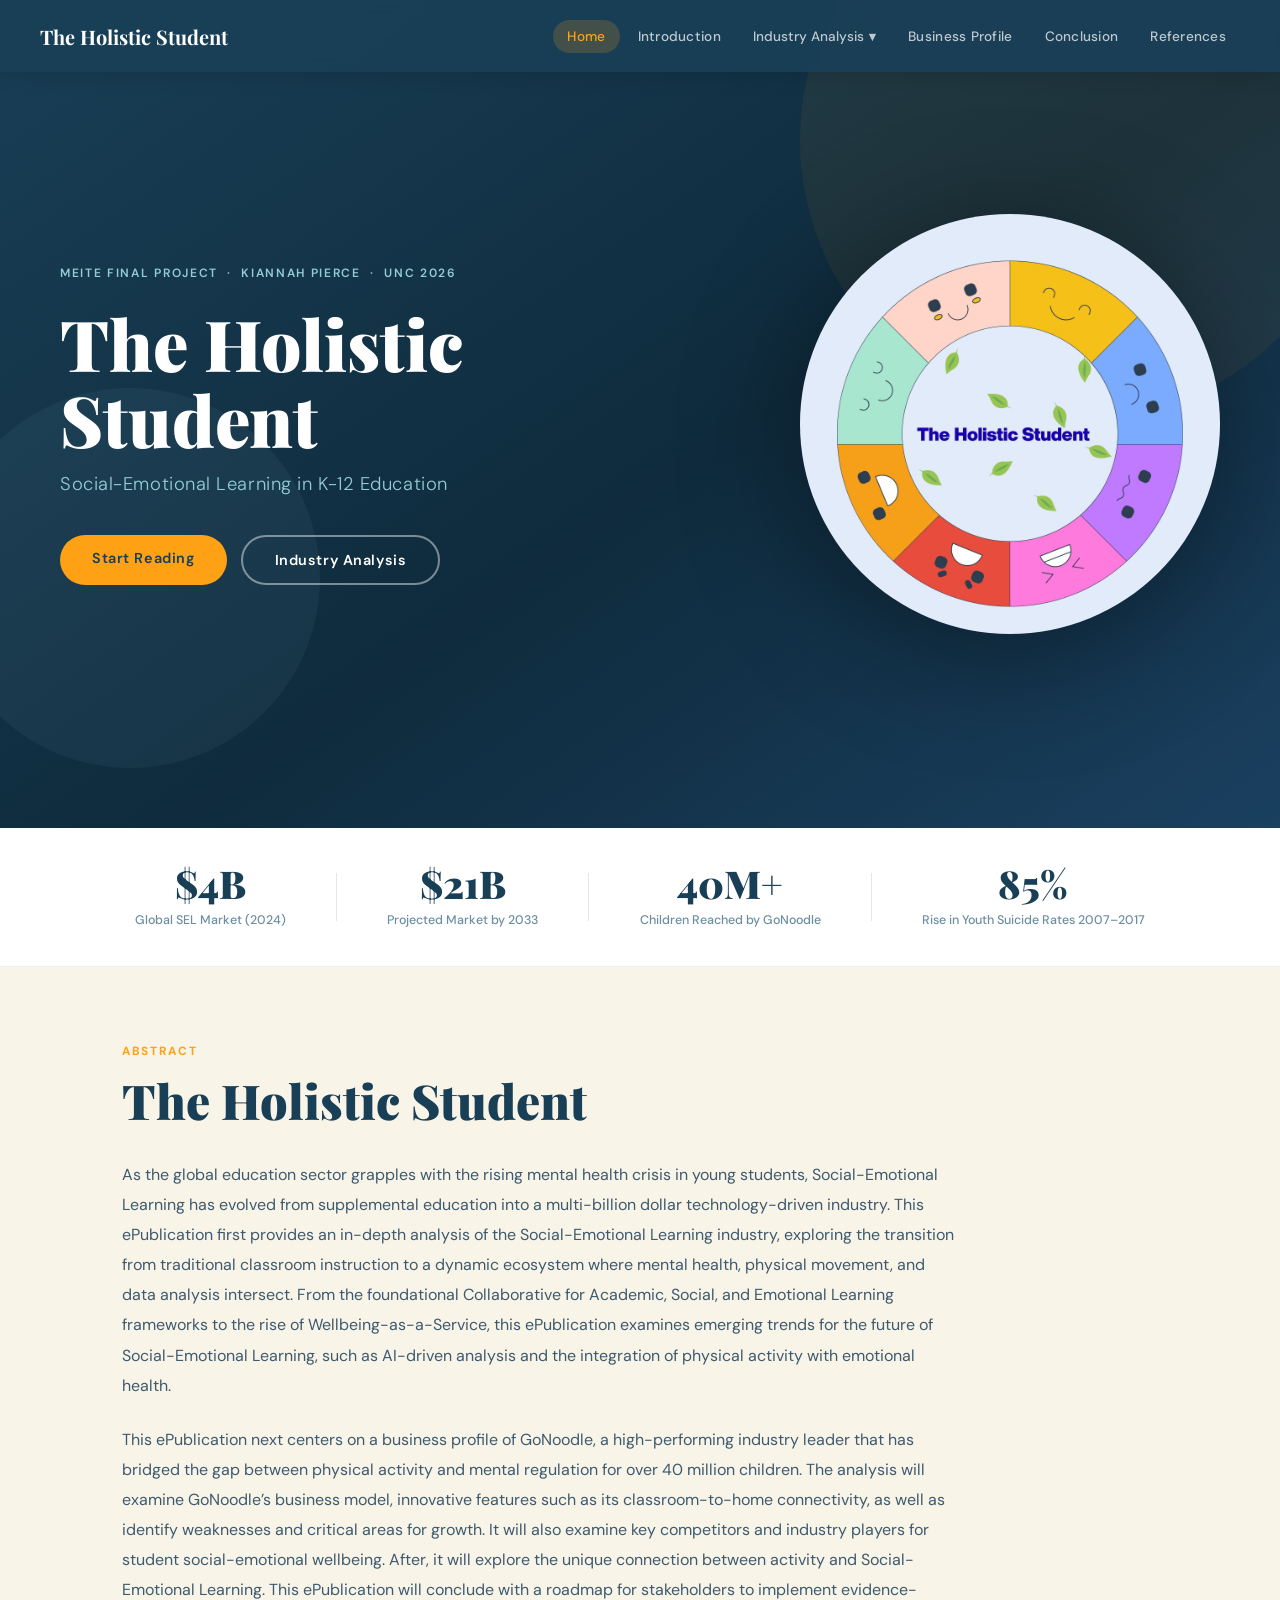
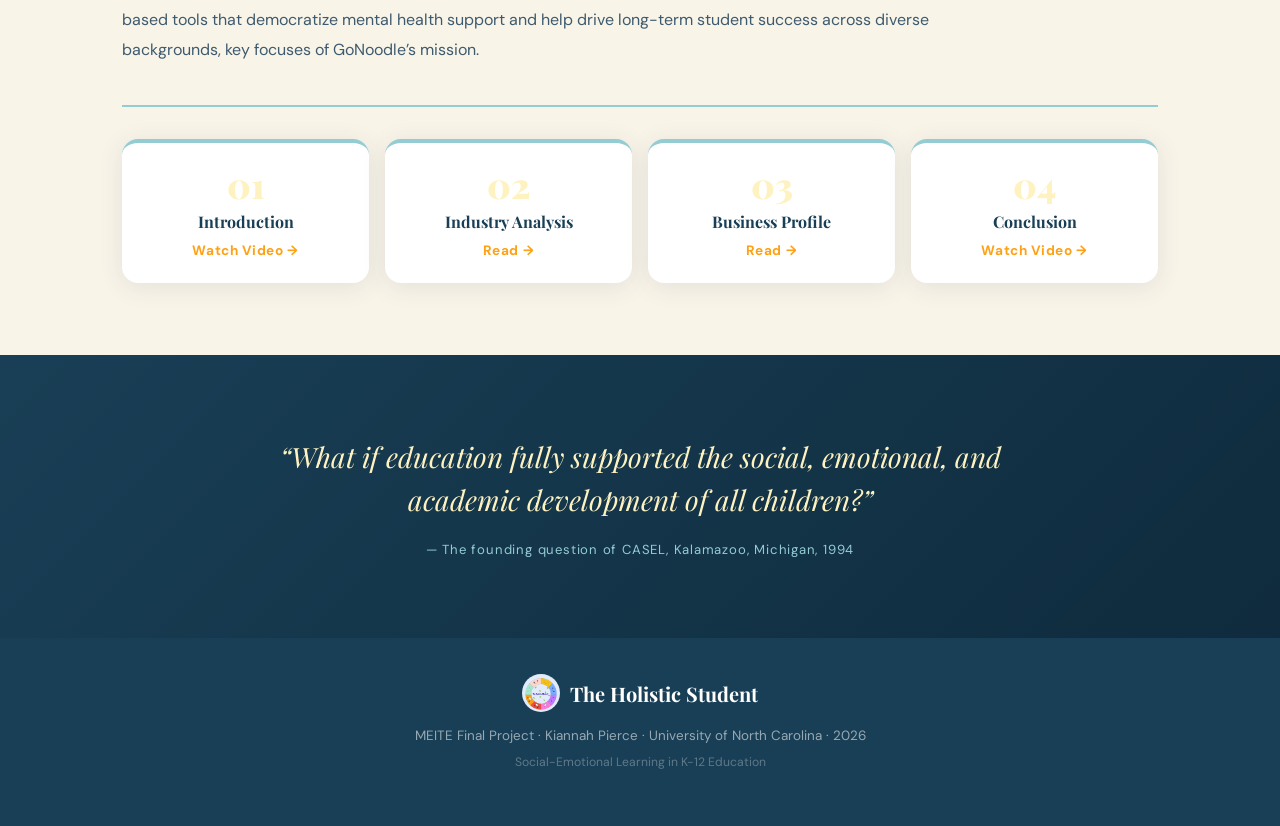
<file: index.html>
<!DOCTYPE html>
<html lang="en">
<head>
 <meta charset="UTF-8" />
 <meta name="viewport" content="width=device-width, initial-scale=1.0" />
 <title>Home | The Holistic Student</title>
 <link href="https://fonts.googleapis.com/css2?family=Playfair+Display:ital,wght@0,400;0,700;0,900;1,400&family=DM+Sans:wght@300;400;500;600&display=swap" rel="stylesheet" />
 <style>
*,*::before,*::after{box-sizing:border-box;margin:0;padding:0}
:root{
 --navy:#193f56;--gold:#ffa114;--teal:#94ccd4;--cream:#fef2c1;
 --white:#ffffff;--offwhite:#f9f4e8;--dark-text:#1a2530;
 --mid-text:#3d5a6e;--light-text:#6b8fa0;
 --font-display:'Playfair Display',Georgia,serif;
 --font-body:'DM Sans',system-ui,sans-serif;
 --radius:16px;--radius-sm:8px;--nav-h:72px;
 --shadow:0 4px 24px rgba(25,63,86,.10);
 --shadow-lg:0 12px 48px rgba(25,63,86,.18);
}
html{scroll-behavior:smooth}
body{font-family:var(--font-body);color:var(--dark-text);background:var(--offwhite);overflow-x:hidden}
/* NAVBAR */
.navbar{position:fixed;top:0;left:0;right:0;z-index:1000;height:var(--nav-h);display:flex;align-items:center;justify-content:space-between;padding:0 40px;background:rgba(25,63,86,.97);backdrop-filter:blur(10px);box-shadow:0 2px 20px rgba(0,0,0,.15);transition:box-shadow .3s}
.nav-logo{display:flex;align-items:center;gap:10px;text-decoration:none;color:var(--white);flex-shrink:0}
.logo-icon{display:none}
.logo-text{font-family:var(--font-display);font-size:1.25rem;font-weight:700}
.nav-logo-img{width:38px;height:38px;border-radius:50%;object-fit:cover;flex-shrink:0}
.nav-links{list-style:none;display:flex;align-items:center;gap:4px}
.nav-link{display:block;padding:8px 14px;border-radius:50px;color:rgba(255,255,255,.72);text-decoration:none;font-size:.85rem;font-weight:500;letter-spacing:.02em;transition:all .22s;white-space:nowrap}
.nav-link:hover,.nav-link.active{color:var(--gold);background:rgba(255,161,20,.18)}
.hamburger{display:none;flex-direction:column;gap:5px;background:none;border:none;cursor:pointer;padding:4px}
.hamburger span{display:block;width:24px;height:2px;background:var(--white);border-radius:2px;transition:.3s}
/* DROPDOWN */
.nav-item-dropdown{position:relative}
.nav-link-dropdown{display:flex;align-items:center;gap:5px;padding:8px 14px;border-radius:50px;color:rgba(255,255,255,.72);text-decoration:none;font-size:.85rem;font-weight:500;cursor:pointer;transition:all .22s;user-select:none;white-space:nowrap;background:none;border:none;font-family:var(--font-body)}
.nav-link-dropdown:hover,.nav-item-dropdown:hover .nav-link-dropdown,.nav-link-dropdown.active{color:var(--gold);background:rgba(255,161,20,.18)}
.nav-chevron{display:inline-block;font-size:.6rem;transition:transform .25s}
.nav-item-dropdown:hover .nav-chevron,.nav-item-dropdown.open .nav-chevron{transform:rotate(180deg)}
.dropdown-menu{position:absolute;top:calc(100% + 8px);left:50%;transform:translateX(-50%) translateY(-6px);min-width:210px;background:#112d3f;border:1px solid rgba(255,255,255,.1);border-radius:var(--radius);box-shadow:0 16px 40px rgba(0,0,0,.35);padding:8px;opacity:0;visibility:hidden;pointer-events:none;transition:opacity .2s ease,transform .2s ease,visibility .2s;z-index:999}
.nav-item-dropdown:hover .dropdown-menu,.nav-item-dropdown.open .dropdown-menu{opacity:1;visibility:visible;pointer-events:auto;transform:translateX(-50%) translateY(0)}
.dropdown-menu::before{content:'';position:absolute;top:-6px;left:50%;transform:translateX(-50%);border-left:6px solid transparent;border-right:6px solid transparent;border-bottom:6px solid #112d3f}
.dropdown-link{display:flex;align-items:center;gap:10px;padding:10px 14px;border-radius:var(--radius-sm);color:rgba(255,255,255,.75);text-decoration:none;font-size:.84rem;font-weight:500;transition:all .18s}
.dropdown-link:hover,.dropdown-link.active{background:rgba(255,161,20,.15);color:var(--gold)}
.dd-icon{font-size:1rem;width:22px;text-align:center;flex-shrink:0}
.dd-desc{display:block;font-size:.72rem;color:rgba(255,255,255,.4);font-weight:400;margin-top:1px}
.dropdown-overview{border-bottom:1px solid rgba(255,255,255,.08);margin-bottom:4px;padding-bottom:4px}
/* PAGE */
.container{max-width:1100px;margin:0 auto;padding:64px 32px}
/* TYPOGRAPHY */
.section-tag{display:inline-block;font-size:.74rem;font-weight:700;letter-spacing:.14em;text-transform:uppercase;color:var(--gold);margin-bottom:14px}
.section-title{font-family:var(--font-display);font-size:clamp(2rem,4vw,3rem);font-weight:900;line-height:1.15;color:var(--navy);margin-bottom:32px}
p{line-height:1.8;color:var(--mid-text);font-size:.97rem;margin-bottom:16px}
p strong{color:var(--navy)}
/* BUTTONS */
.btn{display:inline-block;padding:14px 32px;border-radius:50px;font-size:.9rem;font-weight:600;text-decoration:none;letter-spacing:.04em;transition:all .25s;cursor:pointer;border:none}
.btn-primary{background:var(--gold);color:var(--navy)}
.btn-primary:hover{background:#e8920f;transform:translateY(-2px);box-shadow:0 8px 24px rgba(255,161,20,.35)}
.btn-outline{background:transparent;color:var(--white);border:2px solid rgba(255,255,255,.45)}
.btn-outline:hover{background:rgba(255,255,255,.1);border-color:var(--white)}
/* HERO */
.hero{min-height:calc(100vh - var(--nav-h));background:linear-gradient(145deg,var(--navy) 0%,#0f2b3d 55%,#1a4060 100%);display:flex;align-items:center;justify-content:space-between;position:relative;overflow:hidden;padding:80px 60px 60px;gap:48px}
.hero-shapes{position:absolute;inset:0;pointer-events:none}
.shape{position:absolute;border-radius:50%}
.s1{width:560px;height:560px;background:var(--gold);opacity:.06;top:-140px;right:-80px}
.s2{width:380px;height:380px;background:var(--teal);opacity:.06;bottom:60px;left:-60px}
.hero-content{position:relative;max-width:560px;animation:heroIn .8s ease both;flex-shrink:0}
@keyframes heroIn{from{opacity:0;transform:translateY(30px)}to{opacity:1;transform:translateY(0)}}
.eyebrow{font-size:.75rem;font-weight:600;letter-spacing:.14em;text-transform:uppercase;color:var(--teal);margin-bottom:20px;display:block}
.hero h1{font-family:var(--font-display);font-size:clamp(2.8rem,5.5vw,5rem);font-weight:900;line-height:1.08;color:var(--white);margin-bottom:14px}
.hero-sub{font-size:1.15rem;font-weight:300;color:var(--teal);margin-bottom:36px;letter-spacing:.03em;line-height:1.5}
.hero-btns{display:flex;gap:14px;flex-wrap:wrap}
.hero-logo{position:relative;flex-shrink:0;width:420px;height:420px;animation:logoIn 1s ease .3s both}
@keyframes logoIn{from{opacity:0;transform:scale(.9) rotate(-5deg)}to{opacity:1;transform:scale(1) rotate(0deg)}}
.hero-logo img{width:100%;height:100%;object-fit:contain;border-radius:50%;filter:drop-shadow(0 20px 60px rgba(0,0,0,.4))}
/* STATS BAND */
.stats-band{background:var(--white);border-bottom:1px solid rgba(25,63,86,.08)}
.stats-inner{max-width:1100px;margin:0 auto;padding:36px 32px;display:flex;align-items:center;justify-content:space-around;gap:24px;flex-wrap:wrap}
.stat-item{text-align:center}
.stat-num{display:block;font-family:var(--font-display);font-size:2.4rem;font-weight:900;color:var(--navy);line-height:1;margin-bottom:6px}
.stat-label{font-size:.78rem;color:var(--light-text);font-weight:500;max-width:160px;line-height:1.4}
.stat-divider{width:1px;height:48px;background:rgba(25,63,86,.12)}
/* ABSTRACT */
.overview{background:var(--offwhite)}
.overview .container{padding-top:72px;padding-bottom:72px}
.overview-header{margin-bottom:32px}
.abstract-body p{font-size:1rem;color:var(--mid-text);line-height:1.88;margin-bottom:24px;max-width:840px}
.abstract-chapters{display:grid;grid-template-columns:repeat(4,1fr);gap:16px;margin-top:40px;padding-top:32px;border-top:2px solid var(--teal)}
.ov-card{display:flex;flex-direction:column;align-items:center;background:var(--white);border-radius:var(--radius);padding:24px 16px;text-decoration:none;color:inherit;box-shadow:var(--shadow);border-top:4px solid var(--teal);transition:all .3s;text-align:center}
.ov-card:hover{border-top-color:var(--gold);transform:translateY(-6px);box-shadow:var(--shadow-lg)}
.ov-num{font-family:var(--font-display);font-size:2.2rem;font-weight:900;color:var(--cream);line-height:1;margin-bottom:8px}
.ov-card h3{font-family:var(--font-display);font-size:1rem;font-weight:700;color:var(--navy);margin-bottom:10px}
.ov-cta{font-size:.85rem;font-weight:700;color:var(--gold);letter-spacing:.04em}
/* PULL QUOTE */
.pull-quote{background:linear-gradient(135deg,var(--navy),#0f2b3d);padding:80px 40px;text-align:center}
.pq-inner{max-width:760px;margin:0 auto}
blockquote{font-family:var(--font-display);font-size:clamp(1.25rem,2.8vw,1.75rem);font-style:italic;color:var(--cream);line-height:1.55;margin-bottom:20px}
blockquote::before{content:'\201C'} blockquote::after{content:'\201D'}
cite{display:block;font-size:.82rem;color:var(--teal);letter-spacing:.06em;font-style:normal}
/* FOOTER */
.footer{background:var(--navy);padding:36px 32px;text-align:center}
.footer-inner{max-width:600px;margin:0 auto}
.footer-caption{font-size:.84rem;color:rgba(255,255,255,.55);margin-bottom:4px}
.footer-sub{font-size:.76rem;color:rgba(255,255,255,.3)}
/* ANIMATIONS */
.fade-in{opacity:0;transform:translateY(24px);transition:opacity .55s ease,transform .55s ease}
.fade-in.visible{opacity:1;transform:translateY(0)}
/* RESPONSIVE */
@media(max-width:900px){
 .hero{flex-direction:column;text-align:center;padding:60px 32px 48px;justify-content:center}
 .hero-btns{justify-content:center}
 .hero-logo{width:280px;height:280px}
 .abstract-chapters{grid-template-columns:repeat(2,1fr)}
}
@media(max-width:680px){
 .navbar{padding:0 20px}
 .nav-links{display:none;flex-direction:column;position:fixed;top:var(--nav-h);left:0;right:0;background:var(--navy);padding:16px;gap:4px;box-shadow:0 8px 24px rgba(0,0,0,.3)}
 .nav-links.open{display:flex}
 .nav-link{padding:12px 16px;border-radius:var(--radius-sm)}
 .hamburger{display:flex}
 .dropdown-menu{position:static;transform:none!important;opacity:1;visibility:visible;pointer-events:auto;background:rgba(255,255,255,.06);border:none;box-shadow:none;border-radius:var(--radius-sm);padding:4px 0 4px 12px;margin:4px 0;display:none}
 .dropdown-menu::before{display:none}
 .nav-item-dropdown.open .dropdown-menu{display:block}
 .nav-link-dropdown{width:100%;border-radius:var(--radius-sm);padding:12px 16px;justify-content:space-between}
 .container{padding:40px 20px}
 .hero-logo{width:220px;height:220px}
 .stat-divider{display:none}
 .pull-quote{padding:56px 24px}
 .abstract-chapters{grid-template-columns:1fr 1fr}
}
 </style>
</head>
<body>
 
 <nav class="navbar" id="navbar">
 <a href="index.html" class="nav-logo"><span class="logo-text">The Holistic Student</span></a>
 <button class="hamburger" id="hamburger" aria-label="Toggle menu"></button>
 <ul class="nav-links" id="nav-links">
 <li><a href="index.html" class="nav-link active">Home</a></li>
 <li><a href="introduction.html" class="nav-link ">Introduction</a></li>
 <li class="nav-item-dropdown" id="industryDropdown">
 <button class="nav-link-dropdown " aria-expanded="false" aria-haspopup="true">Industry Analysis <span class="nav-chevron">&#9660;</span></button>
 <ul class="dropdown-menu" role="menu">
 <li class="dropdown-overview"><a href="industry.html" class="dropdown-link " role="menuitem"><span class="dd-label">Overview<span class="dd-desc">Industry at a glance</span></span></a></li>
 <li><a href="industry-timeline.html" class="dropdown-link " role="menuitem"><span class="dd-label">Timeline<span class="dd-desc">History of SEL</span></span></a></li>
 <li><a href="industry-trends.html" class="dropdown-link " role="menuitem"><span class="dd-label">Industry Trends<span class="dd-desc">External forces shaping SEL</span></span></a></li>
 <li><a href="industry-future.html" class="dropdown-link " role="menuitem"><span class="dd-label">Future Predictions<span class="dd-desc">Where SEL is heading</span></span></a></li>
 <li><a href="industry-entities.html" class="dropdown-link " role="menuitem"><span class="dd-label">High Performing Entities<span class="dd-desc">Major players in the field</span></span></a></li>
 </ul>
 </li>
 <li><a href="business.html" class="nav-link ">Business Profile</a></li>
 <li><a href="conclusion.html" class="nav-link ">Conclusion</a></li>
 <li><a href="references.html" class="nav-link ">References</a></li>
 </ul>
 </nav>
 
 <section class="hero">
 <div class="hero-shapes">
 <div class="shape s1"></div>
 <div class="shape s2"></div>
 </div>
 <div class="hero-content">
 <p class="eyebrow">MEITE Final Project &nbsp;&middot;&nbsp; Kiannah Pierce &nbsp;&middot;&nbsp; UNC 2026</p>
 <h1>The Holistic Student</h1>
 <p class="hero-sub">Social-Emotional Learning in K-12 Education</p>
 <div class="hero-btns">
 <a href="introduction.html" class="btn btn-primary">Start Reading</a>
 <a href="industry.html" class="btn btn-outline">Industry Analysis</a>
 </div>
 </div>
 <div class="hero-logo">
 <img src="social emotional learning.jpg" alt="The Holistic Student emotion wheel logo" />
 </div>
 </section>
 
 <section class="stats-band">
 <div class="stats-inner stagger-parent">
 <div class="stat-item"><span class="stat-num" id="s1">$0B</span><span class="stat-label">Global SEL Market (2024)</span></div>
 <div class="stat-divider"></div>
 <div class="stat-item"><span class="stat-num" id="s2">$0B</span><span class="stat-label">Projected Market by 2033</span></div>
 <div class="stat-divider"></div>
 <div class="stat-item"><span class="stat-num" id="s3">0M+</span><span class="stat-label">Children Reached by GoNoodle</span></div>
 <div class="stat-divider"></div>
 <div class="stat-item"><span class="stat-num" id="s4">0%</span><span class="stat-label">Rise in Youth Suicide Rates 2007&ndash;2017</span></div>
 </div>
 </section>
 
 <section class="overview">
 <div class="container">
 <div class="overview-header fade-in">
 <span class="section-tag">Abstract</span>
 <h2 class="section-title">The Holistic Student</h2>
 </div>
 <div class="abstract-body fade-in">
 <p>As the global education sector grapples with the rising mental health crisis in young students, Social-Emotional Learning has evolved from supplemental education into a multi-billion dollar technology-driven industry. This ePublication first provides an in-depth analysis of the Social-Emotional Learning industry, exploring the transition from traditional classroom instruction to a dynamic ecosystem where mental health, physical movement, and data analysis intersect. From the foundational Collaborative for Academic, Social, and Emotional Learning frameworks to the rise of Wellbeing-as-a-Service, this ePublication examines emerging trends for the future of Social-Emotional Learning, such as AI-driven analysis and the integration of physical activity with emotional health.</p>
 <p>This ePublication next centers on a business profile of GoNoodle, a high-performing industry leader that has bridged the gap between physical activity and mental regulation for over 40 million children. The analysis will examine GoNoodle&rsquo;s business model, innovative features such as its classroom-to-home connectivity, as well as identify weaknesses and critical areas for growth. It will also examine key competitors and industry players for student social-emotional wellbeing. After, it will explore the unique connection between activity and Social-Emotional Learning. This ePublication will conclude with a roadmap for stakeholders to implement evidence-based tools that democratize mental health support and help drive long-term student success across diverse backgrounds, key focuses of GoNoodle&rsquo;s mission.</p>
 <div class="abstract-chapters stagger-parent">
 <a href="introduction.html" class="ov-card"><div class="ov-num">01</div><h3>Introduction</h3><span class="ov-cta">Watch Video &rarr;</span></a>
 <a href="industry.html" class="ov-card"><div class="ov-num">02</div><h3>Industry Analysis</h3><span class="ov-cta">Read &rarr;</span></a>
 <a href="business.html" class="ov-card"><div class="ov-num">03</div><h3>Business Profile</h3><span class="ov-cta">Read &rarr;</span></a>
 <a href="conclusion.html" class="ov-card"><div class="ov-num">04</div><h3>Conclusion</h3><span class="ov-cta">Watch Video &rarr;</span></a>
 </div>
 </div>
 </div>
 </section>
 
 <section class="pull-quote fade-in">
 <div class="pq-inner">
 <blockquote>What if education fully supported the social, emotional, and academic development of all children?</blockquote>
 <cite>&mdash; The founding question of CASEL, Kalamazoo, Michigan, 1994</cite>
 </div>
 </section>
 
 <footer class="footer">
 <div class="footer-inner">
 <a href="index.html" class="nav-logo" style="justify-content:center;margin-bottom:12px;">
 <img src="social emotional learning.jpg" alt="The Holistic Student" class="nav-logo-img" />
 <span class="logo-text">The Holistic Student</span>
 </a>
 <p class="footer-caption">MEITE Final Project &middot; Kiannah Pierce &middot; University of North Carolina &middot; 2026</p>
 <p class="footer-sub">Social-Emotional Learning in K-12 Education</p>
 </div>
 </footer>
 
 <script>
 function animateCounter(el,target,suffix,prefix){
 let s=null;
 const step=ts=>{if(!s)s=ts;const p=Math.min((ts-s)/1400,1),e=1-Math.pow(1-p,3);el.textContent=prefix+Math.round(e*target)+suffix;if(p<1)requestAnimationFrame(step);};
 requestAnimationFrame(step);
 }
 const obs=new IntersectionObserver(entries=>{
 entries.forEach(e=>{if(e.isIntersecting){animateCounter(document.getElementById('s1'),4,'B','$');animateCounter(document.getElementById('s2'),21,'B','$');animateCounter(document.getElementById('s3'),40,'M+','');animateCounter(document.getElementById('s4'),85,'%','');obs.disconnect();}});
 },{threshold:.5});
 obs.observe(document.querySelector('.stats-band'));
 const shapes=document.querySelectorAll('.hero .shape');
 window.addEventListener('scroll',()=>{const y=window.scrollY;shapes.forEach((s,i)=>{s.style.transform=`translateY(${y*(i+1)*.12}px)`;});},{passive:true});
 </script>
 <script>
 (function(){
 const hb=document.getElementById('hamburger'),nm=document.getElementById('nav-links');
 if(hb&&nm){hb.addEventListener('click',()=>nm.classList.toggle('open'));document.addEventListener('click',e=>{if(!hb.contains(e.target)&&!nm.contains(e.target))nm.classList.remove('open')});}
 const nb=document.getElementById('navbar');
 if(nb)window.addEventListener('scroll',()=>{nb.style.boxShadow=window.scrollY>20?'0 4px 32px rgba(0,0,0,.28)':'0 2px 20px rgba(0,0,0,.15)';},{passive:true});
 const fadeObs=new IntersectionObserver(entries=>{entries.forEach(e=>{if(e.isIntersecting){const d=e.target.dataset.delay||0;setTimeout(()=>e.target.classList.add('visible'),+d);fadeObs.unobserve(e.target);}});},{threshold:.12});
 document.querySelectorAll('.fade-in').forEach(el=>fadeObs.observe(el));
 document.querySelectorAll('.stagger-parent').forEach(parent=>{Array.from(parent.children).forEach((child,i)=>{child.style.cssText=`opacity:0;transform:translateY(20px);transition:opacity .45s ease ${i*100}ms,transform .45s ease ${i*100}ms`;const o=new IntersectionObserver(([e])=>{if(e.isIntersecting){child.style.opacity='1';child.style.transform='translateY(0)';o.unobserve(child);}},{threshold:.1});o.observe(child);});});
 const dd=document.getElementById('industryDropdown');
 if(dd){const btn=dd.querySelector('.nav-link-dropdown'),menu=dd.querySelector('.dropdown-menu');btn.addEventListener('click',e=>{const open=dd.classList.toggle('open');btn.setAttribute('aria-expanded',open);e.stopPropagation();});document.addEventListener('click',e=>{if(!dd.contains(e.target)){dd.classList.remove('open');btn.setAttribute('aria-expanded','false');}});menu.querySelectorAll('.dropdown-link').forEach(l=>l.addEventListener('click',()=>{dd.classList.remove('open');btn.setAttribute('aria-expanded','false');document.getElementById('nav-links')?.classList.remove('open');}));}
 })();
 </script>
 
</body>
</html>
</file>
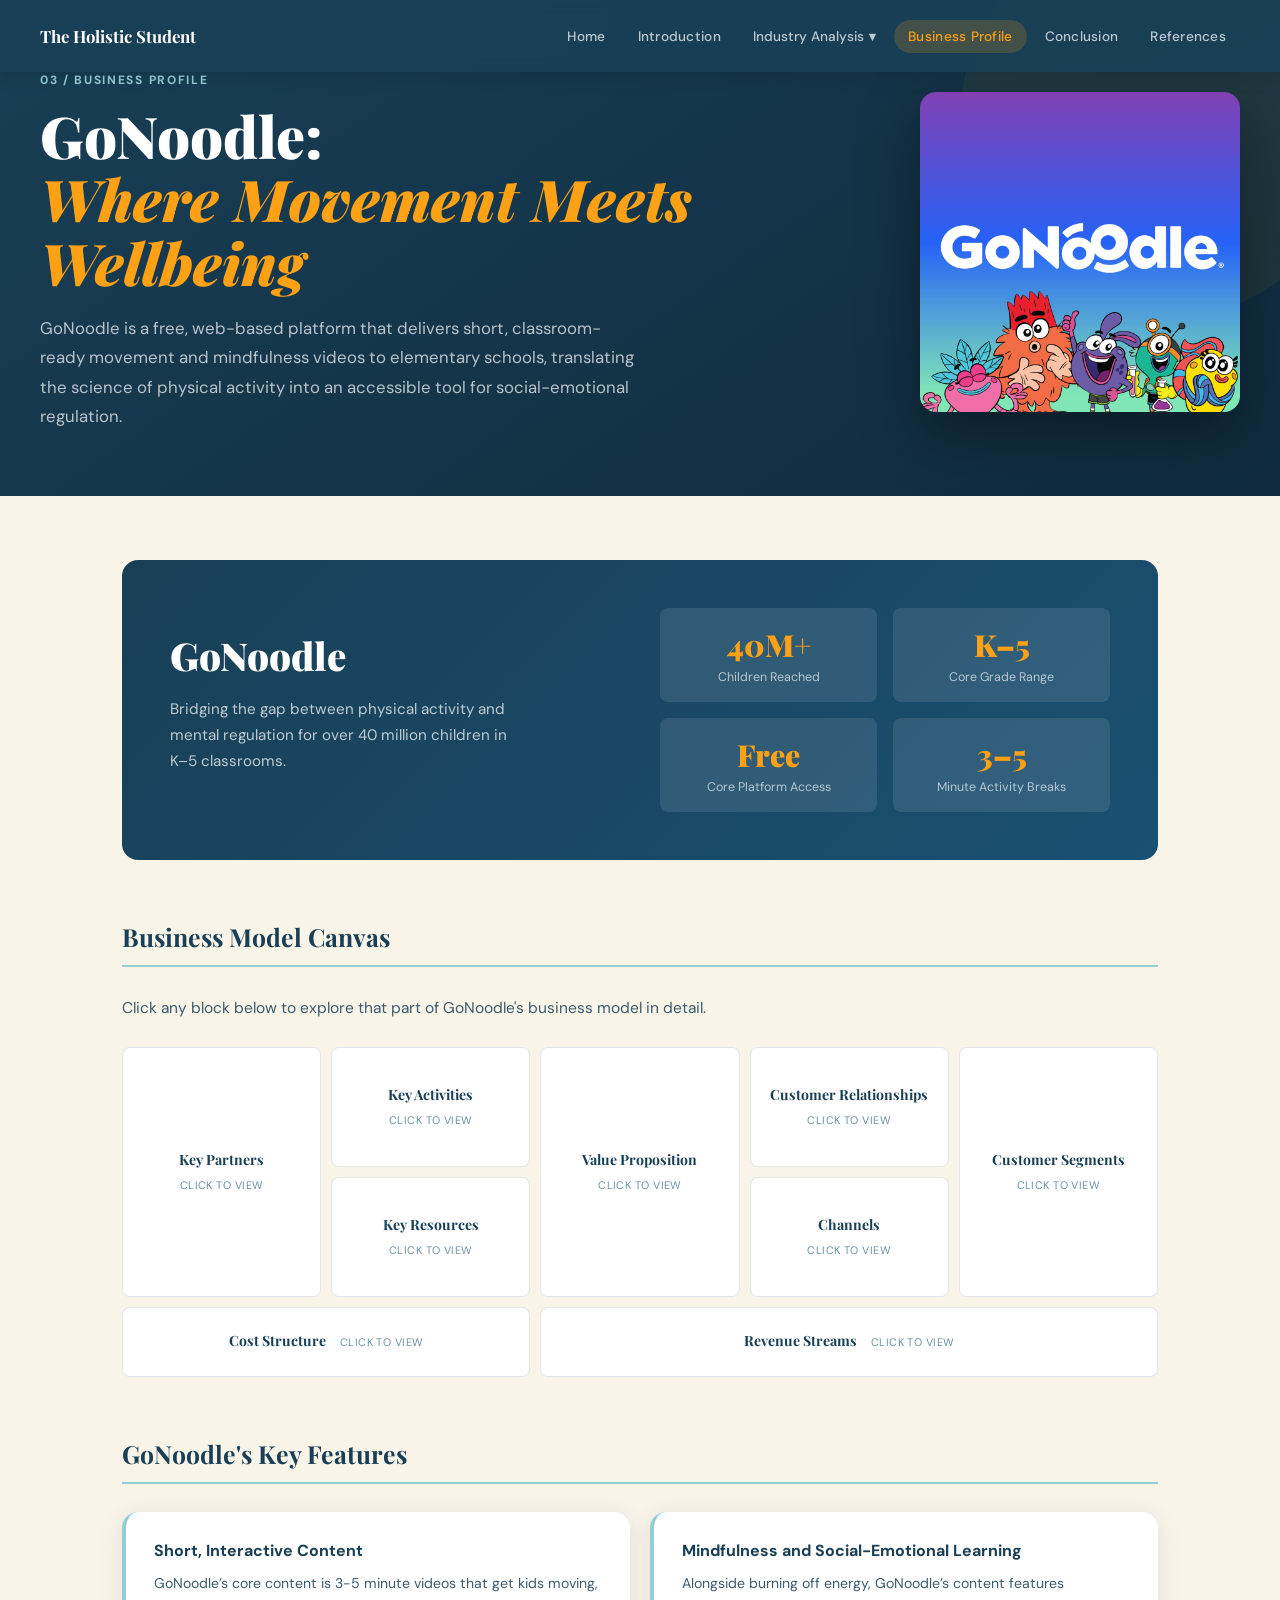
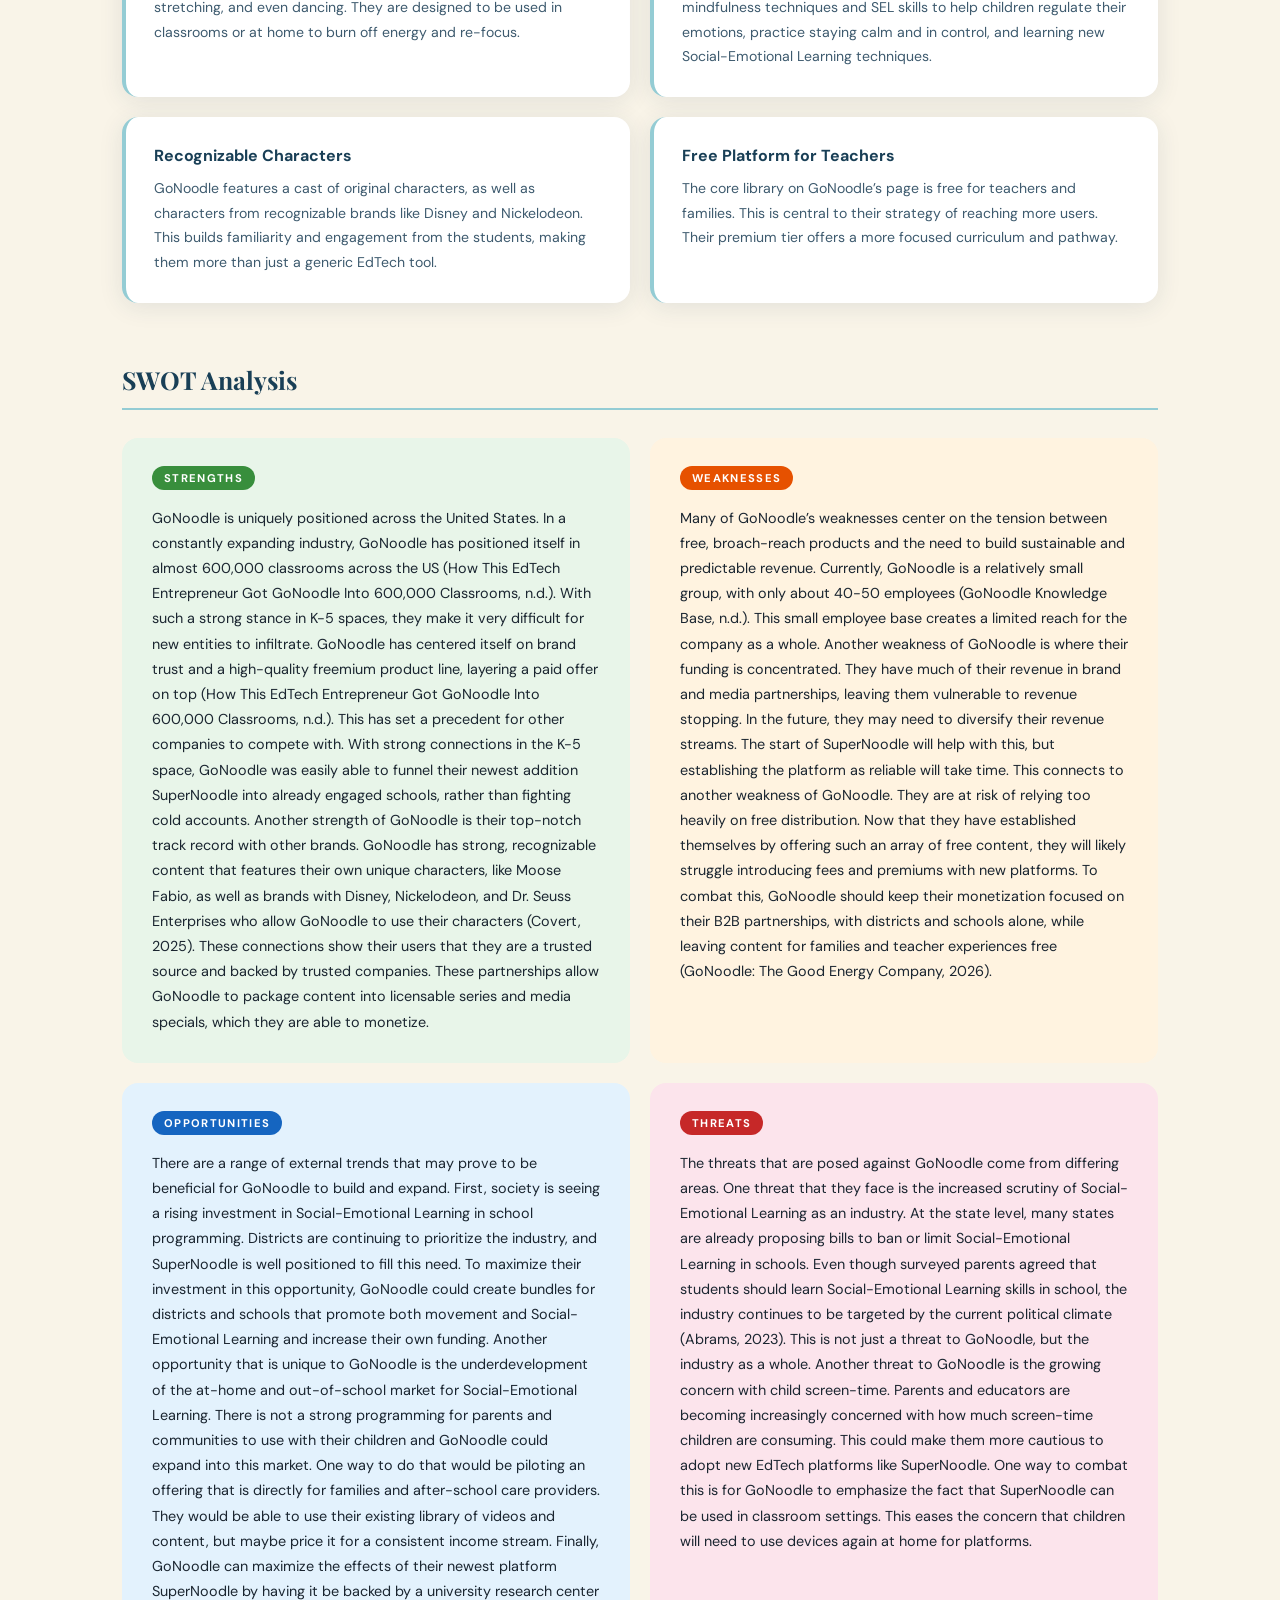
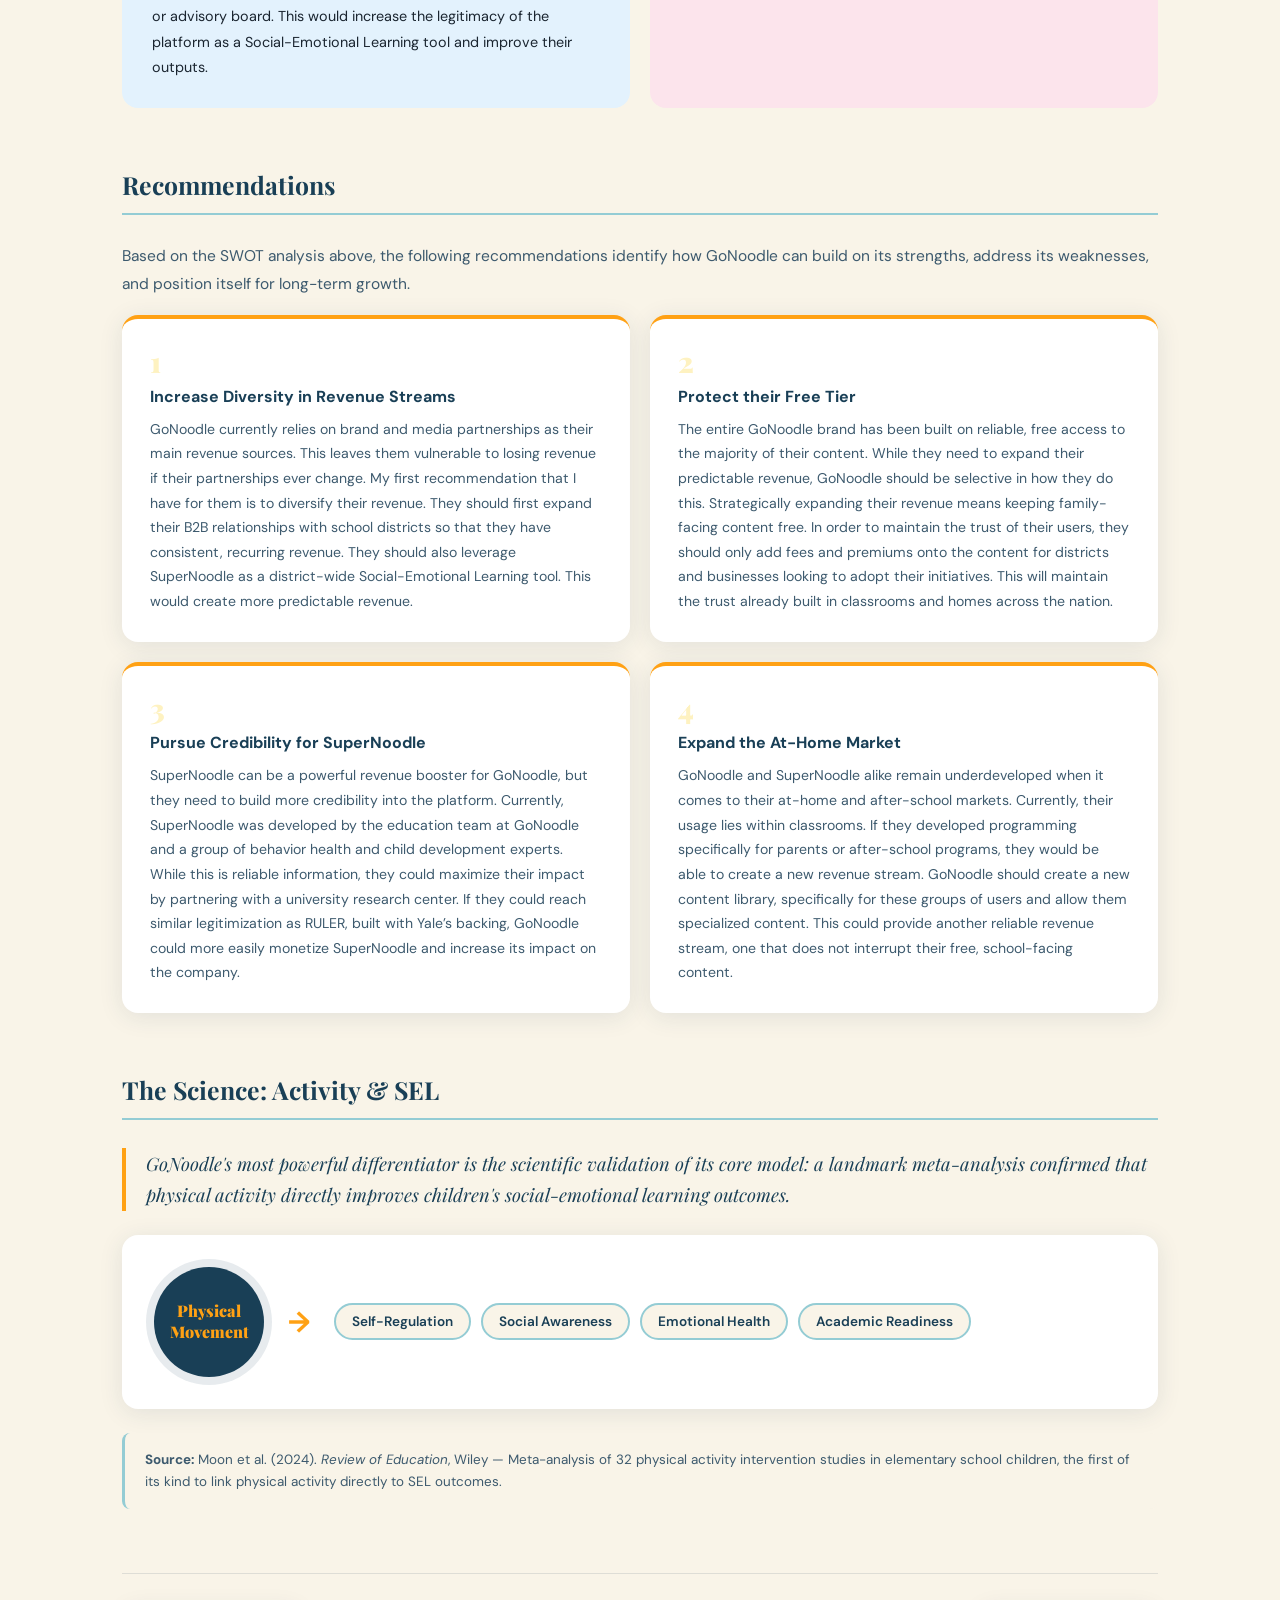
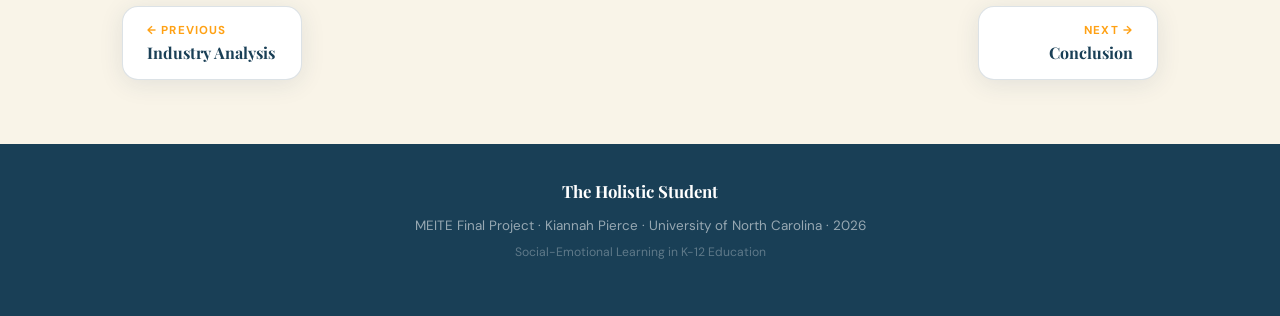
<file: business.html>
<!DOCTYPE html>
<html lang="en">
<head>
 <meta charset="UTF-8" />
 <meta name="viewport" content="width=device-width, initial-scale=1.0" />
 <title>Business Profile | The Holistic Student</title>
 <link href="https://fonts.googleapis.com/css2?family=Playfair+Display:ital,wght@0,400;0,700;0,900;1,400&family=DM+Sans:wght@300;400;500;600&display=swap" rel="stylesheet" />
 <style>
*,*::before,*::after{box-sizing:border-box;margin:0;padding:0}
:root{
 --navy:#193f56;--gold:#ffa114;--teal:#94ccd4;--cream:#fef2c1;
 --white:#ffffff;--offwhite:#f9f4e8;--dark-text:#1a2530;
 --mid-text:#3d5a6e;--light-text:#6b8fa0;
 --font-display:'Playfair Display',Georgia,serif;
 --font-body:'DM Sans',system-ui,sans-serif;
 --radius:16px;--radius-sm:8px;--nav-h:72px;
 --shadow:0 4px 24px rgba(25,63,86,.10);
 --shadow-lg:0 12px 48px rgba(25,63,86,.18);
}
html{scroll-behavior:smooth}
body{font-family:var(--font-body);color:var(--dark-text);background:var(--offwhite);overflow-x:hidden}
/* NAVBAR */
.navbar{position:fixed;top:0;left:0;right:0;z-index:1000;height:var(--nav-h);display:flex;align-items:center;justify-content:space-between;padding:0 40px;background:rgba(25,63,86,.97);backdrop-filter:blur(10px);box-shadow:0 2px 20px rgba(0,0,0,.15);transition:box-shadow .3s}
.nav-logo{display:flex;align-items:center;gap:10px;text-decoration:none;color:var(--white);flex-shrink:0}
.logo-icon{font-size:1.4rem;color:var(--gold)}
.logo-text{font-family:var(--font-display);font-size:1.05rem;font-weight:700}
.nav-links{list-style:none;display:flex;align-items:center;gap:4px}
.nav-link{display:block;padding:8px 14px;border-radius:50px;color:rgba(255,255,255,.72);text-decoration:none;font-size:.85rem;font-weight:500;letter-spacing:.02em;transition:all .22s;white-space:nowrap}
.nav-link:hover,.nav-link.active{color:var(--gold);background:rgba(255,161,20,.18)}
.hamburger{display:none;flex-direction:column;gap:5px;background:none;border:none;cursor:pointer;padding:4px}
.hamburger span{display:block;width:24px;height:2px;background:var(--white);border-radius:2px;transition:.3s}
/* DROPDOWN */
.nav-item-dropdown{position:relative}
.nav-link-dropdown{display:flex;align-items:center;gap:5px;padding:8px 14px;border-radius:50px;color:rgba(255,255,255,.72);text-decoration:none;font-size:.85rem;font-weight:500;cursor:pointer;transition:all .22s;user-select:none;white-space:nowrap;background:none;border:none;font-family:var(--font-body)}
.nav-link-dropdown:hover,.nav-item-dropdown:hover .nav-link-dropdown,.nav-link-dropdown.active{color:var(--gold);background:rgba(255,161,20,.18)}
.nav-chevron{display:inline-block;font-size:.6rem;transition:transform .25s}
.nav-item-dropdown:hover .nav-chevron,.nav-item-dropdown.open .nav-chevron{transform:rotate(180deg)}
.dropdown-menu{position:absolute;top:calc(100% + 8px);left:50%;transform:translateX(-50%) translateY(-6px);min-width:210px;background:#112d3f;border:1px solid rgba(255,255,255,.1);border-radius:var(--radius);box-shadow:0 16px 40px rgba(0,0,0,.35);padding:8px;opacity:0;visibility:hidden;pointer-events:none;transition:opacity .2s ease,transform .2s ease,visibility .2s;z-index:999}
.nav-item-dropdown:hover .dropdown-menu,.nav-item-dropdown.open .dropdown-menu{opacity:1;visibility:visible;pointer-events:auto;transform:translateX(-50%) translateY(0)}
.dropdown-menu::before{content:'';position:absolute;top:-6px;left:50%;transform:translateX(-50%);border-left:6px solid transparent;border-right:6px solid transparent;border-bottom:6px solid #112d3f}
.dropdown-link{display:flex;align-items:center;gap:10px;padding:10px 14px;border-radius:var(--radius-sm);color:rgba(255,255,255,.75);text-decoration:none;font-size:.84rem;font-weight:500;transition:all .18s}
.dropdown-link:hover,.dropdown-link.active{background:rgba(255,161,20,.15);color:var(--gold)}
.dd-icon{font-size:1rem;width:22px;text-align:center;flex-shrink:0}
.dd-desc{display:block;font-size:.72rem;color:rgba(255,255,255,.4);font-weight:400;margin-top:1px}
.dropdown-overview{border-bottom:1px solid rgba(255,255,255,.08);margin-bottom:4px;padding-bottom:4px}
/* BREADCRUMB & TABS */
.industry-breadcrumb{display:flex;align-items:center;gap:8px;background:rgba(255,255,255,.06);border-bottom:1px solid rgba(255,255,255,.1);padding:10px 40px;font-size:.78rem;color:rgba(255,255,255,.55);flex-wrap:wrap}
.industry-breadcrumb a{color:var(--teal);text-decoration:none;font-weight:500}
.industry-breadcrumb a:hover{color:var(--gold)}
.bc-sep{opacity:.4}.bc-current{color:var(--gold);font-weight:600}
.industry-tabs{background:var(--white);border-bottom:2px solid rgba(25,63,86,.08);padding:0 40px;display:flex;gap:0;overflow-x:auto}
.industry-tab{display:flex;align-items:center;gap:8px;padding:16px 20px;border-bottom:3px solid transparent;color:var(--mid-text);text-decoration:none;font-size:.88rem;font-weight:600;white-space:nowrap;transition:all .2s;margin-bottom:-2px}
.industry-tab:hover{color:var(--navy);border-bottom-color:var(--teal)}
.industry-tab.active{color:var(--navy);border-bottom-color:var(--gold)}
/* PAGE */
.page-wrapper{padding-top:var(--nav-h);min-height:100vh}
.container{max-width:1100px;margin:0 auto;padding:64px 32px}
/* TYPOGRAPHY */
.section-tag{display:inline-block;font-size:.74rem;font-weight:700;letter-spacing:.14em;text-transform:uppercase;color:var(--gold);margin-bottom:14px}
.section-title{font-family:var(--font-display);font-size:clamp(2rem,4vw,3rem);font-weight:900;line-height:1.15;color:var(--navy);margin-bottom:40px}
.section-header{margin-bottom:52px}
.subsection-title{margin:60px 0 28px;padding-bottom:12px;border-bottom:2px solid var(--teal)}
.subsection-title h3{font-family:var(--font-display);font-size:1.55rem;color:var(--navy)}
.lead-text{font-family:var(--font-display);font-size:1.15rem;font-style:italic;color:var(--navy);line-height:1.7;margin-bottom:24px;padding-left:20px;border-left:4px solid var(--gold)}
p{line-height:1.8;color:var(--mid-text);font-size:.97rem;margin-bottom:16px}
p strong{color:var(--navy)}
/* BUTTONS */
.btn{display:inline-block;padding:14px 32px;border-radius:50px;font-size:.9rem;font-weight:600;text-decoration:none;letter-spacing:.04em;transition:all .25s;cursor:pointer;border:none}
.btn-primary{background:var(--gold);color:var(--navy)}
.btn-primary:hover{background:#e8920f;transform:translateY(-2px);box-shadow:0 8px 24px rgba(255,161,20,.35)}
.btn-outline{background:transparent;color:var(--white);border:2px solid rgba(255,255,255,.45)}
.btn-outline:hover{background:rgba(255,255,255,.1);border-color:var(--white)}
/* PAGE HERO */
.page-hero{background:linear-gradient(145deg,var(--navy) 0%,#0f2b3d 100%);padding:72px 40px 64px;position:relative;overflow:hidden}
.page-hero::after{content:'';position:absolute;right:-80px;top:-80px;width:400px;height:400px;border-radius:50%;background:var(--gold);opacity:.06}
.page-hero .hero-inner{max-width:760px;position:relative}
.page-hero .hero-tag{font-size:.75rem;font-weight:700;letter-spacing:.14em;text-transform:uppercase;color:var(--teal);margin-bottom:16px;display:block}
.page-hero h1{font-family:var(--font-display);font-size:clamp(2.2rem,5vw,3.6rem);font-weight:900;color:var(--white);line-height:1.1;margin-bottom:20px}
.page-hero h1 em{color:var(--gold);font-style:italic}
.page-hero p{font-size:1.05rem;color:rgba(255,255,255,.7);line-height:1.75;max-width:600px;margin-bottom:0}
/* PAGE NAV */
.page-nav{display:flex;justify-content:space-between;align-items:center;border-top:1px solid rgba(25,63,86,.12);padding:32px 0 0;margin-top:64px;gap:16px;flex-wrap:wrap}
.page-nav-btn{display:flex;flex-direction:column;text-decoration:none;color:var(--navy);padding:16px 24px;border-radius:var(--radius);border:1px solid rgba(25,63,86,.15);background:var(--white);transition:all .25s;min-width:180px;box-shadow:var(--shadow)}
.page-nav-btn:hover{background:var(--cream);border-color:var(--gold);transform:translateY(-2px)}
.page-nav-btn.next{align-items:flex-end}
.page-nav-label{font-size:.72rem;font-weight:700;letter-spacing:.1em;text-transform:uppercase;color:var(--gold);margin-bottom:4px}
.page-nav-title{font-family:var(--font-display);font-size:1rem;font-weight:700;color:var(--navy)}
/* FOOTER */
.footer{background:var(--navy);padding:36px 32px;text-align:center;margin-top:auto}
.footer-inner{max-width:600px;margin:0 auto}
.footer-caption{font-size:.84rem;color:rgba(255,255,255,.55);margin-bottom:4px}
.footer-sub{font-size:.76rem;color:rgba(255,255,255,.3)}
/* ANIMATIONS */
.fade-in{opacity:0;transform:translateY(24px);transition:opacity .55s ease,transform .55s ease}
.fade-in.visible{opacity:1;transform:translateY(0)}
/* RESPONSIVE NAV */
@media(max-width:680px){
 .navbar{padding:0 20px}
 .nav-links{display:none;flex-direction:column;position:fixed;top:var(--nav-h);left:0;right:0;background:var(--navy);padding:16px;gap:4px;box-shadow:0 8px 24px rgba(0,0,0,.3)}
 .nav-links.open{display:flex}
 .nav-link{padding:12px 16px;border-radius:var(--radius-sm)}
 .hamburger{display:flex}
 .dropdown-menu{position:static;transform:none!important;opacity:1;visibility:visible;pointer-events:auto;background:rgba(255,255,255,.06);border:none;box-shadow:none;border-radius:var(--radius-sm);padding:4px 0 4px 12px;margin:4px 0;display:none}
 .dropdown-menu::before{display:none}
 .nav-item-dropdown.open .dropdown-menu{display:block}
 .nav-link-dropdown{width:100%;border-radius:var(--radius-sm);padding:12px 16px;justify-content:space-between}
 .page-hero{padding:48px 24px}
 .container{padding:40px 20px}
 .industry-breadcrumb{padding:10px 20px}
 .industry-tabs{padding:0 20px}
}

/* BUSINESS PROFILE STYLES */
.profile-banner{background:linear-gradient(135deg,var(--navy),#1a5072);border-radius:var(--radius);padding:48px;display:grid;grid-template-columns:1fr 1fr;gap:40px;align-items:center;margin-bottom:16px;color:var(--white)}
.gn-logo{display:flex;align-items:center;font-family:var(--font-display);font-size:2.4rem;font-weight:900;margin-bottom:16px}
.gn-c{width:56px;height:56px;border-radius:50%;background:var(--gold);color:var(--navy);display:flex;align-items:center;justify-content:center;font-size:1.8rem;margin-right:12px}
.profile-tag{font-size:.95rem;color:rgba(255,255,255,.72);line-height:1.7;max-width:340px}
.pm-grid{display:grid;grid-template-columns:1fr 1fr;gap:16px}
.pm-item{background:rgba(255,255,255,.1);border-radius:var(--radius-sm);padding:16px 20px;text-align:center}
.pm-val{display:block;font-family:var(--font-display);font-size:1.9rem;font-weight:900;color:var(--gold)}
.pm-lbl{font-size:.78rem;color:rgba(255,255,255,.65)}
.feat-grid{display:grid;grid-template-columns:repeat(2,1fr);gap:20px}
.feat-card{background:var(--white);border-radius:var(--radius);padding:28px;box-shadow:var(--shadow);border-left:4px solid var(--teal);transition:all .3s}
.feat-card:hover{border-left-color:var(--gold);transform:translateX(4px);box-shadow:var(--shadow-lg)}
.fc-icon{font-size:1.8rem;margin-bottom:12px}
.feat-card h4{font-size:1rem;font-weight:700;color:var(--navy);margin-bottom:10px}
.feat-card p{font-size:.88rem;color:var(--mid-text);line-height:1.75;margin:0}
.swot-grid{display:grid;grid-template-columns:repeat(2,1fr);gap:20px}
.swot-card{border-radius:var(--radius);padding:28px 30px;transition:all .3s}
.swot-card:hover{transform:translateY(-4px);box-shadow:var(--shadow-lg)}
.swot-badge{display:inline-block;font-size:.7rem;font-weight:700;letter-spacing:.12em;text-transform:uppercase;padding:5px 12px;border-radius:20px;margin-bottom:16px}
.sw-s{background:#e8f5e9}.sw-s .swot-badge{background:#388e3c;color:#fff}
.sw-w{background:#fff3e0}.sw-w .swot-badge{background:#e65100;color:#fff}
.sw-o{background:#e3f2fd}.sw-o .swot-badge{background:#1565c0;color:#fff}
.sw-t{background:#fce4ec}.sw-t .swot-badge{background:#c62828;color:#fff}
.swot-text{font-size:.9rem;color:var(--dark-text);line-height:1.75;margin:0}
.comp-wrap{overflow-x:auto;border-radius:var(--radius);box-shadow:var(--shadow)}
.comp-table{width:100%;border-collapse:collapse;background:var(--white)}
.comp-table thead{background:var(--navy);color:var(--white)}
.comp-table th{padding:15px 18px;text-align:left;font-size:.78rem;font-weight:600;letter-spacing:.05em;text-transform:uppercase}
.comp-table td{padding:13px 18px;font-size:.87rem;color:var(--dark-text);border-bottom:1px solid #eee}
.comp-table tbody tr:hover{background:var(--offwhite)}
.row-hl{background:#fffbea!important;border-left:4px solid var(--gold)}
.row-hl td{font-weight:500}
.sci-diag{display:flex;align-items:center;gap:24px;background:var(--white);border-radius:var(--radius);padding:32px;box-shadow:var(--shadow);margin:24px 0;flex-wrap:wrap}
.sd-center{background:var(--navy);color:var(--gold);font-family:var(--font-display);font-weight:900;font-size:1rem;text-align:center;line-height:1.3;width:110px;height:110px;border-radius:50%;display:flex;align-items:center;justify-content:center;flex-shrink:0;box-shadow:0 0 0 8px rgba(25,63,86,.1)}
.sd-arrow{font-size:1.8rem;color:var(--gold);font-weight:700}
.sd-outcomes{display:flex;flex-wrap:wrap;gap:10px}
.sd-outcome{background:var(--offwhite);border:2px solid var(--teal);border-radius:50px;padding:8px 16px;font-size:.85rem;font-weight:600;color:var(--navy)}
.research-cite{background:var(--offwhite);border-radius:var(--radius-sm);padding:16px 20px;font-size:.84rem;color:var(--mid-text);line-height:1.65;border-left:3px solid var(--teal)}

/* BUSINESS MODEL CANVAS */
.bmc-grid{display:grid;grid-template-columns:repeat(5,1fr);grid-template-rows:repeat(3,auto);gap:10px;margin:24px 0 20px}
.bmc-cell{background:var(--white);border:1.5px solid rgba(25,63,86,.12);border-radius:var(--radius-sm);padding:16px 12px;cursor:pointer;display:flex;flex-direction:column;align-items:center;justify-content:center;text-align:center;gap:8px;min-height:120px;transition:all .2s}
.bmc-cell:hover{border-color:var(--teal);transform:translateY(-2px);box-shadow:var(--shadow)}
.bmc-cell.bmc-active{border:2px solid var(--gold);background:var(--cream)}
.bmc-icon{font-size:1.7rem}
.bmc-title{font-family:var(--font-display);font-size:.88rem;font-weight:700;color:var(--navy);line-height:1.3}
.bmc-hint{font-size:.68rem;color:var(--light-text);text-transform:uppercase;letter-spacing:.04em}
.bmc-wide{flex-direction:row;gap:14px;min-height:70px}
.bmc-detail-box{display:none;margin:8px 0 8px;padding:28px 32px;background:var(--offwhite);border-radius:var(--radius);border-left:4px solid var(--gold)}
.bmc-detail-box.bmc-open{display:block}
.bmc-detail-hdr{display:flex;align-items:center;gap:12px;margin-bottom:14px}
.bmc-detail-icon{font-size:1.5rem}
.bmc-detail-title{font-family:var(--font-display);font-size:1.15rem;font-weight:700;color:var(--navy)}
.bmc-detail-list{margin:0;padding-left:1.2rem;font-size:.9rem;line-height:1.8;color:var(--mid-text)}
.bmc-detail-list li{margin-bottom:6px}

@media(max-width:900px){
 .profile-banner,.feat-grid,.swot-grid{grid-template-columns:1fr}
 .pm-grid{grid-template-columns:repeat(2,1fr)}
 .bmc-grid{grid-template-columns:repeat(2,1fr);grid-template-rows:auto}
 .bmc-cell,.bmc-cell[style]{grid-row:auto!important;grid-column:auto!important}
 .bmc-wide{grid-column:span 2!important;flex-direction:column}
}
@media(max-width:680px){
 .bmc-detail-box{padding:20px 22px}
}
 /* RECOMMENDATIONS */
.rec-grid{display:grid;grid-template-columns:repeat(2,1fr);gap:20px}
.rec-card{background:var(--white);border-radius:var(--radius);padding:28px;box-shadow:var(--shadow);border-top:4px solid var(--gold);transition:all .3s}
.rec-card:hover{transform:translateY(-4px);box-shadow:var(--shadow-lg)}
.rec-num{font-family:var(--font-display);font-size:1.8rem;font-weight:900;color:var(--cream);line-height:1;margin-bottom:10px}
.rec-card h4{font-size:1rem;font-weight:700;color:var(--navy);margin-bottom:10px}
.rec-card p{font-size:.88rem;color:var(--mid-text);line-height:1.75;margin:0}

@media(max-width:900px){.rec-grid{grid-template-columns:1fr}} 
/* PAGE HERO IMAGE */
.page-hero{
 display:flex;
 align-items:center;
 justify-content:space-between;
 gap:40px;
 flex-wrap:wrap;
}
.page-hero .hero-inner{flex:1;min-width:280px}
.hero-image{
 flex-shrink:0;
 width:320px;
 position:relative;
 z-index:1;
}
.hero-image img{
 width:100%;
 height:auto;
 border-radius:var(--radius);
 box-shadow:0 20px 60px rgba(0,0,0,.4);
 display:block;
}

@media(max-width:900px){
 .page-hero{flex-direction:column;text-align:center}
 .hero-image{width:260px}
}
@media(max-width:680px){
 .hero-image{width:200px}
}
 </style>
</head>
<body>
 <nav class="navbar" id="navbar">
 <a href="index.html" class="nav-logo"><span class="logo-text">The Holistic Student</span></a>
 <button class="hamburger" id="hamburger" aria-label="Toggle menu"></button>
 <ul class="nav-links" id="nav-links">
 <li><a href="index.html" class="nav-link ">Home</a></li>
 <li><a href="introduction.html" class="nav-link ">Introduction</a></li>
 <li class="nav-item-dropdown" id="industryDropdown">
 <button class="nav-link-dropdown " aria-expanded="false" aria-haspopup="true">Industry Analysis <span class="nav-chevron">&#9660;</span></button>
 <ul class="dropdown-menu" role="menu">
 <li class="dropdown-overview"><a href="industry.html" class="dropdown-link " role="menuitem"><span class="dd-label">Overview<span class="dd-desc">Industry at a glance</span></span></a></li>
 <li><a href="industry-timeline.html" class="dropdown-link " role="menuitem"><span class="dd-label">Timeline<span class="dd-desc">History of SEL</span></span></a></li>
 <li><a href="industry-trends.html" class="dropdown-link " role="menuitem"><span class="dd-label">Industry Trends<span class="dd-desc">External forces shaping SEL</span></span></a></li>
 <li><a href="industry-future.html" class="dropdown-link " role="menuitem"><span class="dd-label">Future Predictions<span class="dd-desc">Where SEL is heading</span></span></a></li>
 <li><a href="industry-entities.html" class="dropdown-link " role="menuitem"><span class="dd-label">High Performing Entities<span class="dd-desc">Major players in the field</span></span></a></li>
 </ul>
 </li>
 <li><a href="business.html" class="nav-link active">Business Profile</a></li>
 <li><a href="conclusion.html" class="nav-link ">Conclusion</a></li>
 <li><a href="references.html" class="nav-link ">References</a></li>
 </ul>
 </nav>

 <header class="page-hero">
 <div class="hero-inner">
 <span class="hero-tag">03 / Business Profile</span>
 <h1>GoNoodle:<br /><em>Where Movement Meets Wellbeing</em></h1>
 <p>GoNoodle is a free, web-based platform that delivers short, classroom-ready movement and mindfulness videos to elementary schools, translating the science of physical activity into an accessible tool for social-emotional regulation.</p>
 </div>
 <div class="hero-image">
 <img src="gonoodle.png" alt="GoNoodle platform screenshot" />
 </div>
 </header>

 <main class="container">

 <div class="profile-banner fade-in">
 <div>
 <div class="gn-logo">GoNoodle</div>
 <p class="profile-tag">Bridging the gap between physical activity and mental regulation for over 40 million children in K&ndash;5 classrooms.</p>
 </div>
 <div class="pm-grid stagger-parent">
 <div class="pm-item"><span class="pm-val">40M+</span><span class="pm-lbl">Children Reached</span></div>
 <div class="pm-item"><span class="pm-val">K&ndash;5</span><span class="pm-lbl">Core Grade Range</span></div>
 <div class="pm-item"><span class="pm-val">Free</span><span class="pm-lbl">Core Platform Access</span></div>
 <div class="pm-item"><span class="pm-val">3&ndash;5</span><span class="pm-lbl">Minute Activity Breaks</span></div>
 </div>
 </div>

 <!-- BUSINESS MODEL CANVAS -->
 <div class="subsection-title fade-in"><h3>Business Model Canvas</h3></div>
 <p class="fade-in">Click any block below to explore that part of GoNoodle's business model in detail.</p>

 <div class="bmc-grid fade-in">
 <div class="bmc-cell" data-key="partners" style="grid-row: 1 / 3; grid-column: 1;">
 
 <div class="bmc-title">Key Partners</div>
 <div class="bmc-hint">Click to view</div>
 </div>
 <div class="bmc-cell" data-key="activities" style="grid-row: 1; grid-column: 2;">
 
 <div class="bmc-title">Key Activities</div>
 <div class="bmc-hint">Click to view</div>
 </div>
 <div class="bmc-cell" data-key="value" style="grid-row: 1 / 3; grid-column: 3;">
 
 <div class="bmc-title">Value Proposition</div>
 <div class="bmc-hint">Click to view</div>
 </div>
 <div class="bmc-cell" data-key="relationships" style="grid-row: 1; grid-column: 4;">
 
 <div class="bmc-title">Customer Relationships</div>
 <div class="bmc-hint">Click to view</div>
 </div>
 <div class="bmc-cell" data-key="segments" style="grid-row: 1 / 3; grid-column: 5;">
 
 <div class="bmc-title">Customer Segments</div>
 <div class="bmc-hint">Click to view</div>
 </div>
 <div class="bmc-cell" data-key="resources" style="grid-row: 2; grid-column: 2;">
 
 <div class="bmc-title">Key Resources</div>
 <div class="bmc-hint">Click to view</div>
 </div>
 <div class="bmc-cell" data-key="channels" style="grid-row: 2; grid-column: 4;">
 
 <div class="bmc-title">Channels</div>
 <div class="bmc-hint">Click to view</div>
 </div>
 <div class="bmc-cell bmc-wide" data-key="costs" style="grid-row: 3; grid-column: 1 / 3;">
 
 <div class="bmc-title">Cost Structure</div>
 <div class="bmc-hint">Click to view</div>
 </div>
 <div class="bmc-cell bmc-wide" data-key="revenue" style="grid-row: 3; grid-column: 3 / 6;">
 
 <div class="bmc-title">Revenue Streams</div>
 <div class="bmc-hint">Click to view</div>
 </div>
 </div>

 <div id="bmc-detail" class="bmc-detail-box">
 <div class="bmc-detail-hdr">
 <span id="bmc-detail-icon" class="bmc-detail-icon"></span>
 <span id="bmc-detail-title" class="bmc-detail-title"></span>
 </div>
 <ul id="bmc-detail-list" class="bmc-detail-list"></ul>
 </div>

 <!-- KEY FEATURES -->
 <div class="subsection-title fade-in"><h3>GoNoodle's Key Features</h3></div>
 <div class="feat-grid stagger-parent fade-in">
 <div class="feat-card">
 
 <h4>Short, Interactive Content </h4>
 <p>GoNoodle’s core content is 3-5 minute videos that get kids moving, stretching, and even dancing. They are designed to be used in classrooms or at home to burn off energy and re-focus.</p>
 </div>
 <div class="feat-card">
 
 <h4>Mindfulness and Social-Emotional Learning </h4>
 <p>Alongside burning off energy, GoNoodle’s content features mindfulness techniques and SEL skills to help children regulate their emotions, practice staying calm and in control, and learning new Social-Emotional Learning techniques. </p>
 </div>
 <div class="feat-card">
 
 <h4>Recognizable Characters </h4>
 <p>GoNoodle features a cast of original characters, as well as characters from recognizable brands like Disney and Nickelodeon. This builds familiarity and engagement from the students, making them more than just a generic EdTech tool.</p>
 </div>
 <div class="feat-card">
 
 <h4>Free Platform for Teachers </h4>
 <p>The core library on GoNoodle’s page is free for teachers and families. This is central to their strategy of reaching more users. Their premium tier offers a more focused curriculum and pathway.</p>
 </div>
 </div>

 <!-- SWOT -->
 <div class="subsection-title fade-in"><h3>SWOT Analysis</h3></div>
 <div class="swot-grid stagger-parent">
 <div class="swot-card sw-s">
 <div class="swot-badge">Strengths</div>
 <p class="swot-text">GoNoodle is uniquely positioned across the United States. In a constantly expanding industry, GoNoodle has positioned itself in almost 600,000 classrooms across the US (How This EdTech Entrepreneur Got GoNoodle Into 600,000 Classrooms, n.d.). With such a strong stance in K-5 spaces, they make it very difficult for new entities to infiltrate. GoNoodle has centered itself on brand trust and a high-quality freemium product line, layering a paid offer on top (How This EdTech Entrepreneur Got GoNoodle Into 600,000 Classrooms, n.d.). This has set a precedent for other companies to compete with. With strong connections in the K-5 space, GoNoodle was easily able to funnel their newest addition SuperNoodle into already engaged schools, rather than fighting cold accounts. 
Another strength of GoNoodle is their top-notch track record with other brands. GoNoodle has strong, recognizable content that features their own unique characters, like Moose Fabio, as well as brands with Disney, Nickelodeon, and Dr. Seuss Enterprises who allow GoNoodle to use their characters (Covert, 2025). These connections show their users that they are a trusted source and backed by trusted companies. These partnerships allow GoNoodle to package content into licensable series and media specials, which they are able to monetize. </p>
 </div>
 <div class="swot-card sw-w">
 <div class="swot-badge">Weaknesses</div>
 <p class="swot-text">Many of GoNoodle’s weaknesses center on the tension between free, broach-reach products and the need to build sustainable and predictable revenue. Currently, GoNoodle is a relatively small group, with only about 40-50 employees (GoNoodle Knowledge Base, n.d.). This small employee base creates a limited reach for the company as a whole. Another weakness of GoNoodle is where their funding is concentrated. They have much of their revenue in brand and media partnerships, leaving them vulnerable to revenue stopping. In the future, they may need to diversify their revenue streams. The start of SuperNoodle will help with this, but establishing the platform as reliable will take time. This connects to another weakness of GoNoodle. They are at risk of relying too heavily on free distribution. Now that they have established themselves by offering such an array of free content, they will likely struggle introducing fees and premiums with new platforms. To combat this, GoNoodle should keep their monetization focused on their B2B partnerships, with districts and schools alone, while leaving content for families and teacher experiences free (GoNoodle: The Good Energy Company, 2026). </p>
 </div>
 <div class="swot-card sw-o">
 <div class="swot-badge">Opportunities</div>
 <p class="swot-text">There are a range of external trends that may prove to be beneficial for GoNoodle to build and expand. First, society is seeing a rising investment in Social-Emotional Learning in school programming. Districts are continuing to prioritize the industry, and SuperNoodle is well positioned to fill this need. To maximize their investment in this opportunity, GoNoodle could create bundles for districts and schools that promote both movement and Social-Emotional Learning and increase their own funding. Another opportunity that is unique to GoNoodle is the underdevelopment of the at-home and out-of-school market for Social-Emotional Learning. There is not a strong programming for parents and communities to use with their children and GoNoodle could expand into this market. One way to do that would be piloting an offering that is directly for families and after-school care providers. They would be able to use their existing library of videos and content, but maybe price it for a consistent income stream. Finally, GoNoodle can maximize the effects of their newest platform SuperNoodle by having it be backed by a university research center or advisory board. This would increase the legitimacy of the platform as a Social-Emotional Learning tool and improve their outputs. </p>
 </div>
 <div class="swot-card sw-t">
 <div class="swot-badge">Threats</div>
 <p class="swot-text">The threats that are posed against GoNoodle come from differing areas. One threat that they face is the increased scrutiny of Social-Emotional Learning as an industry. At the state level, many states are already proposing bills to ban or limit Social-Emotional Learning in schools. Even though surveyed parents agreed that students should learn Social-Emotional Learning skills in school, the industry continues to be targeted by the current political climate (Abrams, 2023). This is not just a threat to GoNoodle, but the industry as a whole. Another threat to GoNoodle is the growing concern with child screen-time. Parents and educators are becoming increasingly concerned with how much screen-time children are consuming. This could make them more cautious to adopt new EdTech platforms like SuperNoodle. One way to combat this is for GoNoodle to emphasize the fact that SuperNoodle can be used in classroom settings. This eases the concern that children will need to use devices again at home for platforms. </p>
 </div>
 </div>

 <!-- RECOMMENDATIONS -->
 <div class="subsection-title fade-in"><h3>Recommendations</h3></div>
 <p class="fade-in">Based on the SWOT analysis above, the following recommendations identify how GoNoodle can build on its strengths, address its weaknesses, and position itself for long-term growth.</p>

 <div class="rec-grid stagger-parent fade-in">
 <div class="rec-card">
 <div class="rec-num">1</div>
 <h4>Increase Diversity in Revenue Streams</h4>
 <p>GoNoodle currently relies on brand and media partnerships as their main revenue sources. This leaves them vulnerable to losing revenue if their partnerships ever change. My first recommendation that I have for them is to diversify their revenue. They should first expand their B2B relationships with school districts so that they have consistent, recurring revenue. They should also leverage SuperNoodle as a district-wide Social-Emotional Learning tool. This would create more predictable revenue. </p>
 </div>
 <div class="rec-card">
 <div class="rec-num">2</div>
 <h4>Protect their Free Tier</h4>
 <p>The entire GoNoodle brand has been built on reliable, free access to the majority of their content. While they need to expand their predictable revenue, GoNoodle should be selective in how they do this. Strategically expanding their revenue means keeping family-facing content free. In order to maintain the trust of their users, they should only add fees and premiums onto the content for districts and businesses looking to adopt their initiatives. This will maintain the trust already built in classrooms and homes across the nation. </p>
 </div>
 <div class="rec-card">
 <div class="rec-num">3</div>
 <h4>Pursue Credibility for SuperNoodle</h4>
 <p>SuperNoodle can be a powerful revenue booster for GoNoodle, but they need to build more credibility into the platform. Currently, SuperNoodle was developed by the education team at GoNoodle and a group of behavior health and child development experts. While this is reliable information, they could maximize their impact by partnering with a university research center. If they could reach similar legitimization as RULER, built with Yale’s backing, GoNoodle could more easily monetize SuperNoodle and increase its impact on the company. </p>
 </div>
 <div class="rec-card">
 <div class="rec-num">4</div>
 <h4>Expand the At-Home Market</h4>
 <p>GoNoodle and SuperNoodle alike remain underdeveloped when it comes to their at-home and after-school markets. Currently, their usage lies within classrooms. If they developed programming specifically for parents or after-school programs, they would be able to create a new revenue stream. GoNoodle should create a new content library, specifically for these groups of users and allow them specialized content. This could provide another reliable revenue stream, one that does not interrupt their free, school-facing content.</p>
 </div>
 </div>

 <!-- SCIENCE -->
 <div class="subsection-title fade-in"><h3>The Science: Activity &amp; SEL</h3></div>
 <div class="fade-in">
 <p class="lead-text">GoNoodle's most powerful differentiator is the scientific validation of its core model: a landmark meta-analysis confirmed that physical activity directly improves children's social-emotional learning outcomes.</p>
 <div class="sci-diag stagger-parent">
 <div class="sd-center">Physical<br/>Movement</div>
 <div class="sd-arrow">&rarr;</div>
 <div class="sd-outcomes">
 <div class="sd-outcome">Self-Regulation</div>
 <div class="sd-outcome">Social Awareness</div>
 <div class="sd-outcome">Emotional Health</div>
 <div class="sd-outcome">Academic Readiness</div>
 </div>
 </div>
 <div class="research-cite"><strong>Source:</strong> Moon et al. (2024). <em>Review of Education</em>, Wiley &mdash; Meta-analysis of 32 physical activity intervention studies in elementary school children, the first of its kind to link physical activity directly to SEL outcomes.</div>
 </div>

 <nav class="page-nav">
 <a href="industry.html" class="page-nav-btn prev"><span class="page-nav-label">&larr; Previous</span><span class="page-nav-title">Industry Analysis</span></a>
 <a href="conclusion.html" class="page-nav-btn next"><span class="page-nav-label">Next &rarr;</span><span class="page-nav-title">Conclusion</span></a>
 </nav>

 </main>
 </div>

 <footer class="footer">
 <div class="footer-inner">
 <a href="index.html" class="nav-logo" style="justify-content:center;margin-bottom:12px;"><span class="logo-text">The Holistic Student</span></a>
 <p class="footer-caption">MEITE Final Project &middot; Kiannah Pierce &middot; University of North Carolina &middot; 2026</p>
 <p class="footer-sub">Social-Emotional Learning in K-12 Education</p>
 </div>
 </footer>

<script>(function(){
 // Active nav link
 const path=window.location.pathname.split('/').pop()||'index.html';
 document.querySelectorAll('.nav-link').forEach(l=>{if((l.getAttribute('href')||'').split('/').pop()===path)l.classList.add('active')});
 // Hamburger
 const hb=document.getElementById('hamburger'),nm=document.getElementById('nav-links');
 if(hb&&nm){
 hb.addEventListener('click',()=>nm.classList.toggle('open'));
 document.addEventListener('click',e=>{if(!hb.contains(e.target)&&!nm.contains(e.target))nm.classList.remove('open')});
 }
 // Navbar shadow
 const nb=document.getElementById('navbar');
 if(nb)window.addEventListener('scroll',()=>{nb.style.boxShadow=window.scrollY>20?'0 4px 32px rgba(0,0,0,.28)':'0 2px 20px rgba(0,0,0,.15)';},{passive:true});
 // Fade-in observer
 const fadeObs=new IntersectionObserver(entries=>{entries.forEach(e=>{if(e.isIntersecting){const d=e.target.dataset.delay||0;setTimeout(()=>e.target.classList.add('visible'),+d);fadeObs.unobserve(e.target);}});},{threshold:.12});
 document.querySelectorAll('.fade-in').forEach(el=>fadeObs.observe(el));
 // Timeline (unused here but kept for consistency)
 document.querySelectorAll('.timeline-item').forEach((item,i)=>{
 item.style.cssText='opacity:0;transform:translateX(-20px);transition:opacity .5s ease,transform .5s ease';
 const o=new IntersectionObserver(([e])=>{if(e.isIntersecting){setTimeout(()=>{item.style.opacity='1';item.style.transform='translateX(0)';},(i%5)*80);o.unobserve(item);}},{threshold:.15});
 o.observe(item);
 });
 // Stagger children
 document.querySelectorAll('.stagger-parent').forEach(parent=>{
 Array.from(parent.children).forEach((child,i)=>{
 child.style.cssText=`opacity:0;transform:translateY(20px);transition:opacity .45s ease ${i*100}ms,transform .45s ease ${i*100}ms`;
 const o=new IntersectionObserver(([e])=>{if(e.isIntersecting){child.style.opacity='1';child.style.transform='translateY(0)';o.unobserve(child);}},{threshold:.1});
 o.observe(child);
 });
 });
 // Dropdown
 const dd=document.getElementById('industryDropdown');
 if(dd){
 const btn=dd.querySelector('.nav-link-dropdown'),menu=dd.querySelector('.dropdown-menu');
 btn.addEventListener('click',e=>{const open=dd.classList.toggle('open');btn.setAttribute('aria-expanded',open);e.stopPropagation();});
 document.addEventListener('click',e=>{if(!dd.contains(e.target)){dd.classList.remove('open');btn.setAttribute('aria-expanded','false');}});
 btn.addEventListener('keydown',e=>{
 if(e.key==='Enter'||e.key===' '){e.preventDefault();const open=dd.classList.toggle('open');btn.setAttribute('aria-expanded',open);if(open)menu.querySelector('.dropdown-link')?.focus();}
 if(e.key==='Escape'){dd.classList.remove('open');btn.setAttribute('aria-expanded','false');btn.focus();}
 });
 menu.addEventListener('keydown',e=>{
 const links=Array.from(menu.querySelectorAll('.dropdown-link')),idx=links.indexOf(document.activeElement);
 if(e.key==='ArrowDown'){e.preventDefault();links[(idx+1)%links.length]?.focus();}
 if(e.key==='ArrowUp'){e.preventDefault();links[(idx-1+links.length)%links.length]?.focus();}
 if(e.key==='Escape'){dd.classList.remove('open');btn.setAttribute('aria-expanded','false');btn.focus();}
 });
 menu.querySelectorAll('.dropdown-link').forEach(l=>l.addEventListener('click',()=>{dd.classList.remove('open');btn.setAttribute('aria-expanded','false');document.getElementById('nav-links')?.classList.remove('open');}));
 }
 // Business Model Canvas
 const bmcData = {
 partners: { icon: '', title: 'Key Partners', items: [
 'GoNoodle has a few key partners. The first key partner that they rely on is brands and media partnerships for revenue. They partner with brands like Disney, Dr. Seuss Enterprise, Nickelodeon, and even Great Wolf Lodge. They also partner with school districts and individual classroom teachers who adopt the platform at no direct cost. The CASEL and Social-Emotional Learning researchers are important partners for GoNoodle to align their content with. Finally, education nonprofits, physical-activity advocates, and EdTech distributors are all partners for GoNoodle.'
 ]},
 activities: { icon: '', title: 'Key Activities', items: [
 'GoNoodle produces short, classroom-ready movement and mindfulness videos that align with the CASEL 5 framework. They maintain a free platform that allows for connection across groups. Finally, they partner with researchers to validate their approach of movement-based Social-Emotional Learning. '
 ]},
 value: { icon: '', title: 'Value Proposition', items: [
 'GoNoodle brings free, research-backed content that helps improve Social-Emotional Learning outcomes to their customers. They have content that requires zero preparation and span a range of time to deploy. Their content is scientifically validated and also can extend to at-home practice.'
 ]},
 relationships: { icon: '', title: 'Customer Relationships', items: [
 'Many of their customers are able to serve themselves on GoNoodle’s platform. With so much of their content being free, they can sign up and use it easily. GoNoodle offers emails and social media content to keep their users engaged with new releases. Also, they engage with customers through rewards and characters on their site.'
 ]},
 segments: { icon: '', title: 'Customer Segments', items: [
 'They have a few different customer segments that they engage in. GoNoodle is aimed toward K-8 teachers that are seeking engaging content, movement breaks, and Social-Emotional Learning for their students. They target district leaders that are looking to implement Social-Emotional Learning initiatives in their schools. Finally, GoNoodle is a low-cost solution to evidence-based learning so many schools look to them for programming.'
 ]},
 resources: { icon: '', title: 'Key Resources', items: [
 'GoNoodle has a few key resources that allow for their company to run smoothly. Their first key resource is a library of original movement and mindfulness videos that people access for their children and students. Another key resource they have is their brand recognition and platform. They have a unique and recognizable design that their customers rely on and trust.'
 ]},
 channels: { icon: '', title: 'Channels', items: [
 'GoNoodle can be used on their app or on the web. They rely on word-of-mouth between teachers to gain recommendations. They have some district-level partnerships and may make appearances at conferences. In order to reach families, they rely heavily on classroom teacher recommendations, but they are not overly engaged on their site with families.'
 ]},
 costs: { icon: '', title: 'Cost Structure', items: [
 'To produce their content, GoNoodle has to consider the cost of video creation, music licensing, and the animation and talent to design content. They also have costs for platform engineering and hosting the site. Additionally, they have to consider the cost of marketing, branding and partnerships, and community management.'
 ]},
 revenue: { icon: '', title: 'Revenue Streams', items: [
 'Since their platform hosts a large freemium model, GoNoodle has to be strategic about where their revenue is coming from. First, they use advertising through ads on their platform. They also have a GoNoodle Plus feature and SuperNoodle which are subscriptions for expanded content. They also have partnerships for licensing and branding that bring money in for them.'
 ]}
 };
 const bmcCells = document.querySelectorAll('.bmc-cell');
 const bmcDetail = document.getElementById('bmc-detail');
 const bmcIcon = document.getElementById('bmc-detail-icon');
 const bmcTitle = document.getElementById('bmc-detail-title');
 const bmcList = document.getElementById('bmc-detail-list');
 bmcCells.forEach(cell => {
 cell.addEventListener('click', () => {
 const key = cell.dataset.key;
 const entry = bmcData[key];
 const wasActive = cell.classList.contains('bmc-active');
 bmcCells.forEach(c => c.classList.remove('bmc-active'));
 if (wasActive) { bmcDetail.classList.remove('bmc-open'); return; }
 cell.classList.add('bmc-active');
 bmcIcon.innerHTML = entry.icon;
 bmcTitle.textContent = entry.title;
 bmcList.innerHTML = entry.items.map(i => '<li>' + i + '</li>').join('');
 bmcDetail.classList.add('bmc-open');
 bmcDetail.scrollIntoView({behavior:'smooth', block:'nearest'});
 });
 });
})();
</script>
</body>
</html>
</file>
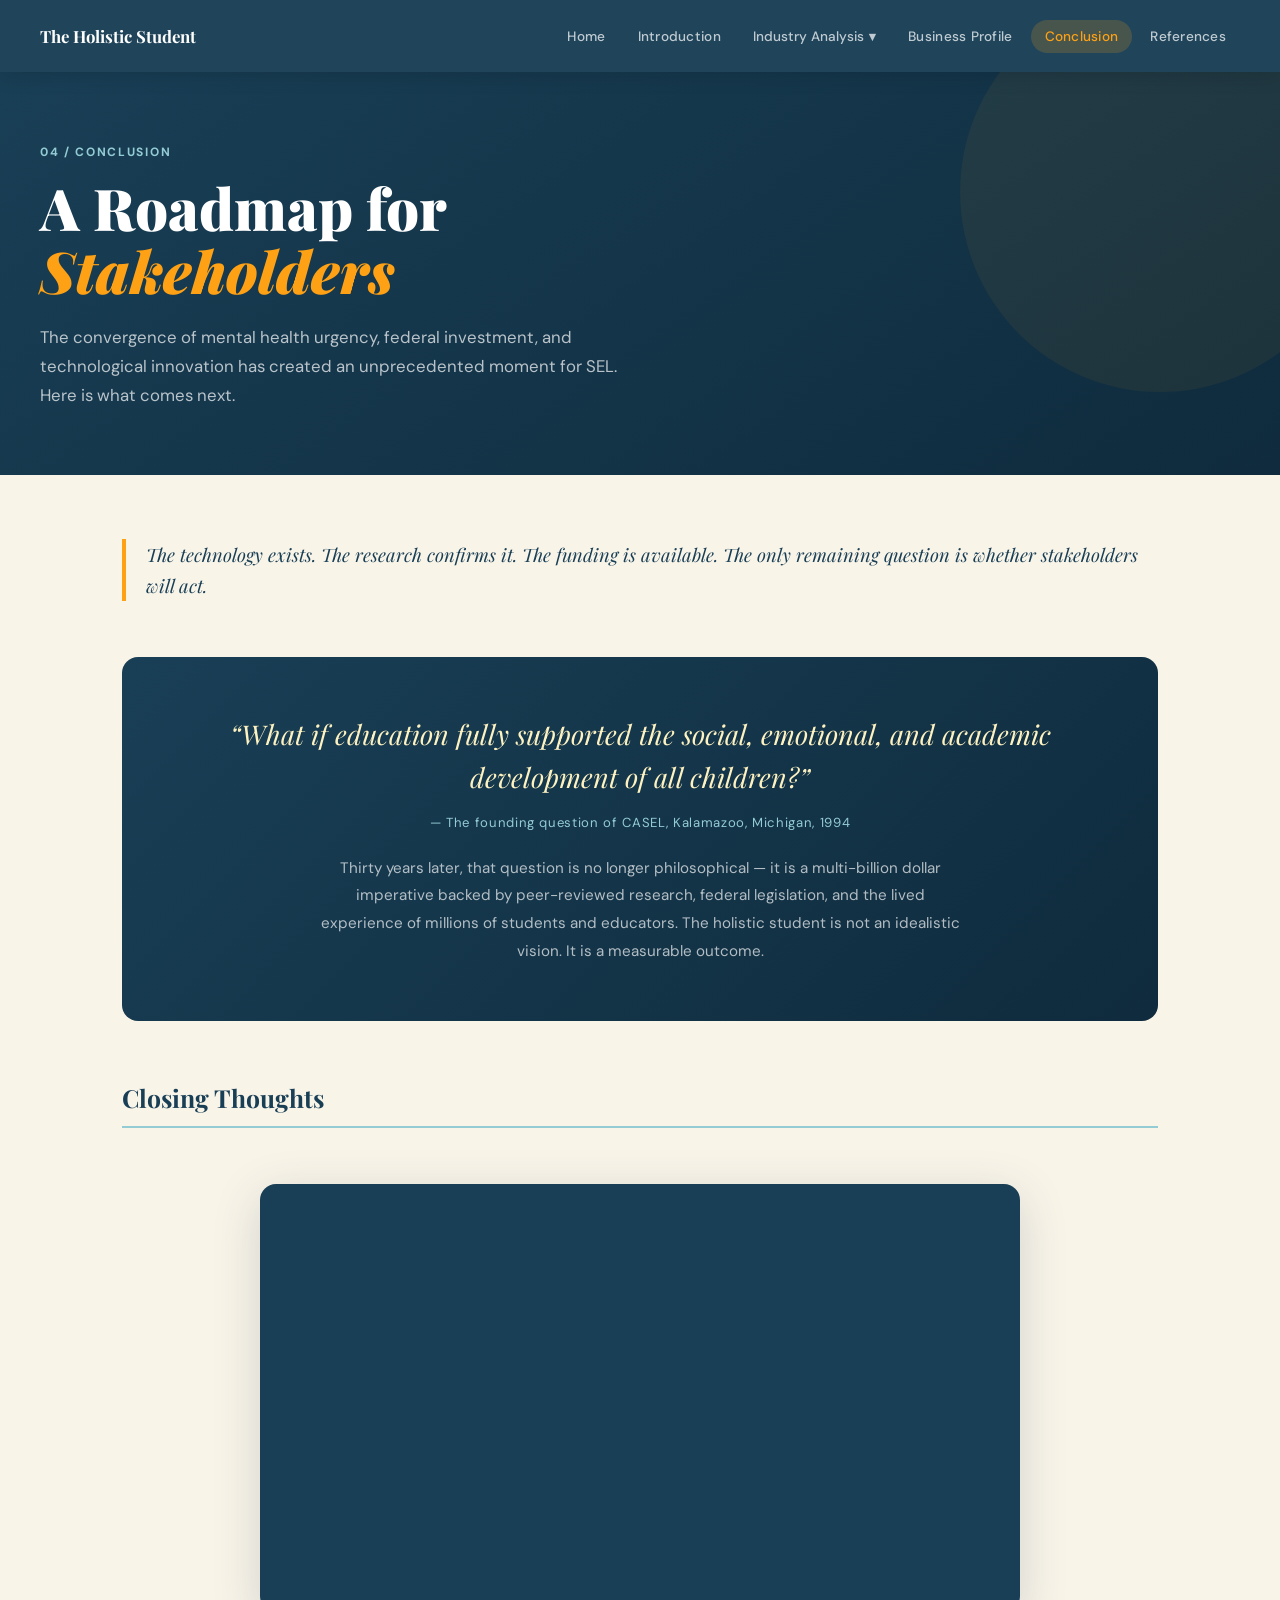
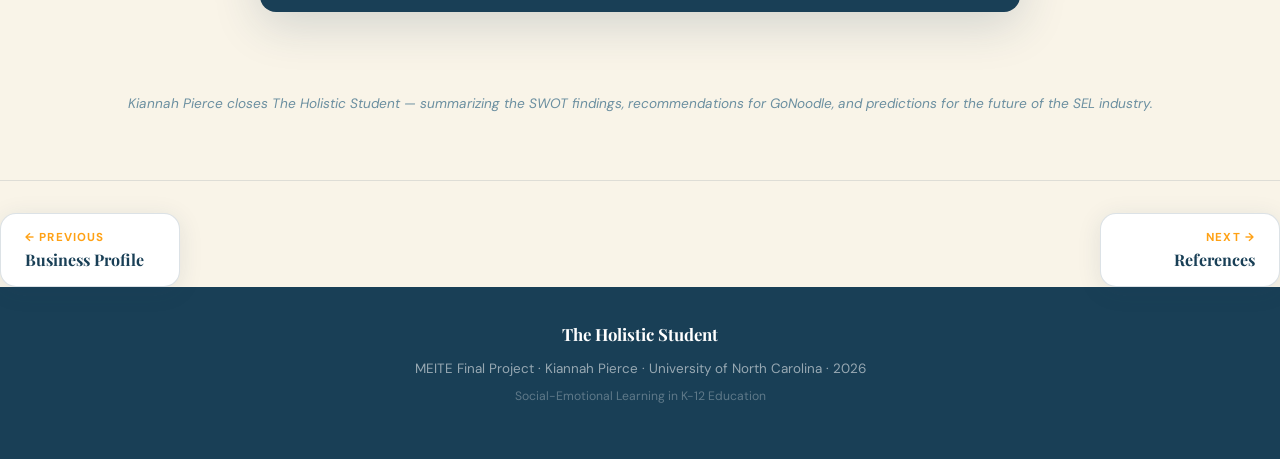
<file: conclusion.html>
<!DOCTYPE html>
<html lang="en">
<head>
 <meta charset="UTF-8" />
 <meta name="viewport" content="width=device-width, initial-scale=1.0" />
 <title>Conclusion | The Holistic Student</title>
 <link href="https://fonts.googleapis.com/css2?family=Playfair+Display:ital,wght@0,400;0,700;0,900;1,400&family=DM+Sans:wght@300;400;500;600&display=swap" rel="stylesheet" />
 <style>
*,*::before,*::after{box-sizing:border-box;margin:0;padding:0}
:root{
 --navy:#193f56;--gold:#ffa114;--teal:#94ccd4;--cream:#fef2c1;
 --white:#ffffff;--offwhite:#f9f4e8;--dark-text:#1a2530;
 --mid-text:#3d5a6e;--light-text:#6b8fa0;
 --font-display:'Playfair Display',Georgia,serif;
 --font-body:'DM Sans',system-ui,sans-serif;
 --radius:16px;--radius-sm:8px;--nav-h:72px;
 --shadow:0 4px 24px rgba(25,63,86,.10);
 --shadow-lg:0 12px 48px rgba(25,63,86,.18);
}
html{scroll-behavior:smooth}
body{font-family:var(--font-body);color:var(--dark-text);background:var(--offwhite);overflow-x:hidden}
/* NAVBAR */
.navbar{position:fixed;top:0;left:0;right:0;z-index:1000;height:var(--nav-h);display:flex;align-items:center;justify-content:space-between;padding:0 40px;background:rgba(25,63,86,.97);backdrop-filter:blur(10px);box-shadow:0 2px 20px rgba(0,0,0,.15);transition:box-shadow .3s}
.nav-logo{display:flex;align-items:center;gap:10px;text-decoration:none;color:var(--white);flex-shrink:0}
.logo-icon{font-size:1.4rem;color:var(--gold)}
.logo-text{font-family:var(--font-display);font-size:1.05rem;font-weight:700}
.nav-links{list-style:none;display:flex;align-items:center;gap:4px}
.nav-link{display:block;padding:8px 14px;border-radius:50px;color:rgba(255,255,255,.72);text-decoration:none;font-size:.85rem;font-weight:500;letter-spacing:.02em;transition:all .22s;white-space:nowrap}
.nav-link:hover,.nav-link.active{color:var(--gold);background:rgba(255,161,20,.18)}
.hamburger{display:none;flex-direction:column;gap:5px;background:none;border:none;cursor:pointer;padding:4px}
.hamburger span{display:block;width:24px;height:2px;background:var(--white);border-radius:2px;transition:.3s}
/* DROPDOWN */
.nav-item-dropdown{position:relative}
.nav-link-dropdown{display:flex;align-items:center;gap:5px;padding:8px 14px;border-radius:50px;color:rgba(255,255,255,.72);text-decoration:none;font-size:.85rem;font-weight:500;cursor:pointer;transition:all .22s;user-select:none;white-space:nowrap;background:none;border:none;font-family:var(--font-body)}
.nav-link-dropdown:hover,.nav-item-dropdown:hover .nav-link-dropdown,.nav-link-dropdown.active{color:var(--gold);background:rgba(255,161,20,.18)}
.nav-chevron{display:inline-block;font-size:.6rem;transition:transform .25s}
.nav-item-dropdown:hover .nav-chevron,.nav-item-dropdown.open .nav-chevron{transform:rotate(180deg)}
.dropdown-menu{position:absolute;top:calc(100% + 8px);left:50%;transform:translateX(-50%) translateY(-6px);min-width:210px;background:#112d3f;border:1px solid rgba(255,255,255,.1);border-radius:var(--radius);box-shadow:0 16px 40px rgba(0,0,0,.35);padding:8px;opacity:0;visibility:hidden;pointer-events:none;transition:opacity .2s ease,transform .2s ease,visibility .2s;z-index:999}
.nav-item-dropdown:hover .dropdown-menu,.nav-item-dropdown.open .dropdown-menu{opacity:1;visibility:visible;pointer-events:auto;transform:translateX(-50%) translateY(0)}
.dropdown-menu::before{content:'';position:absolute;top:-6px;left:50%;transform:translateX(-50%);border-left:6px solid transparent;border-right:6px solid transparent;border-bottom:6px solid #112d3f}
.dropdown-link{display:flex;align-items:center;gap:10px;padding:10px 14px;border-radius:var(--radius-sm);color:rgba(255,255,255,.75);text-decoration:none;font-size:.84rem;font-weight:500;transition:all .18s}
.dropdown-link:hover,.dropdown-link.active{background:rgba(255,161,20,.15);color:var(--gold)}
.dd-icon{font-size:1rem;width:22px;text-align:center;flex-shrink:0}
.dd-desc{display:block;font-size:.72rem;color:rgba(255,255,255,.4);font-weight:400;margin-top:1px}
.dropdown-overview{border-bottom:1px solid rgba(255,255,255,.08);margin-bottom:4px;padding-bottom:4px}
/* BREADCRUMB & TABS */
.industry-breadcrumb{display:flex;align-items:center;gap:8px;background:rgba(255,255,255,.06);border-bottom:1px solid rgba(255,255,255,.1);padding:10px 40px;font-size:.78rem;color:rgba(255,255,255,.55);flex-wrap:wrap}
.industry-breadcrumb a{color:var(--teal);text-decoration:none;font-weight:500}
.industry-breadcrumb a:hover{color:var(--gold)}
.bc-sep{opacity:.4}.bc-current{color:var(--gold);font-weight:600}
.industry-tabs{background:var(--white);border-bottom:2px solid rgba(25,63,86,.08);padding:0 40px;display:flex;gap:0;overflow-x:auto}
.industry-tab{display:flex;align-items:center;gap:8px;padding:16px 20px;border-bottom:3px solid transparent;color:var(--mid-text);text-decoration:none;font-size:.88rem;font-weight:600;white-space:nowrap;transition:all .2s;margin-bottom:-2px}
.industry-tab:hover{color:var(--navy);border-bottom-color:var(--teal)}
.industry-tab.active{color:var(--navy);border-bottom-color:var(--gold)}
/* PAGE */
.page-wrapper{padding-top:var(--nav-h);min-height:100vh}
.container{max-width:1100px;margin:0 auto;padding:64px 32px}
/* TYPOGRAPHY */
.section-tag{display:inline-block;font-size:.74rem;font-weight:700;letter-spacing:.14em;text-transform:uppercase;color:var(--gold);margin-bottom:14px}
.section-title{font-family:var(--font-display);font-size:clamp(2rem,4vw,3rem);font-weight:900;line-height:1.15;color:var(--navy);margin-bottom:40px}
.section-header{margin-bottom:52px}
.subsection-title{margin:60px 0 28px;padding-bottom:12px;border-bottom:2px solid var(--teal)}
.subsection-title h3{font-family:var(--font-display);font-size:1.55rem;color:var(--navy)}
.lead-text{font-family:var(--font-display);font-size:1.15rem;font-style:italic;color:var(--navy);line-height:1.7;margin-bottom:24px;padding-left:20px;border-left:4px solid var(--gold)}
p{line-height:1.8;color:var(--mid-text);font-size:.97rem;margin-bottom:16px}
p strong{color:var(--navy)}
/* PAGE HERO */
.page-hero{background:linear-gradient(145deg,var(--navy) 0%,#0f2b3d 100%);padding:72px 40px 64px;position:relative;overflow:hidden}
.page-hero::after{content:'';position:absolute;right:-80px;top:-80px;width:400px;height:400px;border-radius:50%;background:var(--gold);opacity:.06}
.page-hero .hero-inner{max-width:760px;position:relative}
.page-hero .hero-tag{font-size:.75rem;font-weight:700;letter-spacing:.14em;text-transform:uppercase;color:var(--teal);margin-bottom:16px;display:block}
.page-hero h1{font-family:var(--font-display);font-size:clamp(2.2rem,5vw,3.6rem);font-weight:900;color:var(--white);line-height:1.1;margin-bottom:20px}
.page-hero h1 em{color:var(--gold);font-style:italic}
.page-hero p{font-size:1.05rem;color:rgba(255,255,255,.7);line-height:1.75;max-width:600px;margin-bottom:0}
/* PAGE NAV */
.page-nav{display:flex;justify-content:space-between;align-items:center;border-top:1px solid rgba(25,63,86,.12);padding:32px 0 0;margin-top:64px;gap:16px;flex-wrap:wrap}
.page-nav-btn{display:flex;flex-direction:column;text-decoration:none;color:var(--navy);padding:16px 24px;border-radius:var(--radius);border:1px solid rgba(25,63,86,.15);background:var(--white);transition:all .25s;min-width:180px;box-shadow:var(--shadow)}
.page-nav-btn:hover{background:var(--cream);border-color:var(--gold);transform:translateY(-2px)}
.page-nav-btn.next{align-items:flex-end}
.page-nav-label{font-size:.72rem;font-weight:700;letter-spacing:.1em;text-transform:uppercase;color:var(--gold);margin-bottom:4px}
.page-nav-title{font-family:var(--font-display);font-size:1rem;font-weight:700;color:var(--navy)}
/* FOOTER */
.footer{background:var(--navy);padding:36px 32px;text-align:center;margin-top:auto}
.footer-inner{max-width:600px;margin:0 auto}
.footer-caption{font-size:.84rem;color:rgba(255,255,255,.55);margin-bottom:4px}
.footer-sub{font-size:.76rem;color:rgba(255,255,255,.3)}
/* ANIMATIONS */
.fade-in{opacity:0;transform:translateY(24px);transition:opacity .55s ease,transform .55s ease}
.fade-in.visible{opacity:1;transform:translateY(0)}
/* RESPONSIVE NAV */
@media(max-width:680px){
 .navbar{padding:0 20px}
 .nav-links{display:none;flex-direction:column;position:fixed;top:var(--nav-h);left:0;right:0;background:var(--navy);padding:16px;gap:4px;box-shadow:0 8px 24px rgba(0,0,0,.3)}
 .nav-links.open{display:flex}
 .nav-link{padding:12px 16px;border-radius:var(--radius-sm)}
 .hamburger{display:flex}
 .dropdown-menu{position:static;transform:none!important;opacity:1;visibility:visible;pointer-events:auto;background:rgba(255,255,255,.06);border:none;box-shadow:none;border-radius:var(--radius-sm);padding:4px 0 4px 12px;margin:4px 0;display:none}
 .dropdown-menu::before{display:none}
 .nav-item-dropdown.open .dropdown-menu{display:block}
 .nav-link-dropdown{width:100%;border-radius:var(--radius-sm);padding:12px 16px;justify-content:space-between}
 .page-hero{padding:48px 24px}
 .container{padding:40px 20px}
}

.roadmap{display:flex;flex-direction:column;gap:0}
.rm-step{display:flex;gap:28px;align-items:flex-start;padding:28px 20px;border-bottom:1px solid rgba(25,63,86,.1);border-radius:var(--radius);transition:all .3s}
.rm-step:hover{background:var(--white);box-shadow:var(--shadow)}
.rm-step:last-child{border-bottom:none}
.step-num{flex-shrink:0;width:52px;height:52px;border-radius:50%;background:var(--navy);color:var(--gold);font-family:var(--font-display);font-weight:900;font-size:1.2rem;display:flex;align-items:center;justify-content:center}
.step-body h4{font-size:1rem;font-weight:700;color:var(--navy);margin-bottom:8px}
.step-body p{font-size:.9rem;color:var(--mid-text);line-height:1.78;margin:0}
.final-q{background:linear-gradient(135deg,var(--navy),#0f2b3d);border-radius:var(--radius);padding:56px 48px;margin:56px 0 0;text-align:center}
.final-q blockquote{font-family:var(--font-display);font-size:clamp(1.2rem,2.5vw,1.7rem);font-style:italic;color:var(--cream);line-height:1.55;margin-bottom:16px}
.final-q blockquote::before{content:'\201C'}.final-q blockquote::after{content:'\201D'}
.final-q cite{display:block;font-size:.82rem;color:var(--teal);letter-spacing:.05em;margin-bottom:24px;font-style:normal}
.fq-ref{max-width:640px;margin:0 auto;font-size:.95rem;color:rgba(255,255,255,.68);line-height:1.82}

/* OUTRO VIDEO */
.video-section{margin-top:56px}
.video-section .subsection-title{margin-top:0}
.video-wrap{
 position:relative;width:100%;max-width:760px;margin:0 auto;
 border-radius:var(--radius);overflow:hidden;box-shadow:var(--shadow-lg);
 background:var(--navy);
}
.video-wrap video{display:block;width:100%;height:auto;background:#000}
.video-caption{
 text-align:center;margin-top:16px;font-size:.85rem;color:var(--light-text);
 font-style:italic;
}
.video-fallback{
 display:flex;flex-direction:column;align-items:center;justify-content:center;
 gap:14px;aspect-ratio:16/9;background:linear-gradient(135deg,var(--navy),#0f2b3d);
 color:var(--white);text-align:center;padding:32px;
}
.video-fallback-icon{font-size:2.4rem}
.video-fallback p{color:rgba(255,255,255,.7);font-size:.9rem;margin:0;max-width:380px}

@media(max-width:680px){.final-q{padding:36px 24px}}
 </style>
</head>
<body>
 <nav class="navbar" id="navbar">
 <a href="index.html" class="nav-logo"><span class="logo-text">The Holistic Student</span></a>
 <button class="hamburger" id="hamburger" aria-label="Toggle menu"></button>
 <ul class="nav-links" id="nav-links">
 <li><a href="index.html" class="nav-link ">Home</a></li>
 <li><a href="introduction.html" class="nav-link ">Introduction</a></li>
 <li class="nav-item-dropdown" id="industryDropdown">
 <button class="nav-link-dropdown " aria-expanded="false" aria-haspopup="true">Industry Analysis <span class="nav-chevron">&#9660;</span></button>
 <ul class="dropdown-menu" role="menu">
 <li class="dropdown-overview"><a href="industry.html" class="dropdown-link " role="menuitem"><span class="dd-label">Overview<span class="dd-desc">Industry at a glance</span></span></a></li>
 <li><a href="industry-timeline.html" class="dropdown-link " role="menuitem"><span class="dd-label">Timeline<span class="dd-desc">History of SEL</span></span></a></li>
 <li><a href="industry-trends.html" class="dropdown-link " role="menuitem"><span class="dd-label">Industry Trends<span class="dd-desc">External forces shaping SEL</span></span></a></li>
 <li><a href="industry-future.html" class="dropdown-link " role="menuitem"><span class="dd-label">Future Predictions<span class="dd-desc">Where SEL is heading</span></span></a></li>
 <li><a href="industry-entities.html" class="dropdown-link " role="menuitem"><span class="dd-label">High Performing Entities<span class="dd-desc">Major players in the field</span></span></a></li>
 </ul>
 </li>
 <li><a href="business.html" class="nav-link ">Business Profile</a></li>
 <li><a href="conclusion.html" class="nav-link active">Conclusion</a></li>
 <li><a href="references.html" class="nav-link ">References</a></li>
 </ul>
 </nav>

 <div class="page-wrapper">
<header class="page-hero">
 <div class="hero-inner">
 <span class="hero-tag">04 / Conclusion</span>
 <h1>A Roadmap for<br /><em>Stakeholders</em></h1>
 <p>The convergence of mental health urgency, federal investment, and technological innovation has created an unprecedented moment for SEL. Here is what comes next.</p>
 </div>
 </header>

 <main class="container">

 <p class="lead-text fade-in">The technology exists. The research confirms it. The funding is available. The only remaining question is whether stakeholders will act.</p>

 <div class="final-q fade-in">
 <blockquote>What if education fully supported the social, emotional, and academic development of all children?</blockquote>
 <cite>&mdash; The founding question of CASEL, Kalamazoo, Michigan, 1994</cite>
 <p class="fq-ref">Thirty years later, that question is no longer philosophical &mdash; it is a multi-billion dollar imperative backed by peer-reviewed research, federal legislation, and the lived experience of millions of students and educators. The holistic student is not an idealistic vision. It is a measurable outcome.</p>
 </div>

 <!-- OUTRO VIDEO -->
 <div class="subsection-title fade-in"><h3>Closing Thoughts</h3></div>
 <section class="video-section fade-in">
 <div class="video-wrap">
          <iframe
            src="https://www.youtube.com/embed/HDu-i_mBWzg?rel=0"
            title="Outro Video — The Holistic Student"
            frameborder="0"
            allow="accelerometer; autoplay; clipboard-write; encrypted-media; gyroscope; picture-in-picture"
            allowfullscreen
            style="width:100%;aspect-ratio:16/9;display:block;">
          </iframe>
        </div>
 </video>
 </div>
 <p class="video-caption">Kiannah Pierce closes The Holistic Student &mdash; summarizing the SWOT findings, recommendations for GoNoodle, and predictions for the future of the SEL industry.</p>
 </section>

 <nav class="page-nav">
 <a href="business.html" class="page-nav-btn prev"><span class="page-nav-label">&larr; Previous</span><span class="page-nav-title">Business Profile</span></a>
 <a href="references.html" class="page-nav-btn next"><span class="page-nav-label">Next &rarr;</span><span class="page-nav-title">References</span></a>
 </nav>

 </main>
 </div>

 <footer class="footer">
 <div class="footer-inner">
 <a href="index.html" class="nav-logo" style="justify-content:center;margin-bottom:12px;"><span class="logo-text">The Holistic Student</span></a>
 <p class="footer-caption">MEITE Final Project &middot; Kiannah Pierce &middot; University of North Carolina &middot; 2026</p>
 <p class="footer-sub">Social-Emotional Learning in K-12 Education</p>
 </div>
 </footer>

<script>(function(){
 const path=window.location.pathname.split('/').pop()||'index.html';
 document.querySelectorAll('.nav-link').forEach(l=>{if((l.getAttribute('href')||'').split('/').pop()===path)l.classList.add('active')});
 const hb=document.getElementById('hamburger'),nm=document.getElementById('nav-links');
 if(hb&&nm){
 hb.addEventListener('click',()=>nm.classList.toggle('open'));
 document.addEventListener('click',e=>{if(!hb.contains(e.target)&&!nm.contains(e.target))nm.classList.remove('open')});
 }
 const nb=document.getElementById('navbar');
 if(nb)window.addEventListener('scroll',()=>{nb.style.boxShadow=window.scrollY>20?'0 4px 32px rgba(0,0,0,.28)':'0 2px 20px rgba(0,0,0,.15)';},{passive:true});
 const fadeObs=new IntersectionObserver(entries=>{entries.forEach(e=>{if(e.isIntersecting){const d=e.target.dataset.delay||0;setTimeout(()=>e.target.classList.add('visible'),+d);fadeObs.unobserve(e.target);}});},{threshold:.12});
 document.querySelectorAll('.fade-in').forEach(el=>fadeObs.observe(el));
 document.querySelectorAll('.stagger-parent').forEach(parent=>{
 Array.from(parent.children).forEach((child,i)=>{
 child.style.cssText=`opacity:0;transform:translateY(20px);transition:opacity .45s ease ${i*100}ms,transform .45s ease ${i*100}ms`;
 const o=new IntersectionObserver(([e])=>{if(e.isIntersecting){child.style.opacity='1';child.style.transform='translateY(0)';o.unobserve(child);}},{threshold:.1});
 o.observe(child);
 });
 });
 const dd=document.getElementById('industryDropdown');
 if(dd){
 const btn=dd.querySelector('.nav-link-dropdown'),menu=dd.querySelector('.dropdown-menu');
 btn.addEventListener('click',e=>{const open=dd.classList.toggle('open');btn.setAttribute('aria-expanded',open);e.stopPropagation();});
 document.addEventListener('click',e=>{if(!dd.contains(e.target)){dd.classList.remove('open');btn.setAttribute('aria-expanded','false');}});
 btn.addEventListener('keydown',e=>{
 if(e.key==='Enter'||e.key===' '){e.preventDefault();const open=dd.classList.toggle('open');btn.setAttribute('aria-expanded',open);if(open)menu.querySelector('.dropdown-link')?.focus();}
 if(e.key==='Escape'){dd.classList.remove('open');btn.setAttribute('aria-expanded','false');btn.focus();}
 });
 menu.addEventListener('keydown',e=>{
 const links=Array.from(menu.querySelectorAll('.dropdown-link')),idx=links.indexOf(document.activeElement);
 if(e.key==='ArrowDown'){e.preventDefault();links[(idx+1)%links.length]?.focus();}
 if(e.key==='ArrowUp'){e.preventDefault();links[(idx-1+links.length)%links.length]?.focus();}
 if(e.key==='Escape'){dd.classList.remove('open');btn.setAttribute('aria-expanded','false');btn.focus();}
 });
 menu.querySelectorAll('.dropdown-link').forEach(l=>l.addEventListener('click',()=>{dd.classList.remove('open');btn.setAttribute('aria-expanded','false');document.getElementById('nav-links')?.classList.remove('open');}));
 }
})();
</script>
</body>
</html>
</file>
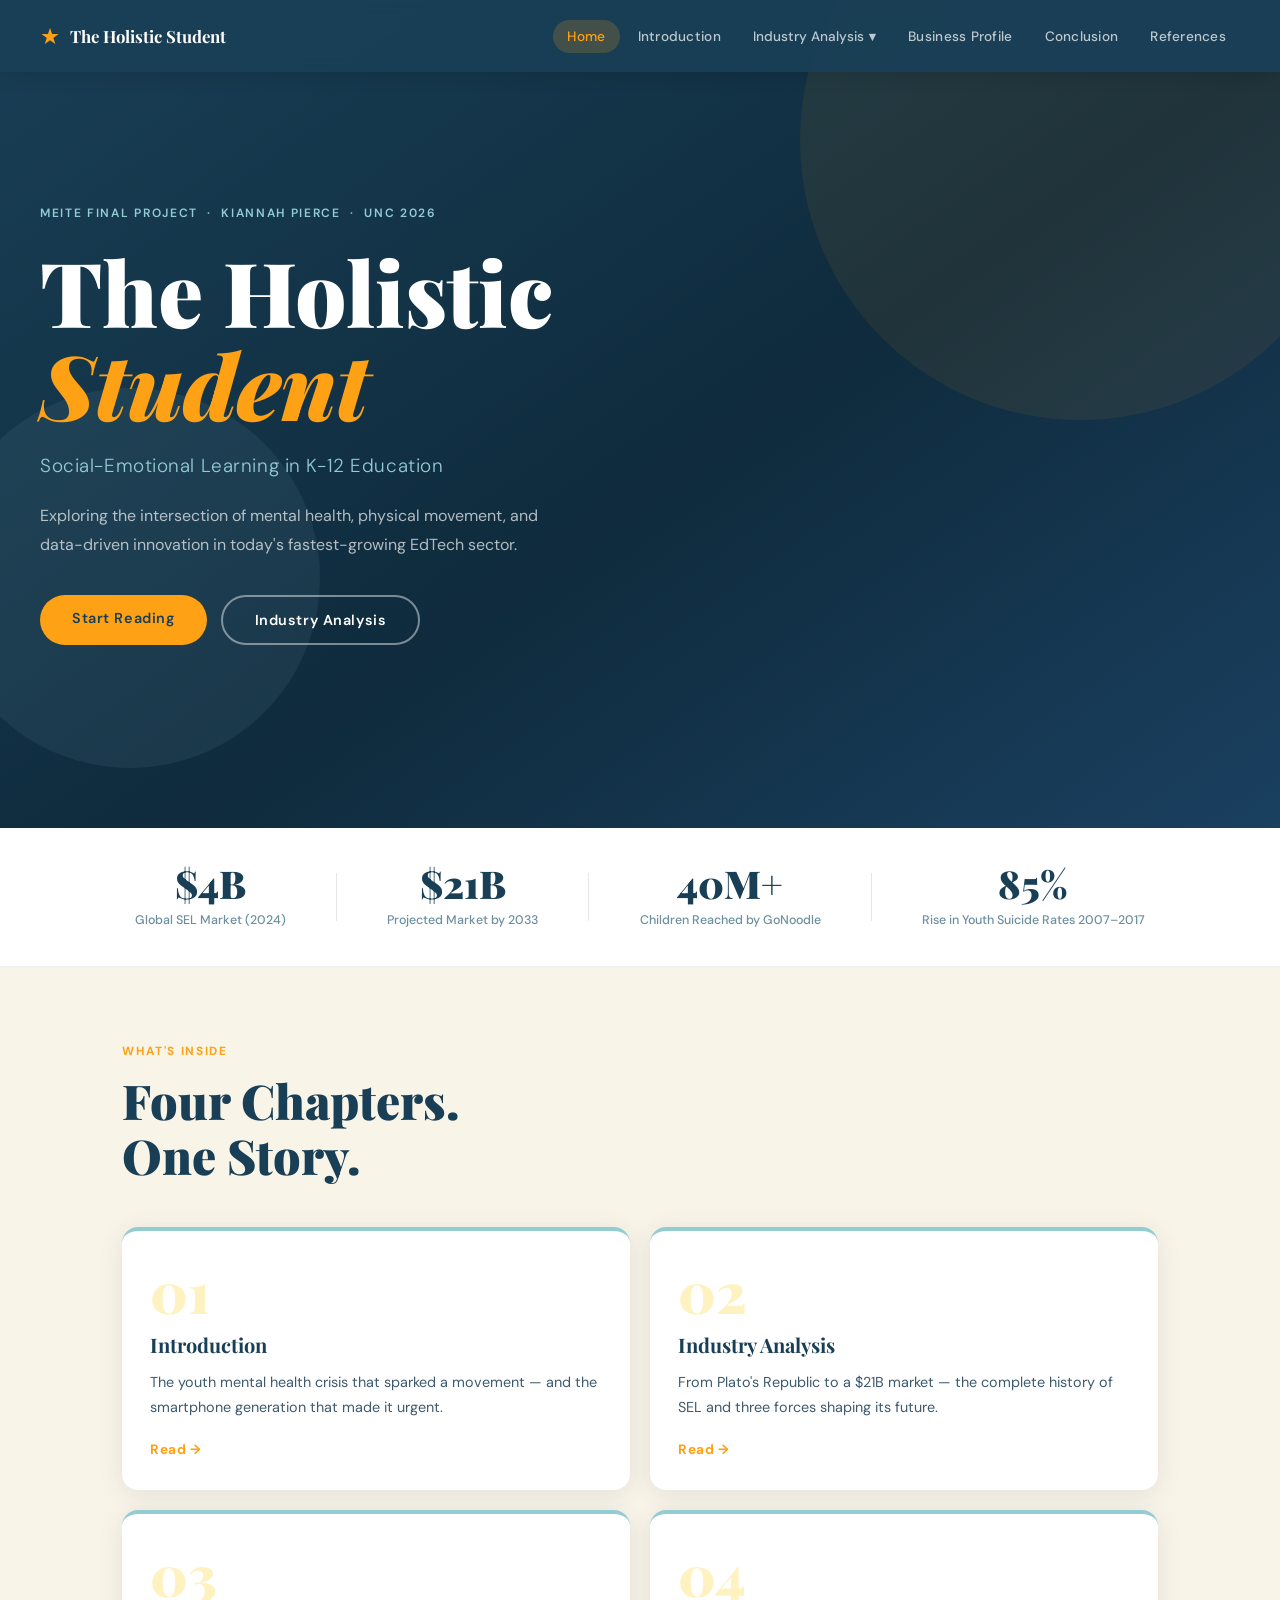
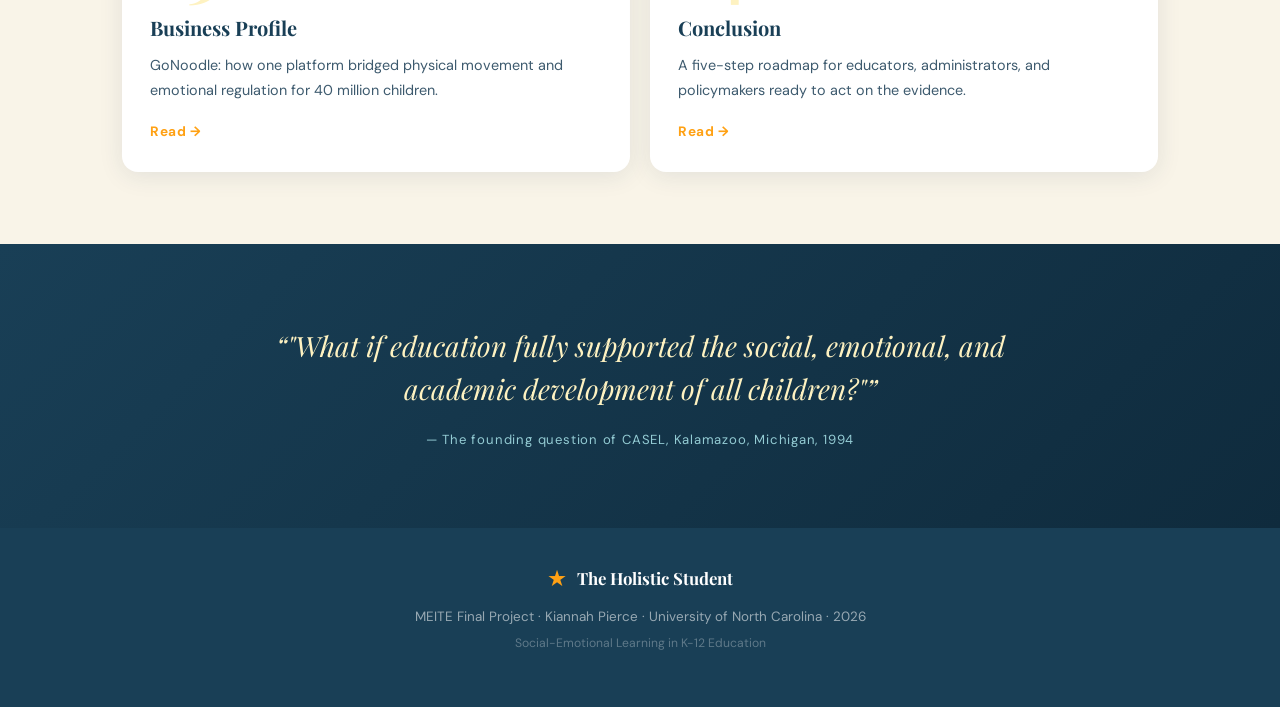
<file: index (1).html>
<!DOCTYPE html>
<html lang="en">
<head>
  <meta charset="UTF-8" />
  <meta name="viewport" content="width=device-width, initial-scale=1.0" />
  <title>Home | The Holistic Student</title>
  <link href="https://fonts.googleapis.com/css2?family=Playfair+Display:ital,wght@0,400;0,700;0,900;1,400&family=DM+Sans:wght@300;400;500;600&display=swap" rel="stylesheet" />
  <style>/* ═══════════════════════════════════════
   ROOT & RESET
═══════════════════════════════════════ */
*,*::before,*::after{box-sizing:border-box;margin:0;padding:0}
:root{
  --navy:#193f56;--gold:#ffa114;--teal:#94ccd4;--cream:#fef2c1;
  --white:#ffffff;--offwhite:#f9f4e8;--dark-text:#1a2530;
  --mid-text:#3d5a6e;--light-text:#6b8fa0;
  --font-display:'Playfair Display',Georgia,serif;
  --font-body:'DM Sans',system-ui,sans-serif;
  --radius:16px;--radius-sm:8px;--nav-h:72px;
  --shadow:0 4px 24px rgba(25,63,86,.10);
  --shadow-lg:0 12px 48px rgba(25,63,86,.18);
}
html{scroll-behavior:smooth}
body{font-family:var(--font-body);color:var(--dark-text);background:var(--offwhite);overflow-x:hidden}
/* NAVBAR */
.navbar{position:fixed;top:0;left:0;right:0;z-index:1000;height:var(--nav-h);display:flex;align-items:center;justify-content:space-between;padding:0 40px;background:rgba(25,63,86,.97);backdrop-filter:blur(10px);box-shadow:0 2px 20px rgba(0,0,0,.15);transition:box-shadow .3s}
.nav-logo{display:flex;align-items:center;gap:10px;text-decoration:none;color:var(--white);flex-shrink:0}
.logo-icon{font-size:1.4rem;color:var(--gold)}
.logo-text{font-family:var(--font-display);font-size:1.05rem;font-weight:700}
.nav-links{list-style:none;display:flex;align-items:center;gap:4px}
.nav-link{display:block;padding:8px 14px;border-radius:50px;color:rgba(255,255,255,.72);text-decoration:none;font-size:.85rem;font-weight:500;letter-spacing:.02em;transition:all .22s;white-space:nowrap}
.nav-link:hover,.nav-link.active{color:var(--gold);background:rgba(255,161,20,.18)}
.hamburger{display:none;flex-direction:column;gap:5px;background:none;border:none;cursor:pointer;padding:4px}
.hamburger span{display:block;width:24px;height:2px;background:var(--white);border-radius:2px;transition:.3s}
/* DROPDOWN */
.nav-item-dropdown{position:relative}
.nav-link-dropdown{display:flex;align-items:center;gap:5px;padding:8px 14px;border-radius:50px;color:rgba(255,255,255,.72);text-decoration:none;font-size:.85rem;font-weight:500;cursor:pointer;transition:all .22s;user-select:none;white-space:nowrap;background:none;border:none;font-family:var(--font-body)}
.nav-link-dropdown:hover,.nav-item-dropdown:hover .nav-link-dropdown,.nav-link-dropdown.active{color:var(--gold);background:rgba(255,161,20,.18)}
.nav-chevron{display:inline-block;font-size:.6rem;transition:transform .25s}
.nav-item-dropdown:hover .nav-chevron,.nav-item-dropdown.open .nav-chevron{transform:rotate(180deg)}
.dropdown-menu{position:absolute;top:calc(100% + 8px);left:50%;transform:translateX(-50%) translateY(-6px);min-width:210px;background:#112d3f;border:1px solid rgba(255,255,255,.1);border-radius:var(--radius);box-shadow:0 16px 40px rgba(0,0,0,.35);padding:8px;opacity:0;visibility:hidden;pointer-events:none;transition:opacity .2s ease,transform .2s ease,visibility .2s;z-index:999}
.nav-item-dropdown:hover .dropdown-menu,.nav-item-dropdown.open .dropdown-menu{opacity:1;visibility:visible;pointer-events:auto;transform:translateX(-50%) translateY(0)}
.dropdown-menu::before{content:'';position:absolute;top:-6px;left:50%;transform:translateX(-50%);border-left:6px solid transparent;border-right:6px solid transparent;border-bottom:6px solid #112d3f}
.dropdown-link{display:flex;align-items:center;gap:10px;padding:10px 14px;border-radius:var(--radius-sm);color:rgba(255,255,255,.75);text-decoration:none;font-size:.84rem;font-weight:500;transition:all .18s}
.dropdown-link:hover,.dropdown-link.active{background:rgba(255,161,20,.15);color:var(--gold)}
.dd-icon{font-size:1rem;width:22px;text-align:center;flex-shrink:0}
.dd-desc{display:block;font-size:.72rem;color:rgba(255,255,255,.4);font-weight:400;margin-top:1px}
.dropdown-overview{border-bottom:1px solid rgba(255,255,255,.08);margin-bottom:4px;padding-bottom:4px}
/* BREADCRUMB & TABS */
.industry-breadcrumb{display:flex;align-items:center;gap:8px;background:rgba(255,255,255,.06);border-bottom:1px solid rgba(255,255,255,.1);padding:10px 40px;font-size:.78rem;color:rgba(255,255,255,.55);flex-wrap:wrap}
.industry-breadcrumb a{color:var(--teal);text-decoration:none;font-weight:500}
.industry-breadcrumb a:hover{color:var(--gold)}
.bc-sep{opacity:.4}.bc-current{color:var(--gold);font-weight:600}
.industry-tabs{background:var(--white);border-bottom:2px solid rgba(25,63,86,.08);padding:0 40px;display:flex;gap:0;overflow-x:auto}
.industry-tab{display:flex;align-items:center;gap:8px;padding:16px 20px;border-bottom:3px solid transparent;color:var(--mid-text);text-decoration:none;font-size:.88rem;font-weight:600;white-space:nowrap;transition:all .2s;margin-bottom:-2px}
.industry-tab:hover{color:var(--navy);border-bottom-color:var(--teal)}
.industry-tab.active{color:var(--navy);border-bottom-color:var(--gold)}
/* PAGE */
.page-wrapper{padding-top:var(--nav-h);min-height:100vh}
.container{max-width:1100px;margin:0 auto;padding:64px 32px}
/* TYPOGRAPHY */
.section-tag{display:inline-block;font-size:.74rem;font-weight:700;letter-spacing:.14em;text-transform:uppercase;color:var(--gold);margin-bottom:14px}
.section-title{font-family:var(--font-display);font-size:clamp(2rem,4vw,3rem);font-weight:900;line-height:1.15;color:var(--navy);margin-bottom:40px}
.section-header{margin-bottom:52px}
.subsection-title{margin:60px 0 28px;padding-bottom:12px;border-bottom:2px solid var(--teal)}
.subsection-title h3{font-family:var(--font-display);font-size:1.55rem;color:var(--navy)}
.lead-text{font-family:var(--font-display);font-size:1.15rem;font-style:italic;color:var(--navy);line-height:1.7;margin-bottom:24px;padding-left:20px;border-left:4px solid var(--gold)}
p{line-height:1.8;color:var(--mid-text);font-size:.97rem;margin-bottom:16px}
p strong{color:var(--navy)}
/* BUTTONS */
.btn{display:inline-block;padding:14px 32px;border-radius:50px;font-size:.9rem;font-weight:600;text-decoration:none;letter-spacing:.04em;transition:all .25s;cursor:pointer;border:none}
.btn-primary{background:var(--gold);color:var(--navy)}
.btn-primary:hover{background:#e8920f;transform:translateY(-2px);box-shadow:0 8px 24px rgba(255,161,20,.35)}
.btn-outline{background:transparent;color:var(--white);border:2px solid rgba(255,255,255,.45)}
.btn-outline:hover{background:rgba(255,255,255,.1);border-color:var(--white)}
/* PAGE HERO */
.page-hero{background:linear-gradient(145deg,var(--navy) 0%,#0f2b3d 100%);padding:72px 40px 64px;position:relative;overflow:hidden}
.page-hero::after{content:'';position:absolute;right:-80px;top:-80px;width:400px;height:400px;border-radius:50%;background:var(--gold);opacity:.06}
.page-hero .hero-inner{max-width:760px;position:relative}
.page-hero .hero-tag{font-size:.75rem;font-weight:700;letter-spacing:.14em;text-transform:uppercase;color:var(--teal);margin-bottom:16px;display:block}
.page-hero h1{font-family:var(--font-display);font-size:clamp(2.2rem,5vw,3.6rem);font-weight:900;color:var(--white);line-height:1.1;margin-bottom:20px}
.page-hero h1 em{color:var(--gold);font-style:italic}
.page-hero p{font-size:1.05rem;color:rgba(255,255,255,.7);line-height:1.75;max-width:600px;margin-bottom:0}
/* PAGE NAV */
.page-nav{display:flex;justify-content:space-between;align-items:center;border-top:1px solid rgba(25,63,86,.12);padding:32px 0 0;margin-top:64px;gap:16px;flex-wrap:wrap}
.page-nav-btn{display:flex;flex-direction:column;text-decoration:none;color:var(--navy);padding:16px 24px;border-radius:var(--radius);border:1px solid rgba(25,63,86,.15);background:var(--white);transition:all .25s;min-width:180px;box-shadow:var(--shadow)}
.page-nav-btn:hover{background:var(--cream);border-color:var(--gold);transform:translateY(-2px)}
.page-nav-btn.next{align-items:flex-end}
.page-nav-label{font-size:.72rem;font-weight:700;letter-spacing:.1em;text-transform:uppercase;color:var(--gold);margin-bottom:4px}
.page-nav-title{font-family:var(--font-display);font-size:1rem;font-weight:700;color:var(--navy)}
/* FOOTER */
.footer{background:var(--navy);padding:36px 32px;text-align:center;margin-top:auto}
.footer-inner{max-width:600px;margin:0 auto}
.footer-caption{font-size:.84rem;color:rgba(255,255,255,.55);margin-bottom:4px}
.footer-sub{font-size:.76rem;color:rgba(255,255,255,.3)}
/* ANIMATIONS */
.fade-in{opacity:0;transform:translateY(24px);transition:opacity .55s ease,transform .55s ease}
.fade-in.visible{opacity:1;transform:translateY(0)}
/* RESPONSIVE */
@media(max-width:900px){.grid-2,.grid-3{grid-template-columns:1fr}}
@media(max-width:680px){
  .navbar{padding:0 20px}
  .nav-links{display:none;flex-direction:column;position:fixed;top:var(--nav-h);left:0;right:0;background:var(--navy);padding:16px;gap:4px;box-shadow:0 8px 24px rgba(0,0,0,.3)}
  .nav-links.open{display:flex}
  .nav-link{padding:12px 16px;border-radius:var(--radius-sm)}
  .hamburger{display:flex}
  .dropdown-menu{position:static;transform:none!important;opacity:1;visibility:visible;pointer-events:auto;background:rgba(255,255,255,.06);border:none;box-shadow:none;border-radius:var(--radius-sm);padding:4px 0 4px 12px;margin:4px 0;display:none}
  .dropdown-menu::before{display:none}
  .nav-item-dropdown.open .dropdown-menu{display:block}
  .nav-link-dropdown{width:100%;border-radius:var(--radius-sm);padding:12px 16px;justify-content:space-between}
  .page-hero{padding:48px 24px}
  .container{padding:40px 20px}
  .industry-breadcrumb{padding:10px 20px}
  .industry-tabs{padding:0 20px}
}

.hero{min-height:calc(100vh - var(--nav-h));background:linear-gradient(145deg,var(--navy) 0%,#0f2b3d 55%,#1a4060 100%);display:flex;align-items:center;position:relative;overflow:hidden;padding:80px 40px 60px}
.hero-shapes{position:absolute;inset:0;pointer-events:none}
.shape{position:absolute;border-radius:50%}
.s1{width:560px;height:560px;background:var(--gold);opacity:.07;top:-140px;right:-80px}
.s2{width:380px;height:380px;background:var(--teal);opacity:.08;bottom:60px;left:-60px}
.hero-content{position:relative;max-width:680px;animation:heroIn .8s ease both}
@keyframes heroIn{from{opacity:0;transform:translateY(30px)}to{opacity:1;transform:translateY(0)}}
.eyebrow{font-size:.75rem;font-weight:600;letter-spacing:.14em;text-transform:uppercase;color:var(--teal);margin-bottom:20px;display:block}
.hero h1{font-family:var(--font-display);font-size:clamp(3.2rem,7vw,5.8rem);font-weight:900;line-height:1.04;color:var(--white);margin-bottom:18px}
.hero h1 em{color:var(--gold);font-style:italic}
.hero-sub{font-size:1.18rem;font-weight:300;color:var(--teal);margin-bottom:20px;letter-spacing:.03em}
.hero-desc{font-size:1rem;color:rgba(255,255,255,.68);line-height:1.78;max-width:520px;margin-bottom:36px}
.hero-btns{display:flex;gap:14px;flex-wrap:wrap}
.stats-band{background:var(--white);border-bottom:1px solid rgba(25,63,86,.08)}
.stats-inner{max-width:1100px;margin:0 auto;padding:36px 32px;display:flex;align-items:center;justify-content:space-around;gap:24px;flex-wrap:wrap}
.stat-item{text-align:center}
.stat-num{display:block;font-family:var(--font-display);font-size:2.4rem;font-weight:900;color:var(--navy);line-height:1;margin-bottom:6px}
.stat-label{font-size:.78rem;color:var(--light-text);font-weight:500;max-width:160px;line-height:1.4}
.stat-divider{width:1px;height:48px;background:rgba(25,63,86,.12)}
.overview{background:var(--offwhite)}
.overview .container{padding-top:72px;padding-bottom:72px}
.overview-header{margin-bottom:44px}
.overview-grid{display:grid;grid-template-columns:repeat(2,1fr);gap:20px}
.ov-card{display:flex;flex-direction:column;background:var(--white);border-radius:var(--radius);padding:32px 28px;text-decoration:none;color:inherit;box-shadow:var(--shadow);border-top:4px solid var(--teal);transition:all .3s}
.ov-card:hover{border-top-color:var(--gold);transform:translateY(-6px);box-shadow:var(--shadow-lg)}
.ov-num{font-family:var(--font-display);font-size:3.5rem;font-weight:900;color:var(--cream);line-height:1;margin-bottom:12px}
.ov-card h3{font-family:var(--font-display);font-size:1.25rem;font-weight:700;color:var(--navy);margin-bottom:12px}
.ov-card p{font-size:.9rem;color:var(--mid-text);line-height:1.75;flex:1;margin-bottom:20px}
.ov-cta{font-size:.85rem;font-weight:700;color:var(--gold);letter-spacing:.04em}
.pull-quote{background:linear-gradient(135deg,var(--navy),#0f2b3d);padding:80px 40px;text-align:center}
.pq-inner{max-width:760px;margin:0 auto}
blockquote{font-family:var(--font-display);font-size:clamp(1.25rem,2.8vw,1.75rem);font-style:italic;color:var(--cream);line-height:1.55;margin-bottom:20px}
blockquote::before{content:'\201C'}blockquote::after{content:'\201D'}
cite{display:block;font-size:.82rem;color:var(--teal);letter-spacing:.06em;font-style:normal}
@media(max-width:680px){.overview-grid{grid-template-columns:1fr}.stat-divider{display:none}.hero{padding:60px 24px 48px}.pull-quote{padding:56px 24px}}
</style>
</head>
<body>
  <nav class="navbar" id="navbar">
    <a href="index.html" class="nav-logo"><span class="logo-icon">★</span><span class="logo-text">The Holistic Student</span></a>
    <button class="hamburger" id="hamburger" aria-label="Toggle menu"><span></span><span></span><span></span></button>
    <ul class="nav-links" id="nav-links">
      <li><a href="index.html" class="nav-link active">Home</a></li>
      <li><a href="introduction.html" class="nav-link ">Introduction</a></li>
      <li class="nav-item-dropdown" id="industryDropdown">
        <button class="nav-link-dropdown " aria-expanded="false" aria-haspopup="true">Industry Analysis <span class="nav-chevron">▼</span></button>
        <ul class="dropdown-menu" role="menu">
          <li class="dropdown-overview"><li><a href="industry.html" class="dropdown-link " role="menuitem"><span class="dd-icon">📋</span><span class="dd-label">Overview<span class="dd-desc">Industry at a glance</span></span></a></li></li>
          <li><a href="industry-timeline.html" class="dropdown-link " role="menuitem"><span class="dd-icon">📅</span><span class="dd-label">Timeline<span class="dd-desc">History of SEL</span></span></a></li>
          <li><a href="industry-trends.html" class="dropdown-link " role="menuitem"><span class="dd-icon">📈</span><span class="dd-label">Trends<span class="dd-desc">Current market forces</span></span></a></li>
          <li><a href="industry-future.html" class="dropdown-link " role="menuitem"><span class="dd-icon">🔭</span><span class="dd-label">Future Predictions<span class="dd-desc">Where SEL is heading</span></span></a></li>
        </ul>
      </li>
      <li><a href="business.html" class="nav-link ">Business Profile</a></li>
      <li><a href="conclusion.html" class="nav-link ">Conclusion</a></li>
      <li><a href="references.html" class="nav-link ">References</a></li>
    </ul>
  </nav>

  <section class="hero">
    <div class="hero-shapes"><div class="shape s1"></div><div class="shape s2"></div></div>
    <div class="hero-content">
      <p class="eyebrow">MEITE Final Project &nbsp;·&nbsp; Kiannah Pierce &nbsp;·&nbsp; UNC 2026</p>
      <h1>The Holistic<br /><em>Student</em></h1>
      <p class="hero-sub">Social-Emotional Learning in K-12 Education</p>
      <p class="hero-desc">Exploring the intersection of mental health, physical movement, and data-driven innovation in today's fastest-growing EdTech sector.</p>
      <div class="hero-btns">
        <a href="introduction.html" class="btn btn-primary">Start Reading</a>
        <a href="industry.html" class="btn btn-outline">Industry Analysis</a>
      </div>
    </div>
  </section>
  <section class="stats-band">
    <div class="stats-inner stagger-parent">
      <div class="stat-item"><span class="stat-num" id="s1">$0B</span><span class="stat-label">Global SEL Market (2024)</span></div>
      <div class="stat-divider"></div>
      <div class="stat-item"><span class="stat-num" id="s2">$0B</span><span class="stat-label">Projected Market by 2033</span></div>
      <div class="stat-divider"></div>
      <div class="stat-item"><span class="stat-num" id="s3">0M+</span><span class="stat-label">Children Reached by GoNoodle</span></div>
      <div class="stat-divider"></div>
      <div class="stat-item"><span class="stat-num" id="s4">0%</span><span class="stat-label">Rise in Youth Suicide Rates 2007–2017</span></div>
    </div>
  </section>
  <section class="overview">
    <div class="container">
      <div class="overview-header fade-in"><span class="section-tag">What's Inside</span><h2 class="section-title">Four Chapters.<br />One Story.</h2></div>
      <div class="overview-grid stagger-parent">
        <a href="introduction.html" class="ov-card"><div class="ov-num">01</div><h3>Introduction</h3><p>The youth mental health crisis that sparked a movement — and the smartphone generation that made it urgent.</p><span class="ov-cta">Read →</span></a>
        <a href="industry.html" class="ov-card"><div class="ov-num">02</div><h3>Industry Analysis</h3><p>From Plato's Republic to a $21B market — the complete history of SEL and three forces shaping its future.</p><span class="ov-cta">Read →</span></a>
        <a href="business.html" class="ov-card"><div class="ov-num">03</div><h3>Business Profile</h3><p>GoNoodle: how one platform bridged physical movement and emotional regulation for 40 million children.</p><span class="ov-cta">Read →</span></a>
        <a href="conclusion.html" class="ov-card"><div class="ov-num">04</div><h3>Conclusion</h3><p>A five-step roadmap for educators, administrators, and policymakers ready to act on the evidence.</p><span class="ov-cta">Read →</span></a>
      </div>
    </div>
  </section>
  <section class="pull-quote fade-in">
    <div class="pq-inner">
      <blockquote>"What if education fully supported the social, emotional, and academic development of all children?"</blockquote>
      <cite>— The founding question of CASEL, Kalamazoo, Michigan, 1994</cite>
    </div>
  </section>
  <script>
    function animateCounter(el,target,suffix,prefix){let s=null;const step=ts=>{if(!s)s=ts;const p=Math.min((ts-s)/1400,1),e=1-Math.pow(1-p,3);el.textContent=prefix+Math.round(e*target)+suffix;if(p<1)requestAnimationFrame(step);};requestAnimationFrame(step);}
    const obs=new IntersectionObserver(entries=>{entries.forEach(e=>{if(e.isIntersecting){animateCounter(document.getElementById('s1'),4,'B','$');animateCounter(document.getElementById('s2'),21,'B','$');animateCounter(document.getElementById('s3'),40,'M+','');animateCounter(document.getElementById('s4'),85,'%','');obs.disconnect();}});},{threshold:.5});
    obs.observe(document.querySelector('.stats-band'));
    const shapes=document.querySelectorAll('.hero .shape');
    window.addEventListener('scroll',()=>{const y=window.scrollY;shapes.forEach((s,i)=>{s.style.transform=`translateY(${y*(i+1)*.12}px)`;});},{passive:true});
  </script>

  <footer class="footer">
    <div class="footer-inner">
      <a href="index.html" class="nav-logo" style="justify-content:center;margin-bottom:12px;"><span class="logo-icon">★</span><span class="logo-text">The Holistic Student</span></a>
      <p class="footer-caption">MEITE Final Project · Kiannah Pierce · University of North Carolina · 2026</p>
      <p class="footer-sub">Social-Emotional Learning in K-12 Education</p>
    </div>
  </footer>
<script>(function(){
  // Active nav link
  const path=window.location.pathname.split('/').pop()||'index.html';
  document.querySelectorAll('.nav-link').forEach(l=>{if((l.getAttribute('href')||'').split('/').pop()===path)l.classList.add('active')});
  // Hamburger
  const hb=document.getElementById('hamburger'),nm=document.getElementById('nav-links');
  if(hb&&nm){
    hb.addEventListener('click',()=>nm.classList.toggle('open'));
    document.addEventListener('click',e=>{if(!hb.contains(e.target)&&!nm.contains(e.target))nm.classList.remove('open')});
  }
  // Navbar shadow
  const nb=document.getElementById('navbar');
  if(nb)window.addEventListener('scroll',()=>{nb.style.boxShadow=window.scrollY>20?'0 4px 32px rgba(0,0,0,.28)':'0 2px 20px rgba(0,0,0,.15)';},{passive:true});
  // Fade-in observer
  const fadeObs=new IntersectionObserver(entries=>{entries.forEach(e=>{if(e.isIntersecting){const d=e.target.dataset.delay||0;setTimeout(()=>e.target.classList.add('visible'),+d);fadeObs.unobserve(e.target);}});},{threshold:.12});
  document.querySelectorAll('.fade-in').forEach(el=>fadeObs.observe(el));
  // Timeline
  document.querySelectorAll('.timeline-item').forEach((item,i)=>{
    item.style.cssText='opacity:0;transform:translateX(-20px);transition:opacity .5s ease,transform .5s ease';
    const o=new IntersectionObserver(([e])=>{if(e.isIntersecting){setTimeout(()=>{item.style.opacity='1';item.style.transform='translateX(0)';},(i%5)*80);o.unobserve(item);}},{threshold:.15});
    o.observe(item);
  });
  // Stagger children
  document.querySelectorAll('.stagger-parent').forEach(parent=>{
    Array.from(parent.children).forEach((child,i)=>{
      child.style.cssText=`opacity:0;transform:translateY(20px);transition:opacity .45s ease ${i*100}ms,transform .45s ease ${i*100}ms`;
      const o=new IntersectionObserver(([e])=>{if(e.isIntersecting){child.style.opacity='1';child.style.transform='translateY(0)';o.unobserve(child);}},{threshold:.1});
      o.observe(child);
    });
  });
  // Dropdown
  const dd=document.getElementById('industryDropdown');
  if(dd){
    const btn=dd.querySelector('.nav-link-dropdown'),menu=dd.querySelector('.dropdown-menu');
    btn.addEventListener('click',e=>{const open=dd.classList.toggle('open');btn.setAttribute('aria-expanded',open);e.stopPropagation();});
    document.addEventListener('click',e=>{if(!dd.contains(e.target)){dd.classList.remove('open');btn.setAttribute('aria-expanded','false');}});
    btn.addEventListener('keydown',e=>{
      if(e.key==='Enter'||e.key===' '){e.preventDefault();const open=dd.classList.toggle('open');btn.setAttribute('aria-expanded',open);if(open)menu.querySelector('.dropdown-link')?.focus();}
      if(e.key==='Escape'){dd.classList.remove('open');btn.setAttribute('aria-expanded','false');btn.focus();}
    });
    menu.addEventListener('keydown',e=>{
      const links=Array.from(menu.querySelectorAll('.dropdown-link')),idx=links.indexOf(document.activeElement);
      if(e.key==='ArrowDown'){e.preventDefault();links[(idx+1)%links.length]?.focus();}
      if(e.key==='ArrowUp'){e.preventDefault();links[(idx-1+links.length)%links.length]?.focus();}
      if(e.key==='Escape'){dd.classList.remove('open');btn.setAttribute('aria-expanded','false');btn.focus();}
    });
    menu.querySelectorAll('.dropdown-link').forEach(l=>l.addEventListener('click',()=>{dd.classList.remove('open');btn.setAttribute('aria-expanded','false');document.getElementById('nav-links')?.classList.remove('open');}));
  }
})();
</script>
</body>
</html>
</file>
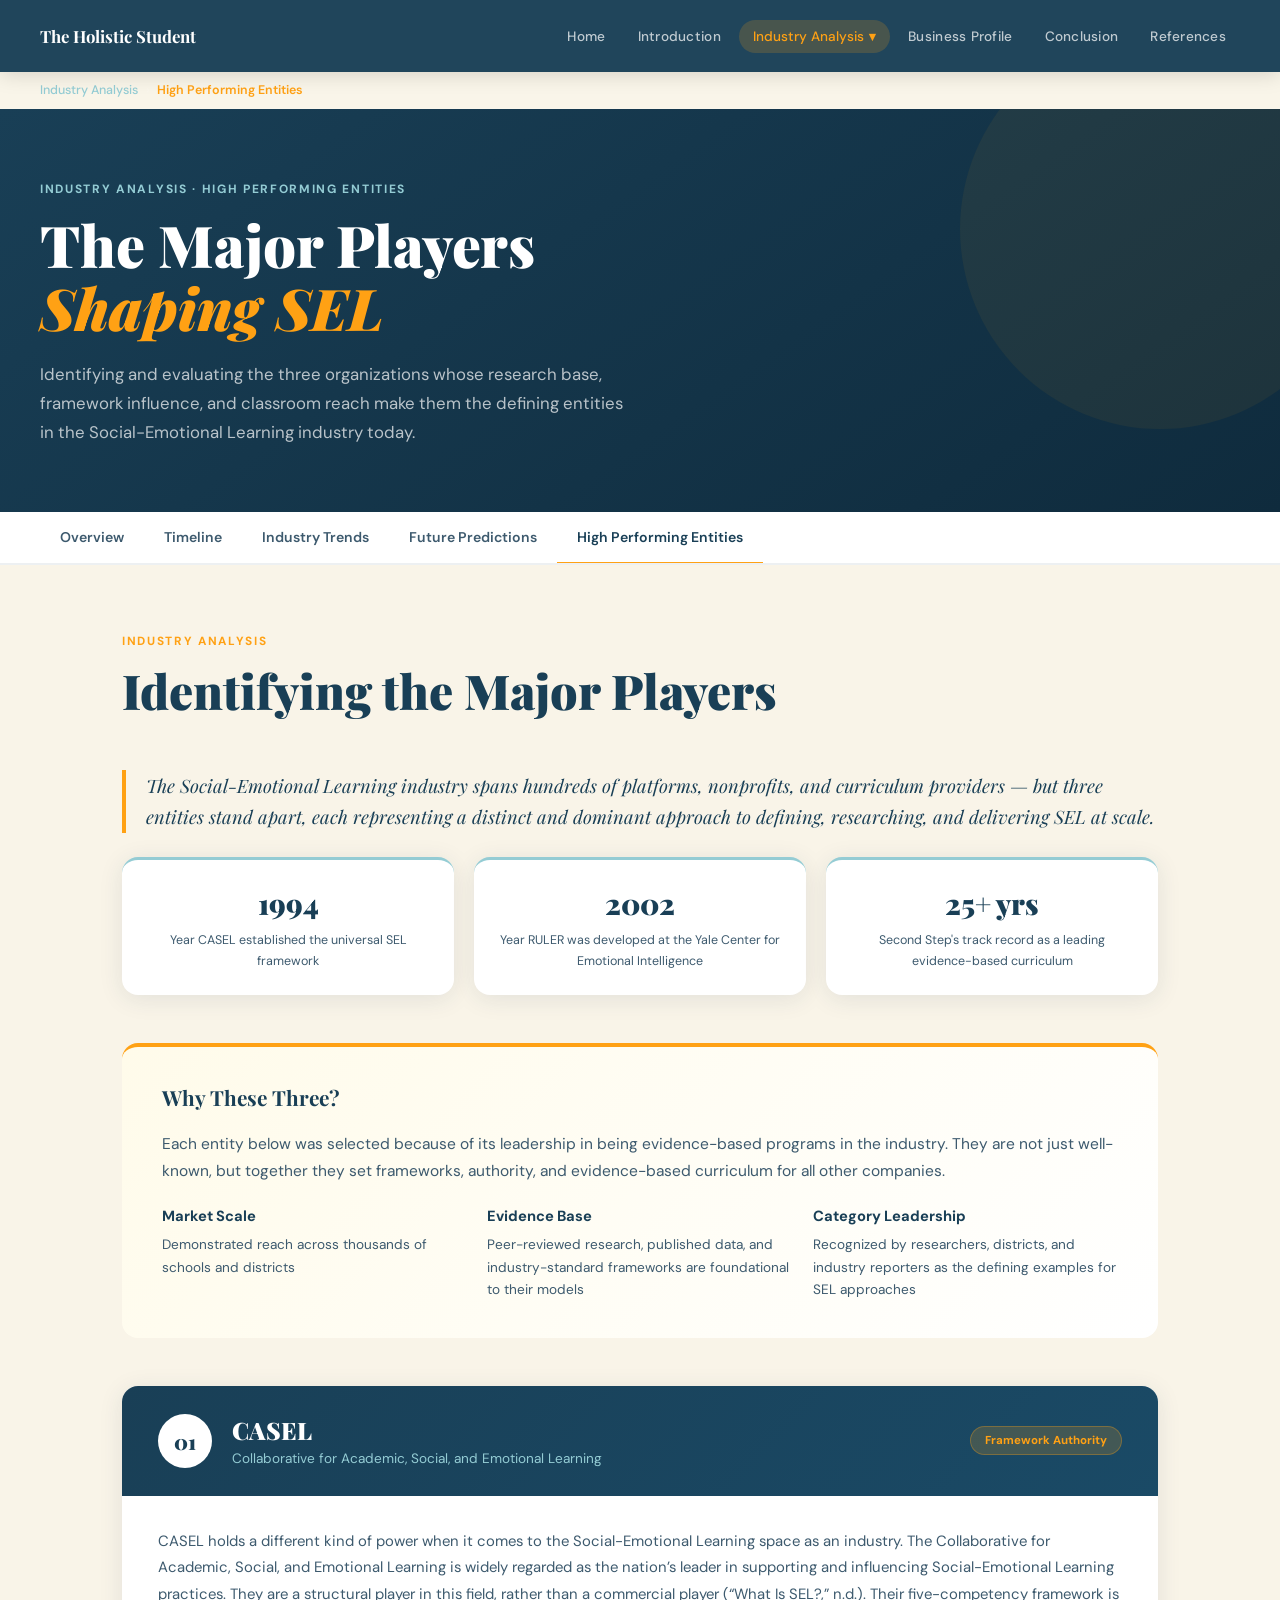
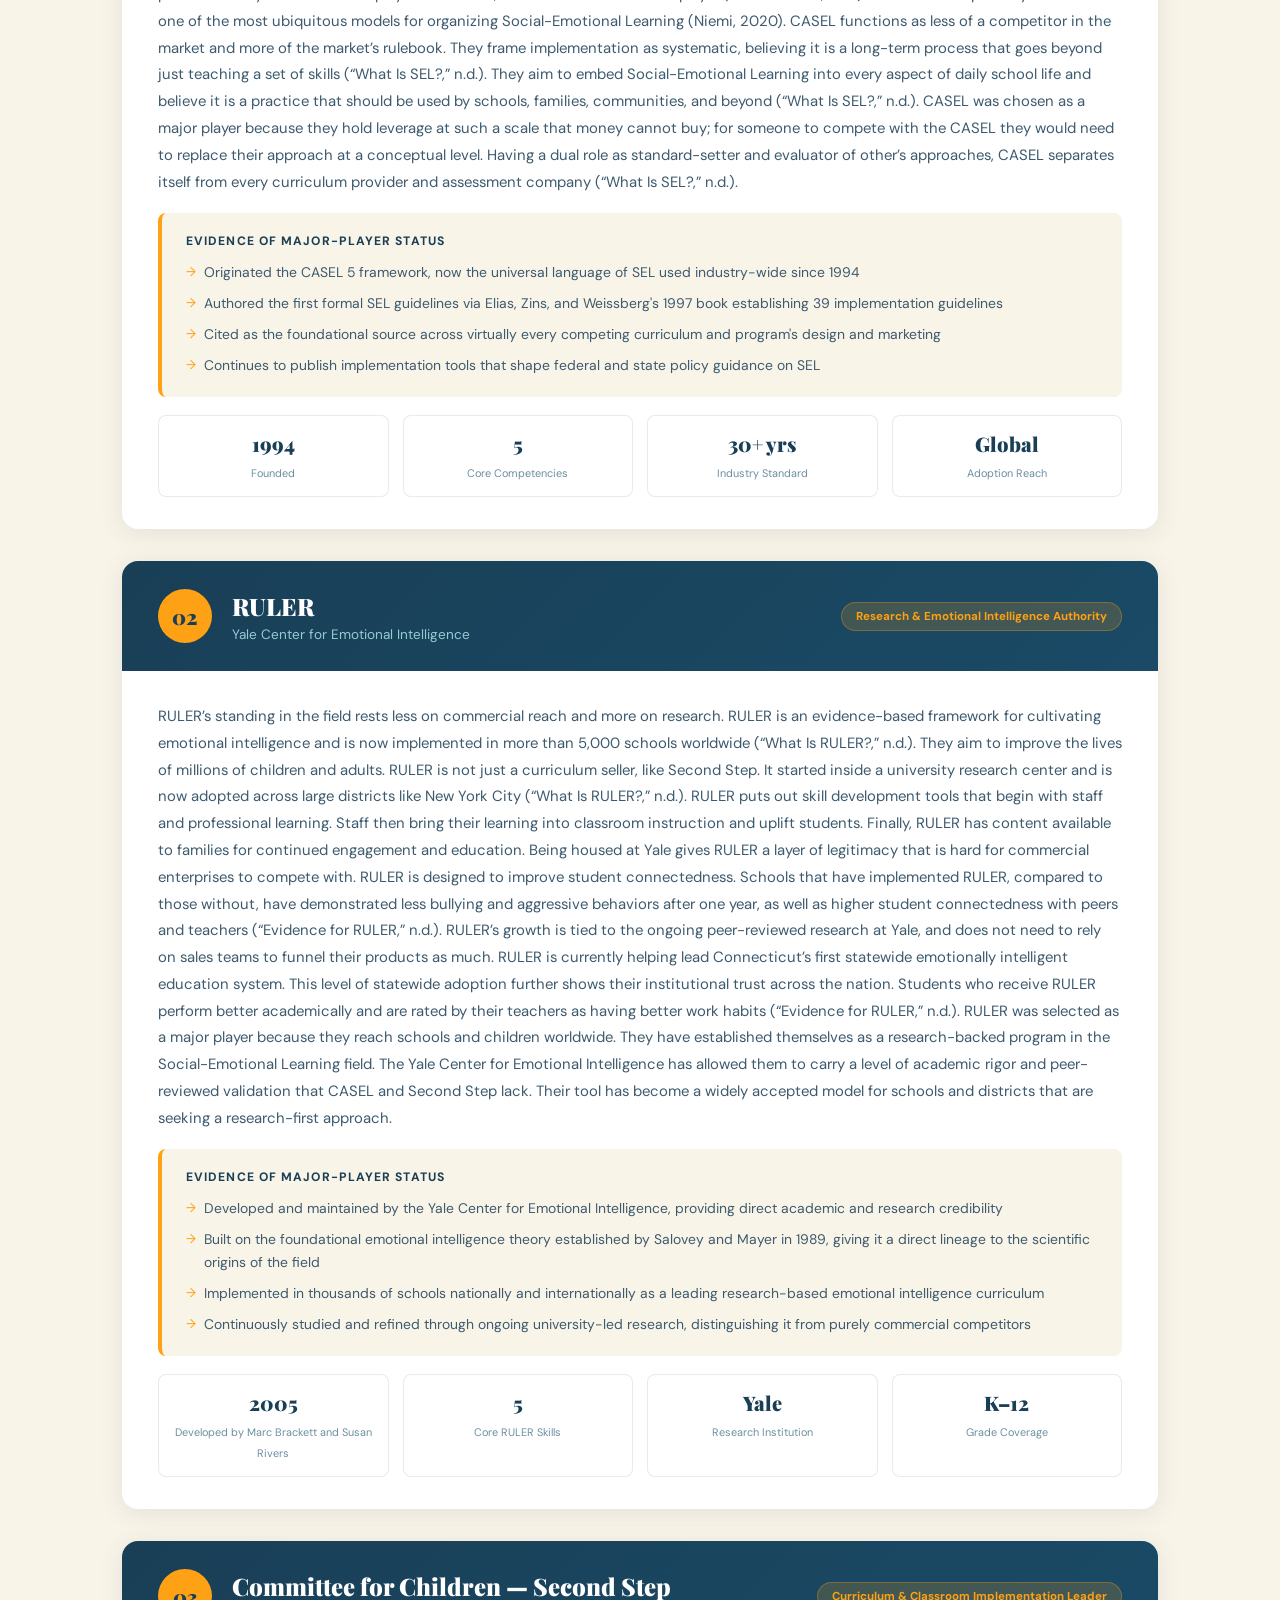
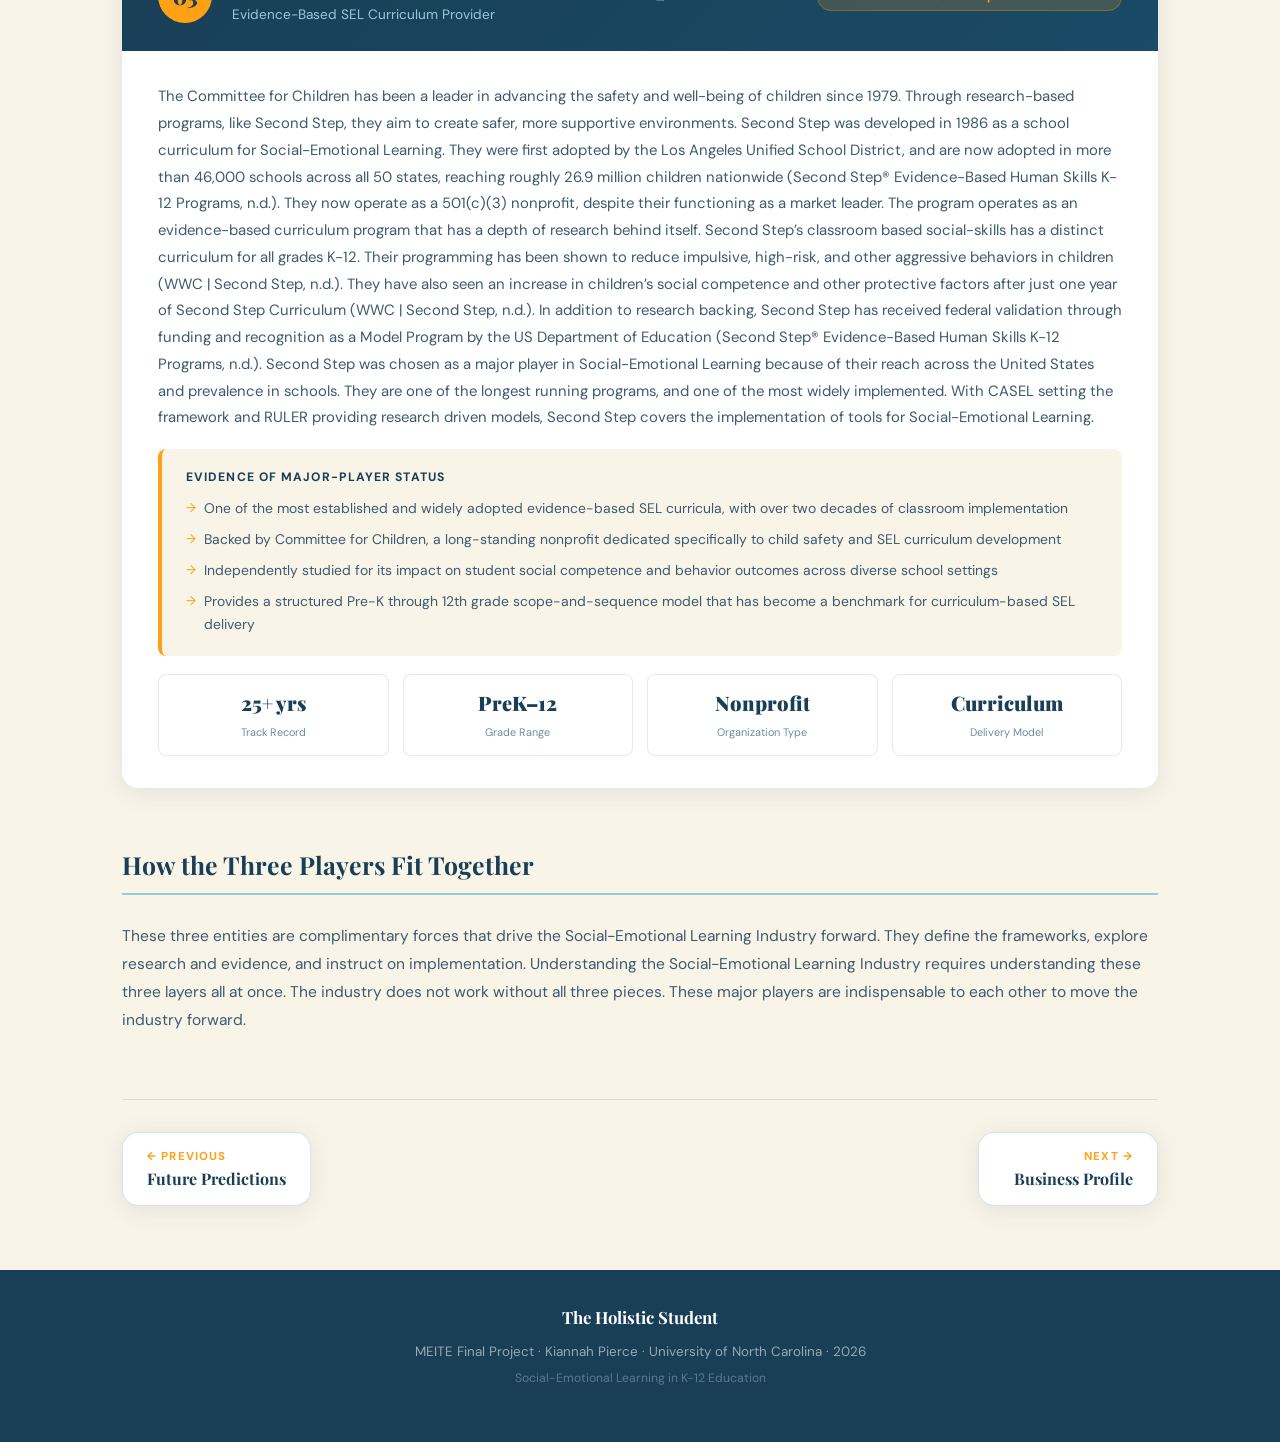
<file: industry-entities.html>
<!DOCTYPE html>
<html lang="en">
<head>
 <meta charset="UTF-8" />
 <meta name="viewport" content="width=device-width, initial-scale=1.0" />
 <title>High Performing Entities | The Holistic Student</title>
 <link href="https://fonts.googleapis.com/css2?family=Playfair+Display:ital,wght@0,400;0,700;0,900;1,400&family=DM+Sans:wght@300;400;500;600&display=swap" rel="stylesheet" />
 <style>
*,*::before,*::after{box-sizing:border-box;margin:0;padding:0}
:root{
 --navy:#193f56;--gold:#ffa114;--teal:#94ccd4;--cream:#fef2c1;
 --white:#ffffff;--offwhite:#f9f4e8;--dark-text:#1a2530;
 --mid-text:#3d5a6e;--light-text:#6b8fa0;
 --font-display:'Playfair Display',Georgia,serif;
 --font-body:'DM Sans',system-ui,sans-serif;
 --radius:16px;--radius-sm:8px;--nav-h:72px;
 --shadow:0 4px 24px rgba(25,63,86,.10);
 --shadow-lg:0 12px 48px rgba(25,63,86,.18);
}
html{scroll-behavior:smooth}
body{font-family:var(--font-body);color:var(--dark-text);background:var(--offwhite);overflow-x:hidden}
/* NAVBAR */
.navbar{position:fixed;top:0;left:0;right:0;z-index:1000;height:var(--nav-h);display:flex;align-items:center;justify-content:space-between;padding:0 40px;background:rgba(25,63,86,.97);backdrop-filter:blur(10px);box-shadow:0 2px 20px rgba(0,0,0,.15);transition:box-shadow .3s}
.nav-logo{display:flex;align-items:center;gap:10px;text-decoration:none;color:var(--white);flex-shrink:0}
.logo-icon{font-size:1.4rem;color:var(--gold)}
.logo-text{font-family:var(--font-display);font-size:1.05rem;font-weight:700}
.nav-links{list-style:none;display:flex;align-items:center;gap:4px}
.nav-link{display:block;padding:8px 14px;border-radius:50px;color:rgba(255,255,255,.72);text-decoration:none;font-size:.85rem;font-weight:500;letter-spacing:.02em;transition:all .22s;white-space:nowrap}
.nav-link:hover,.nav-link.active{color:var(--gold);background:rgba(255,161,20,.18)}
.hamburger{display:none;flex-direction:column;gap:5px;background:none;border:none;cursor:pointer;padding:4px}
.hamburger span{display:block;width:24px;height:2px;background:var(--white);border-radius:2px;transition:.3s}
/* DROPDOWN */
.nav-item-dropdown{position:relative}
.nav-link-dropdown{display:flex;align-items:center;gap:5px;padding:8px 14px;border-radius:50px;color:rgba(255,255,255,.72);text-decoration:none;font-size:.85rem;font-weight:500;cursor:pointer;transition:all .22s;user-select:none;white-space:nowrap;background:none;border:none;font-family:var(--font-body)}
.nav-link-dropdown:hover,.nav-item-dropdown:hover .nav-link-dropdown,.nav-link-dropdown.active{color:var(--gold);background:rgba(255,161,20,.18)}
.nav-chevron{display:inline-block;font-size:.6rem;transition:transform .25s}
.nav-item-dropdown:hover .nav-chevron,.nav-item-dropdown.open .nav-chevron{transform:rotate(180deg)}
.dropdown-menu{position:absolute;top:calc(100% + 8px);left:50%;transform:translateX(-50%) translateY(-6px);min-width:210px;background:#112d3f;border:1px solid rgba(255,255,255,.1);border-radius:var(--radius);box-shadow:0 16px 40px rgba(0,0,0,.35);padding:8px;opacity:0;visibility:hidden;pointer-events:none;transition:opacity .2s ease,transform .2s ease,visibility .2s;z-index:999}
.nav-item-dropdown:hover .dropdown-menu,.nav-item-dropdown.open .dropdown-menu{opacity:1;visibility:visible;pointer-events:auto;transform:translateX(-50%) translateY(0)}
.dropdown-menu::before{content:'';position:absolute;top:-6px;left:50%;transform:translateX(-50%);border-left:6px solid transparent;border-right:6px solid transparent;border-bottom:6px solid #112d3f}
.dropdown-link{display:flex;align-items:center;gap:10px;padding:10px 14px;border-radius:var(--radius-sm);color:rgba(255,255,255,.75);text-decoration:none;font-size:.84rem;font-weight:500;transition:all .18s}
.dropdown-link:hover,.dropdown-link.active{background:rgba(255,161,20,.15);color:var(--gold)}
.dd-icon{font-size:1rem;width:22px;text-align:center;flex-shrink:0}
.dd-desc{display:block;font-size:.72rem;color:rgba(255,255,255,.4);font-weight:400;margin-top:1px}
.dropdown-overview{border-bottom:1px solid rgba(255,255,255,.08);margin-bottom:4px;padding-bottom:4px}
/* BREADCRUMB & TABS */
.industry-breadcrumb{display:flex;align-items:center;gap:8px;background:rgba(255,255,255,.06);border-bottom:1px solid rgba(255,255,255,.1);padding:10px 40px;font-size:.78rem;color:rgba(255,255,255,.55);flex-wrap:wrap}
.industry-breadcrumb a{color:var(--teal);text-decoration:none;font-weight:500}
.industry-breadcrumb a:hover{color:var(--gold)}
.bc-sep{opacity:.4}.bc-current{color:var(--gold);font-weight:600}
.industry-tabs{background:var(--white);border-bottom:2px solid rgba(25,63,86,.08);padding:0 40px;display:flex;gap:0;overflow-x:auto}
.industry-tab{display:flex;align-items:center;gap:8px;padding:16px 20px;border-bottom:3px solid transparent;color:var(--mid-text);text-decoration:none;font-size:.88rem;font-weight:600;white-space:nowrap;transition:all .2s;margin-bottom:-2px}
.industry-tab:hover{color:var(--navy);border-bottom-color:var(--teal)}
.industry-tab.active{color:var(--navy);border-bottom-color:var(--gold)}
/* PAGE */
.page-wrapper{padding-top:var(--nav-h);min-height:100vh}
.container{max-width:1100px;margin:0 auto;padding:64px 32px}
/* TYPOGRAPHY */
.section-tag{display:inline-block;font-size:.74rem;font-weight:700;letter-spacing:.14em;text-transform:uppercase;color:var(--gold);margin-bottom:14px}
.section-title{font-family:var(--font-display);font-size:clamp(2rem,4vw,3rem);font-weight:900;line-height:1.15;color:var(--navy);margin-bottom:40px}
.section-header{margin-bottom:52px}
.subsection-title{margin:60px 0 28px;padding-bottom:12px;border-bottom:2px solid var(--teal)}
.subsection-title h3{font-family:var(--font-display);font-size:1.55rem;color:var(--navy)}
.lead-text{font-family:var(--font-display);font-size:1.15rem;font-style:italic;color:var(--navy);line-height:1.7;margin-bottom:24px;padding-left:20px;border-left:4px solid var(--gold)}
p{line-height:1.8;color:var(--mid-text);font-size:.97rem;margin-bottom:16px}
p strong{color:var(--navy)}
/* PAGE HERO */
.page-hero{background:linear-gradient(145deg,var(--navy) 0%,#0f2b3d 100%);padding:72px 40px 64px;position:relative;overflow:hidden}
.page-hero::after{content:'';position:absolute;right:-80px;top:-80px;width:400px;height:400px;border-radius:50%;background:var(--gold);opacity:.06}
.page-hero .hero-inner{max-width:760px;position:relative}
.page-hero .hero-tag{font-size:.75rem;font-weight:700;letter-spacing:.14em;text-transform:uppercase;color:var(--teal);margin-bottom:16px;display:block}
.page-hero h1{font-family:var(--font-display);font-size:clamp(2.2rem,5vw,3.6rem);font-weight:900;color:var(--white);line-height:1.1;margin-bottom:20px}
.page-hero h1 em{color:var(--gold);font-style:italic}
.page-hero p{font-size:1.05rem;color:rgba(255,255,255,.7);line-height:1.75;max-width:600px;margin-bottom:0}
/* PAGE NAV */
.page-nav{display:flex;justify-content:space-between;align-items:center;border-top:1px solid rgba(25,63,86,.12);padding:32px 0 0;margin-top:64px;gap:16px;flex-wrap:wrap}
.page-nav-btn{display:flex;flex-direction:column;text-decoration:none;color:var(--navy);padding:16px 24px;border-radius:var(--radius);border:1px solid rgba(25,63,86,.15);background:var(--white);transition:all .25s;min-width:180px;box-shadow:var(--shadow)}
.page-nav-btn:hover{background:var(--cream);border-color:var(--gold);transform:translateY(-2px)}
.page-nav-btn.next{align-items:flex-end}
.page-nav-label{font-size:.72rem;font-weight:700;letter-spacing:.1em;text-transform:uppercase;color:var(--gold);margin-bottom:4px}
.page-nav-title{font-family:var(--font-display);font-size:1rem;font-weight:700;color:var(--navy)}
/* FOOTER */
.footer{background:var(--navy);padding:36px 32px;text-align:center;margin-top:auto}
.footer-inner{max-width:600px;margin:0 auto}
.footer-caption{font-size:.84rem;color:rgba(255,255,255,.55);margin-bottom:4px}
.footer-sub{font-size:.76rem;color:rgba(255,255,255,.3)}
/* ANIMATIONS */
.fade-in{opacity:0;transform:translateY(24px);transition:opacity .55s ease,transform .55s ease}
.fade-in.visible{opacity:1;transform:translateY(0)}
/* RESPONSIVE NAV */
@media(max-width:680px){
 .navbar{padding:0 20px}
 .nav-links{display:none;flex-direction:column;position:fixed;top:var(--nav-h);left:0;right:0;background:var(--navy);padding:16px;gap:4px;box-shadow:0 8px 24px rgba(0,0,0,.3)}
 .nav-links.open{display:flex}
 .nav-link{padding:12px 16px;border-radius:var(--radius-sm)}
 .hamburger{display:flex}
 .dropdown-menu{position:static;transform:none!important;opacity:1;visibility:visible;pointer-events:auto;background:rgba(255,255,255,.06);border:none;box-shadow:none;border-radius:var(--radius-sm);padding:4px 0 4px 12px;margin:4px 0;display:none}
 .dropdown-menu::before{display:none}
 .nav-item-dropdown.open .dropdown-menu{display:block}
 .nav-link-dropdown{width:100%;border-radius:var(--radius-sm);padding:12px 16px;justify-content:space-between}
 .page-hero{padding:48px 24px}
 .container{padding:40px 20px}
 .industry-breadcrumb{padding:10px 20px}
 .industry-tabs{padding:0 20px}
}

/* HIGH PERFORMING ENTITIES PAGE STYLES */
.hpe-intro-grid{display:grid;grid-template-columns:repeat(3,1fr);gap:20px;margin-bottom:16px}
.hpe-stat-card{background:var(--white);border-radius:var(--radius);padding:24px;box-shadow:var(--shadow);text-align:center;border-top:3px solid var(--teal)}
.hpe-stat-val{display:block;font-family:var(--font-display);font-size:1.8rem;font-weight:900;color:var(--navy);margin-bottom:6px}
.hpe-stat-lbl{font-size:.78rem;color:var(--mid-text);line-height:1.4}

.entity-card{
 background:var(--white);border-radius:var(--radius);box-shadow:var(--shadow);
 margin-bottom:32px;overflow:hidden;transition:box-shadow .3s;
}
.entity-card:hover{box-shadow:var(--shadow-lg)}
.entity-hdr{
 display:flex;align-items:center;gap:20px;padding:28px 36px;flex-wrap:wrap;
 background:linear-gradient(135deg,var(--navy),#1a4a66);
}
.entity-rank{
 flex-shrink:0;width:54px;height:54px;border-radius:50%;
 background:var(--gold);color:var(--navy);
 font-family:var(--font-display);font-weight:900;font-size:1.3rem;
 display:flex;align-items:center;justify-content:center;
}
.entity-rank--featured{background:var(--white)}
.entity-titles{flex:1;min-width:200px}
.entity-name{font-family:var(--font-display);font-size:1.5rem;font-weight:900;color:var(--white)}
.entity-focus{font-size:.85rem;color:var(--teal);margin-top:4px}
.entity-badge{
 background:rgba(255,161,20,.18);color:var(--gold);
 border:1px solid rgba(255,161,20,.3);border-radius:50px;
 padding:6px 14px;font-size:.72rem;font-weight:700;white-space:nowrap;
}
.entity-body{padding:32px 36px;display:flex;flex-direction:column;gap:18px}
.entity-body p{margin:0;font-size:.93rem;color:var(--mid-text);line-height:1.8}

.evidence-box{
 background:var(--offwhite);border-radius:var(--radius-sm);
 padding:20px 24px;border-left:4px solid var(--gold);
}
.evidence-box h5{
 font-size:.76rem;font-weight:700;letter-spacing:.09em;
 text-transform:uppercase;color:var(--navy);margin-bottom:12px;
}
.evidence-box ul{list-style:none;display:flex;flex-direction:column;gap:8px}
.evidence-box li{
 font-size:.87rem;color:var(--mid-text);line-height:1.65;
 padding-left:18px;position:relative;
}
.evidence-box li::before{content:'\2192';position:absolute;left:0;color:var(--gold);font-size:.8rem}

.entity-metrics{display:grid;grid-template-columns:repeat(4,1fr);gap:14px}
.em-item{
 background:var(--white);border:1px solid rgba(25,63,86,.1);
 border-radius:var(--radius-sm);padding:14px 12px;text-align:center;
}
.em-val{display:block;font-family:var(--font-display);font-size:1.25rem;font-weight:900;color:var(--navy);margin-bottom:4px}
.em-lbl{font-size:.68rem;color:var(--light-text);line-height:1.3}

.selection-criteria{
 background:linear-gradient(135deg,#fffbea,var(--white));
 border-top:4px solid var(--gold);border-radius:var(--radius);
 padding:36px 40px;margin:48px 0;
}
.selection-criteria h3{
 font-family:var(--font-display);font-size:1.3rem;color:var(--navy);margin-bottom:20px;
}
.criteria-grid{display:grid;grid-template-columns:repeat(3,1fr);gap:20px}
.criteria-item{display:flex;flex-direction:column;gap:8px}
.criteria-icon{font-size:1.6rem}
.criteria-item h4{font-size:.92rem;font-weight:700;color:var(--navy)}
.criteria-item p{font-size:.85rem;margin:0;color:var(--mid-text);line-height:1.65}

@media(max-width:900px){
 .hpe-intro-grid{grid-template-columns:1fr 1fr}
 .entity-metrics{grid-template-columns:repeat(2,1fr)}
 .criteria-grid{grid-template-columns:1fr}
}
@media(max-width:680px){
 .hpe-intro-grid{grid-template-columns:1fr}
 .entity-hdr,.entity-body{padding:22px 24px}
 .selection-criteria{padding:24px 24px}
}
 </style>
</head>
<body>
 <nav class="navbar" id="navbar">
 <a href="index.html" class="nav-logo"><span class="logo-text">The Holistic Student</span></a>
 <button class="hamburger" id="hamburger" aria-label="Toggle menu"></button>
 <ul class="nav-links" id="nav-links">
 <li><a href="index.html" class="nav-link ">Home</a></li>
 <li><a href="introduction.html" class="nav-link ">Introduction</a></li>
 <li class="nav-item-dropdown" id="industryDropdown">
 <button class="nav-link-dropdown active" aria-expanded="false" aria-haspopup="true">Industry Analysis <span class="nav-chevron">&#9660;</span></button>
 <ul class="dropdown-menu" role="menu">
 <li class="dropdown-overview"><a href="industry.html" class="dropdown-link " role="menuitem"><span class="dd-label">Overview<span class="dd-desc">Industry at a glance</span></span></a></li>
 <li><a href="industry-timeline.html" class="dropdown-link " role="menuitem"><span class="dd-label">Timeline<span class="dd-desc">History of SEL</span></span></a></li>
 <li><a href="industry-trends.html" class="dropdown-link " role="menuitem"><span class="dd-label">Industry Trends<span class="dd-desc">External forces shaping SEL</span></span></a></li>
 <li><a href="industry-future.html" class="dropdown-link " role="menuitem"><span class="dd-label">Future Predictions<span class="dd-desc">Where SEL is heading</span></span></a></li>
 <li><a href="industry-entities.html" class="dropdown-link active" role="menuitem"><span class="dd-label">High Performing Entities<span class="dd-desc">Major players in the field</span></span></a></li>
 </ul>
 </li>
 <li><a href="business.html" class="nav-link ">Business Profile</a></li>
 <li><a href="conclusion.html" class="nav-link ">Conclusion</a></li>
 <li><a href="references.html" class="nav-link ">References</a></li>
 </ul>
 </nav>

 <div class="page-wrapper">
 <div class="industry-breadcrumb"><a href="industry.html">Industry Analysis</a><span class="bc-sep">&rsaquo;</span><span class="bc-current">High Performing Entities</span></div>

 <header class="page-hero">
 <div class="hero-inner">
 <span class="hero-tag">Industry Analysis &middot; High Performing Entities</span>
 <h1>The Major Players<br /><em>Shaping SEL</em></h1>
 <p>Identifying and evaluating the three organizations whose research base, framework influence, and classroom reach make them the defining entities in the Social-Emotional Learning industry today.</p>
 </div>
 </header>

 <div class="industry-tabs"><a href="industry.html" class="industry-tab ">Overview</a><a href="industry-timeline.html" class="industry-tab ">Timeline</a><a href="industry-trends.html" class="industry-tab ">Industry Trends</a><a href="industry-future.html" class="industry-tab ">Future Predictions</a><a href="industry-entities.html" class="industry-tab active">High Performing Entities</a></div>

 <main class="container">

 <div class="section-header fade-in">
 <span class="section-tag">Industry Analysis</span>
 <h2 class="section-title">Identifying the Major Players</h2>
 </div>

 <p class="lead-text fade-in">The Social-Emotional Learning industry spans hundreds of platforms, nonprofits, and curriculum providers &mdash; but three entities stand apart, each representing a distinct and dominant approach to defining, researching, and delivering SEL at scale.</p>

 <div class="hpe-intro-grid stagger-parent fade-in">
 <div class="hpe-stat-card">
 <span class="hpe-stat-val">1994</span>
 <span class="hpe-stat-lbl">Year CASEL established the universal SEL framework</span>
 </div>
 <div class="hpe-stat-card">
 <span class="hpe-stat-val">2002</span>
 <span class="hpe-stat-lbl">Year RULER was developed at the Yale Center for Emotional Intelligence</span>
 </div>
 <div class="hpe-stat-card">
 <span class="hpe-stat-val">25+ yrs</span>
 <span class="hpe-stat-lbl">Second Step's track record as a leading evidence-based curriculum</span>
 </div>
 </div>

 <!-- SELECTION CRITERIA -->
 <div class="selection-criteria fade-in">
 <h3>Why These Three?</h3>
 <p style="margin-bottom:20px;">Each entity below was selected because of its leadership in being evidence-based programs in the industry. They are not just well-known, but together they set frameworks, authority, and evidence-based curriculum for all other companies. </p>
 <div class="criteria-grid stagger-parent">
 <div class="criteria-item">
 
 <h4>Market Scale</h4>
 <p>Demonstrated reach across thousands of schools and districts </p>
 </div>
 <div class="criteria-item">
 
 <h4>Evidence Base</h4>
 <p>Peer-reviewed research, published data, and industry-standard frameworks are foundational to their models </p>
 </div>
 <div class="criteria-item">
 
 <h4>Category Leadership</h4>
 <p>Recognized by researchers, districts, and industry reporters as the defining examples for SEL approaches </p>
 </div>
 </div>
 </div>

 <!-- ENTITY 1: CASEL -->
 <div class="entity-card fade-in">
 <div class="entity-hdr">
 <div class="entity-rank entity-rank--featured">01</div>
 <div class="entity-titles">
 <div class="entity-name">CASEL</div>
 <div class="entity-focus">Collaborative for Academic, Social, and Emotional Learning</div>
 </div>
 <div class="entity-badge">Framework Authority</div>
 </div>
 <div class="entity-body">
 <p>CASEL holds a different kind of power when it comes to the Social-Emotional Learning space as an industry. The Collaborative for Academic, Social, and Emotional Learning is widely regarded as the nation’s leader in supporting and influencing Social-Emotional Learning practices. They are a structural player in this field, rather than a commercial player (“What Is SEL?,” n.d.). Their five-competency framework is one of the most ubiquitous models for organizing Social-Emotional Learning (Niemi, 2020). CASEL functions as less of a competitor in the market and more of the market’s rulebook. They frame implementation as systematic, believing it is a long-term process that goes beyond just teaching a set of skills (“What Is SEL?,” n.d.). They aim to embed Social-Emotional Learning into every aspect of daily school life and believe it is a practice that should be used by schools, families, communities, and beyond (“What Is SEL?,” n.d.). CASEL was chosen as a major player because they hold leverage at such a scale that money cannot buy; for someone to compete with the CASEL they would need to replace their approach at a conceptual level. Having a dual role as standard-setter and evaluator of other’s approaches, CASEL separates itself from every curriculum provider and assessment company (“What Is SEL?,” n.d.).</p>
 <div class="evidence-box">
 <h5>Evidence of Major-Player Status</h5>
 <ul>
 <li>Originated the CASEL 5 framework, now the universal language of SEL used industry-wide since 1994</li>
 <li>Authored the first formal SEL guidelines via Elias, Zins, and Weissberg's 1997 book establishing 39 implementation guidelines</li>
 <li>Cited as the foundational source across virtually every competing curriculum and program's design and marketing</li>
 <li>Continues to publish implementation tools that shape federal and state policy guidance on SEL</li>
 </ul>
 </div>
 <div class="entity-metrics stagger-parent">
 <div class="em-item"><span class="em-val">1994</span><span class="em-lbl">Founded</span></div>
 <div class="em-item"><span class="em-val">5</span><span class="em-lbl">Core Competencies</span></div>
 <div class="em-item"><span class="em-val">30+ yrs</span><span class="em-lbl">Industry Standard</span></div>
 <div class="em-item"><span class="em-val">Global</span><span class="em-lbl">Adoption Reach</span></div>
 </div>
 </div>
 </div>

 <!-- ENTITY 2: RULER / YALE CENTER FOR EMOTIONAL INTELLIGENCE -->
 <div class="entity-card fade-in">
 <div class="entity-hdr">
 <div class="entity-rank">02</div>
 <div class="entity-titles">
 <div class="entity-name">RULER</div>
 <div class="entity-focus">Yale Center for Emotional Intelligence</div>
 </div>
 <div class="entity-badge">Research &amp; Emotional Intelligence Authority</div>
 </div>
 <div class="entity-body">
 <p>RULER’s standing in the field rests less on commercial reach and more on research. RULER is an evidence-based framework for cultivating emotional intelligence and is now implemented in more than 5,000 schools worldwide (“What Is RULER?,” n.d.). They aim to improve the lives of millions of children and adults. RULER is not just a curriculum seller, like Second Step. It started inside a university research center and is now adopted across large districts like New York City (“What Is RULER?,” n.d.). RULER puts out skill development tools that begin with staff and professional learning. Staff then bring their learning into classroom instruction and uplift students. Finally, RULER has content available to families for continued engagement and education. Being housed at Yale gives RULER a layer of legitimacy that is hard for commercial enterprises to compete with. RULER is designed to improve student connectedness. Schools that have implemented RULER, compared to those without, have demonstrated less bullying and aggressive behaviors after one year, as well as higher student connectedness with peers and teachers (“Evidence for RULER,” n.d.). RULER’s growth is tied to the ongoing peer-reviewed research at Yale, and does not need to rely on sales teams to funnel their products as much. RULER is currently helping lead Connecticut’s first statewide emotionally intelligent education system. This level of statewide adoption further shows their institutional trust across the nation. Students who receive RULER perform better academically and are rated by their teachers as having better work habits (“Evidence for RULER,” n.d.). RULER was selected as a major player because they reach schools and children worldwide. They have established themselves as a research-backed program in the Social-Emotional Learning field. The Yale Center for Emotional Intelligence has allowed them to carry a level of academic rigor and peer-reviewed validation that CASEL and Second Step lack. Their tool has become a widely accepted model for schools and districts that are seeking a research-first approach. </p>
 <div class="evidence-box">
 <h5>Evidence of Major-Player Status</h5>
 <ul>
 <li>Developed and maintained by the Yale Center for Emotional Intelligence, providing direct academic and research credibility</li>
 <li>Built on the foundational emotional intelligence theory established by Salovey and Mayer in 1989, giving it a direct lineage to the scientific origins of the field</li>
 <li>Implemented in thousands of schools nationally and internationally as a leading research-based emotional intelligence curriculum</li>
 <li>Continuously studied and refined through ongoing university-led research, distinguishing it from purely commercial competitors</li>
 </ul>
 </div>
 <div class="entity-metrics stagger-parent">
 <div class="em-item"><span class="em-val">2005</span><span class="em-lbl">Developed by Marc Brackett and Susan Rivers</span></div>
 <div class="em-item"><span class="em-val">5</span><span class="em-lbl">Core RULER Skills</span></div>
 <div class="em-item"><span class="em-val">Yale</span><span class="em-lbl">Research Institution</span></div>
 <div class="em-item"><span class="em-val">K&ndash;12</span><span class="em-lbl">Grade Coverage</span></div>
 </div>
 </div>
 </div>

 <!-- ENTITY 3: COMMITTEE FOR CHILDREN / SECOND STEP -->
 <div class="entity-card fade-in">
 <div class="entity-hdr">
 <div class="entity-rank">03</div>
 <div class="entity-titles">
 <div class="entity-name">Committee for Children &mdash; Second Step</div>
 <div class="entity-focus">Evidence-Based SEL Curriculum Provider</div>
 </div>
 <div class="entity-badge">Curriculum &amp; Classroom Implementation Leader</div>
 </div>
 <div class="entity-body">
 <p>The Committee for Children has been a leader in advancing the safety and well-being of children since 1979. Through research-based programs, like Second Step, they aim to create safer, more supportive environments. Second Step was developed in 1986 as a school curriculum for Social-Emotional Learning. They were first adopted by the Los Angeles Unified School District, and are now adopted in more than 46,000 schools across all 50 states, reaching roughly 26.9 million children nationwide (Second Step® Evidence-Based Human Skills K-12 Programs, n.d.). They now operate as a 501(c)(3) nonprofit, despite their functioning as a market leader. The program operates as an evidence-based curriculum program that has a depth of research behind itself. Second Step’s classroom based social-skills has a distinct curriculum for all grades K-12. Their programming has been shown to reduce impulsive, high-risk, and other aggressive behaviors in children (WWC | Second Step, n.d.). They have also seen an increase in children’s social competence and other protective factors after just one year of Second Step Curriculum (WWC | Second Step, n.d.). In addition to research backing, Second Step has received federal validation through funding and recognition as a Model Program by the US Department of Education (Second Step® Evidence-Based Human Skills K-12 Programs, n.d.). Second Step was chosen as a major player in Social-Emotional Learning because of their reach across the United States and prevalence in schools. They are one of the longest running programs, and one of the most widely implemented. With CASEL setting the framework and RULER providing research driven models, Second Step covers the implementation of tools for Social-Emotional Learning. </p>
 <div class="evidence-box">
 <h5>Evidence of Major-Player Status</h5>
 <ul>
 <li>One of the most established and widely adopted evidence-based SEL curricula, with over two decades of classroom implementation</li>
 <li>Backed by Committee for Children, a long-standing nonprofit dedicated specifically to child safety and SEL curriculum development</li>
 <li>Independently studied for its impact on student social competence and behavior outcomes across diverse school settings</li>
 <li>Provides a structured Pre-K through 12th grade scope-and-sequence model that has become a benchmark for curriculum-based SEL delivery</li>
 </ul>
 </div>
 <div class="entity-metrics stagger-parent">
 <div class="em-item"><span class="em-val">25+ yrs</span><span class="em-lbl">Track Record</span></div>
 <div class="em-item"><span class="em-val">PreK&ndash;12</span><span class="em-lbl">Grade Range</span></div>
 <div class="em-item"><span class="em-val">Nonprofit</span><span class="em-lbl">Organization Type</span></div>
 <div class="em-item"><span class="em-val">Curriculum</span><span class="em-lbl">Delivery Model</span></div>
 </div>
 </div>
 </div>

 <!-- SYNTHESIS -->
 <div class="subsection-title fade-in"><h3>How the Three Players Fit Together</h3></div>
 <div class="fade-in">
 <p>These three entities are complimentary forces that drive the Social-Emotional Learning Industry forward. They define the frameworks, explore research and evidence, and instruct on implementation. Understanding the Social-Emotional Learning Industry requires understanding these three layers all at once. The industry does not work without all three pieces. These major players are indispensable to each other to move the industry forward. </p>
 </div>

 <nav class="page-nav">
 <a href="industry-future.html" class="page-nav-btn prev"><span class="page-nav-label">&larr; Previous</span><span class="page-nav-title">Future Predictions</span></a>
 <a href="business.html" class="page-nav-btn next"><span class="page-nav-label">Next &rarr;</span><span class="page-nav-title">Business Profile</span></a>
 </nav>

 </main>
 </div>

 <footer class="footer">
 <div class="footer-inner">
 <a href="index.html" class="nav-logo" style="justify-content:center;margin-bottom:12px;"><span class="logo-text">The Holistic Student</span></a>
 <p class="footer-caption">MEITE Final Project &middot; Kiannah Pierce &middot; University of North Carolina &middot; 2026</p>
 <p class="footer-sub">Social-Emotional Learning in K-12 Education</p>
 </div>
 </footer>

<script>(function(){
 const path=window.location.pathname.split('/').pop()||'index.html';
 document.querySelectorAll('.nav-link').forEach(l=>{if((l.getAttribute('href')||'').split('/').pop()===path)l.classList.add('active')});
 const hb=document.getElementById('hamburger'),nm=document.getElementById('nav-links');
 if(hb&&nm){
 hb.addEventListener('click',()=>nm.classList.toggle('open'));
 document.addEventListener('click',e=>{if(!hb.contains(e.target)&&!nm.contains(e.target))nm.classList.remove('open')});
 }
 const nb=document.getElementById('navbar');
 if(nb)window.addEventListener('scroll',()=>{nb.style.boxShadow=window.scrollY>20?'0 4px 32px rgba(0,0,0,.28)':'0 2px 20px rgba(0,0,0,.15)';},{passive:true});
 const fadeObs=new IntersectionObserver(entries=>{entries.forEach(e=>{if(e.isIntersecting){const d=e.target.dataset.delay||0;setTimeout(()=>e.target.classList.add('visible'),+d);fadeObs.unobserve(e.target);}});},{threshold:.12});
 document.querySelectorAll('.fade-in').forEach(el=>fadeObs.observe(el));
 document.querySelectorAll('.stagger-parent').forEach(parent=>{
 Array.from(parent.children).forEach((child,i)=>{
 child.style.cssText=`opacity:0;transform:translateY(20px);transition:opacity .45s ease ${i*100}ms,transform .45s ease ${i*100}ms`;
 const o=new IntersectionObserver(([e])=>{if(e.isIntersecting){child.style.opacity='1';child.style.transform='translateY(0)';o.unobserve(child);}},{threshold:.1});
 o.observe(child);
 });
 });
 const dd=document.getElementById('industryDropdown');
 if(dd){
 const btn=dd.querySelector('.nav-link-dropdown'),menu=dd.querySelector('.dropdown-menu');
 btn.addEventListener('click',e=>{const open=dd.classList.toggle('open');btn.setAttribute('aria-expanded',open);e.stopPropagation();});
 document.addEventListener('click',e=>{if(!dd.contains(e.target)){dd.classList.remove('open');btn.setAttribute('aria-expanded','false');}});
 btn.addEventListener('keydown',e=>{
 if(e.key==='Enter'||e.key===' '){e.preventDefault();const open=dd.classList.toggle('open');btn.setAttribute('aria-expanded',open);if(open)menu.querySelector('.dropdown-link')?.focus();}
 if(e.key==='Escape'){dd.classList.remove('open');btn.setAttribute('aria-expanded','false');btn.focus();}
 });
 menu.addEventListener('keydown',e=>{
 const links=Array.from(menu.querySelectorAll('.dropdown-link')),idx=links.indexOf(document.activeElement);
 if(e.key==='ArrowDown'){e.preventDefault();links[(idx+1)%links.length]?.focus();}
 if(e.key==='ArrowUp'){e.preventDefault();links[(idx-1+links.length)%links.length]?.focus();}
 if(e.key==='Escape'){dd.classList.remove('open');btn.setAttribute('aria-expanded','false');btn.focus();}
 });
 menu.querySelectorAll('.dropdown-link').forEach(l=>l.addEventListener('click',()=>{dd.classList.remove('open');btn.setAttribute('aria-expanded','false');document.getElementById('nav-links')?.classList.remove('open');}));
 }
})();
</script>
</body>
</html>
</file>
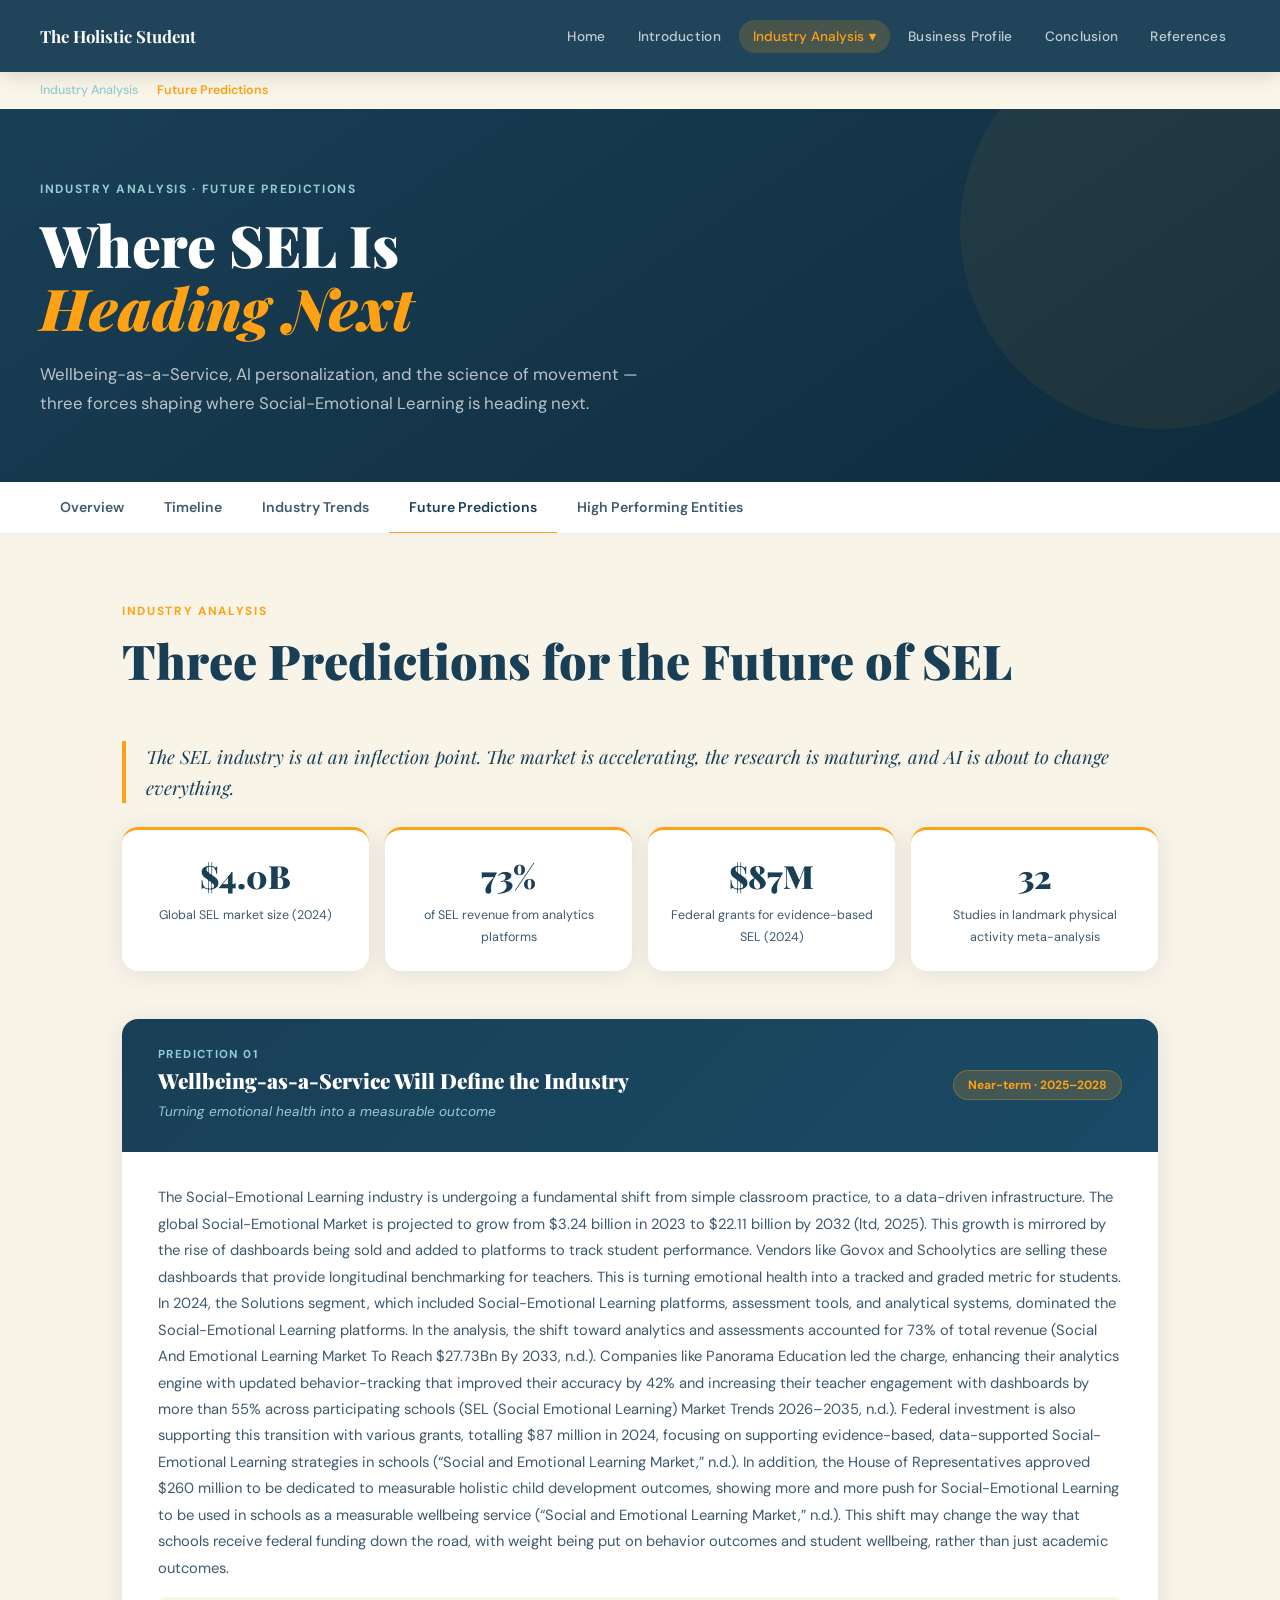
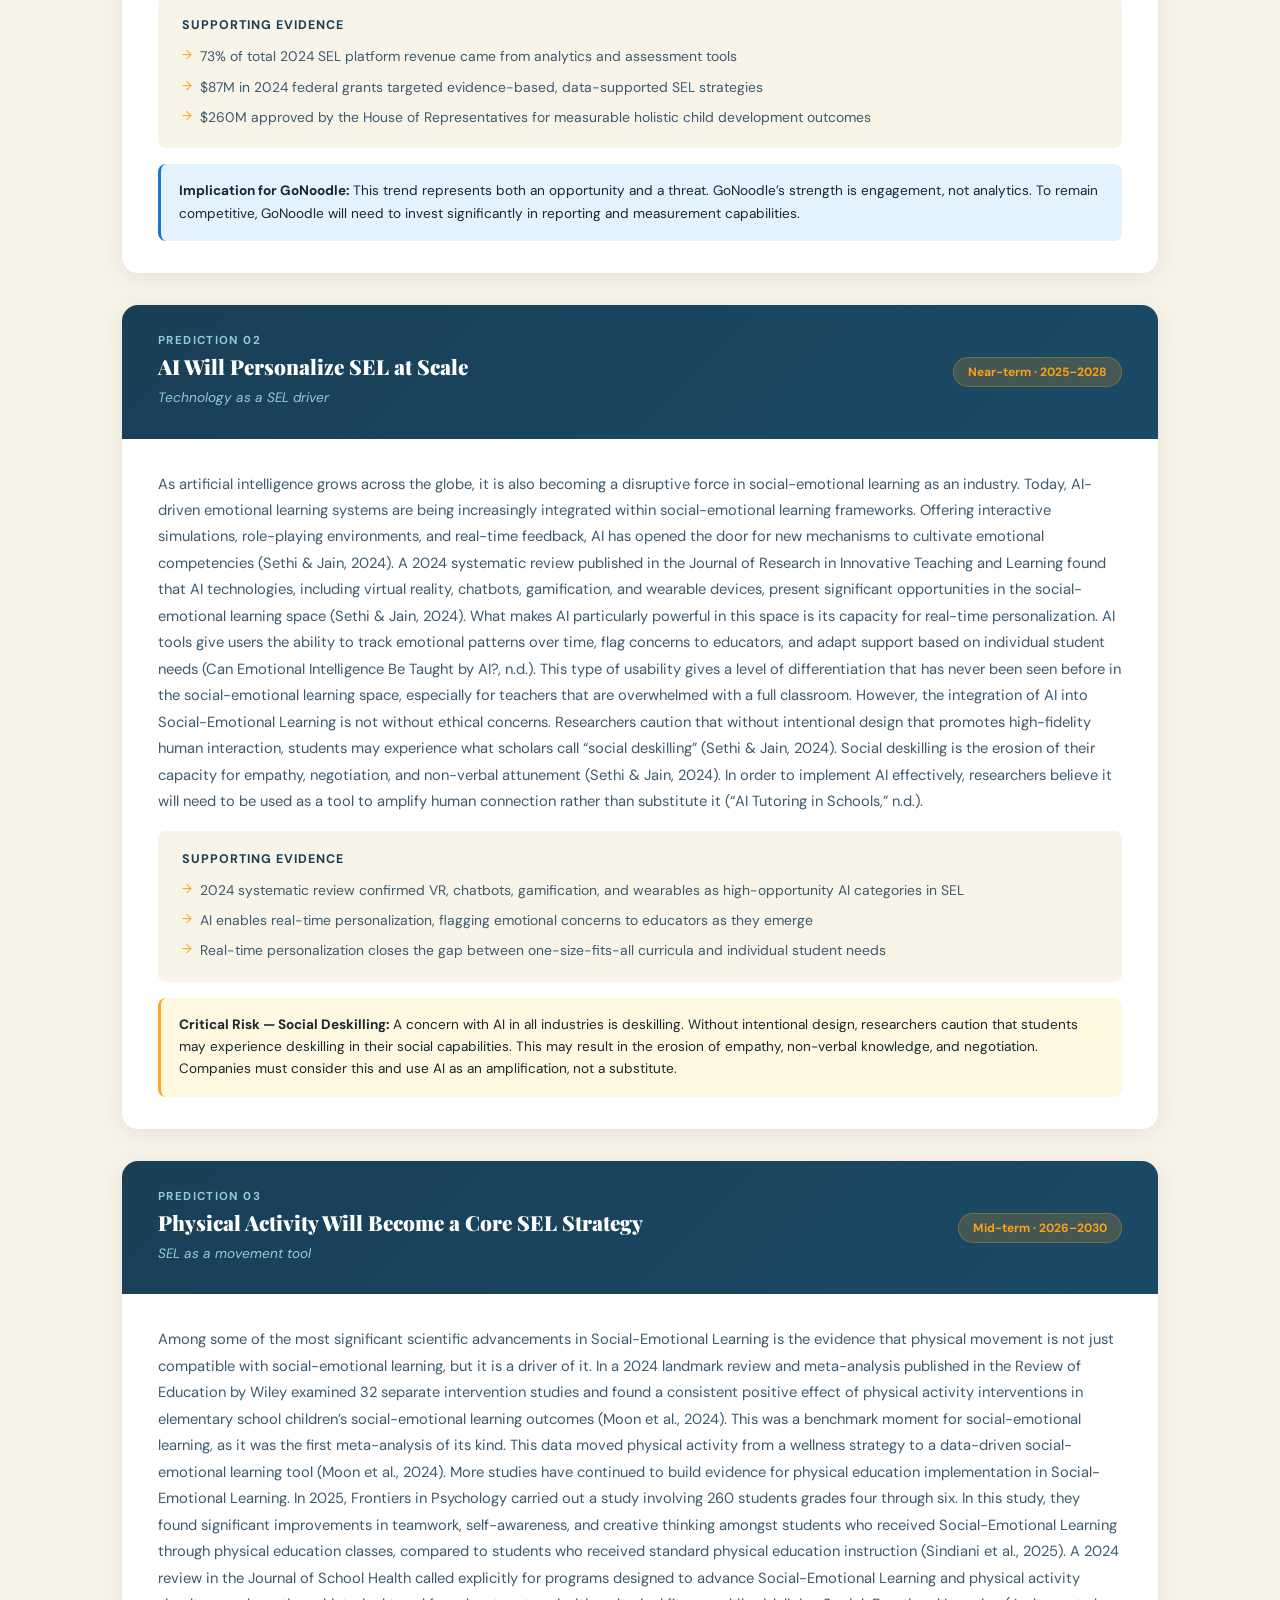
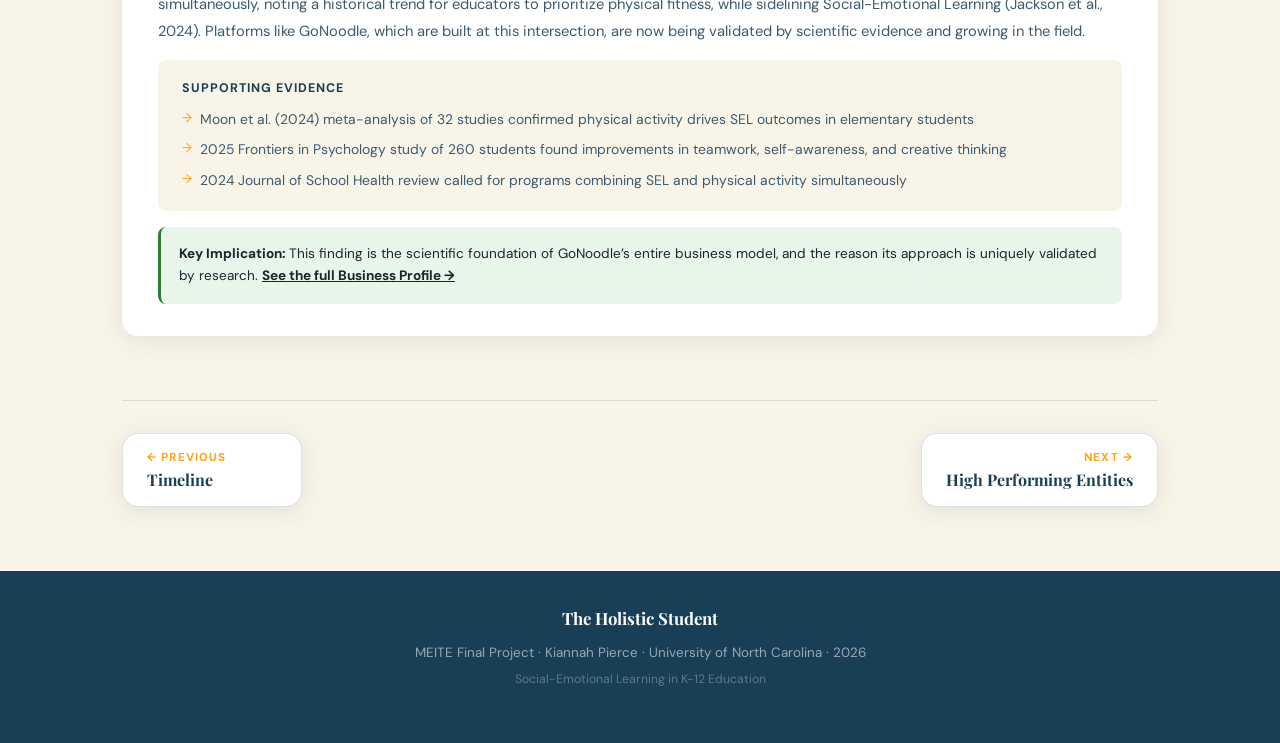
<file: industry-future.html>
<!DOCTYPE html>
<html lang="en">
<head>
 <meta charset="UTF-8" />
 <meta name="viewport" content="width=device-width, initial-scale=1.0" />
 <title>Future Predictions | The Holistic Student</title>
 <link href="https://fonts.googleapis.com/css2?family=Playfair+Display:ital,wght@0,400;0,700;0,900;1,400&family=DM+Sans:wght@300;400;500;600&display=swap" rel="stylesheet" />
 <style>
*,*::before,*::after{box-sizing:border-box;margin:0;padding:0}
:root{
 --navy:#193f56;--gold:#ffa114;--teal:#94ccd4;--cream:#fef2c1;
 --white:#ffffff;--offwhite:#f9f4e8;--dark-text:#1a2530;
 --mid-text:#3d5a6e;--light-text:#6b8fa0;
 --font-display:'Playfair Display',Georgia,serif;
 --font-body:'DM Sans',system-ui,sans-serif;
 --radius:16px;--radius-sm:8px;--nav-h:72px;
 --shadow:0 4px 24px rgba(25,63,86,.10);
 --shadow-lg:0 12px 48px rgba(25,63,86,.18);
}
html{scroll-behavior:smooth}
body{font-family:var(--font-body);color:var(--dark-text);background:var(--offwhite);overflow-x:hidden}
/* NAVBAR */
.navbar{position:fixed;top:0;left:0;right:0;z-index:1000;height:var(--nav-h);display:flex;align-items:center;justify-content:space-between;padding:0 40px;background:rgba(25,63,86,.97);backdrop-filter:blur(10px);box-shadow:0 2px 20px rgba(0,0,0,.15);transition:box-shadow .3s}
.nav-logo{display:flex;align-items:center;gap:10px;text-decoration:none;color:var(--white);flex-shrink:0}
.logo-icon{font-size:1.4rem;color:var(--gold)}
.logo-text{font-family:var(--font-display);font-size:1.05rem;font-weight:700}
.nav-links{list-style:none;display:flex;align-items:center;gap:4px}
.nav-link{display:block;padding:8px 14px;border-radius:50px;color:rgba(255,255,255,.72);text-decoration:none;font-size:.85rem;font-weight:500;letter-spacing:.02em;transition:all .22s;white-space:nowrap}
.nav-link:hover,.nav-link.active{color:var(--gold);background:rgba(255,161,20,.18)}
.hamburger{display:none;flex-direction:column;gap:5px;background:none;border:none;cursor:pointer;padding:4px}
.hamburger span{display:block;width:24px;height:2px;background:var(--white);border-radius:2px;transition:.3s}
/* DROPDOWN */
.nav-item-dropdown{position:relative}
.nav-link-dropdown{display:flex;align-items:center;gap:5px;padding:8px 14px;border-radius:50px;color:rgba(255,255,255,.72);text-decoration:none;font-size:.85rem;font-weight:500;cursor:pointer;transition:all .22s;user-select:none;white-space:nowrap;background:none;border:none;font-family:var(--font-body)}
.nav-link-dropdown:hover,.nav-item-dropdown:hover .nav-link-dropdown,.nav-link-dropdown.active{color:var(--gold);background:rgba(255,161,20,.18)}
.nav-chevron{display:inline-block;font-size:.6rem;transition:transform .25s}
.nav-item-dropdown:hover .nav-chevron,.nav-item-dropdown.open .nav-chevron{transform:rotate(180deg)}
.dropdown-menu{position:absolute;top:calc(100% + 8px);left:50%;transform:translateX(-50%) translateY(-6px);min-width:210px;background:#112d3f;border:1px solid rgba(255,255,255,.1);border-radius:var(--radius);box-shadow:0 16px 40px rgba(0,0,0,.35);padding:8px;opacity:0;visibility:hidden;pointer-events:none;transition:opacity .2s ease,transform .2s ease,visibility .2s;z-index:999}
.nav-item-dropdown:hover .dropdown-menu,.nav-item-dropdown.open .dropdown-menu{opacity:1;visibility:visible;pointer-events:auto;transform:translateX(-50%) translateY(0)}
.dropdown-menu::before{content:'';position:absolute;top:-6px;left:50%;transform:translateX(-50%);border-left:6px solid transparent;border-right:6px solid transparent;border-bottom:6px solid #112d3f}
.dropdown-link{display:flex;align-items:center;gap:10px;padding:10px 14px;border-radius:var(--radius-sm);color:rgba(255,255,255,.75);text-decoration:none;font-size:.84rem;font-weight:500;transition:all .18s}
.dropdown-link:hover,.dropdown-link.active{background:rgba(255,161,20,.15);color:var(--gold)}
.dd-icon{font-size:1rem;width:22px;text-align:center;flex-shrink:0}
.dd-desc{display:block;font-size:.72rem;color:rgba(255,255,255,.4);font-weight:400;margin-top:1px}
.dropdown-overview{border-bottom:1px solid rgba(255,255,255,.08);margin-bottom:4px;padding-bottom:4px}
/* BREADCRUMB & TABS */
.industry-breadcrumb{display:flex;align-items:center;gap:8px;background:rgba(255,255,255,.06);border-bottom:1px solid rgba(255,255,255,.1);padding:10px 40px;font-size:.78rem;color:rgba(255,255,255,.55);flex-wrap:wrap}
.industry-breadcrumb a{color:var(--teal);text-decoration:none;font-weight:500}
.industry-breadcrumb a:hover{color:var(--gold)}
.bc-sep{opacity:.4}.bc-current{color:var(--gold);font-weight:600}
.industry-tabs{background:var(--white);border-bottom:2px solid rgba(25,63,86,.08);padding:0 40px;display:flex;gap:0;overflow-x:auto}
.industry-tab{display:flex;align-items:center;gap:8px;padding:16px 20px;border-bottom:3px solid transparent;color:var(--mid-text);text-decoration:none;font-size:.88rem;font-weight:600;white-space:nowrap;transition:all .2s;margin-bottom:-2px}
.industry-tab:hover{color:var(--navy);border-bottom-color:var(--teal)}
.industry-tab.active{color:var(--navy);border-bottom-color:var(--gold)}
/* PAGE */
.page-wrapper{padding-top:var(--nav-h);min-height:100vh}
.container{max-width:1100px;margin:0 auto;padding:64px 32px}
/* TYPOGRAPHY */
.section-tag{display:inline-block;font-size:.74rem;font-weight:700;letter-spacing:.14em;text-transform:uppercase;color:var(--gold);margin-bottom:14px}
.section-title{font-family:var(--font-display);font-size:clamp(2rem,4vw,3rem);font-weight:900;line-height:1.15;color:var(--navy);margin-bottom:40px}
.section-header{margin-bottom:52px}
.subsection-title{margin:60px 0 28px;padding-bottom:12px;border-bottom:2px solid var(--teal)}
.subsection-title h3{font-family:var(--font-display);font-size:1.55rem;color:var(--navy)}
.lead-text{font-family:var(--font-display);font-size:1.15rem;font-style:italic;color:var(--navy);line-height:1.7;margin-bottom:24px;padding-left:20px;border-left:4px solid var(--gold)}
p{line-height:1.8;color:var(--mid-text);font-size:.97rem;margin-bottom:16px}
p strong{color:var(--navy)}
/* BUTTONS */
.btn{display:inline-block;padding:14px 32px;border-radius:50px;font-size:.9rem;font-weight:600;text-decoration:none;letter-spacing:.04em;transition:all .25s;cursor:pointer;border:none}
.btn-primary{background:var(--gold);color:var(--navy)}
.btn-primary:hover{background:#e8920f;transform:translateY(-2px);box-shadow:0 8px 24px rgba(255,161,20,.35)}
.btn-outline{background:transparent;color:var(--white);border:2px solid rgba(255,255,255,.45)}
.btn-outline:hover{background:rgba(255,255,255,.1);border-color:var(--white)}
/* PAGE HERO */
.page-hero{background:linear-gradient(145deg,var(--navy) 0%,#0f2b3d 100%);padding:72px 40px 64px;position:relative;overflow:hidden}
.page-hero::after{content:'';position:absolute;right:-80px;top:-80px;width:400px;height:400px;border-radius:50%;background:var(--gold);opacity:.06}
.page-hero .hero-inner{max-width:760px;position:relative}
.page-hero .hero-tag{font-size:.75rem;font-weight:700;letter-spacing:.14em;text-transform:uppercase;color:var(--teal);margin-bottom:16px;display:block}
.page-hero h1{font-family:var(--font-display);font-size:clamp(2.2rem,5vw,3.6rem);font-weight:900;color:var(--white);line-height:1.1;margin-bottom:20px}
.page-hero h1 em{color:var(--gold);font-style:italic}
.page-hero p{font-size:1.05rem;color:rgba(255,255,255,.7);line-height:1.75;max-width:600px;margin-bottom:0}
/* PAGE NAV */
.page-nav{display:flex;justify-content:space-between;align-items:center;border-top:1px solid rgba(25,63,86,.12);padding:32px 0 0;margin-top:64px;gap:16px;flex-wrap:wrap}
.page-nav-btn{display:flex;flex-direction:column;text-decoration:none;color:var(--navy);padding:16px 24px;border-radius:var(--radius);border:1px solid rgba(25,63,86,.15);background:var(--white);transition:all .25s;min-width:180px;box-shadow:var(--shadow)}
.page-nav-btn:hover{background:var(--cream);border-color:var(--gold);transform:translateY(-2px)}
.page-nav-btn.next{align-items:flex-end}
.page-nav-label{font-size:.72rem;font-weight:700;letter-spacing:.1em;text-transform:uppercase;color:var(--gold);margin-bottom:4px}
.page-nav-title{font-family:var(--font-display);font-size:1rem;font-weight:700;color:var(--navy)}
/* FOOTER */
.footer{background:var(--navy);padding:36px 32px;text-align:center;margin-top:auto}
.footer-inner{max-width:600px;margin:0 auto}
.footer-caption{font-size:.84rem;color:rgba(255,255,255,.55);margin-bottom:4px}
.footer-sub{font-size:.76rem;color:rgba(255,255,255,.3)}
/* ANIMATIONS */
.fade-in{opacity:0;transform:translateY(24px);transition:opacity .55s ease,transform .55s ease}
.fade-in.visible{opacity:1;transform:translateY(0)}
/* RESPONSIVE NAV */
@media(max-width:680px){
 .navbar{padding:0 20px}
 .nav-links{display:none;flex-direction:column;position:fixed;top:var(--nav-h);left:0;right:0;background:var(--navy);padding:16px;gap:4px;box-shadow:0 8px 24px rgba(0,0,0,.3)}
 .nav-links.open{display:flex}
 .nav-link{padding:12px 16px;border-radius:var(--radius-sm)}
 .hamburger{display:flex}
 .dropdown-menu{position:static;transform:none!important;opacity:1;visibility:visible;pointer-events:auto;background:rgba(255,255,255,.06);border:none;box-shadow:none;border-radius:var(--radius-sm);padding:4px 0 4px 12px;margin:4px 0;display:none}
 .dropdown-menu::before{display:none}
 .nav-item-dropdown.open .dropdown-menu{display:block}
 .nav-link-dropdown{width:100%;border-radius:var(--radius-sm);padding:12px 16px;justify-content:space-between}
 .page-hero{padding:48px 24px}
 .container{padding:40px 20px}
 .industry-breadcrumb{padding:10px 20px}
 .industry-tabs{padding:0 20px}
}

/* MARKET SNAPSHOT */
.mkt-snap{display:grid;grid-template-columns:repeat(4,1fr);gap:16px;margin-bottom:48px}
.snap-c{background:var(--white);border-radius:var(--radius);padding:24px 20px;box-shadow:var(--shadow);text-align:center;border-top:3px solid var(--gold)}
.snap-v{display:block;font-family:var(--font-display);font-size:2rem;font-weight:900;color:var(--navy);margin-bottom:6px}
.snap-l{font-size:.78rem;color:var(--mid-text);line-height:1.5}

/* PREDICTION CARDS */
.pred-card{background:var(--white);border-radius:var(--radius);box-shadow:var(--shadow);margin-bottom:32px;overflow:hidden;transition:box-shadow .3s}
.pred-card:hover{box-shadow:var(--shadow-lg)}
.pred-hdr{display:flex;align-items:center;gap:20px;background:linear-gradient(135deg,var(--navy),#1a4a66);padding:28px 36px;flex-wrap:wrap}
.pred-icon{font-size:2rem;flex-shrink:0}
.pred-meta{flex:1}
.pred-lbl{display:block;font-size:.72rem;font-weight:700;letter-spacing:.12em;text-transform:uppercase;color:var(--teal);margin-bottom:4px}
.pred-meta h3{font-family:var(--font-display);font-size:1.3rem;font-weight:900;color:var(--white);margin:0}
.pred-sub{font-size:.85rem;color:var(--teal);margin:6px 0 0;font-style:italic}
.pred-horizon{background:rgba(255,161,20,.18);color:var(--gold);border:1px solid rgba(255,161,20,.3);border-radius:50px;padding:6px 14px;font-size:.75rem;font-weight:700;white-space:nowrap}
.pred-body{padding:32px 36px;display:flex;flex-direction:column;gap:16px}
.pred-body p{font-size:.92rem;color:var(--mid-text);line-height:1.8;margin:0}
.pred-ev{background:var(--offwhite);border-radius:var(--radius-sm);padding:20px 24px}
.pred-ev h5{font-size:.78rem;font-weight:700;letter-spacing:.08em;text-transform:uppercase;color:var(--navy);margin-bottom:12px}
.pred-ev ul{list-style:none;display:flex;flex-direction:column;gap:8px}
.pred-ev li{font-size:.87rem;color:var(--mid-text);padding-left:18px;position:relative;line-height:1.6}
.pred-ev li::before{content:'\2192';position:absolute;left:0;color:var(--gold);font-size:.8rem}
.callout{border-radius:var(--radius-sm);padding:16px 18px;font-size:.85rem;line-height:1.65;color:var(--dark-text)}
.callout-warn{background:#fff8e1;border-left:3px solid #f9a825}
.callout-info{background:#e3f2fd;border-left:3px solid #1976d2}
.callout-pos{background:#e8f5e9;border-left:3px solid #2e7d32}

@media(max-width:900px){.mkt-snap{grid-template-columns:repeat(2,1fr)}}
@media(max-width:680px){.pred-hdr,.pred-body{padding:20px 24px}.mkt-snap{grid-template-columns:1fr}}
 </style>
</head>
<body>
 <nav class="navbar" id="navbar">
 <a href="index.html" class="nav-logo"><span class="logo-text">The Holistic Student</span></a>
 <button class="hamburger" id="hamburger" aria-label="Toggle menu"></button>
 <ul class="nav-links" id="nav-links">
 <li><a href="index.html" class="nav-link ">Home</a></li>
 <li><a href="introduction.html" class="nav-link ">Introduction</a></li>
 <li class="nav-item-dropdown" id="industryDropdown">
 <button class="nav-link-dropdown active" aria-expanded="false" aria-haspopup="true">Industry Analysis <span class="nav-chevron">&#9660;</span></button>
 <ul class="dropdown-menu" role="menu">
 <li class="dropdown-overview"><a href="industry.html" class="dropdown-link " role="menuitem"><span class="dd-label">Overview<span class="dd-desc">Industry at a glance</span></span></a></li>
 <li><a href="industry-timeline.html" class="dropdown-link " role="menuitem"><span class="dd-label">Timeline<span class="dd-desc">History of SEL</span></span></a></li>
 <li><a href="industry-trends.html" class="dropdown-link " role="menuitem"><span class="dd-label">Industry Trends<span class="dd-desc">External forces shaping SEL</span></span></a></li>
 <li><a href="industry-future.html" class="dropdown-link active" role="menuitem"><span class="dd-label">Future Predictions<span class="dd-desc">Where SEL is heading</span></span></a></li>
 <li><a href="industry-entities.html" class="dropdown-link " role="menuitem"><span class="dd-label">High Performing Entities<span class="dd-desc">Major players in the field</span></span></a></li>
 </ul>
 </li>
 <li><a href="business.html" class="nav-link ">Business Profile</a></li>
 <li><a href="conclusion.html" class="nav-link ">Conclusion</a></li>
 <li><a href="references.html" class="nav-link ">References</a></li>
 </ul>
 </nav>

 <div class="page-wrapper">
 <div class="industry-breadcrumb"><a href="industry.html">Industry Analysis</a><span class="bc-sep">&rsaquo;</span><span class="bc-current">Future Predictions</span></div>

 <header class="page-hero">
 <div class="hero-inner">
 <span class="hero-tag">Industry Analysis &middot; Future Predictions</span>
 <h1>Where SEL Is<br /><em>Heading Next</em></h1>
 <p>Wellbeing-as-a-Service, AI personalization, and the science of movement &mdash; three forces shaping where Social-Emotional Learning is heading next.</p>
 </div>
 </header>

 <div class="industry-tabs"><a href="industry.html" class="industry-tab ">Overview</a><a href="industry-timeline.html" class="industry-tab ">Timeline</a><a href="industry-trends.html" class="industry-tab ">Industry Trends</a><a href="industry-future.html" class="industry-tab active">Future Predictions</a><a href="industry-entities.html" class="industry-tab ">High Performing Entities</a></div>

 <main class="container">

 <div class="section-header fade-in"><span class="section-tag">Industry Analysis</span><h2 class="section-title">Three Predictions for the Future of SEL</h2></div>
 <p class="lead-text fade-in">The SEL industry is at an inflection point. The market is accelerating, the research is maturing, and AI is about to change everything.</p>

 <div class="mkt-snap stagger-parent fade-in">
 <div class="snap-c"><span class="snap-v">$4.0B</span><span class="snap-l">Global SEL market size (2024)</span></div>
 <div class="snap-c"><span class="snap-v">73%</span><span class="snap-l">of SEL revenue from analytics platforms</span></div>
 <div class="snap-c"><span class="snap-v">$87M</span><span class="snap-l">Federal grants for evidence-based SEL (2024)</span></div>
 <div class="snap-c"><span class="snap-v">32</span><span class="snap-l">Studies in landmark physical activity meta-analysis</span></div>
 </div>

 <!-- PREDICTION 01: WELLBEING-AS-A-SERVICE -->
 <div class="pred-card fade-in">
 <div class="pred-hdr">
 
 <div class="pred-meta">
 <span class="pred-lbl">Prediction 01</span>
 <h3>Wellbeing-as-a-Service Will Define the Industry</h3>
 <p class="pred-sub">Turning emotional health into a measurable outcome</p>
 </div>
 <div class="pred-horizon">Near-term &middot; 2025&ndash;2028</div>
 </div>
 <div class="pred-body">
 <p>The Social-Emotional Learning industry is undergoing a fundamental shift from simple classroom practice, to a data-driven infrastructure. The global Social-Emotional Market is projected to grow from $3.24 billion in 2023 to $22.11 billion by 2032 (ltd, 2025). This growth is mirrored by the rise of dashboards being sold and added to platforms to track student performance. Vendors like Govox and Schoolytics are selling these dashboards that provide longitudinal benchmarking for teachers. This is turning emotional health into a tracked and graded metric for students. In 2024, the Solutions segment, which included Social-Emotional Learning platforms, assessment tools, and analytical systems, dominated the Social-Emotional Learning platforms. In the analysis, the shift toward analytics and assessments accounted for 73% of total revenue (Social And Emotional Learning Market To Reach $27.73Bn By 2033, n.d.). Companies like Panorama Education led the charge, enhancing their analytics engine with updated behavior-tracking that improved their accuracy by 42% and increasing their teacher engagement with dashboards by more than 55% across participating schools (SEL (Social Emotional Learning) Market Trends 2026–2035, n.d.). Federal investment is also supporting this transition with various grants, totalling $87 million in 2024, focusing on supporting evidence-based, data-supported Social-Emotional Learning strategies in schools (“Social and Emotional Learning Market,” n.d.). In addition, the House of Representatives approved $260 million to be dedicated to measurable holistic child development outcomes, showing more and more push for Social-Emotional Learning to be used in schools as a measurable wellbeing service (“Social and Emotional Learning Market,” n.d.). This shift may change the way that schools receive federal funding down the road, with weight being put on behavior outcomes and student wellbeing, rather than just academic outcomes. </p>
 <div class="pred-ev">
 <h5>Supporting Evidence</h5>
 <ul>
 <li>73% of total 2024 SEL platform revenue came from analytics and assessment tools</li>
 <li>$87M in 2024 federal grants targeted evidence-based, data-supported SEL strategies</li>
 <li>$260M approved by the House of Representatives for measurable holistic child development outcomes</li>
 </ul>
 </div>
 <div class="callout callout-info"><strong>Implication for GoNoodle:</strong> This trend represents both an opportunity and a threat. GoNoodle&rsquo;s strength is engagement, not analytics. To remain competitive, GoNoodle will need to invest significantly in reporting and measurement capabilities.</div>
 </div>
 </div>

 <!-- PREDICTION 02: AI-POWERED SEL -->
 <div class="pred-card fade-in">
 <div class="pred-hdr">
 
 <div class="pred-meta">
 <span class="pred-lbl">Prediction 02</span>
 <h3>AI Will Personalize SEL at Scale</h3>
 <p class="pred-sub">Technology as a SEL driver</p>
 </div>
 <div class="pred-horizon">Near-term &middot; 2025&ndash;2028</div>
 </div>
 <div class="pred-body">
 <p>As artificial intelligence grows across the globe, it is also becoming a disruptive force in social-emotional learning as an industry. Today, AI-driven emotional learning systems are being increasingly integrated within social-emotional learning frameworks. Offering interactive simulations, role-playing environments, and real-time feedback, AI has opened the door for new mechanisms to cultivate emotional competencies (Sethi & Jain, 2024). A 2024 systematic review published in the Journal of Research in Innovative Teaching and Learning found that AI technologies, including virtual reality, chatbots, gamification, and wearable devices, present significant opportunities in the social-emotional learning space (Sethi & Jain, 2024). 
What makes AI particularly powerful in this space is its capacity for real-time personalization. AI tools give users the ability to track emotional patterns over time, flag concerns to educators, and adapt support based on individual student needs (Can Emotional Intelligence Be Taught by AI?, n.d.). This type of usability gives a level of differentiation that has never been seen before in the social-emotional learning space, especially for teachers that are overwhelmed with a full classroom. 
However, the integration of AI into Social-Emotional Learning is not without ethical concerns. Researchers caution that without intentional design that promotes high-fidelity human interaction, students may experience what scholars call “social deskilling” (Sethi & Jain, 2024). Social deskilling is the erosion of their capacity for empathy, negotiation, and non-verbal attunement (Sethi & Jain, 2024). In order to implement AI effectively, researchers believe it will need to be used as a tool to amplify human connection rather than substitute it (“AI Tutoring in Schools,” n.d.).</p>
 <div class="pred-ev">
 <h5>Supporting Evidence</h5>
 <ul>
 <li>2024 systematic review confirmed VR, chatbots, gamification, and wearables as high-opportunity AI categories in SEL</li>
 <li>AI enables real-time personalization, flagging emotional concerns to educators as they emerge</li>
 <li>Real-time personalization closes the gap between one-size-fits-all curricula and individual student needs</li>
 </ul>
 </div>
 <div class="callout callout-warn"><strong>Critical Risk &mdash; Social Deskilling:</strong> A concern with AI in all industries is deskilling. Without intentional design, researchers caution that students may experience deskilling in their social capabilities. This may result in the erosion of empathy, non-verbal knowledge, and negotiation. Companies must consider this and use AI as an amplification, not a substitute. </div>
 </div>
 </div>

 <!-- PREDICTION 03: PHYSICAL ACTIVITY -->
 <div class="pred-card fade-in">
 <div class="pred-hdr">
 
 <div class="pred-meta">
 <span class="pred-lbl">Prediction 03</span>
 <h3>Physical Activity Will Become a Core SEL Strategy</h3>
 <p class="pred-sub">SEL as a movement tool</p>
 </div>
 <div class="pred-horizon">Mid-term &middot; 2026&ndash;2030</div>
 </div>
 <div class="pred-body">
 <p>Among some of the most significant scientific advancements in Social-Emotional Learning is the evidence that physical movement is not just compatible with social-emotional learning, but it is a driver of it. In a 2024 landmark review and meta-analysis published in the Review of Education by Wiley examined 32 separate intervention studies and found a consistent positive effect of physical activity interventions in elementary school children’s social-emotional learning outcomes (Moon et al., 2024). This was a benchmark moment for social-emotional learning, as it was the first meta-analysis of its kind. This data moved physical activity from a wellness strategy to a data-driven social-emotional learning tool (Moon et al., 2024).
More studies have continued to build evidence for physical education implementation in Social-Emotional Learning. In 2025, Frontiers in Psychology carried out a study involving 260 students grades four through six. In this study, they found significant improvements in teamwork, self-awareness, and creative thinking amongst students who received Social-Emotional Learning through physical education classes, compared to students who received standard physical education instruction (Sindiani et al., 2025). A 2024 review in the Journal of School Health called explicitly for programs designed to advance Social-Emotional Learning and physical activity simultaneously, noting a historical trend for educators to prioritize physical fitness, while sidelining Social-Emotional Learning (Jackson et al., 2024). Platforms like GoNoodle, which are built at this intersection, are now being validated by scientific evidence and growing in the field. </p>
 <div class="pred-ev">
 <h5>Supporting Evidence</h5>
 <ul>
 <li>Moon et al. (2024) meta-analysis of 32 studies confirmed physical activity drives SEL outcomes in elementary students</li>
 <li>2025 Frontiers in Psychology study of 260 students found improvements in teamwork, self-awareness, and creative thinking</li>
 <li>2024 Journal of School Health review called for programs combining SEL and physical activity simultaneously</li>
 </ul>
 </div>
 <div class="callout callout-pos"><strong>Key Implication:</strong> This finding is the scientific foundation of GoNoodle&rsquo;s entire business model, and the reason its approach is uniquely validated by research. <a href="business.html" style="color:inherit;font-weight:700;">See the full Business Profile &rarr;</a></div>
 </div>
 </div>

 <nav class="page-nav">
 <a href="industry-timeline.html" class="page-nav-btn prev"><span class="page-nav-label">&larr; Previous</span><span class="page-nav-title">Timeline</span></a>
 <a href="industry-entities.html" class="page-nav-btn next"><span class="page-nav-label">Next &rarr;</span><span class="page-nav-title">High Performing Entities</span></a>
 </nav>

 </main>
 </div>

 <footer class="footer">
 <div class="footer-inner">
 <a href="index.html" class="nav-logo" style="justify-content:center;margin-bottom:12px;"><span class="logo-text">The Holistic Student</span></a>
 <p class="footer-caption">MEITE Final Project &middot; Kiannah Pierce &middot; University of North Carolina &middot; 2026</p>
 <p class="footer-sub">Social-Emotional Learning in K-12 Education</p>
 </div>
 </footer>

<script>(function(){
 const path=window.location.pathname.split('/').pop()||'index.html';
 document.querySelectorAll('.nav-link').forEach(l=>{if((l.getAttribute('href')||'').split('/').pop()===path)l.classList.add('active')});
 const hb=document.getElementById('hamburger'),nm=document.getElementById('nav-links');
 if(hb&&nm){
 hb.addEventListener('click',()=>nm.classList.toggle('open'));
 document.addEventListener('click',e=>{if(!hb.contains(e.target)&&!nm.contains(e.target))nm.classList.remove('open')});
 }
 const nb=document.getElementById('navbar');
 if(nb)window.addEventListener('scroll',()=>{nb.style.boxShadow=window.scrollY>20?'0 4px 32px rgba(0,0,0,.28)':'0 2px 20px rgba(0,0,0,.15)';},{passive:true});
 const fadeObs=new IntersectionObserver(entries=>{entries.forEach(e=>{if(e.isIntersecting){const d=e.target.dataset.delay||0;setTimeout(()=>e.target.classList.add('visible'),+d);fadeObs.unobserve(e.target);}});},{threshold:.12});
 document.querySelectorAll('.fade-in').forEach(el=>fadeObs.observe(el));
 document.querySelectorAll('.stagger-parent').forEach(parent=>{
 Array.from(parent.children).forEach((child,i)=>{
 child.style.cssText=`opacity:0;transform:translateY(20px);transition:opacity .45s ease ${i*100}ms,transform .45s ease ${i*100}ms`;
 const o=new IntersectionObserver(([e])=>{if(e.isIntersecting){child.style.opacity='1';child.style.transform='translateY(0)';o.unobserve(child);}},{threshold:.1});
 o.observe(child);
 });
 });
 const dd=document.getElementById('industryDropdown');
 if(dd){
 const btn=dd.querySelector('.nav-link-dropdown'),menu=dd.querySelector('.dropdown-menu');
 btn.addEventListener('click',e=>{const open=dd.classList.toggle('open');btn.setAttribute('aria-expanded',open);e.stopPropagation();});
 document.addEventListener('click',e=>{if(!dd.contains(e.target)){dd.classList.remove('open');btn.setAttribute('aria-expanded','false');}});
 btn.addEventListener('keydown',e=>{
 if(e.key==='Enter'||e.key===' '){e.preventDefault();const open=dd.classList.toggle('open');btn.setAttribute('aria-expanded',open);if(open)menu.querySelector('.dropdown-link')?.focus();}
 if(e.key==='Escape'){dd.classList.remove('open');btn.setAttribute('aria-expanded','false');btn.focus();}
 });
 menu.addEventListener('keydown',e=>{
 const links=Array.from(menu.querySelectorAll('.dropdown-link')),idx=links.indexOf(document.activeElement);
 if(e.key==='ArrowDown'){e.preventDefault();links[(idx+1)%links.length]?.focus();}
 if(e.key==='ArrowUp'){e.preventDefault();links[(idx-1+links.length)%links.length]?.focus();}
 if(e.key==='Escape'){dd.classList.remove('open');btn.setAttribute('aria-expanded','false');btn.focus();}
 });
 menu.querySelectorAll('.dropdown-link').forEach(l=>l.addEventListener('click',()=>{dd.classList.remove('open');btn.setAttribute('aria-expanded','false');document.getElementById('nav-links')?.classList.remove('open');}));
 }
})();
</script>
</body>
</html>
</file>
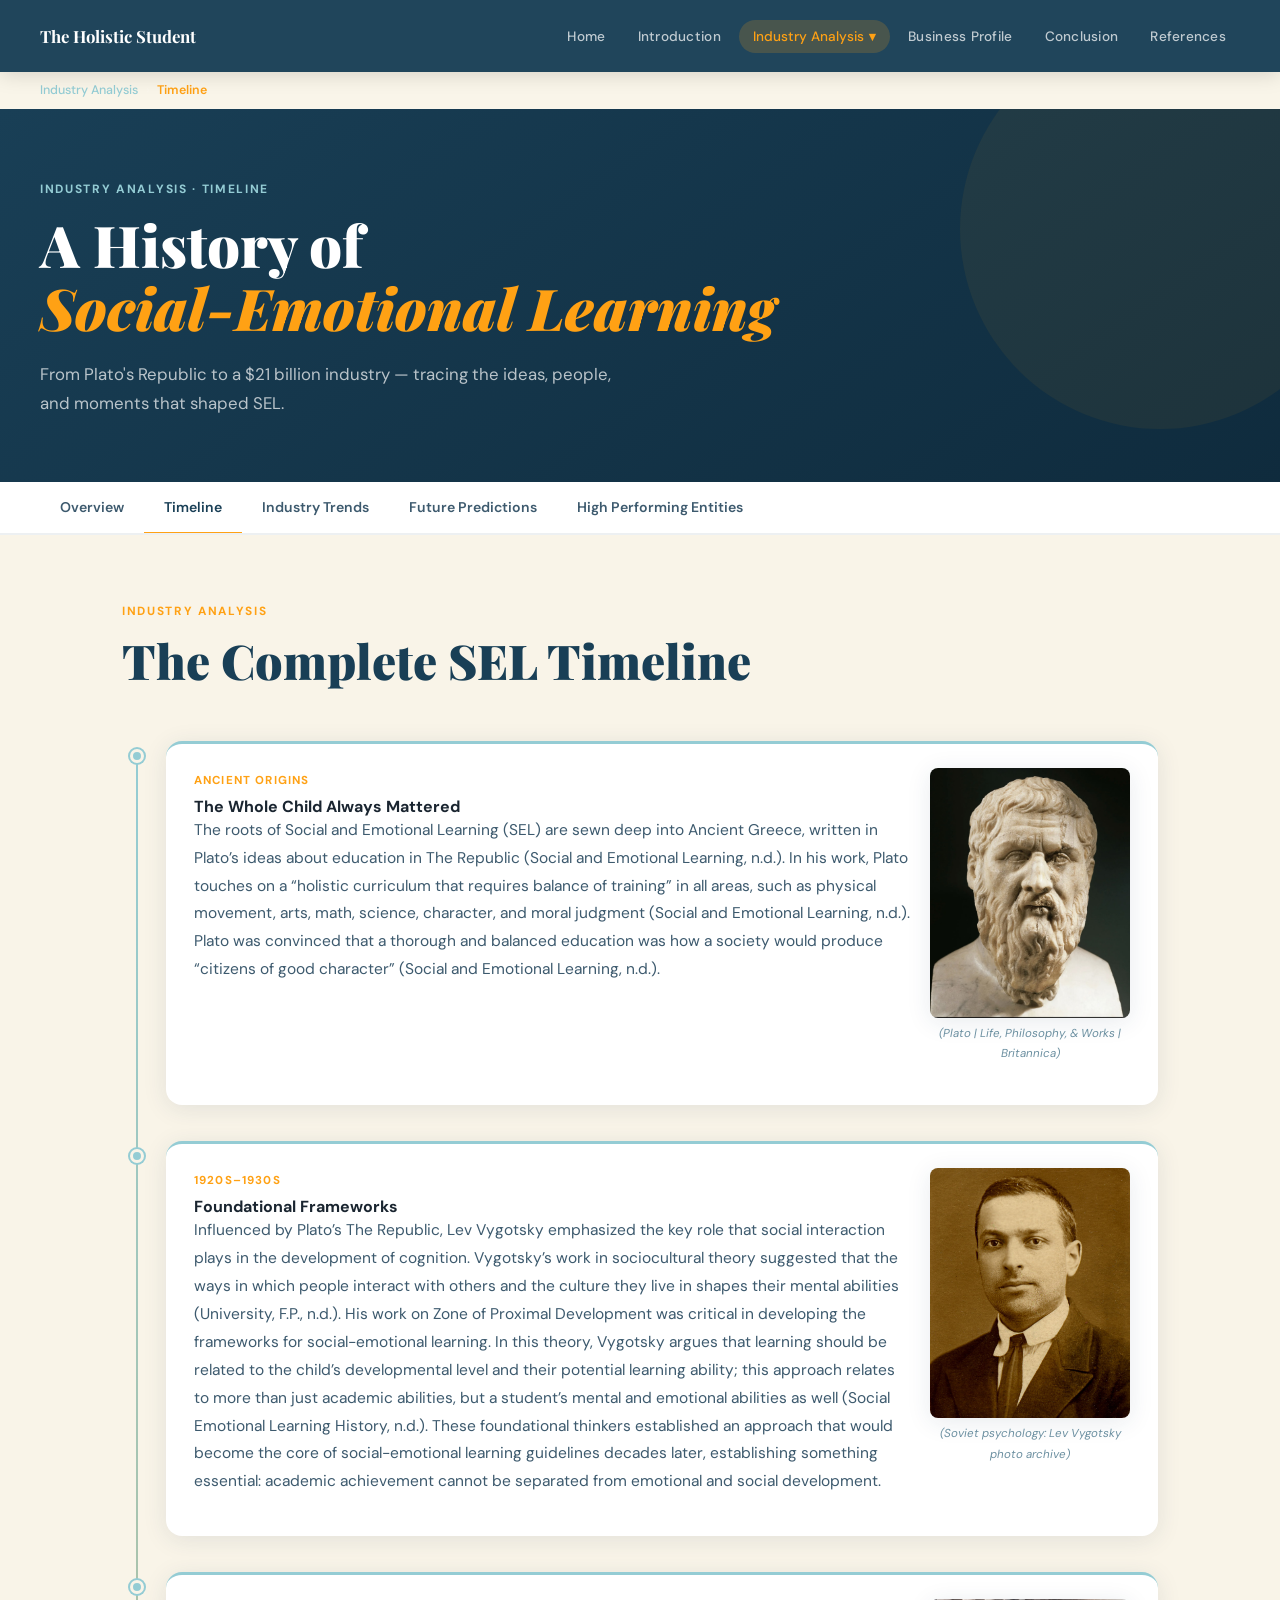
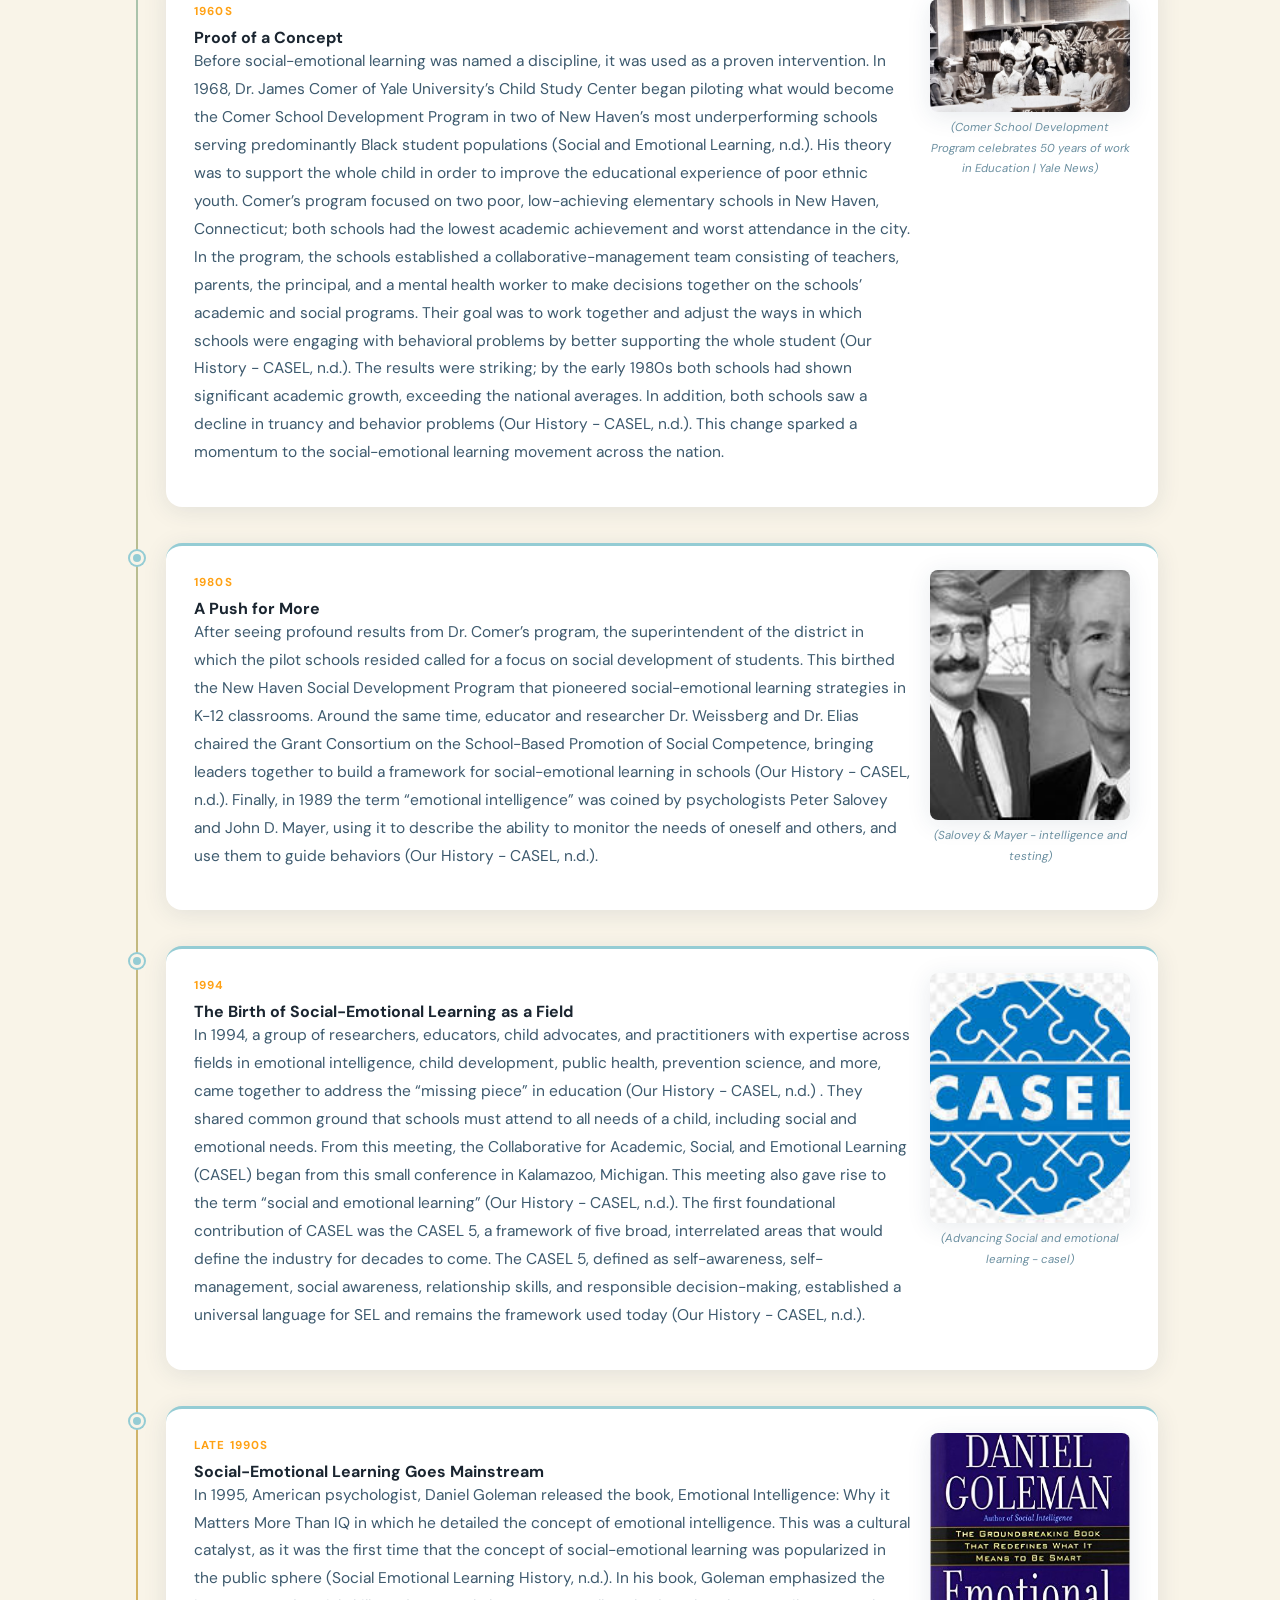
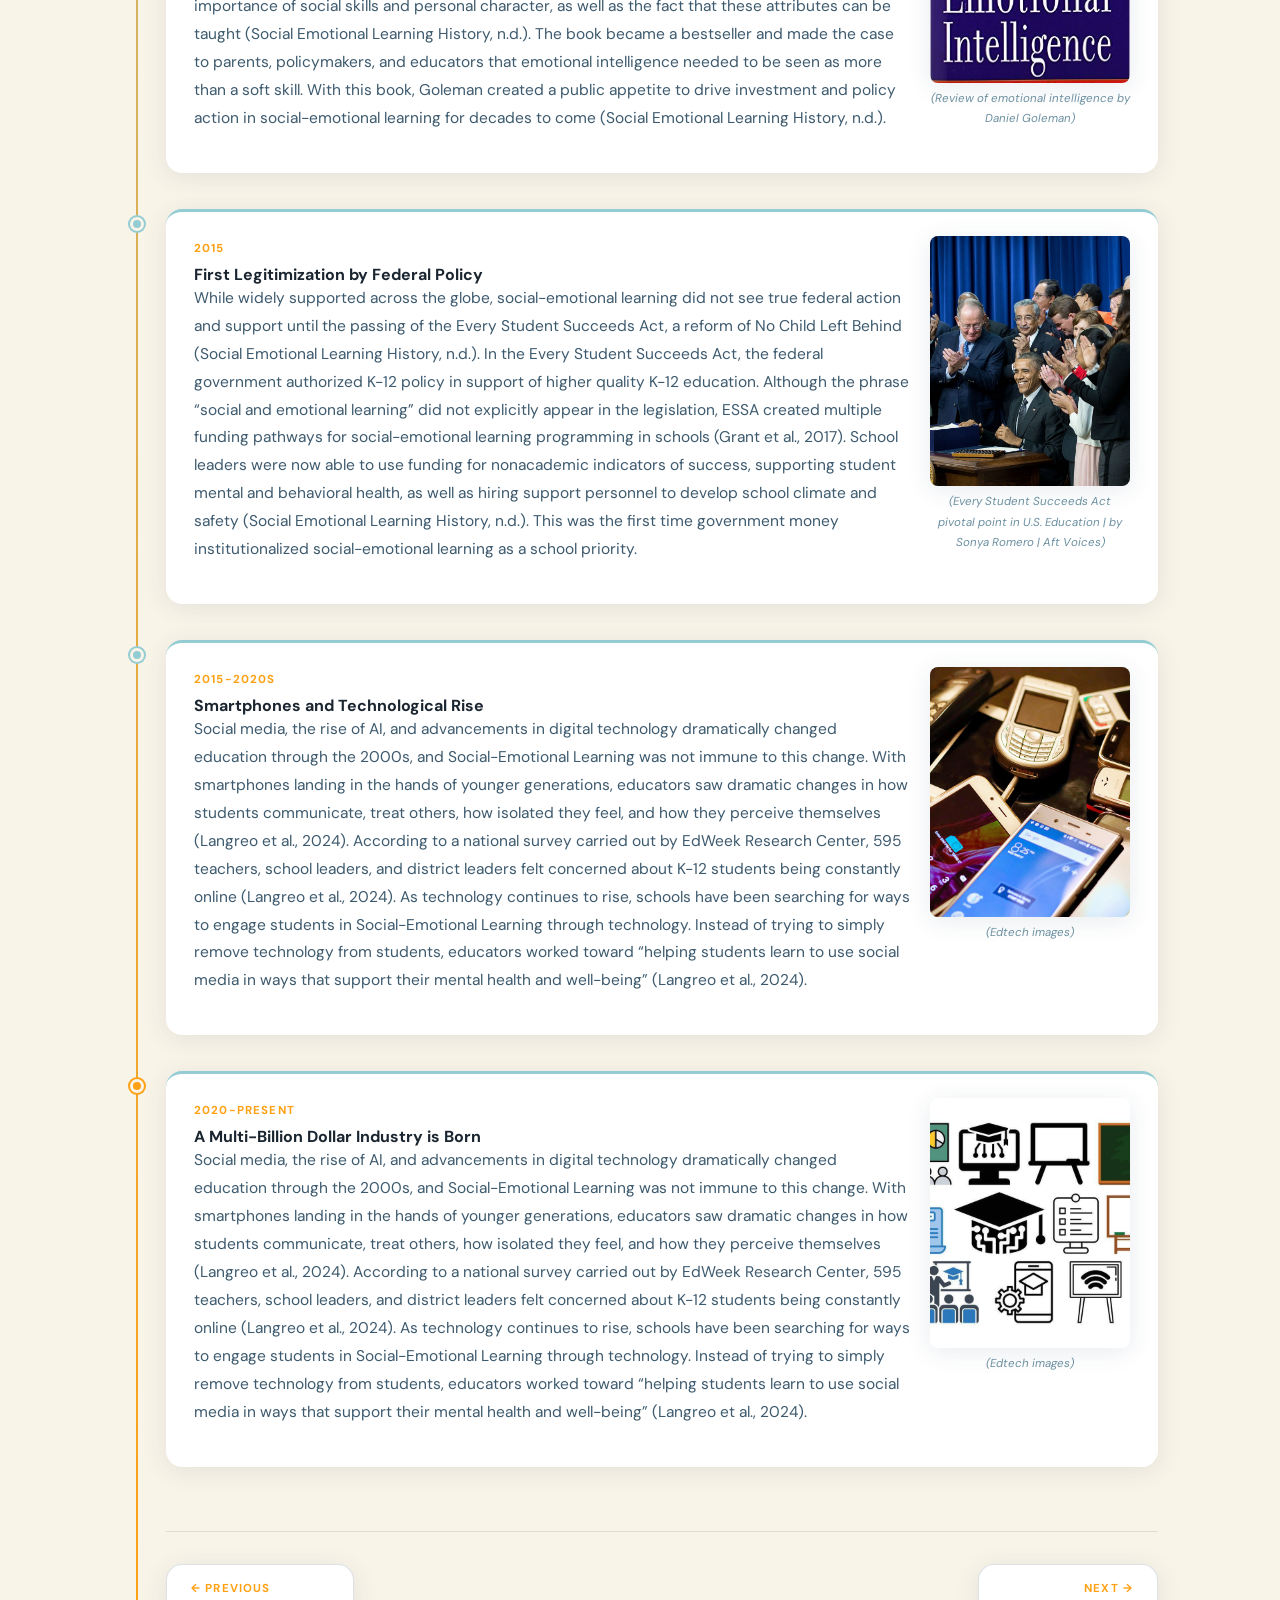
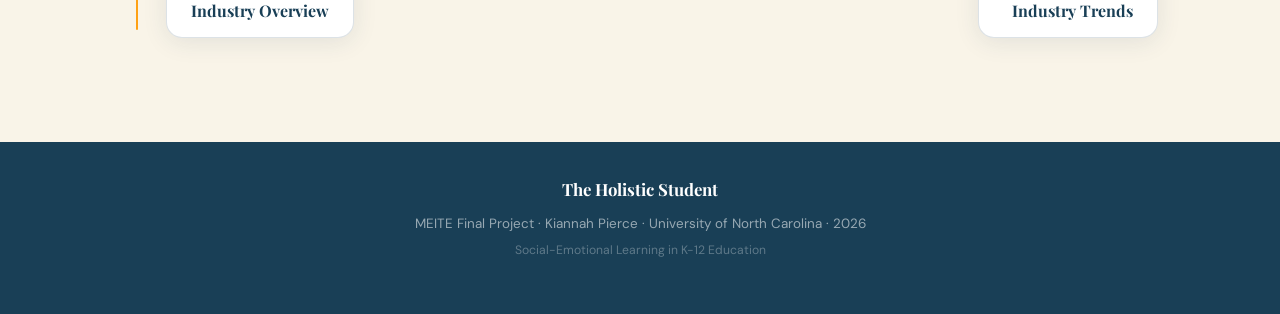
<file: industry-timeline.html>
<!DOCTYPE html>
<html lang="en">
<head>
 <meta charset="UTF-8" />
 <meta name="viewport" content="width=device-width, initial-scale=1.0" />
 <title>Timeline | The Holistic Student</title>
 <link href="https://fonts.googleapis.com/css2?family=Playfair+Display:ital,wght@0,400;0,700;0,900;1,400&family=DM+Sans:wght@300;400;500;600&display=swap" rel="stylesheet" />
 <style>/* ═══════════════════════════════════════
 ROOT & RESET
═══════════════════════════════════════ */
*,*::before,*::after{box-sizing:border-box;margin:0;padding:0}
:root{
 --navy:#193f56;--gold:#ffa114;--teal:#94ccd4;--cream:#fef2c1;
 --white:#ffffff;--offwhite:#f9f4e8;--dark-text:#1a2530;
 --mid-text:#3d5a6e;--light-text:#6b8fa0;
 --font-display:'Playfair Display',Georgia,serif;
 --font-body:'DM Sans',system-ui,sans-serif;
 --radius:16px;--radius-sm:8px;--nav-h:72px;
 --shadow:0 4px 24px rgba(25,63,86,.10);
 --shadow-lg:0 12px 48px rgba(25,63,86,.18);
}
html{scroll-behavior:smooth}
body{font-family:var(--font-body);color:var(--dark-text);background:var(--offwhite);overflow-x:hidden}
/* NAVBAR */
.navbar{position:fixed;top:0;left:0;right:0;z-index:1000;height:var(--nav-h);display:flex;align-items:center;justify-content:space-between;padding:0 40px;background:rgba(25,63,86,.97);backdrop-filter:blur(10px);box-shadow:0 2px 20px rgba(0,0,0,.15);transition:box-shadow .3s}
.nav-logo{display:flex;align-items:center;gap:10px;text-decoration:none;color:var(--white);flex-shrink:0}
.logo-icon{font-size:1.4rem;color:var(--gold)}
.logo-text{font-family:var(--font-display);font-size:1.05rem;font-weight:700}
.nav-links{list-style:none;display:flex;align-items:center;gap:4px}
.nav-link{display:block;padding:8px 14px;border-radius:50px;color:rgba(255,255,255,.72);text-decoration:none;font-size:.85rem;font-weight:500;letter-spacing:.02em;transition:all .22s;white-space:nowrap}
.nav-link:hover,.nav-link.active{color:var(--gold);background:rgba(255,161,20,.18)}
.hamburger{display:none;flex-direction:column;gap:5px;background:none;border:none;cursor:pointer;padding:4px}
.hamburger span{display:block;width:24px;height:2px;background:var(--white);border-radius:2px;transition:.3s}
/* DROPDOWN */
.nav-item-dropdown{position:relative}
.nav-link-dropdown{display:flex;align-items:center;gap:5px;padding:8px 14px;border-radius:50px;color:rgba(255,255,255,.72);text-decoration:none;font-size:.85rem;font-weight:500;cursor:pointer;transition:all .22s;user-select:none;white-space:nowrap;background:none;border:none;font-family:var(--font-body)}
.nav-link-dropdown:hover,.nav-item-dropdown:hover .nav-link-dropdown,.nav-link-dropdown.active{color:var(--gold);background:rgba(255,161,20,.18)}
.nav-chevron{display:inline-block;font-size:.6rem;transition:transform .25s}
.nav-item-dropdown:hover .nav-chevron,.nav-item-dropdown.open .nav-chevron{transform:rotate(180deg)}
.dropdown-menu{position:absolute;top:calc(100% + 8px);left:50%;transform:translateX(-50%) translateY(-6px);min-width:210px;background:#112d3f;border:1px solid rgba(255,255,255,.1);border-radius:var(--radius);box-shadow:0 16px 40px rgba(0,0,0,.35);padding:8px;opacity:0;visibility:hidden;pointer-events:none;transition:opacity .2s ease,transform .2s ease,visibility .2s;z-index:999}
.nav-item-dropdown:hover .dropdown-menu,.nav-item-dropdown.open .dropdown-menu{opacity:1;visibility:visible;pointer-events:auto;transform:translateX(-50%) translateY(0)}
.dropdown-menu::before{content:'';position:absolute;top:-6px;left:50%;transform:translateX(-50%);border-left:6px solid transparent;border-right:6px solid transparent;border-bottom:6px solid #112d3f}
.dropdown-link{display:flex;align-items:center;gap:10px;padding:10px 14px;border-radius:var(--radius-sm);color:rgba(255,255,255,.75);text-decoration:none;font-size:.84rem;font-weight:500;transition:all .18s}
.dropdown-link:hover,.dropdown-link.active{background:rgba(255,161,20,.15);color:var(--gold)}
.dd-icon{font-size:1rem;width:22px;text-align:center;flex-shrink:0}
.dd-desc{display:block;font-size:.72rem;color:rgba(255,255,255,.4);font-weight:400;margin-top:1px}
.dropdown-overview{border-bottom:1px solid rgba(255,255,255,.08);margin-bottom:4px;padding-bottom:4px}
/* BREADCRUMB & TABS */
.industry-breadcrumb{display:flex;align-items:center;gap:8px;background:rgba(255,255,255,.06);border-bottom:1px solid rgba(255,255,255,.1);padding:10px 40px;font-size:.78rem;color:rgba(255,255,255,.55);flex-wrap:wrap}
.industry-breadcrumb a{color:var(--teal);text-decoration:none;font-weight:500}
.industry-breadcrumb a:hover{color:var(--gold)}
.bc-sep{opacity:.4}.bc-current{color:var(--gold);font-weight:600}
.industry-tabs{background:var(--white);border-bottom:2px solid rgba(25,63,86,.08);padding:0 40px;display:flex;gap:0;overflow-x:auto}
.industry-tab{display:flex;align-items:center;gap:8px;padding:16px 20px;border-bottom:3px solid transparent;color:var(--mid-text);text-decoration:none;font-size:.88rem;font-weight:600;white-space:nowrap;transition:all .2s;margin-bottom:-2px}
.industry-tab:hover{color:var(--navy);border-bottom-color:var(--teal)}
.industry-tab.active{color:var(--navy);border-bottom-color:var(--gold)}
/* PAGE */
.page-wrapper{padding-top:var(--nav-h);min-height:100vh}
.container{max-width:1100px;margin:0 auto;padding:64px 32px}
/* TYPOGRAPHY */
.section-tag{display:inline-block;font-size:.74rem;font-weight:700;letter-spacing:.14em;text-transform:uppercase;color:var(--gold);margin-bottom:14px}
.section-title{font-family:var(--font-display);font-size:clamp(2rem,4vw,3rem);font-weight:900;line-height:1.15;color:var(--navy);margin-bottom:40px}
.section-header{margin-bottom:52px}
.subsection-title{margin:60px 0 28px;padding-bottom:12px;border-bottom:2px solid var(--teal)}
.subsection-title h3{font-family:var(--font-display);font-size:1.55rem;color:var(--navy)}
.lead-text{font-family:var(--font-display);font-size:1.15rem;font-style:italic;color:var(--navy);line-height:1.7;margin-bottom:24px;padding-left:20px;border-left:4px solid var(--gold)}
p{line-height:1.8;color:var(--mid-text);font-size:.97rem;margin-bottom:16px}
p strong{color:var(--navy)}
/* BUTTONS */
.btn{display:inline-block;padding:14px 32px;border-radius:50px;font-size:.9rem;font-weight:600;text-decoration:none;letter-spacing:.04em;transition:all .25s;cursor:pointer;border:none}
.btn-primary{background:var(--gold);color:var(--navy)}
.btn-primary:hover{background:#e8920f;transform:translateY(-2px);box-shadow:0 8px 24px rgba(255,161,20,.35)}
.btn-outline{background:transparent;color:var(--white);border:2px solid rgba(255,255,255,.45)}
.btn-outline:hover{background:rgba(255,255,255,.1);border-color:var(--white)}
/* PAGE HERO */
.page-hero{background:linear-gradient(145deg,var(--navy) 0%,#0f2b3d 100%);padding:72px 40px 64px;position:relative;overflow:hidden}
.page-hero::after{content:'';position:absolute;right:-80px;top:-80px;width:400px;height:400px;border-radius:50%;background:var(--gold);opacity:.06}
.page-hero .hero-inner{max-width:760px;position:relative}
.page-hero .hero-tag{font-size:.75rem;font-weight:700;letter-spacing:.14em;text-transform:uppercase;color:var(--teal);margin-bottom:16px;display:block}
.page-hero h1{font-family:var(--font-display);font-size:clamp(2.2rem,5vw,3.6rem);font-weight:900;color:var(--white);line-height:1.1;margin-bottom:20px}
.page-hero h1 em{color:var(--gold);font-style:italic}
.page-hero p{font-size:1.05rem;color:rgba(255,255,255,.7);line-height:1.75;max-width:600px;margin-bottom:0}
/* PAGE NAV */
.page-nav{display:flex;justify-content:space-between;align-items:center;border-top:1px solid rgba(25,63,86,.12);padding:32px 0 0;margin-top:64px;gap:16px;flex-wrap:wrap}
.page-nav-btn{display:flex;flex-direction:column;text-decoration:none;color:var(--navy);padding:16px 24px;border-radius:var(--radius);border:1px solid rgba(25,63,86,.15);background:var(--white);transition:all .25s;min-width:180px;box-shadow:var(--shadow)}
.page-nav-btn:hover{background:var(--cream);border-color:var(--gold);transform:translateY(-2px)}
.page-nav-btn.next{align-items:flex-end}
.page-nav-label{font-size:.72rem;font-weight:700;letter-spacing:.1em;text-transform:uppercase;color:var(--gold);margin-bottom:4px}
.page-nav-title{font-family:var(--font-display);font-size:1rem;font-weight:700;color:var(--navy)}
/* FOOTER */
.footer{background:var(--navy);padding:36px 32px;text-align:center;margin-top:auto}
.footer-inner{max-width:600px;margin:0 auto}
.footer-caption{font-size:.84rem;color:rgba(255,255,255,.55);margin-bottom:4px}
.footer-sub{font-size:.76rem;color:rgba(255,255,255,.3)}
/* ANIMATIONS */
.fade-in{opacity:0;transform:translateY(24px);transition:opacity .55s ease,transform .55s ease}
.fade-in.visible{opacity:1;transform:translateY(0)}
/* RESPONSIVE */
@media(max-width:900px){.grid-2,.grid-3{grid-template-columns:1fr}}
@media(max-width:680px){
 .navbar{padding:0 20px}
 .nav-links{display:none;flex-direction:column;position:fixed;top:var(--nav-h);left:0;right:0;background:var(--navy);padding:16px;gap:4px;box-shadow:0 8px 24px rgba(0,0,0,.3)}
 .nav-links.open{display:flex}
 .nav-link{padding:12px 16px;border-radius:var(--radius-sm)}
 .hamburger{display:flex}
 .dropdown-menu{position:static;transform:none!important;opacity:1;visibility:visible;pointer-events:auto;background:rgba(255,255,255,.06);border:none;box-shadow:none;border-radius:var(--radius-sm);padding:4px 0 4px 12px;margin:4px 0;display:none}
 .dropdown-menu::before{display:none}
 .nav-item-dropdown.open .dropdown-menu{display:block}
 .nav-link-dropdown{width:100%;border-radius:var(--radius-sm);padding:12px 16px;justify-content:space-between}
 .page-hero{padding:48px 24px}
 .container{padding:40px 20px}
 .industry-breadcrumb{padding:10px 20px}
 .industry-tabs{padding:0 20px}
}

.timeline{position:relative;padding-left:44px;margin-bottom:40px}
.timeline::before{content:'';position:absolute;left:14px;top:8px;bottom:8px;width:2px;background:linear-gradient(to bottom,#94ccd4,#ffa114);border-radius:2px}
.timeline-item{position:relative;margin-bottom:36px}
.tl-dot{position:absolute;left:-36px;top:8px;width:14px;height:14px;border-radius:50%;background:var(--teal);border:3px solid var(--offwhite);box-shadow:0 0 0 2px var(--teal)}
.tl-dot--gold{background:var(--gold);box-shadow:0 0 0 2px var(--gold)}
.tl-content{background:var(--white);border-radius:var(--radius);padding:24px 28px;box-shadow:var(--shadow);border-top:3px solid var(--teal);transition:all .3s}
.tl-content:hover{transform:translateY(-3px);box-shadow:var(--shadow-lg);border-top-color:var(--gold)}
.tl-content--featured{border-top:3px solid var(--gold);background:linear-gradient(135deg,#fffbea,var(--white))}
.tl-date{display:inline-block;font-size:.72rem;font-weight:700;letter-spacing:.1em;text-transform:uppercase;color:var(--gold);margin-bottom:8px}
.tl-content h4{font-family:var(--font-display);font-size:1.1rem;color:var(--navy);margin-bottom:10px}
.tl-content p{font-size:.9rem;color:var(--mid-text);line-height:1.75;margin-bottom:10px}
.tl-content p:last-child{margin-bottom:0}
/* TIMELINE SIDE-BY-SIDE IMAGE LAYOUT */
.tl-content--with-img {
 background: var(--white);
 border-radius: var(--radius);
 padding: 24px 28px;
 box-shadow: var(--shadow);
 border-top: 3px solid var(--teal);
 transition: all .3s;
 display: grid;
 grid-template-columns: 1fr 200px;
 gap: 20px;
 align-items: start;
}
.tl-content--with-img:hover {
 transform: translateY(-3px);
 box-shadow: var(--shadow-lg);
 border-top-color: var(--gold);
}
.tl-content--with-img .tl-text { min-width: 0; }
.tl-img-side {
 width: 100%;
 border-radius: var(--radius-sm);
 box-shadow: var(--shadow);
 display: block;
 object-fit: cover;
 aspect-ratio: 4/5;
}
.tl-img-caption {
 font-size: .72rem;
 color: var(--light-text);
 font-style: italic;
 margin-top: 6px;
 text-align: center;
}
.tl-img-side--wide {
 aspect-ratio: 16/9;
}
@media (max-width: 680px) {
 .tl-content--with-img {
 grid-template-columns: 1fr;
 }
 .tl-img-side { aspect-ratio: 16/9; }
}
</style>
</head>
<body>
 <nav class="navbar" id="navbar">
 <a href="index.html" class="nav-logo"><span class="logo-text">The Holistic Student</span></a>
 <button class="hamburger" id="hamburger" aria-label="Toggle menu"></button>
 <ul class="nav-links" id="nav-links">
 <li><a href="index.html" class="nav-link ">Home</a></li>
 <li><a href="introduction.html" class="nav-link ">Introduction</a></li>
 <li class="nav-item-dropdown" id="industryDropdown">
 <button class="nav-link-dropdown active" aria-expanded="false" aria-haspopup="true">Industry Analysis <span class="nav-chevron">&#9660;</span></button>
 <ul class="dropdown-menu" role="menu">
 <li class="dropdown-overview"><a href="industry.html" class="dropdown-link " role="menuitem"><span class="dd-label">Overview<span class="dd-desc">Industry at a glance</span></span></a></li>
 <li><a href="industry-timeline.html" class="dropdown-link active" role="menuitem"><span class="dd-label">Timeline<span class="dd-desc">History of SEL</span></span></a></li>
 <li><a href="industry-trends.html" class="dropdown-link " role="menuitem"><span class="dd-label">Industry Trends<span class="dd-desc">External forces shaping SEL</span></span></a></li>
 <li><a href="industry-future.html" class="dropdown-link " role="menuitem"><span class="dd-label">Future Predictions<span class="dd-desc">Where SEL is heading</span></span></a></li>
 <li><a href="industry-entities.html" class="dropdown-link " role="menuitem"><span class="dd-label">High Performing Entities<span class="dd-desc">Major players in the field</span></span></a></li>
 </ul>
 </li>
 <li><a href="business.html" class="nav-link ">Business Profile</a></li>
 <li><a href="conclusion.html" class="nav-link ">Conclusion</a></li>
 <li><a href="references.html" class="nav-link ">References</a></li>
 </ul>
 </nav>

 <div class="page-wrapper">
 <div class="industry-breadcrumb"><a href="industry.html">Industry Analysis</a><span class="bc-sep">&rsaquo;</span><span class="bc-current">Timeline</span></div>
 <header class="page-hero">
 <div class="hero-inner">
 <span class="hero-tag">Industry Analysis &middot; Timeline</span>
 <h1>A History of<br /><em>Social-Emotional Learning</em></h1>
 <p>From Plato's Republic to a $21 billion industry — tracing the ideas, people, and moments that shaped SEL.</p>
 </div>
 </header>
 <div class="industry-tabs"><a href="industry.html" class="industry-tab ">Overview</a><a href="industry-timeline.html" class="industry-tab active">Timeline</a><a href="industry-trends.html" class="industry-tab ">Industry Trends</a><a href="industry-future.html" class="industry-tab ">Future Predictions</a><a href="industry-entities.html" class="industry-tab ">High Performing Entities</a></div>
 <main class="container">
 <div class="section-header fade-in"><span class="section-tag">Industry Analysis</span><h2 class="section-title">The Complete SEL Timeline</h2></div>
 <div class="timeline">
 <div class="timeline-item">
 <div class="tl-dot"></div>
 <div class="tl-content--with-img">
 <div class="tl-text">
 <span class="tl-date">Ancient Origins</span>
 <h4>The Whole Child Always Mattered</h4>
 <p>The roots of Social and Emotional Learning (SEL) are sewn deep into Ancient Greece, written in Plato’s ideas about education in The Republic (Social and Emotional Learning, n.d.). In his work, Plato touches on a “holistic curriculum that requires balance of training” in all areas, such as physical movement, arts, math, science, character, and moral judgment (Social and Emotional Learning, n.d.). Plato was convinced that a thorough and balanced education was how a society would produce “citizens of good character” (Social and Emotional Learning, n.d.). </p>
 </div>
 <div>
 <img src="Plato.jpg" alt="Plato Bust" class="tl-img-side" />
 <p class="tl-img-caption">(Plato | Life, Philosophy, &amp; Works | Britannica)</p>
 </div>
 </div>
</div>
 <div class="timeline-item"><div class="tl-dot"></div><div class="tl-content--with-img"><div class="tl-text"><span class="tl-date">1920s&ndash;1930s</span><h4>Foundational Frameworks</h4><p>Influenced by Plato’s The Republic, Lev Vygotsky emphasized the key role that social interaction plays in the development of cognition. Vygotsky’s work in sociocultural theory suggested that the ways in which people interact with others and the culture they live in shapes their mental abilities (University, F.P., n.d.). His work on Zone of Proximal Development was critical in developing the frameworks for social-emotional learning. In this theory, Vygotsky argues that learning should be related to the child’s developmental level and their potential learning ability; this approach relates to more than just academic abilities, but a student’s mental and emotional abilities as well (Social Emotional Learning History, n.d.). These foundational thinkers established an approach that would become the core of social-emotional learning guidelines decades later, establishing something essential: academic achievement cannot be separated from emotional and social development.</p>
 </div>
 <div>
 <img src="Vygotsky.jpg" alt="Vygotsky Image" class="tl-img-side" />
 <p class="tl-img-caption">(Soviet psychology: Lev Vygotsky photo archive)</p>
 </div>
 </div>
</div>
 <div class="timeline-item"><div class="tl-dot"></div><div class="tl-content--with-img"><div class="tl-text"><span class="tl-date">1960s</span><h4>Proof of a Concept</h4><p>Before social-emotional learning was named a discipline, it was used as a proven intervention. In 1968, Dr. James Comer of Yale University’s Child Study Center began piloting what would become the Comer School Development Program in two of New Haven’s most underperforming schools serving predominantly Black student populations (Social and Emotional Learning, n.d.). His theory was to support the whole child in order to improve the educational experience of poor ethnic youth. Comer’s program focused on two poor, low-achieving elementary schools in New Haven, Connecticut; both schools had the lowest academic achievement and worst attendance in the city. In the program, the schools established a collaborative-management team consisting of teachers, parents, the principal, and a mental health worker to make decisions together on the schools’ academic and social programs. Their goal was to work together and adjust the ways in which schools were engaging with behavioral problems by better supporting the whole student (Our History - CASEL, n.d.). The results were striking; by the early 1980s both schools had shown significant academic growth, exceeding the national averages. In addition, both schools saw a decline in truancy and behavior problems (Our History - CASEL, n.d.). This change sparked a momentum to the social-emotional learning movement across the nation. </p>
 </div>
 <div>
 <img src="Comer.jpg" alt="Comer School" class="tl-img-side tl-img-side--wide" />
 <p class="tl-img-caption">(Comer School Development Program celebrates 50 years of work in Education | Yale News)</p>
 </div>
 </div>
</div>
 <div class="timeline-item">
 <div class="tl-dot"></div>
 <div class="tl-content--with-img">
 <div class="tl-text">
 <span class="tl-date">1980s</span>
 <h4>A Push for More</h4>
 <p>After seeing profound results from Dr. Comer’s program, the superintendent of the district in which the pilot schools resided called for a focus on social development of students. This birthed the New Haven Social Development Program that pioneered social-emotional learning strategies in K-12 classrooms. Around the same time, educator and researcher Dr. Weissberg and Dr. Elias chaired the Grant Consortium on the School-Based Promotion of Social Competence, bringing leaders together to build a framework for social-emotional learning in schools (Our History - CASEL, n.d.). Finally, in 1989 the term “emotional intelligence” was coined by psychologists Peter Salovey and John D. Mayer, using it to describe the ability to monitor the needs of oneself and others, and use them to guide behaviors (Our History - CASEL, n.d.). </p>
 </div>
 <div>
 <img src="salvoy.jpg" alt="Peter Salovey" class="tl-img-side" />
 <p class="tl-img-caption">(Salovey &amp; Mayer - intelligence and testing)</p>
 </div>
 </div>
</div>

<div class="timeline-item">
 <div class="tl-dot"></div>
 <div class="tl-content--with-img">
 <div class="tl-text">
 <span class="tl-date">1994</span>
 <h4>The Birth of Social-Emotional Learning as a Field</h4>
 <p>In 1994, a group of researchers, educators, child advocates, and practitioners with expertise across fields in emotional intelligence, child development, public health, prevention science, and more, came together to address the “missing piece” in education (Our History - CASEL, n.d.) . They shared common ground that schools must attend to all needs of a child, including social and emotional needs. From this meeting, the Collaborative for Academic, Social, and Emotional Learning (CASEL) began from this small conference in Kalamazoo, Michigan. This meeting also gave rise to the term “social and emotional learning” (Our History - CASEL, n.d.). 
The first foundational contribution of CASEL was the CASEL 5, a framework of five broad, interrelated areas that would define the industry for decades to come. The CASEL 5, defined as self-awareness, self-management, social awareness, relationship skills, and responsible decision-making, established a universal language for SEL and remains the framework used today (Our History - CASEL, n.d.). </p>
 </div>
 <div>
 <img src="CASEL.jpg" alt="CASEL Logo" class="tl-img-side" />
 <p class="tl-img-caption">(Advancing Social and emotional learning - casel)</p>
 </div>
 </div>
</div>

<div class="timeline-item">
 <div class="tl-dot"></div>
 <div class="tl-content--with-img">
 <div class="tl-text">
 <span class="tl-date">Late 1990s</span>
 <h4>Social-Emotional Learning Goes Mainstream</h4>
 <p>In 1995, American psychologist, Daniel Goleman released the book, Emotional Intelligence: Why it Matters More Than IQ in which he detailed the concept of emotional intelligence. This was a cultural catalyst, as it was the first time that the concept of social-emotional learning was popularized in the public sphere (Social Emotional Learning History, n.d.). In his book, Goleman emphasized the importance of social skills and personal character, as well as the fact that these attributes can be taught (Social Emotional Learning History, n.d.). The book became a bestseller and made the case to parents, policymakers, and educators that emotional intelligence needed to be seen as more than a soft skill. With this book, Goleman created a public appetite to drive investment and policy action in social-emotional learning for decades to come (Social Emotional Learning History, n.d.).</p>
 </div>
 <div>
 <img src="emotional-intelligence.jpg" alt="Emotional Intelligence Book Cover" class="tl-img-side" />
 <p class="tl-img-caption">(Review of emotional intelligence by Daniel Goleman)</p>
 </div>
 </div>
</div>

<div class="timeline-item">
 <div class="tl-dot"></div>
 <div class="tl-content--with-img">
 <div class="tl-text">
 <span class="tl-date">2015</span>
 <h4>First Legitimization by Federal Policy</h4>
 <p>While widely supported across the globe, social-emotional learning did not see true federal action and support until the passing of the Every Student Succeeds Act, a reform of No Child Left Behind (Social Emotional Learning History, n.d.). In the Every Student Succeeds Act, the federal government authorized K-12 policy in support of higher quality K-12 education. Although the phrase “social and emotional learning” did not explicitly appear in the legislation, ESSA created multiple funding pathways for social-emotional learning programming in schools (Grant et al., 2017). School leaders were now able to use funding for nonacademic indicators of success, supporting student mental and behavioral health, as well as hiring support personnel to develop school climate and safety (Social Emotional Learning History, n.d.). This was the first time government money institutionalized social-emotional learning as a school priority. </p>
 </div>
 <div>
 <img src="ESSA.jpg" alt="ESSA Federal Policy" class="tl-img-side" />
 <p class="tl-img-caption">(Every Student Succeeds Act pivotal point in U.S. Education | by Sonya Romero | Aft Voices)</p>
 </div>
 </div>
</div>

<div class="timeline-item">
 <div class="tl-dot"></div>
 <div class="tl-content--with-img">
 <div class="tl-text">
 <span class="tl-date">2015-2020s</span>
 <h4>Smartphones and Technological Rise</h4>
 <p>Social media, the rise of AI, and advancements in digital technology dramatically changed education through the 2000s, and Social-Emotional Learning was not immune to this change. With smartphones landing in the hands of younger generations, educators saw dramatic changes in how students communicate, treat others, how isolated they feel, and how they perceive themselves (Langreo et al., 2024). According to a national survey carried out by EdWeek Research Center, 595 teachers, school leaders, and district leaders felt concerned about K-12 students being constantly online (Langreo et al., 2024). 
As technology continues to rise, schools have been searching for ways to engage students in Social-Emotional Learning through technology. Instead of trying to simply remove technology from students, educators worked toward “helping students learn to use social media in ways that support their mental health and well-being” (Langreo et al., 2024).</p>
 </div>
 <div>
 <img src="mobile-phones.jpg" alt="Smartphones and Technology" class="tl-img-side" />
 <p class="tl-img-caption">(Edtech images)</p>
 </div>
 </div>
</div>

<div class="timeline-item">
 <div class="tl-dot tl-dot--gold"></div>
 <div class="tl-content--with-img tl-content--featured">
 <div class="tl-text">
 <span class="tl-date">2020-Present</span>
 <h4>A Multi-Billion Dollar Industry is Born</h4>
 <p>Social media, the rise of AI, and advancements in digital technology dramatically changed education through the 2000s, and Social-Emotional Learning was not immune to this change. With smartphones landing in the hands of younger generations, educators saw dramatic changes in how students communicate, treat others, how isolated they feel, and how they perceive themselves (Langreo et al., 2024). According to a national survey carried out by EdWeek Research Center, 595 teachers, school leaders, and district leaders felt concerned about K-12 students being constantly online (Langreo et al., 2024). 
As technology continues to rise, schools have been searching for ways to engage students in Social-Emotional Learning through technology. Instead of trying to simply remove technology from students, educators worked toward “helping students learn to use social media in ways that support their mental health and well-being” (Langreo et al., 2024).</p>
 </div>
 <div>
 <img src="edtech.jpg" alt="SEL Industry Growth" class="tl-img-side" />
 <p class="tl-img-caption">(Edtech images)</p>
 </div>
 </div>
</div>
 <nav class="page-nav">
 <a href="industry.html" class="page-nav-btn prev"><span class="page-nav-label">&larr; Previous</span><span class="page-nav-title">Industry Overview</span></a>
 <a href="industry-trends.html" class="page-nav-btn next"><span class="page-nav-label">Next &rarr;</span><span class="page-nav-title">Industry Trends</span></a>
 </nav>
 </main>
 </div>
 <footer class="footer">
 <div class="footer-inner">
 <a href="index.html" class="nav-logo" style="justify-content:center;margin-bottom:12px;"><span class="logo-text">The Holistic Student</span></a>
 <p class="footer-caption">MEITE Final Project &middot; Kiannah Pierce &middot; University of North Carolina &middot; 2026</p>
 <p class="footer-sub">Social-Emotional Learning in K-12 Education</p>
 </div>
 </footer>
<script>(function(){
 // Active nav link
 const path=window.location.pathname.split('/').pop()||'index.html';
 document.querySelectorAll('.nav-link').forEach(l=>{if((l.getAttribute('href')||'').split('/').pop()===path)l.classList.add('active')});
 // Hamburger
 const hb=document.getElementById('hamburger'),nm=document.getElementById('nav-links');
 if(hb&&nm){
 hb.addEventListener('click',()=>nm.classList.toggle('open'));
 document.addEventListener('click',e=>{if(!hb.contains(e.target)&&!nm.contains(e.target))nm.classList.remove('open')});
 }
 // Navbar shadow
 const nb=document.getElementById('navbar');
 if(nb)window.addEventListener('scroll',()=>{nb.style.boxShadow=window.scrollY>20?'0 4px 32px rgba(0,0,0,.28)':'0 2px 20px rgba(0,0,0,.15)';},{passive:true});
 // Fade-in observer
 const fadeObs=new IntersectionObserver(entries=>{entries.forEach(e=>{if(e.isIntersecting){const d=e.target.dataset.delay||0;setTimeout(()=>e.target.classList.add('visible'),+d);fadeObs.unobserve(e.target);}});},{threshold:.12});
 document.querySelectorAll('.fade-in').forEach(el=>fadeObs.observe(el));
 // Timeline
 document.querySelectorAll('.timeline-item').forEach((item,i)=>{
 item.style.cssText='opacity:0;transform:translateX(-20px);transition:opacity .5s ease,transform .5s ease';
 const o=new IntersectionObserver(([e])=>{if(e.isIntersecting){setTimeout(()=>{item.style.opacity='1';item.style.transform='translateX(0)';},(i%5)*80);o.unobserve(item);}},{threshold:.15});
 o.observe(item);
 });
 // Stagger children
 document.querySelectorAll('.stagger-parent').forEach(parent=>{
 Array.from(parent.children).forEach((child,i)=>{
 child.style.cssText=`opacity:0;transform:translateY(20px);transition:opacity .45s ease ${i*100}ms,transform .45s ease ${i*100}ms`;
 const o=new IntersectionObserver(([e])=>{if(e.isIntersecting){child.style.opacity='1';child.style.transform='translateY(0)';o.unobserve(child);}},{threshold:.1});
 o.observe(child);
 });
 });
 // Dropdown
 const dd=document.getElementById('industryDropdown');
 if(dd){
 const btn=dd.querySelector('.nav-link-dropdown'),menu=dd.querySelector('.dropdown-menu');
 btn.addEventListener('click',e=>{const open=dd.classList.toggle('open');btn.setAttribute('aria-expanded',open);e.stopPropagation();});
 document.addEventListener('click',e=>{if(!dd.contains(e.target)){dd.classList.remove('open');btn.setAttribute('aria-expanded','false');}});
 btn.addEventListener('keydown',e=>{
 if(e.key==='Enter'||e.key===' '){e.preventDefault();const open=dd.classList.toggle('open');btn.setAttribute('aria-expanded',open);if(open)menu.querySelector('.dropdown-link')?.focus();}
 if(e.key==='Escape'){dd.classList.remove('open');btn.setAttribute('aria-expanded','false');btn.focus();}
 });
 menu.addEventListener('keydown',e=>{
 const links=Array.from(menu.querySelectorAll('.dropdown-link')),idx=links.indexOf(document.activeElement);
 if(e.key==='ArrowDown'){e.preventDefault();links[(idx+1)%links.length]?.focus();}
 if(e.key==='ArrowUp'){e.preventDefault();links[(idx-1+links.length)%links.length]?.focus();}
 if(e.key==='Escape'){dd.classList.remove('open');btn.setAttribute('aria-expanded','false');btn.focus();}
 });
 menu.querySelectorAll('.dropdown-link').forEach(l=>l.addEventListener('click',()=>{dd.classList.remove('open');btn.setAttribute('aria-expanded','false');document.getElementById('nav-links')?.classList.remove('open');}));
 }
})();
</script>
</body>
</html>
</file>
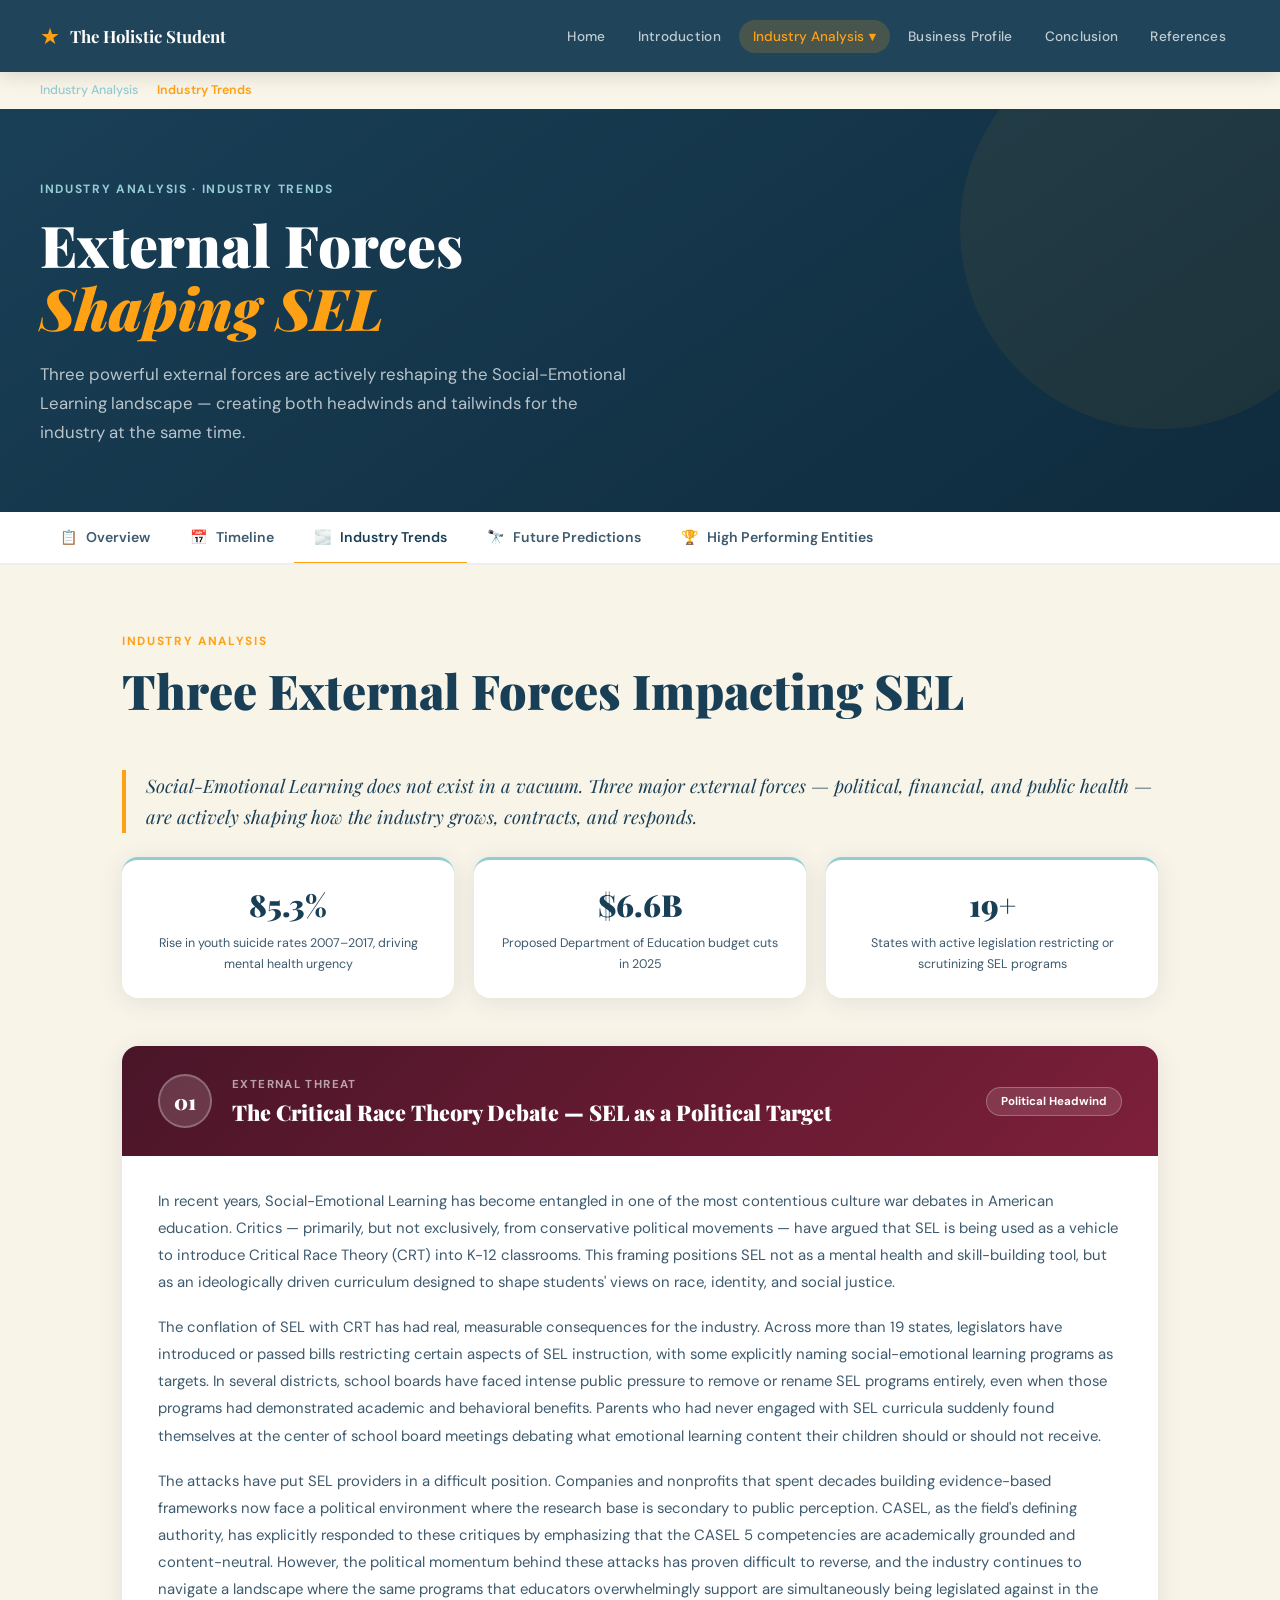
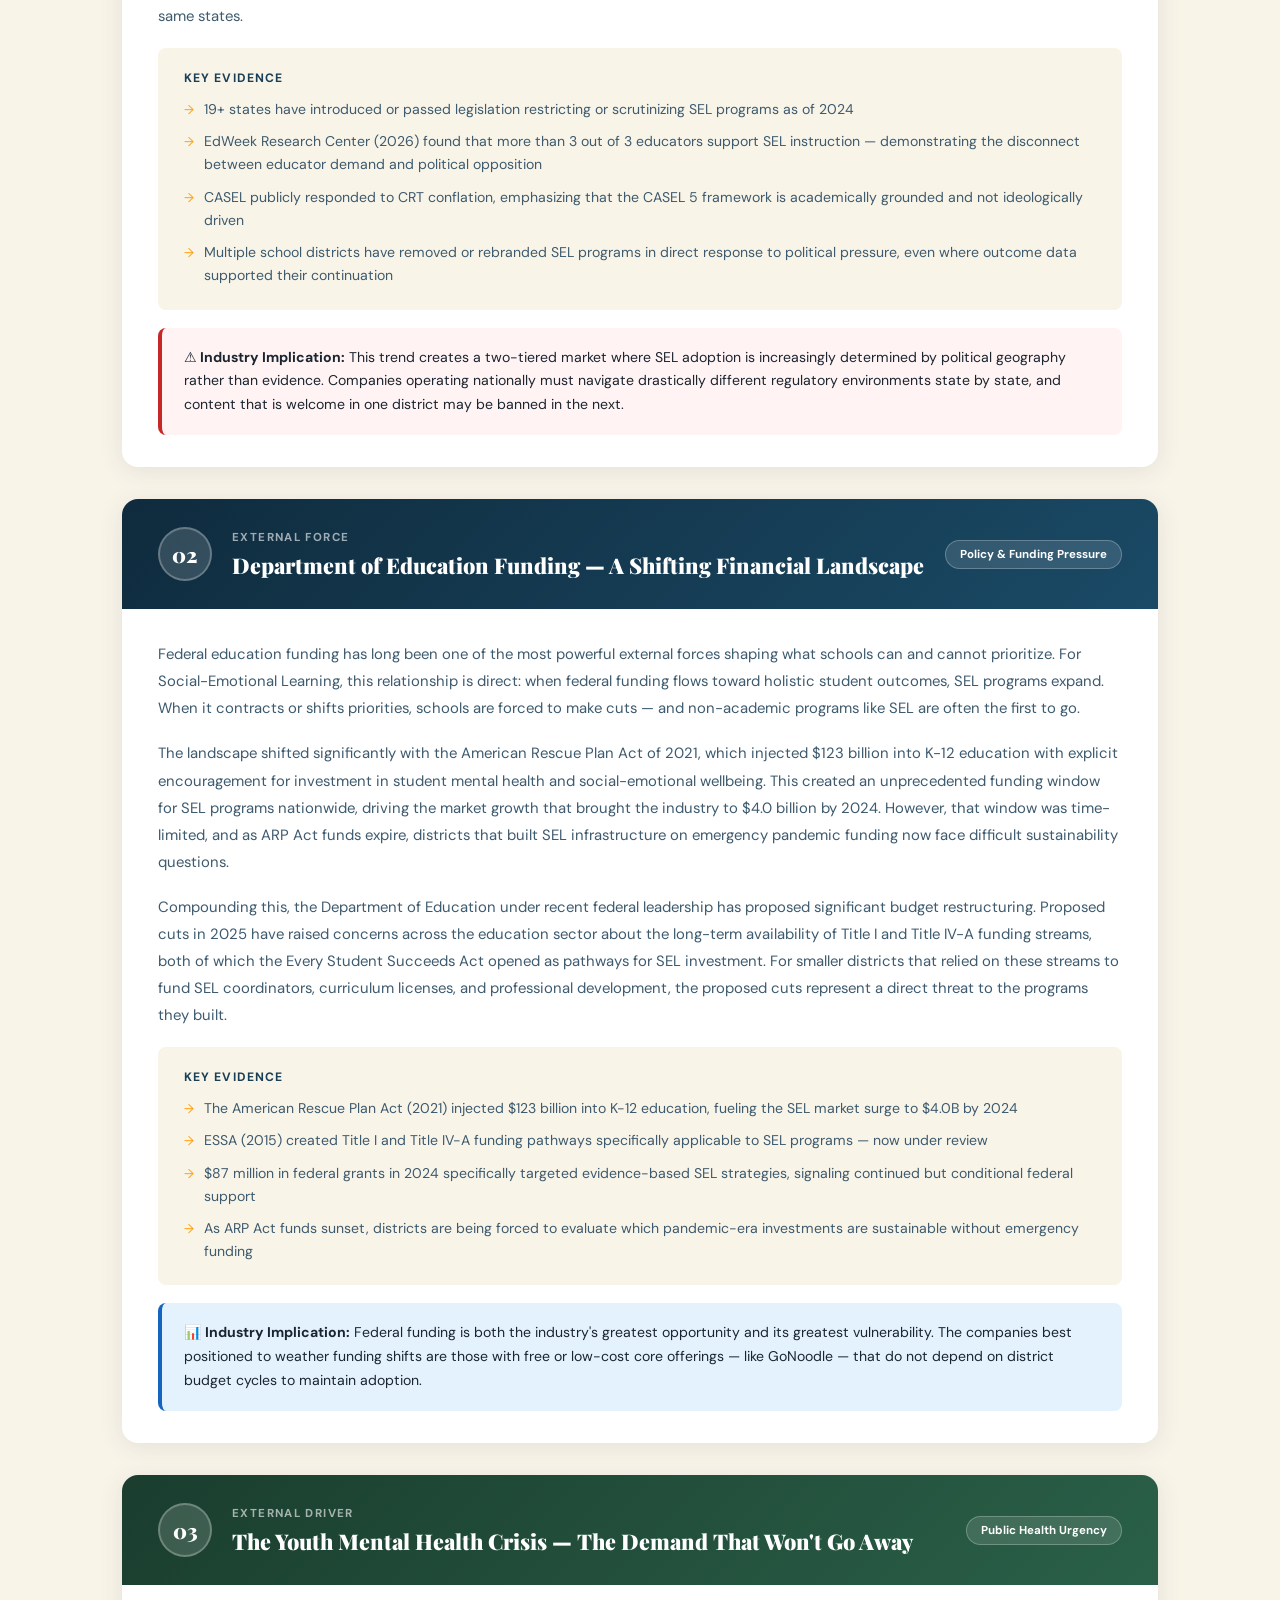
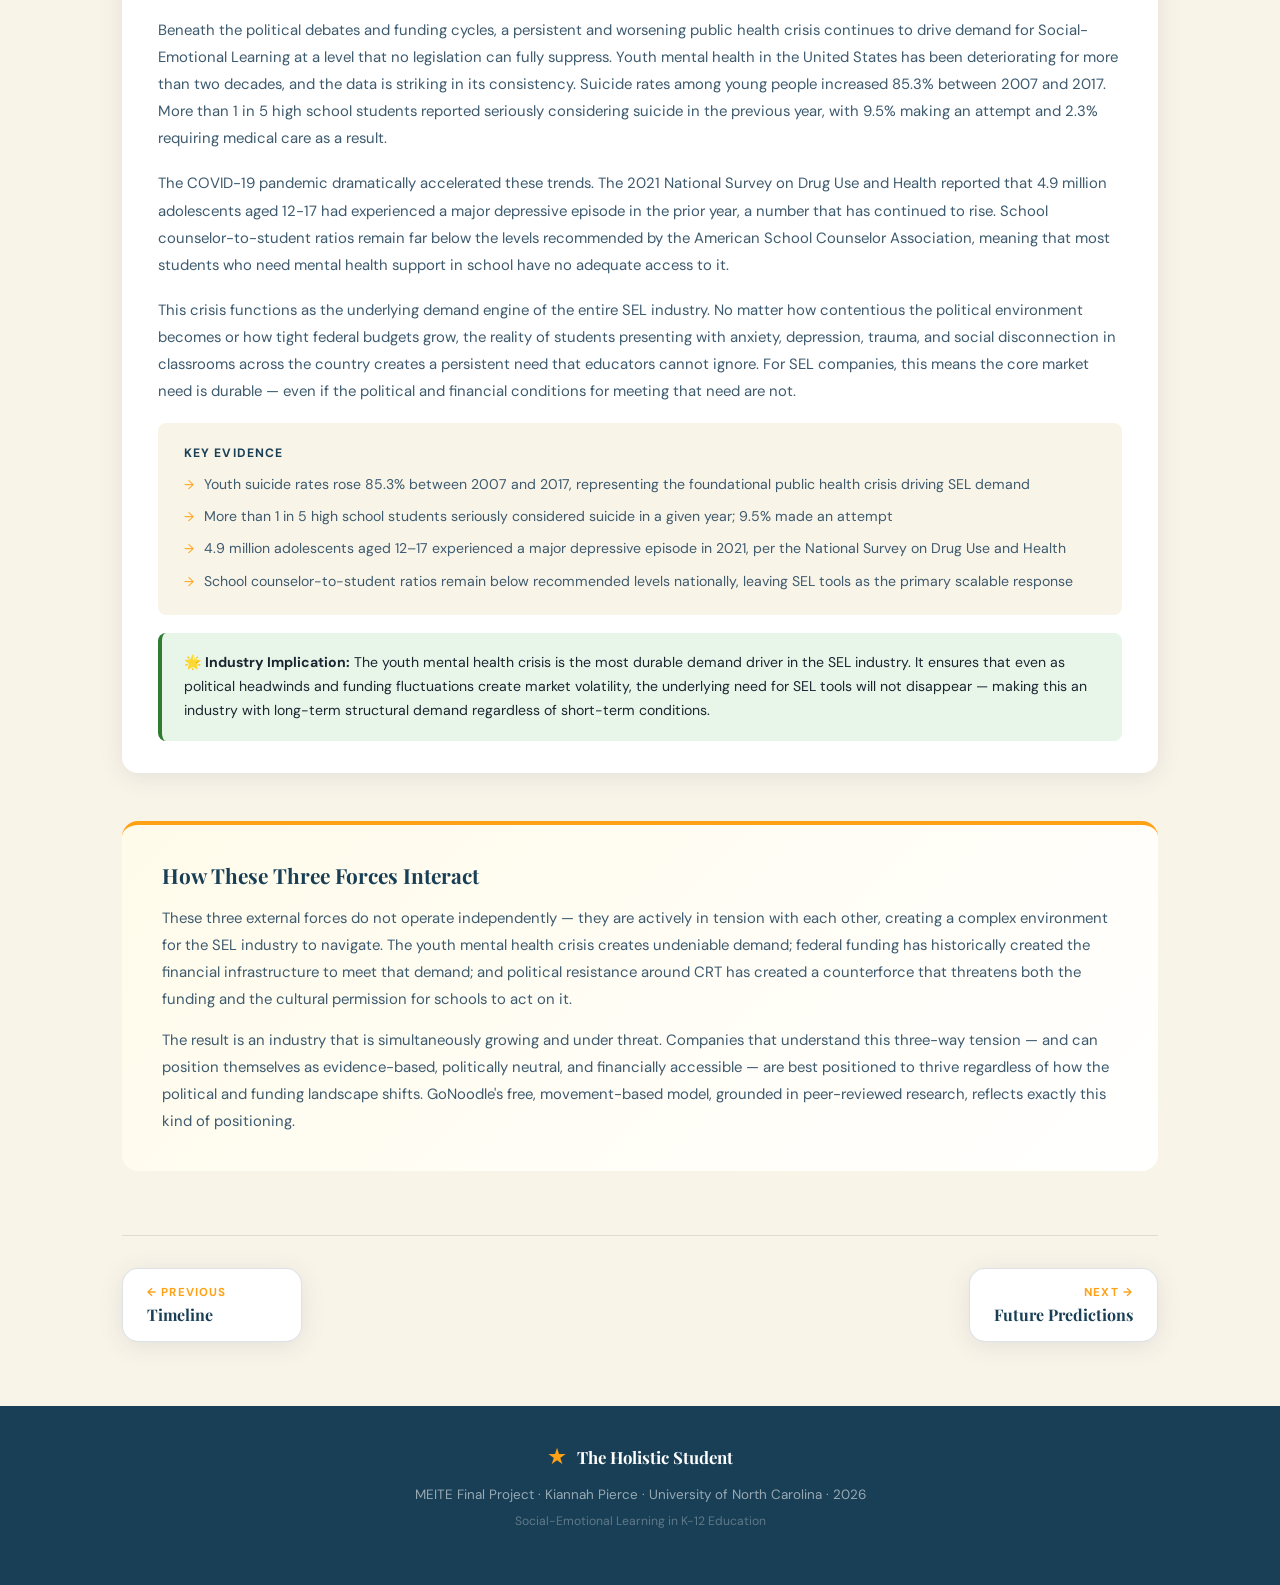
<file: industry-trends (2).html>
<!DOCTYPE html>
<html lang="en">
<head>
  <meta charset="UTF-8" />
  <meta name="viewport" content="width=device-width, initial-scale=1.0" />
  <title>Industry Trends | The Holistic Student</title>
  <link href="https://fonts.googleapis.com/css2?family=Playfair+Display:ital,wght@0,400;0,700;0,900;1,400&family=DM+Sans:wght@300;400;500;600&display=swap" rel="stylesheet" />
  <style>
*,*::before,*::after{box-sizing:border-box;margin:0;padding:0}
:root{
  --navy:#193f56;--gold:#ffa114;--teal:#94ccd4;--cream:#fef2c1;
  --white:#ffffff;--offwhite:#f9f4e8;--dark-text:#1a2530;
  --mid-text:#3d5a6e;--light-text:#6b8fa0;
  --font-display:'Playfair Display',Georgia,serif;
  --font-body:'DM Sans',system-ui,sans-serif;
  --radius:16px;--radius-sm:8px;--nav-h:72px;
  --shadow:0 4px 24px rgba(25,63,86,.10);
  --shadow-lg:0 12px 48px rgba(25,63,86,.18);
}
html{scroll-behavior:smooth}
body{font-family:var(--font-body);color:var(--dark-text);background:var(--offwhite);overflow-x:hidden}
/* NAVBAR */
.navbar{position:fixed;top:0;left:0;right:0;z-index:1000;height:var(--nav-h);display:flex;align-items:center;justify-content:space-between;padding:0 40px;background:rgba(25,63,86,.97);backdrop-filter:blur(10px);box-shadow:0 2px 20px rgba(0,0,0,.15);transition:box-shadow .3s}
.nav-logo{display:flex;align-items:center;gap:10px;text-decoration:none;color:var(--white);flex-shrink:0}
.logo-icon{font-size:1.4rem;color:var(--gold)}
.logo-text{font-family:var(--font-display);font-size:1.05rem;font-weight:700}
.nav-links{list-style:none;display:flex;align-items:center;gap:4px}
.nav-link{display:block;padding:8px 14px;border-radius:50px;color:rgba(255,255,255,.72);text-decoration:none;font-size:.85rem;font-weight:500;letter-spacing:.02em;transition:all .22s;white-space:nowrap}
.nav-link:hover,.nav-link.active{color:var(--gold);background:rgba(255,161,20,.18)}
.hamburger{display:none;flex-direction:column;gap:5px;background:none;border:none;cursor:pointer;padding:4px}
.hamburger span{display:block;width:24px;height:2px;background:var(--white);border-radius:2px;transition:.3s}
/* DROPDOWN */
.nav-item-dropdown{position:relative}
.nav-link-dropdown{display:flex;align-items:center;gap:5px;padding:8px 14px;border-radius:50px;color:rgba(255,255,255,.72);text-decoration:none;font-size:.85rem;font-weight:500;cursor:pointer;transition:all .22s;user-select:none;white-space:nowrap;background:none;border:none;font-family:var(--font-body)}
.nav-link-dropdown:hover,.nav-item-dropdown:hover .nav-link-dropdown,.nav-link-dropdown.active{color:var(--gold);background:rgba(255,161,20,.18)}
.nav-chevron{display:inline-block;font-size:.6rem;transition:transform .25s}
.nav-item-dropdown:hover .nav-chevron,.nav-item-dropdown.open .nav-chevron{transform:rotate(180deg)}
.dropdown-menu{position:absolute;top:calc(100% + 8px);left:50%;transform:translateX(-50%) translateY(-6px);min-width:210px;background:#112d3f;border:1px solid rgba(255,255,255,.1);border-radius:var(--radius);box-shadow:0 16px 40px rgba(0,0,0,.35);padding:8px;opacity:0;visibility:hidden;pointer-events:none;transition:opacity .2s ease,transform .2s ease,visibility .2s;z-index:999}
.nav-item-dropdown:hover .dropdown-menu,.nav-item-dropdown.open .dropdown-menu{opacity:1;visibility:visible;pointer-events:auto;transform:translateX(-50%) translateY(0)}
.dropdown-menu::before{content:'';position:absolute;top:-6px;left:50%;transform:translateX(-50%);border-left:6px solid transparent;border-right:6px solid transparent;border-bottom:6px solid #112d3f}
.dropdown-link{display:flex;align-items:center;gap:10px;padding:10px 14px;border-radius:var(--radius-sm);color:rgba(255,255,255,.75);text-decoration:none;font-size:.84rem;font-weight:500;transition:all .18s}
.dropdown-link:hover,.dropdown-link.active{background:rgba(255,161,20,.15);color:var(--gold)}
.dd-icon{font-size:1rem;width:22px;text-align:center;flex-shrink:0}
.dd-desc{display:block;font-size:.72rem;color:rgba(255,255,255,.4);font-weight:400;margin-top:1px}
.dropdown-overview{border-bottom:1px solid rgba(255,255,255,.08);margin-bottom:4px;padding-bottom:4px}
/* BREADCRUMB & TABS */
.industry-breadcrumb{display:flex;align-items:center;gap:8px;background:rgba(255,255,255,.06);border-bottom:1px solid rgba(255,255,255,.1);padding:10px 40px;font-size:.78rem;color:rgba(255,255,255,.55);flex-wrap:wrap}
.industry-breadcrumb a{color:var(--teal);text-decoration:none;font-weight:500}
.industry-breadcrumb a:hover{color:var(--gold)}
.bc-sep{opacity:.4}.bc-current{color:var(--gold);font-weight:600}
.industry-tabs{background:var(--white);border-bottom:2px solid rgba(25,63,86,.08);padding:0 40px;display:flex;gap:0;overflow-x:auto}
.industry-tab{display:flex;align-items:center;gap:8px;padding:16px 20px;border-bottom:3px solid transparent;color:var(--mid-text);text-decoration:none;font-size:.88rem;font-weight:600;white-space:nowrap;transition:all .2s;margin-bottom:-2px}
.industry-tab:hover{color:var(--navy);border-bottom-color:var(--teal)}
.industry-tab.active{color:var(--navy);border-bottom-color:var(--gold)}
/* PAGE */
.page-wrapper{padding-top:var(--nav-h);min-height:100vh}
.container{max-width:1100px;margin:0 auto;padding:64px 32px}
/* TYPOGRAPHY */
.section-tag{display:inline-block;font-size:.74rem;font-weight:700;letter-spacing:.14em;text-transform:uppercase;color:var(--gold);margin-bottom:14px}
.section-title{font-family:var(--font-display);font-size:clamp(2rem,4vw,3rem);font-weight:900;line-height:1.15;color:var(--navy);margin-bottom:40px}
.section-header{margin-bottom:52px}
.subsection-title{margin:60px 0 28px;padding-bottom:12px;border-bottom:2px solid var(--teal)}
.subsection-title h3{font-family:var(--font-display);font-size:1.55rem;color:var(--navy)}
.lead-text{font-family:var(--font-display);font-size:1.15rem;font-style:italic;color:var(--navy);line-height:1.7;margin-bottom:24px;padding-left:20px;border-left:4px solid var(--gold)}
p{line-height:1.8;color:var(--mid-text);font-size:.97rem;margin-bottom:16px}
p strong{color:var(--navy)}
/* PAGE HERO */
.page-hero{background:linear-gradient(145deg,var(--navy) 0%,#0f2b3d 100%);padding:72px 40px 64px;position:relative;overflow:hidden}
.page-hero::after{content:'';position:absolute;right:-80px;top:-80px;width:400px;height:400px;border-radius:50%;background:var(--gold);opacity:.06}
.page-hero .hero-inner{max-width:760px;position:relative}
.page-hero .hero-tag{font-size:.75rem;font-weight:700;letter-spacing:.14em;text-transform:uppercase;color:var(--teal);margin-bottom:16px;display:block}
.page-hero h1{font-family:var(--font-display);font-size:clamp(2.2rem,5vw,3.6rem);font-weight:900;color:var(--white);line-height:1.1;margin-bottom:20px}
.page-hero h1 em{color:var(--gold);font-style:italic}
.page-hero p{font-size:1.05rem;color:rgba(255,255,255,.7);line-height:1.75;max-width:600px;margin-bottom:0}
/* PAGE NAV */
.page-nav{display:flex;justify-content:space-between;align-items:center;border-top:1px solid rgba(25,63,86,.12);padding:32px 0 0;margin-top:64px;gap:16px;flex-wrap:wrap}
.page-nav-btn{display:flex;flex-direction:column;text-decoration:none;color:var(--navy);padding:16px 24px;border-radius:var(--radius);border:1px solid rgba(25,63,86,.15);background:var(--white);transition:all .25s;min-width:180px;box-shadow:var(--shadow)}
.page-nav-btn:hover{background:var(--cream);border-color:var(--gold);transform:translateY(-2px)}
.page-nav-btn.next{align-items:flex-end}
.page-nav-label{font-size:.72rem;font-weight:700;letter-spacing:.1em;text-transform:uppercase;color:var(--gold);margin-bottom:4px}
.page-nav-title{font-family:var(--font-display);font-size:1rem;font-weight:700;color:var(--navy)}
/* FOOTER */
.footer{background:var(--navy);padding:36px 32px;text-align:center;margin-top:auto}
.footer-inner{max-width:600px;margin:0 auto}
.footer-caption{font-size:.84rem;color:rgba(255,255,255,.55);margin-bottom:4px}
.footer-sub{font-size:.76rem;color:rgba(255,255,255,.3)}
/* ANIMATIONS */
.fade-in{opacity:0;transform:translateY(24px);transition:opacity .55s ease,transform .55s ease}
.fade-in.visible{opacity:1;transform:translateY(0)}
/* RESPONSIVE NAV */
@media(max-width:680px){
  .navbar{padding:0 20px}
  .nav-links{display:none;flex-direction:column;position:fixed;top:var(--nav-h);left:0;right:0;bottom:0;background:var(--navy);padding:12px 8px;gap:2px;box-shadow:0 8px 24px rgba(0,0,0,.3);overflow-y:auto;z-index:999}
  .nav-links.open{display:flex}
  .nav-link{padding:12px 16px;border-radius:var(--radius-sm);font-size:.9rem;width:100%}
  .hamburger{display:flex}
  .nav-item-dropdown{width:100%}
  .nav-link-dropdown{width:100%;border-radius:var(--radius-sm);padding:12px 16px;justify-content:space-between;font-size:.9rem}
  .dropdown-menu{position:static!important;transform:none!important;opacity:1!important;visibility:visible!important;pointer-events:auto!important;background:rgba(255,255,255,.06);border:none;box-shadow:none;border-radius:var(--radius-sm);padding:4px 0 4px 16px;margin:2px 0 4px;display:none;width:100%;min-width:unset}
  .dropdown-menu::before{display:none!important}
  .nav-item-dropdown.open .dropdown-menu{display:block}
  .dropdown-link{padding:10px 12px;font-size:.85rem;border-radius:var(--radius-sm);width:100%}
  .dd-desc{display:none}
  .page-hero{padding:48px 24px}
  .container{padding:40px 20px}
  .industry-breadcrumb{padding:10px 20px}
  .industry-tabs{padding:0 16px}
  .industry-tab{padding:12px 14px;font-size:.8rem}
}

/* TRENDS PAGE STYLES */
.trend-intro-stats{display:grid;grid-template-columns:repeat(3,1fr);gap:20px;margin-bottom:48px}
.ti-stat{background:var(--white);border-radius:var(--radius);padding:24px;box-shadow:var(--shadow);text-align:center;border-top:3px solid var(--teal)}
.ti-val{display:block;font-family:var(--font-display);font-size:1.9rem;font-weight:900;color:var(--navy);margin-bottom:6px}
.ti-lbl{font-size:.78rem;color:var(--mid-text);line-height:1.5}

.trend-card{background:var(--white);border-radius:var(--radius);box-shadow:var(--shadow);margin-bottom:32px;overflow:hidden;transition:box-shadow .3s}
.trend-card:hover{box-shadow:var(--shadow-lg)}

.trend-hdr{display:flex;align-items:center;gap:20px;padding:28px 36px;flex-wrap:wrap}
.trend-hdr--threat{background:linear-gradient(135deg,#4a1528,#7d1f3a)}
.trend-hdr--policy{background:linear-gradient(135deg,#0f2b3d,#1a4a66)}
.trend-hdr--health{background:linear-gradient(135deg,#1a3d2e,#2a6048)}

.trend-num{flex-shrink:0;width:54px;height:54px;border-radius:50%;background:rgba(255,255,255,.15);color:var(--white);font-family:var(--font-display);font-weight:900;font-size:1.3rem;display:flex;align-items:center;justify-content:center;border:2px solid rgba(255,255,255,.25)}
.trend-hdr-text{flex:1;min-width:200px}
.trend-type{display:block;font-size:.72rem;font-weight:700;letter-spacing:.12em;text-transform:uppercase;color:rgba(255,255,255,.6);margin-bottom:6px}
.trend-hdr h3{font-family:var(--font-display);font-size:1.35rem;font-weight:900;color:var(--white);margin:0}
.trend-badge{border-radius:50px;padding:6px 14px;font-size:.72rem;font-weight:700;white-space:nowrap;border:1px solid rgba(255,255,255,.25);color:var(--white);background:rgba(255,255,255,.12)}

.trend-body{padding:32px 36px;display:flex;flex-direction:column;gap:18px}
.trend-body p{font-size:.93rem;color:var(--mid-text);line-height:1.82;margin:0}

.trend-callout{border-radius:var(--radius-sm);padding:18px 22px;font-size:.88rem;line-height:1.7;color:var(--dark-text)}
.trend-callout--warn{background:#fff3f3;border-left:4px solid #c62828}
.trend-callout--info{background:#e3f2fd;border-left:4px solid #1565c0}
.trend-callout--pos{background:#e8f5e9;border-left:4px solid #2e7d32}
.trend-callout strong{color:var(--dark-text)}

.trend-evidence{background:var(--offwhite);border-radius:var(--radius-sm);padding:22px 26px}
.trend-evidence h5{font-size:.76rem;font-weight:700;letter-spacing:.09em;text-transform:uppercase;color:var(--navy);margin-bottom:12px}
.trend-evidence ul{list-style:none;display:flex;flex-direction:column;gap:9px}
.trend-evidence li{font-size:.88rem;color:var(--mid-text);padding-left:20px;position:relative;line-height:1.65}
.trend-evidence li::before{content:'\2192';position:absolute;left:0;color:var(--gold);font-size:.8rem;top:1px}

.synthesis-block{background:linear-gradient(135deg,#fffbea,var(--white));border-top:4px solid var(--gold);border-radius:var(--radius);padding:36px 40px;margin-top:48px}
.synthesis-block h3{font-family:var(--font-display);font-size:1.3rem;color:var(--navy);margin-bottom:16px}
.synthesis-block p{font-size:.93rem;color:var(--mid-text);line-height:1.82;margin-bottom:14px}
.synthesis-block p:last-child{margin-bottom:0}

@media(max-width:900px){.trend-intro-stats{grid-template-columns:1fr 1fr}}
@media(max-width:680px){
  .trend-intro-stats{grid-template-columns:1fr}
  .trend-hdr,.trend-body{padding:22px 24px}
  .synthesis-block{padding:28px 24px}
}
  </style>
</head>
<body>

    <nav class="navbar" id="navbar">
    <a href="index.html" class="nav-logo"><span class="logo-icon">&#9733;</span><span class="logo-text">The Holistic Student</span></a>
    <button class="hamburger" id="hamburger" aria-label="Toggle menu"><span></span><span></span><span></span></button>
    <ul class="nav-links" id="nav-links">
      <li><a href="index.html" class="nav-link ">Home</a></li>
      <li><a href="introduction.html" class="nav-link ">Introduction</a></li>
      <li class="nav-item-dropdown" id="industryDropdown">
        <button class="nav-link-dropdown active" aria-expanded="false" aria-haspopup="true">Industry Analysis <span class="nav-chevron">&#9660;</span></button>
        <ul class="dropdown-menu" role="menu">
          <li class="dropdown-overview"><a href="industry.html" class="dropdown-link " role="menuitem"><span class="dd-icon">&#128203;</span><span class="dd-label">Overview<span class="dd-desc">Industry at a glance</span></span></a></li>
          <li><a href="industry-timeline.html" class="dropdown-link " role="menuitem"><span class="dd-icon">&#128197;</span><span class="dd-label">Timeline<span class="dd-desc">History of SEL</span></span></a></li>
          <li><a href="industry-trends.html" class="dropdown-link active" role="menuitem"><span class="dd-icon">&#127787;&#65039;</span><span class="dd-label">Industry Trends<span class="dd-desc">External forces shaping SEL</span></span></a></li>
          <li><a href="industry-future.html" class="dropdown-link " role="menuitem"><span class="dd-icon">&#128301;</span><span class="dd-label">Future Predictions<span class="dd-desc">Where SEL is heading</span></span></a></li>
          <li><a href="industry-entities.html" class="dropdown-link " role="menuitem"><span class="dd-icon">&#127942;</span><span class="dd-label">High Performing Entities<span class="dd-desc">Major players in the field</span></span></a></li>
        </ul>
      </li>
      <li><a href="business.html" class="nav-link ">Business Profile</a></li>
      <li><a href="conclusion.html" class="nav-link ">Conclusion</a></li>
      <li><a href="references.html" class="nav-link ">References</a></li>
    </ul>
  </nav>

  <div class="page-wrapper">

    <div class="industry-breadcrumb">
      <a href="industry.html">Industry Analysis</a>
      <span class="bc-sep">&rsaquo;</span>
      <span class="bc-current">Industry Trends</span>
    </div>

    <header class="page-hero">
      <div class="hero-inner">
        <span class="hero-tag">Industry Analysis &middot; Industry Trends</span>
        <h1>External Forces<br /><em>Shaping SEL</em></h1>
        <p>Three powerful external forces are actively reshaping the Social-Emotional Learning landscape &mdash; creating both headwinds and tailwinds for the industry at the same time.</p>
      </div>
    </header>

    <div class="industry-tabs"><a href="industry.html" class="industry-tab "><span class="tab-icon">&#128203;</span> Overview</a><a href="industry-timeline.html" class="industry-tab "><span class="tab-icon">&#128197;</span> Timeline</a><a href="industry-trends.html" class="industry-tab active"><span class="tab-icon">&#127787;&#65039;</span> Industry Trends</a><a href="industry-future.html" class="industry-tab "><span class="tab-icon">&#128301;</span> Future Predictions</a><a href="industry-entities.html" class="industry-tab "><span class="tab-icon">&#127942;</span> High Performing Entities</a></div>

    <main class="container">

      <div class="section-header fade-in">
        <span class="section-tag">Industry Analysis</span>
        <h2 class="section-title">Three External Forces Impacting SEL</h2>
      </div>

      <p class="lead-text fade-in">Social-Emotional Learning does not exist in a vacuum. Three major external forces &mdash; political, financial, and public health &mdash; are actively shaping how the industry grows, contracts, and responds.</p>

      <div class="trend-intro-stats stagger-parent fade-in">
        <div class="ti-stat">
          <span class="ti-val">85.3%</span>
          <span class="ti-lbl">Rise in youth suicide rates 2007&ndash;2017, driving mental health urgency</span>
        </div>
        <div class="ti-stat">
          <span class="ti-val">$6.6B</span>
          <span class="ti-lbl">Proposed Department of Education budget cuts in 2025</span>
        </div>
        <div class="ti-stat">
          <span class="ti-val">19+</span>
          <span class="ti-lbl">States with active legislation restricting or scrutinizing SEL programs</span>
        </div>
      </div>

      <!-- TREND 01: CRT / POLITICAL RESISTANCE -->
      <div class="trend-card fade-in">
        <div class="trend-hdr trend-hdr--threat">
          <div class="trend-num">01</div>
          <div class="trend-hdr-text">
            <span class="trend-type">External Threat</span>
            <h3>The Critical Race Theory Debate &mdash; SEL as a Political Target</h3>
          </div>
          <div class="trend-badge">Political Headwind</div>
        </div>
        <div class="trend-body">
          <p>In recent years, Social-Emotional Learning has become entangled in one of the most contentious culture war debates in American education. Critics &mdash; primarily, but not exclusively, from conservative political movements &mdash; have argued that SEL is being used as a vehicle to introduce Critical Race Theory (CRT) into K-12 classrooms. This framing positions SEL not as a mental health and skill-building tool, but as an ideologically driven curriculum designed to shape students' views on race, identity, and social justice.</p>
          <p>The conflation of SEL with CRT has had real, measurable consequences for the industry. Across more than 19 states, legislators have introduced or passed bills restricting certain aspects of SEL instruction, with some explicitly naming social-emotional learning programs as targets. In several districts, school boards have faced intense public pressure to remove or rename SEL programs entirely, even when those programs had demonstrated academic and behavioral benefits. Parents who had never engaged with SEL curricula suddenly found themselves at the center of school board meetings debating what emotional learning content their children should or should not receive.</p>
          <p>The attacks have put SEL providers in a difficult position. Companies and nonprofits that spent decades building evidence-based frameworks now face a political environment where the research base is secondary to public perception. CASEL, as the field's defining authority, has explicitly responded to these critiques by emphasizing that the CASEL 5 competencies are academically grounded and content-neutral. However, the political momentum behind these attacks has proven difficult to reverse, and the industry continues to navigate a landscape where the same programs that educators overwhelmingly support are simultaneously being legislated against in the same states.</p>
          <div class="trend-evidence">
            <h5>Key Evidence</h5>
            <ul>
              <li>19+ states have introduced or passed legislation restricting or scrutinizing SEL programs as of 2024</li>
              <li>EdWeek Research Center (2026) found that more than 3 out of 3 educators support SEL instruction &mdash; demonstrating the disconnect between educator demand and political opposition</li>
              <li>CASEL publicly responded to CRT conflation, emphasizing that the CASEL 5 framework is academically grounded and not ideologically driven</li>
              <li>Multiple school districts have removed or rebranded SEL programs in direct response to political pressure, even where outcome data supported their continuation</li>
            </ul>
          </div>
          <div class="trend-callout trend-callout--warn">
            <strong>&#9888;&#65039; Industry Implication:</strong> This trend creates a two-tiered market where SEL adoption is increasingly determined by political geography rather than evidence. Companies operating nationally must navigate drastically different regulatory environments state by state, and content that is welcome in one district may be banned in the next.
          </div>
        </div>
      </div>

      <!-- TREND 02: DEPARTMENT OF EDUCATION FUNDING -->
      <div class="trend-card fade-in">
        <div class="trend-hdr trend-hdr--policy">
          <div class="trend-num">02</div>
          <div class="trend-hdr-text">
            <span class="trend-type">External Force</span>
            <h3>Department of Education Funding &mdash; A Shifting Financial Landscape</h3>
          </div>
          <div class="trend-badge">Policy &amp; Funding Pressure</div>
        </div>
        <div class="trend-body">
          <p>Federal education funding has long been one of the most powerful external forces shaping what schools can and cannot prioritize. For Social-Emotional Learning, this relationship is direct: when federal funding flows toward holistic student outcomes, SEL programs expand. When it contracts or shifts priorities, schools are forced to make cuts &mdash; and non-academic programs like SEL are often the first to go.</p>
          <p>The landscape shifted significantly with the American Rescue Plan Act of 2021, which injected $123 billion into K-12 education with explicit encouragement for investment in student mental health and social-emotional wellbeing. This created an unprecedented funding window for SEL programs nationwide, driving the market growth that brought the industry to $4.0 billion by 2024. However, that window was time-limited, and as ARP Act funds expire, districts that built SEL infrastructure on emergency pandemic funding now face difficult sustainability questions.</p>
          <p>Compounding this, the Department of Education under recent federal leadership has proposed significant budget restructuring. Proposed cuts in 2025 have raised concerns across the education sector about the long-term availability of Title I and Title IV-A funding streams, both of which the Every Student Succeeds Act opened as pathways for SEL investment. For smaller districts that relied on these streams to fund SEL coordinators, curriculum licenses, and professional development, the proposed cuts represent a direct threat to the programs they built.</p>
          <div class="trend-evidence">
            <h5>Key Evidence</h5>
            <ul>
              <li>The American Rescue Plan Act (2021) injected $123 billion into K-12 education, fueling the SEL market surge to $4.0B by 2024</li>
              <li>ESSA (2015) created Title I and Title IV-A funding pathways specifically applicable to SEL programs &mdash; now under review</li>
              <li>$87 million in federal grants in 2024 specifically targeted evidence-based SEL strategies, signaling continued but conditional federal support</li>
              <li>As ARP Act funds sunset, districts are being forced to evaluate which pandemic-era investments are sustainable without emergency funding</li>
            </ul>
          </div>
          <div class="trend-callout trend-callout--info">
            <strong>&#128202; Industry Implication:</strong> Federal funding is both the industry's greatest opportunity and its greatest vulnerability. The companies best positioned to weather funding shifts are those with free or low-cost core offerings — like GoNoodle — that do not depend on district budget cycles to maintain adoption.
          </div>
        </div>
      </div>

      <!-- TREND 03: YOUTH MENTAL HEALTH CRISIS -->
      <div class="trend-card fade-in">
        <div class="trend-hdr trend-hdr--health">
          <div class="trend-num">03</div>
          <div class="trend-hdr-text">
            <span class="trend-type">External Driver</span>
            <h3>The Youth Mental Health Crisis &mdash; The Demand That Won't Go Away</h3>
          </div>
          <div class="trend-badge">Public Health Urgency</div>
        </div>
        <div class="trend-body">
          <p>Beneath the political debates and funding cycles, a persistent and worsening public health crisis continues to drive demand for Social-Emotional Learning at a level that no legislation can fully suppress. Youth mental health in the United States has been deteriorating for more than two decades, and the data is striking in its consistency. Suicide rates among young people increased 85.3% between 2007 and 2017. More than 1 in 5 high school students reported seriously considering suicide in the previous year, with 9.5% making an attempt and 2.3% requiring medical care as a result.</p>
          <p>The COVID-19 pandemic dramatically accelerated these trends. The 2021 National Survey on Drug Use and Health reported that 4.9 million adolescents aged 12-17 had experienced a major depressive episode in the prior year, a number that has continued to rise. School counselor-to-student ratios remain far below the levels recommended by the American School Counselor Association, meaning that most students who need mental health support in school have no adequate access to it.</p>
          <p>This crisis functions as the underlying demand engine of the entire SEL industry. No matter how contentious the political environment becomes or how tight federal budgets grow, the reality of students presenting with anxiety, depression, trauma, and social disconnection in classrooms across the country creates a persistent need that educators cannot ignore. For SEL companies, this means the core market need is durable &mdash; even if the political and financial conditions for meeting that need are not.</p>
          <div class="trend-evidence">
            <h5>Key Evidence</h5>
            <ul>
              <li>Youth suicide rates rose 85.3% between 2007 and 2017, representing the foundational public health crisis driving SEL demand</li>
              <li>More than 1 in 5 high school students seriously considered suicide in a given year; 9.5% made an attempt</li>
              <li>4.9 million adolescents aged 12&ndash;17 experienced a major depressive episode in 2021, per the National Survey on Drug Use and Health</li>
              <li>School counselor-to-student ratios remain below recommended levels nationally, leaving SEL tools as the primary scalable response</li>
            </ul>
          </div>
          <div class="trend-callout trend-callout--pos">
            <strong>&#127775; Industry Implication:</strong> The youth mental health crisis is the most durable demand driver in the SEL industry. It ensures that even as political headwinds and funding fluctuations create market volatility, the underlying need for SEL tools will not disappear &mdash; making this an industry with long-term structural demand regardless of short-term conditions.
          </div>
        </div>
      </div>

      <!-- SYNTHESIS -->
      <div class="synthesis-block fade-in">
        <h3>How These Three Forces Interact</h3>
        <p>These three external forces do not operate independently &mdash; they are actively in tension with each other, creating a complex environment for the SEL industry to navigate. The youth mental health crisis creates undeniable demand; federal funding has historically created the financial infrastructure to meet that demand; and political resistance around CRT has created a counterforce that threatens both the funding and the cultural permission for schools to act on it.</p>
        <p>The result is an industry that is simultaneously growing and under threat. Companies that understand this three-way tension &mdash; and can position themselves as evidence-based, politically neutral, and financially accessible &mdash; are best positioned to thrive regardless of how the political and funding landscape shifts. GoNoodle's free, movement-based model, grounded in peer-reviewed research, reflects exactly this kind of positioning.</p>
      </div>

      <nav class="page-nav">
        <a href="industry-timeline.html" class="page-nav-btn prev">
          <span class="page-nav-label">&larr; Previous</span>
          <span class="page-nav-title">Timeline</span>
        </a>
        <a href="industry-future.html" class="page-nav-btn next">
          <span class="page-nav-label">Next &rarr;</span>
          <span class="page-nav-title">Future Predictions</span>
        </a>
      </nav>

    </main>
  </div>

  <footer class="footer">
    <div class="footer-inner">
      <a href="index.html" class="nav-logo" style="justify-content:center;margin-bottom:12px;">
        <span class="logo-icon">&#9733;</span>
        <span class="logo-text">The Holistic Student</span>
      </a>
      <p class="footer-caption">MEITE Final Project &middot; Kiannah Pierce &middot; University of North Carolina &middot; 2026</p>
      <p class="footer-sub">Social-Emotional Learning in K-12 Education</p>
    </div>
  </footer>

<script>(function(){
  const path=window.location.pathname.split('/').pop()||'index.html';
  document.querySelectorAll('.nav-link').forEach(l=>{if((l.getAttribute('href')||'').split('/').pop()===path)l.classList.add('active')});
  const hb=document.getElementById('hamburger'),nm=document.getElementById('nav-links');
  if(hb&&nm){
    hb.addEventListener('click',()=>nm.classList.toggle('open'));
    document.addEventListener('click',e=>{if(!hb.contains(e.target)&&!nm.contains(e.target))nm.classList.remove('open')});
  }
  const nb=document.getElementById('navbar');
  if(nb)window.addEventListener('scroll',()=>{nb.style.boxShadow=window.scrollY>20?'0 4px 32px rgba(0,0,0,.28)':'0 2px 20px rgba(0,0,0,.15)';},{passive:true});
  const fadeObs=new IntersectionObserver(entries=>{entries.forEach(e=>{if(e.isIntersecting){const d=e.target.dataset.delay||0;setTimeout(()=>e.target.classList.add('visible'),+d);fadeObs.unobserve(e.target);}});},{threshold:.12});
  document.querySelectorAll('.fade-in').forEach(el=>fadeObs.observe(el));
  document.querySelectorAll('.stagger-parent').forEach(parent=>{
    Array.from(parent.children).forEach((child,i)=>{
      child.style.cssText=`opacity:0;transform:translateY(20px);transition:opacity .45s ease ${i*100}ms,transform .45s ease ${i*100}ms`;
      const o=new IntersectionObserver(([e])=>{if(e.isIntersecting){child.style.opacity='1';child.style.transform='translateY(0)';o.unobserve(child);}},{threshold:.1});
      o.observe(child);
    });
  });
  const dd=document.getElementById('industryDropdown');
  if(dd){
    const btn=dd.querySelector('.nav-link-dropdown'),menu=dd.querySelector('.dropdown-menu');
    btn.addEventListener('click',e=>{const open=dd.classList.toggle('open');btn.setAttribute('aria-expanded',open);e.stopPropagation();});
    document.addEventListener('click',e=>{if(!dd.contains(e.target)){dd.classList.remove('open');btn.setAttribute('aria-expanded','false');}});
    btn.addEventListener('keydown',e=>{
      if(e.key==='Enter'||e.key===' '){e.preventDefault();const open=dd.classList.toggle('open');btn.setAttribute('aria-expanded',open);if(open)menu.querySelector('.dropdown-link')?.focus();}
      if(e.key==='Escape'){dd.classList.remove('open');btn.setAttribute('aria-expanded','false');btn.focus();}
    });
    menu.addEventListener('keydown',e=>{
      const links=Array.from(menu.querySelectorAll('.dropdown-link')),idx=links.indexOf(document.activeElement);
      if(e.key==='ArrowDown'){e.preventDefault();links[(idx+1)%links.length]?.focus();}
      if(e.key==='ArrowUp'){e.preventDefault();links[(idx-1+links.length)%links.length]?.focus();}
      if(e.key==='Escape'){dd.classList.remove('open');btn.setAttribute('aria-expanded','false');btn.focus();}
    });
    menu.querySelectorAll('.dropdown-link').forEach(l=>l.addEventListener('click',()=>{dd.classList.remove('open');btn.setAttribute('aria-expanded','false');document.getElementById('nav-links')?.classList.remove('open');}));
  }
})();
</script>
</body>
</html>
</file>
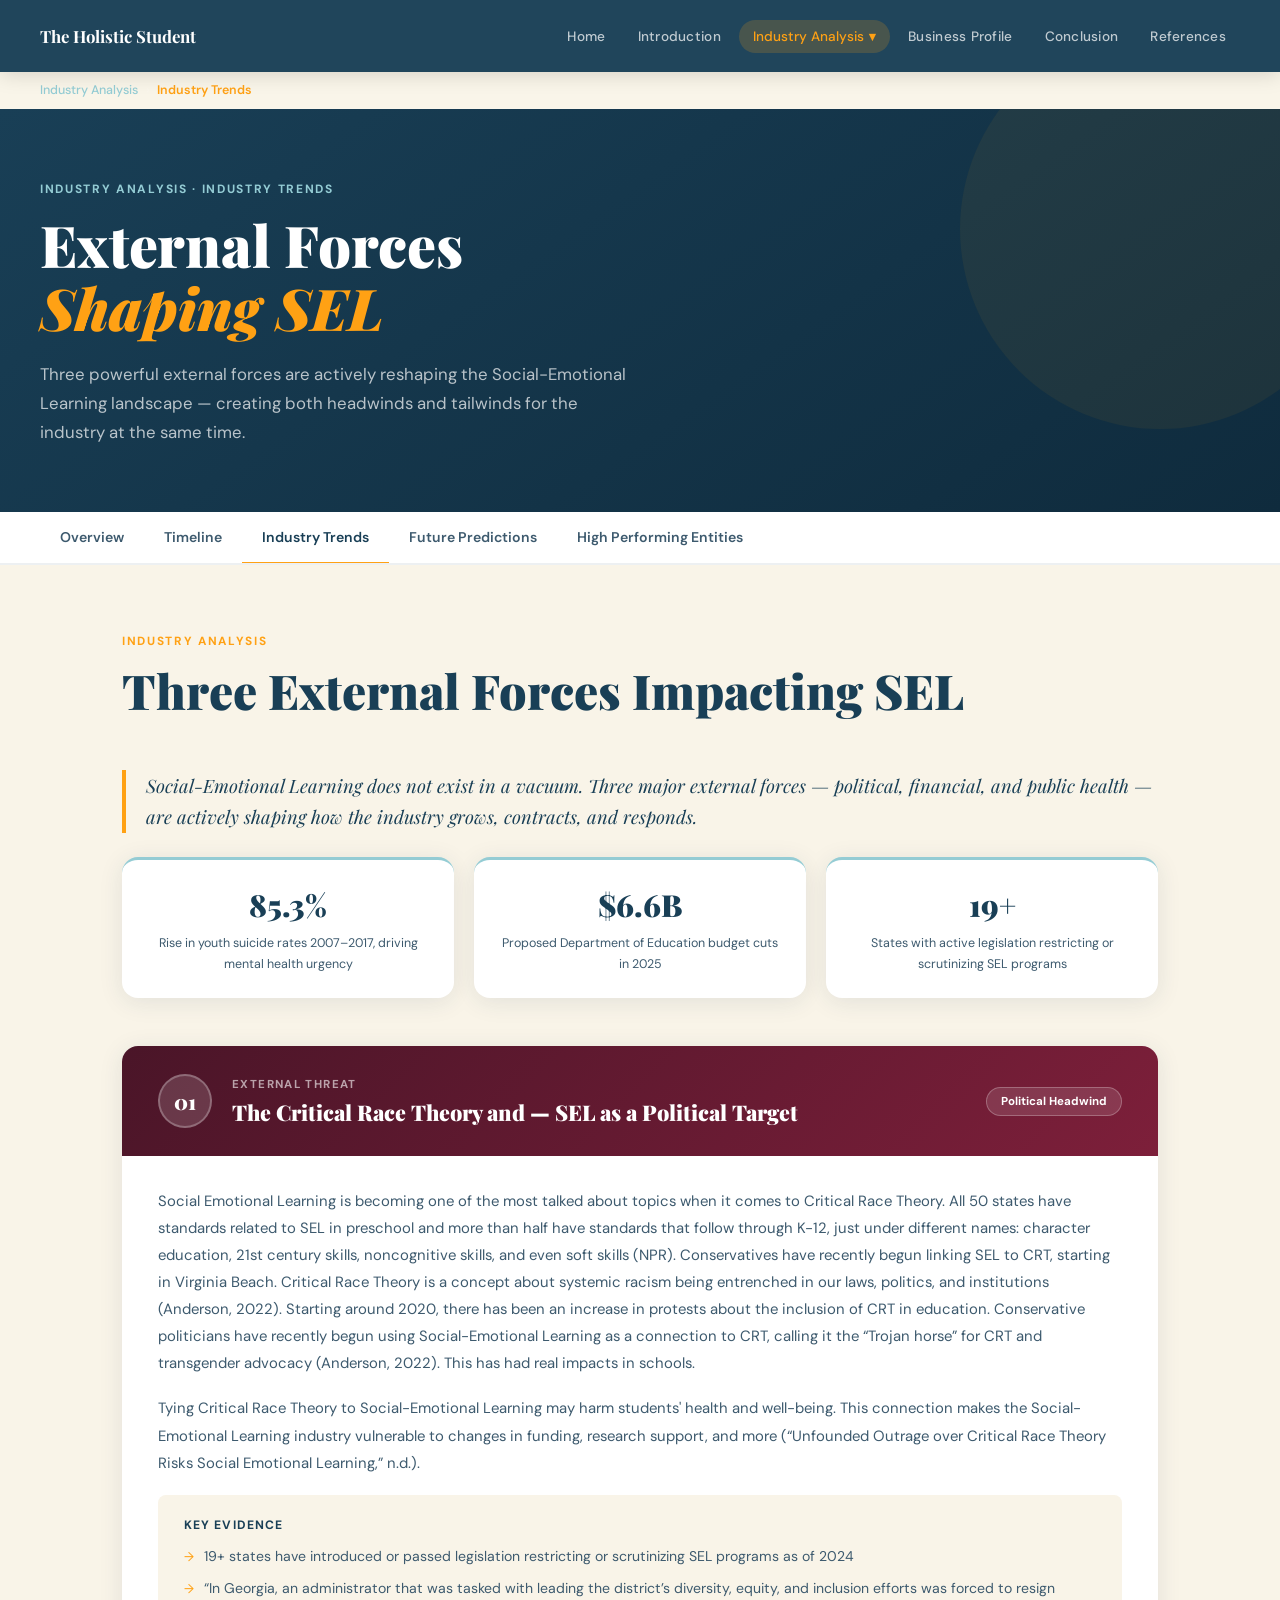
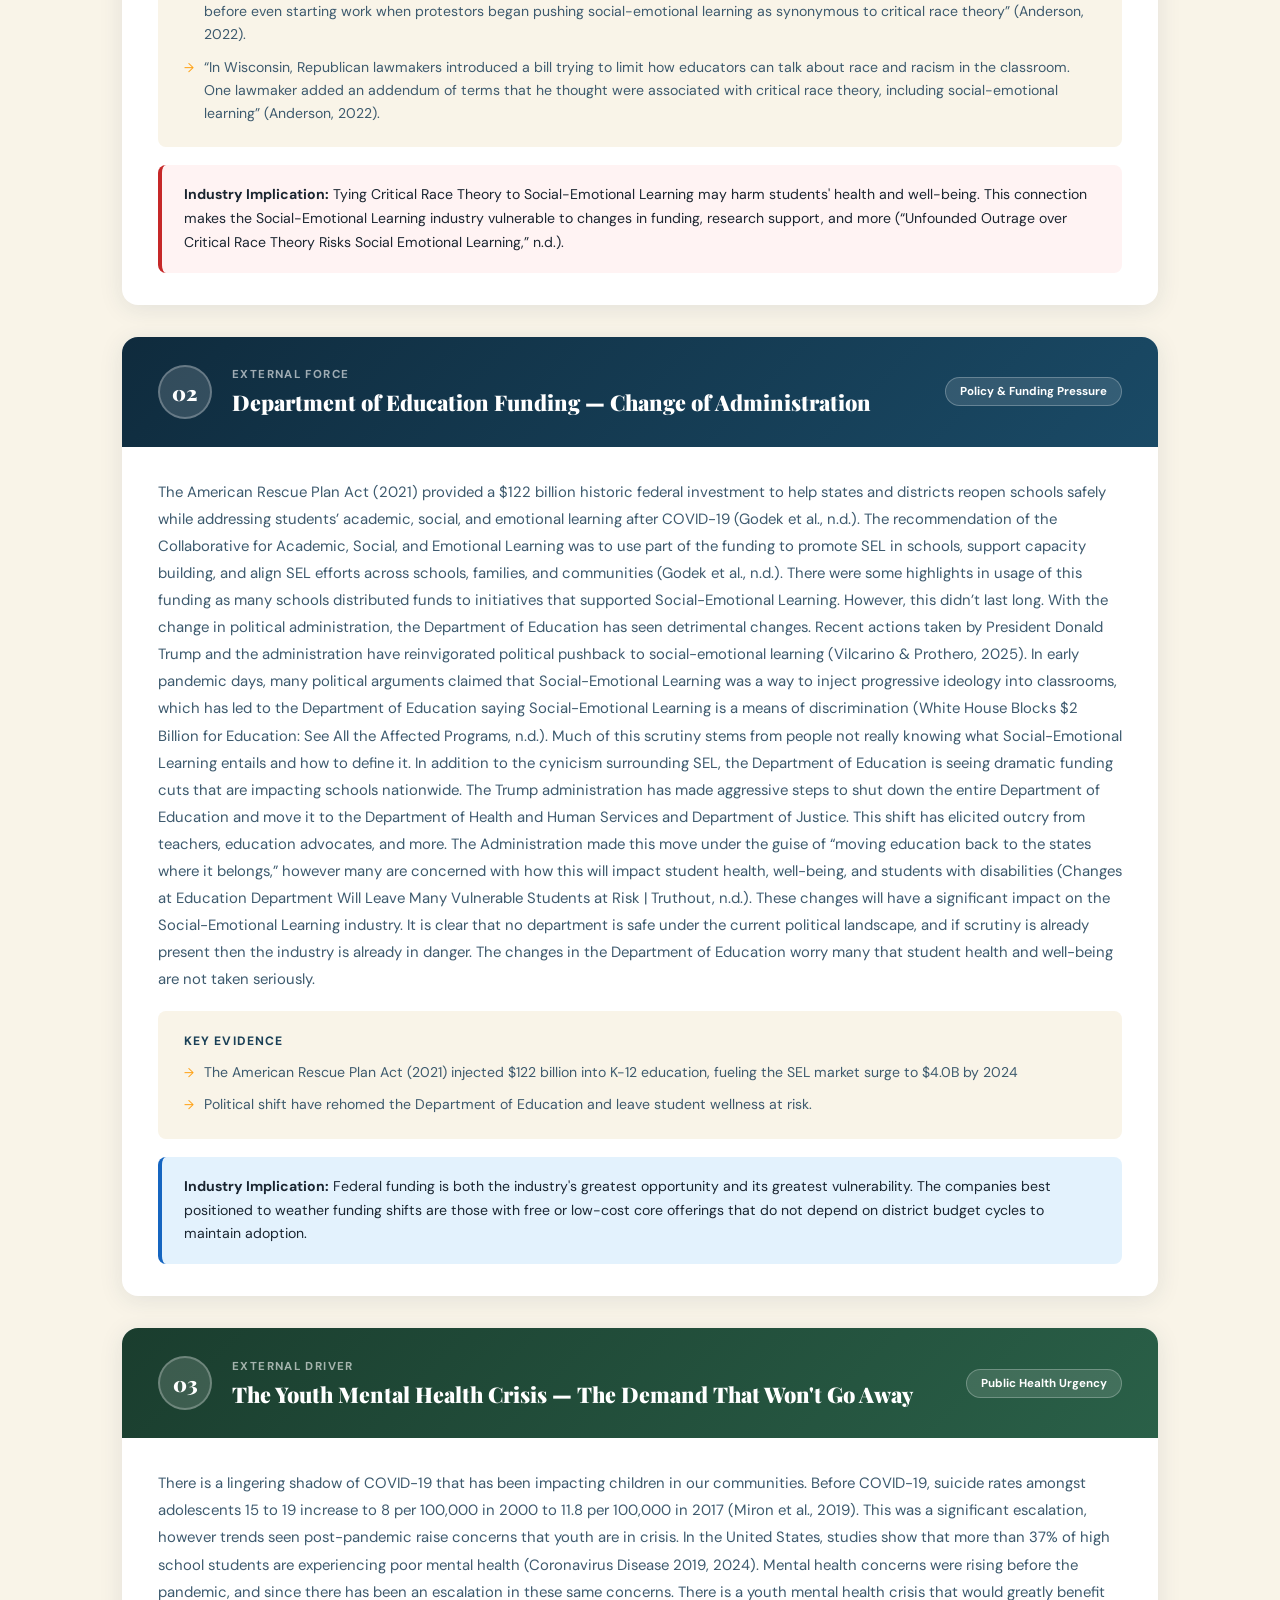
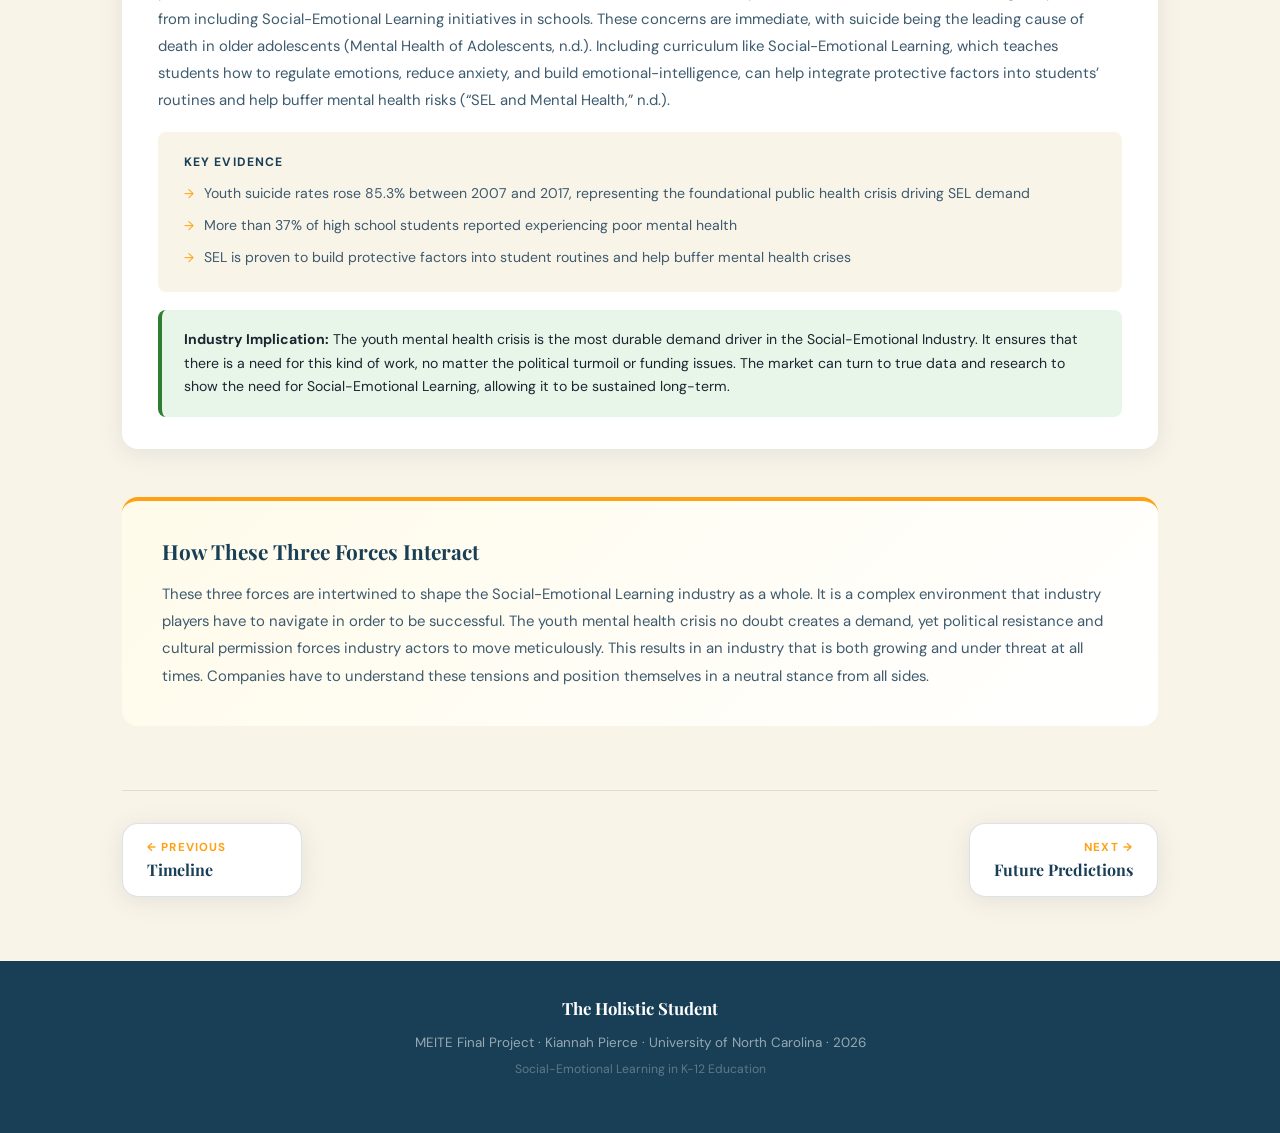
<file: industry-trends.html>
<!DOCTYPE html>
<html lang="en">
<head>
 <meta charset="UTF-8" />
 <meta name="viewport" content="width=device-width, initial-scale=1.0" />
 <title>Industry Trends | The Holistic Student</title>
 <link href="https://fonts.googleapis.com/css2?family=Playfair+Display:ital,wght@0,400;0,700;0,900;1,400&family=DM+Sans:wght@300;400;500;600&display=swap" rel="stylesheet" />
 <style>
*,*::before,*::after{box-sizing:border-box;margin:0;padding:0}
:root{
 --navy:#193f56;--gold:#ffa114;--teal:#94ccd4;--cream:#fef2c1;
 --white:#ffffff;--offwhite:#f9f4e8;--dark-text:#1a2530;
 --mid-text:#3d5a6e;--light-text:#6b8fa0;
 --font-display:'Playfair Display',Georgia,serif;
 --font-body:'DM Sans',system-ui,sans-serif;
 --radius:16px;--radius-sm:8px;--nav-h:72px;
 --shadow:0 4px 24px rgba(25,63,86,.10);
 --shadow-lg:0 12px 48px rgba(25,63,86,.18);
}
html{scroll-behavior:smooth}
body{font-family:var(--font-body);color:var(--dark-text);background:var(--offwhite);overflow-x:hidden}
/* NAVBAR */
.navbar{position:fixed;top:0;left:0;right:0;z-index:1000;height:var(--nav-h);display:flex;align-items:center;justify-content:space-between;padding:0 40px;background:rgba(25,63,86,.97);backdrop-filter:blur(10px);box-shadow:0 2px 20px rgba(0,0,0,.15);transition:box-shadow .3s}
.nav-logo{display:flex;align-items:center;gap:10px;text-decoration:none;color:var(--white);flex-shrink:0}
.logo-icon{font-size:1.4rem;color:var(--gold)}
.logo-text{font-family:var(--font-display);font-size:1.05rem;font-weight:700}
.nav-links{list-style:none;display:flex;align-items:center;gap:4px}
.nav-link{display:block;padding:8px 14px;border-radius:50px;color:rgba(255,255,255,.72);text-decoration:none;font-size:.85rem;font-weight:500;letter-spacing:.02em;transition:all .22s;white-space:nowrap}
.nav-link:hover,.nav-link.active{color:var(--gold);background:rgba(255,161,20,.18)}
.hamburger{display:none;flex-direction:column;gap:5px;background:none;border:none;cursor:pointer;padding:4px}
.hamburger span{display:block;width:24px;height:2px;background:var(--white);border-radius:2px;transition:.3s}
/* DROPDOWN */
.nav-item-dropdown{position:relative}
.nav-link-dropdown{display:flex;align-items:center;gap:5px;padding:8px 14px;border-radius:50px;color:rgba(255,255,255,.72);text-decoration:none;font-size:.85rem;font-weight:500;cursor:pointer;transition:all .22s;user-select:none;white-space:nowrap;background:none;border:none;font-family:var(--font-body)}
.nav-link-dropdown:hover,.nav-item-dropdown:hover .nav-link-dropdown,.nav-link-dropdown.active{color:var(--gold);background:rgba(255,161,20,.18)}
.nav-chevron{display:inline-block;font-size:.6rem;transition:transform .25s}
.nav-item-dropdown:hover .nav-chevron,.nav-item-dropdown.open .nav-chevron{transform:rotate(180deg)}
.dropdown-menu{position:absolute;top:calc(100% + 8px);left:50%;transform:translateX(-50%) translateY(-6px);min-width:210px;background:#112d3f;border:1px solid rgba(255,255,255,.1);border-radius:var(--radius);box-shadow:0 16px 40px rgba(0,0,0,.35);padding:8px;opacity:0;visibility:hidden;pointer-events:none;transition:opacity .2s ease,transform .2s ease,visibility .2s;z-index:999}
.nav-item-dropdown:hover .dropdown-menu,.nav-item-dropdown.open .dropdown-menu{opacity:1;visibility:visible;pointer-events:auto;transform:translateX(-50%) translateY(0)}
.dropdown-menu::before{content:'';position:absolute;top:-6px;left:50%;transform:translateX(-50%);border-left:6px solid transparent;border-right:6px solid transparent;border-bottom:6px solid #112d3f}
.dropdown-link{display:flex;align-items:center;gap:10px;padding:10px 14px;border-radius:var(--radius-sm);color:rgba(255,255,255,.75);text-decoration:none;font-size:.84rem;font-weight:500;transition:all .18s}
.dropdown-link:hover,.dropdown-link.active{background:rgba(255,161,20,.15);color:var(--gold)}
.dd-icon{font-size:1rem;width:22px;text-align:center;flex-shrink:0}
.dd-desc{display:block;font-size:.72rem;color:rgba(255,255,255,.4);font-weight:400;margin-top:1px}
.dropdown-overview{border-bottom:1px solid rgba(255,255,255,.08);margin-bottom:4px;padding-bottom:4px}
/* BREADCRUMB & TABS */
.industry-breadcrumb{display:flex;align-items:center;gap:8px;background:rgba(255,255,255,.06);border-bottom:1px solid rgba(255,255,255,.1);padding:10px 40px;font-size:.78rem;color:rgba(255,255,255,.55);flex-wrap:wrap}
.industry-breadcrumb a{color:var(--teal);text-decoration:none;font-weight:500}
.industry-breadcrumb a:hover{color:var(--gold)}
.bc-sep{opacity:.4}.bc-current{color:var(--gold);font-weight:600}
.industry-tabs{background:var(--white);border-bottom:2px solid rgba(25,63,86,.08);padding:0 40px;display:flex;gap:0;overflow-x:auto}
.industry-tab{display:flex;align-items:center;gap:8px;padding:16px 20px;border-bottom:3px solid transparent;color:var(--mid-text);text-decoration:none;font-size:.88rem;font-weight:600;white-space:nowrap;transition:all .2s;margin-bottom:-2px}
.industry-tab:hover{color:var(--navy);border-bottom-color:var(--teal)}
.industry-tab.active{color:var(--navy);border-bottom-color:var(--gold)}
/* PAGE */
.page-wrapper{padding-top:var(--nav-h);min-height:100vh}
.container{max-width:1100px;margin:0 auto;padding:64px 32px}
/* TYPOGRAPHY */
.section-tag{display:inline-block;font-size:.74rem;font-weight:700;letter-spacing:.14em;text-transform:uppercase;color:var(--gold);margin-bottom:14px}
.section-title{font-family:var(--font-display);font-size:clamp(2rem,4vw,3rem);font-weight:900;line-height:1.15;color:var(--navy);margin-bottom:40px}
.section-header{margin-bottom:52px}
.subsection-title{margin:60px 0 28px;padding-bottom:12px;border-bottom:2px solid var(--teal)}
.subsection-title h3{font-family:var(--font-display);font-size:1.55rem;color:var(--navy)}
.lead-text{font-family:var(--font-display);font-size:1.15rem;font-style:italic;color:var(--navy);line-height:1.7;margin-bottom:24px;padding-left:20px;border-left:4px solid var(--gold)}
p{line-height:1.8;color:var(--mid-text);font-size:.97rem;margin-bottom:16px}
p strong{color:var(--navy)}
/* PAGE HERO */
.page-hero{background:linear-gradient(145deg,var(--navy) 0%,#0f2b3d 100%);padding:72px 40px 64px;position:relative;overflow:hidden}
.page-hero::after{content:'';position:absolute;right:-80px;top:-80px;width:400px;height:400px;border-radius:50%;background:var(--gold);opacity:.06}
.page-hero .hero-inner{max-width:760px;position:relative}
.page-hero .hero-tag{font-size:.75rem;font-weight:700;letter-spacing:.14em;text-transform:uppercase;color:var(--teal);margin-bottom:16px;display:block}
.page-hero h1{font-family:var(--font-display);font-size:clamp(2.2rem,5vw,3.6rem);font-weight:900;color:var(--white);line-height:1.1;margin-bottom:20px}
.page-hero h1 em{color:var(--gold);font-style:italic}
.page-hero p{font-size:1.05rem;color:rgba(255,255,255,.7);line-height:1.75;max-width:600px;margin-bottom:0}
/* PAGE NAV */
.page-nav{display:flex;justify-content:space-between;align-items:center;border-top:1px solid rgba(25,63,86,.12);padding:32px 0 0;margin-top:64px;gap:16px;flex-wrap:wrap}
.page-nav-btn{display:flex;flex-direction:column;text-decoration:none;color:var(--navy);padding:16px 24px;border-radius:var(--radius);border:1px solid rgba(25,63,86,.15);background:var(--white);transition:all .25s;min-width:180px;box-shadow:var(--shadow)}
.page-nav-btn:hover{background:var(--cream);border-color:var(--gold);transform:translateY(-2px)}
.page-nav-btn.next{align-items:flex-end}
.page-nav-label{font-size:.72rem;font-weight:700;letter-spacing:.1em;text-transform:uppercase;color:var(--gold);margin-bottom:4px}
.page-nav-title{font-family:var(--font-display);font-size:1rem;font-weight:700;color:var(--navy)}
/* FOOTER */
.footer{background:var(--navy);padding:36px 32px;text-align:center;margin-top:auto}
.footer-inner{max-width:600px;margin:0 auto}
.footer-caption{font-size:.84rem;color:rgba(255,255,255,.55);margin-bottom:4px}
.footer-sub{font-size:.76rem;color:rgba(255,255,255,.3)}
/* ANIMATIONS */
.fade-in{opacity:0;transform:translateY(24px);transition:opacity .55s ease,transform .55s ease}
.fade-in.visible{opacity:1;transform:translateY(0)}
/* RESPONSIVE NAV */
@media(max-width:680px){
 .navbar{padding:0 20px}
 .nav-links{display:none;flex-direction:column;position:fixed;top:var(--nav-h);left:0;right:0;bottom:0;background:var(--navy);padding:12px 8px;gap:2px;box-shadow:0 8px 24px rgba(0,0,0,.3);overflow-y:auto;z-index:999}
 .nav-links.open{display:flex}
 .nav-link{padding:12px 16px;border-radius:var(--radius-sm);font-size:.9rem;width:100%}
 .hamburger{display:flex}
 .nav-item-dropdown{width:100%}
 .nav-link-dropdown{width:100%;border-radius:var(--radius-sm);padding:12px 16px;justify-content:space-between;font-size:.9rem}
 .dropdown-menu{position:static!important;transform:none!important;opacity:1!important;visibility:visible!important;pointer-events:auto!important;background:rgba(255,255,255,.06);border:none;box-shadow:none;border-radius:var(--radius-sm);padding:4px 0 4px 16px;margin:2px 0 4px;display:none;width:100%;min-width:unset}
 .dropdown-menu::before{display:none!important}
 .nav-item-dropdown.open .dropdown-menu{display:block}
 .dropdown-link{padding:10px 12px;font-size:.85rem;border-radius:var(--radius-sm);width:100%}
 .dd-desc{display:none}
 .page-hero{padding:48px 24px}
 .container{padding:40px 20px}
 .industry-breadcrumb{padding:10px 20px}
 .industry-tabs{padding:0 16px}
 .industry-tab{padding:12px 14px;font-size:.8rem}
}

/* TRENDS PAGE STYLES */
.trend-intro-stats{display:grid;grid-template-columns:repeat(3,1fr);gap:20px;margin-bottom:48px}
.ti-stat{background:var(--white);border-radius:var(--radius);padding:24px;box-shadow:var(--shadow);text-align:center;border-top:3px solid var(--teal)}
.ti-val{display:block;font-family:var(--font-display);font-size:1.9rem;font-weight:900;color:var(--navy);margin-bottom:6px}
.ti-lbl{font-size:.78rem;color:var(--mid-text);line-height:1.5}

.trend-card{background:var(--white);border-radius:var(--radius);box-shadow:var(--shadow);margin-bottom:32px;overflow:hidden;transition:box-shadow .3s}
.trend-card:hover{box-shadow:var(--shadow-lg)}

.trend-hdr{display:flex;align-items:center;gap:20px;padding:28px 36px;flex-wrap:wrap}
.trend-hdr--threat{background:linear-gradient(135deg,#4a1528,#7d1f3a)}
.trend-hdr--policy{background:linear-gradient(135deg,#0f2b3d,#1a4a66)}
.trend-hdr--health{background:linear-gradient(135deg,#1a3d2e,#2a6048)}

.trend-num{flex-shrink:0;width:54px;height:54px;border-radius:50%;background:rgba(255,255,255,.15);color:var(--white);font-family:var(--font-display);font-weight:900;font-size:1.3rem;display:flex;align-items:center;justify-content:center;border:2px solid rgba(255,255,255,.25)}
.trend-hdr-text{flex:1;min-width:200px}
.trend-type{display:block;font-size:.72rem;font-weight:700;letter-spacing:.12em;text-transform:uppercase;color:rgba(255,255,255,.6);margin-bottom:6px}
.trend-hdr h3{font-family:var(--font-display);font-size:1.35rem;font-weight:900;color:var(--white);margin:0}
.trend-badge{border-radius:50px;padding:6px 14px;font-size:.72rem;font-weight:700;white-space:nowrap;border:1px solid rgba(255,255,255,.25);color:var(--white);background:rgba(255,255,255,.12)}

.trend-body{padding:32px 36px;display:flex;flex-direction:column;gap:18px}
.trend-body p{font-size:.93rem;color:var(--mid-text);line-height:1.82;margin:0}

.trend-callout{border-radius:var(--radius-sm);padding:18px 22px;font-size:.88rem;line-height:1.7;color:var(--dark-text)}
.trend-callout--warn{background:#fff3f3;border-left:4px solid #c62828}
.trend-callout--info{background:#e3f2fd;border-left:4px solid #1565c0}
.trend-callout--pos{background:#e8f5e9;border-left:4px solid #2e7d32}
.trend-callout strong{color:var(--dark-text)}

.trend-evidence{background:var(--offwhite);border-radius:var(--radius-sm);padding:22px 26px}
.trend-evidence h5{font-size:.76rem;font-weight:700;letter-spacing:.09em;text-transform:uppercase;color:var(--navy);margin-bottom:12px}
.trend-evidence ul{list-style:none;display:flex;flex-direction:column;gap:9px}
.trend-evidence li{font-size:.88rem;color:var(--mid-text);padding-left:20px;position:relative;line-height:1.65}
.trend-evidence li::before{content:'\2192';position:absolute;left:0;color:var(--gold);font-size:.8rem;top:1px}

.synthesis-block{background:linear-gradient(135deg,#fffbea,var(--white));border-top:4px solid var(--gold);border-radius:var(--radius);padding:36px 40px;margin-top:48px}
.synthesis-block h3{font-family:var(--font-display);font-size:1.3rem;color:var(--navy);margin-bottom:16px}
.synthesis-block p{font-size:.93rem;color:var(--mid-text);line-height:1.82;margin-bottom:14px}
.synthesis-block p:last-child{margin-bottom:0}

@media(max-width:900px){.trend-intro-stats{grid-template-columns:1fr 1fr}}
@media(max-width:680px){
 .trend-intro-stats{grid-template-columns:1fr}
 .trend-hdr,.trend-body{padding:22px 24px}
 .synthesis-block{padding:28px 24px}
}
 </style>
</head>
<body>

 <nav class="navbar" id="navbar">
 <a href="index.html" class="nav-logo"><span class="logo-text">The Holistic Student</span></a>
 <button class="hamburger" id="hamburger" aria-label="Toggle menu"></button>
 <ul class="nav-links" id="nav-links">
 <li><a href="index.html" class="nav-link ">Home</a></li>
 <li><a href="introduction.html" class="nav-link ">Introduction</a></li>
 <li class="nav-item-dropdown" id="industryDropdown">
 <button class="nav-link-dropdown active" aria-expanded="false" aria-haspopup="true">Industry Analysis <span class="nav-chevron">&#9660;</span></button>
 <ul class="dropdown-menu" role="menu">
 <li class="dropdown-overview"><a href="industry.html" class="dropdown-link " role="menuitem"><span class="dd-label">Overview<span class="dd-desc">Industry at a glance</span></span></a></li>
 <li><a href="industry-timeline.html" class="dropdown-link " role="menuitem"><span class="dd-label">Timeline<span class="dd-desc">History of SEL</span></span></a></li>
 <li><a href="industry-trends.html" class="dropdown-link active" role="menuitem"><span class="dd-label">Industry Trends<span class="dd-desc">External forces shaping SEL</span></span></a></li>
 <li><a href="industry-future.html" class="dropdown-link " role="menuitem"><span class="dd-label">Future Predictions<span class="dd-desc">Where SEL is heading</span></span></a></li>
 <li><a href="industry-entities.html" class="dropdown-link " role="menuitem"><span class="dd-label">High Performing Entities<span class="dd-desc">Major players in the field</span></span></a></li>
 </ul>
 </li>
 <li><a href="business.html" class="nav-link ">Business Profile</a></li>
 <li><a href="conclusion.html" class="nav-link ">Conclusion</a></li>
 <li><a href="references.html" class="nav-link ">References</a></li>
 </ul>
 </nav>

 <div class="page-wrapper">

 <div class="industry-breadcrumb">
 <a href="industry.html">Industry Analysis</a>
 <span class="bc-sep">&rsaquo;</span>
 <span class="bc-current">Industry Trends</span>
 </div>

 <header class="page-hero">
 <div class="hero-inner">
 <span class="hero-tag">Industry Analysis &middot; Industry Trends</span>
 <h1>External Forces<br /><em>Shaping SEL</em></h1>
 <p>Three powerful external forces are actively reshaping the Social-Emotional Learning landscape &mdash; creating both headwinds and tailwinds for the industry at the same time.</p>
 </div>
 </header>

 <div class="industry-tabs"><a href="industry.html" class="industry-tab ">Overview</a><a href="industry-timeline.html" class="industry-tab ">Timeline</a><a href="industry-trends.html" class="industry-tab active">Industry Trends</a><a href="industry-future.html" class="industry-tab ">Future Predictions</a><a href="industry-entities.html" class="industry-tab ">High Performing Entities</a></div>

 <main class="container">

 <div class="section-header fade-in">
 <span class="section-tag">Industry Analysis</span>
 <h2 class="section-title">Three External Forces Impacting SEL</h2>
 </div>

 <p class="lead-text fade-in">Social-Emotional Learning does not exist in a vacuum. Three major external forces &mdash; political, financial, and public health &mdash; are actively shaping how the industry grows, contracts, and responds.</p>

 <div class="trend-intro-stats stagger-parent fade-in">
 <div class="ti-stat">
 <span class="ti-val">85.3%</span>
 <span class="ti-lbl">Rise in youth suicide rates 2007&ndash;2017, driving mental health urgency</span>
 </div>
 <div class="ti-stat">
 <span class="ti-val">$6.6B</span>
 <span class="ti-lbl">Proposed Department of Education budget cuts in 2025</span>
 </div>
 <div class="ti-stat">
 <span class="ti-val">19+</span>
 <span class="ti-lbl">States with active legislation restricting or scrutinizing SEL programs</span>
 </div>
 </div>

 <!-- TREND 01: CRT / POLITICAL RESISTANCE -->
 <div class="trend-card fade-in">
 <div class="trend-hdr trend-hdr--threat">
 <div class="trend-num">01</div>
 <div class="trend-hdr-text">
 <span class="trend-type">External Threat</span>
 <h3>The Critical Race Theory and &mdash; SEL as a Political Target</h3>
 </div>
 <div class="trend-badge">Political Headwind</div>
 </div>
 <div class="trend-body">
 <p>Social Emotional Learning is becoming one of the most talked about topics when it comes to Critical Race Theory. All 50 states have standards related to SEL in preschool and more than half have standards that follow through K-12, just under different names: character education, 21st century skills, noncognitive skills, and even soft skills (NPR). Conservatives have recently begun linking SEL to CRT, starting in Virginia Beach. Critical Race Theory is a concept about systemic racism being entrenched in our laws, politics, and institutions (Anderson, 2022). Starting around 2020, there has been an increase in protests about the inclusion of CRT in education. Conservative politicians have recently begun using Social-Emotional Learning as a connection to CRT, calling it the “Trojan horse” for CRT and transgender advocacy (Anderson, 2022). This has had real impacts in schools. </p>
 <p>Tying Critical Race Theory to Social-Emotional Learning may harm students' health and well-being. This connection makes the Social-Emotional Learning industry vulnerable to changes in funding, research support, and more (“Unfounded Outrage over Critical Race Theory Risks Social Emotional Learning,” n.d.).</p>
 <div class="trend-evidence">
 <h5>Key Evidence</h5>
 <ul>
 <li>19+ states have introduced or passed legislation restricting or scrutinizing SEL programs as of 2024</li>
 <li>“In Georgia, an administrator that was tasked with leading the district’s diversity, equity, and inclusion efforts was forced to resign before even starting work when protestors began pushing social-emotional learning as synonymous to critical race theory” (Anderson, 2022).</li>
 <li>“In Wisconsin, Republican lawmakers introduced a bill trying to limit how educators can talk about race and racism in the classroom. One lawmaker added an addendum of terms that he thought were associated with critical race theory, including social-emotional learning” (Anderson, 2022). </li>
 </ul>
 </div>
 <div class="trend-callout trend-callout--warn">
 <strong> Industry Implication:</strong> Tying Critical Race Theory to Social-Emotional Learning may harm students' health and well-being. This connection makes the Social-Emotional Learning industry vulnerable to changes in funding, research support, and more (“Unfounded Outrage over Critical Race Theory Risks Social Emotional Learning,” n.d.). </div>
 </div>
 </div>

 <!-- TREND 02: DEPARTMENT OF EDUCATION FUNDING AND EXISTENCE -->
 <div class="trend-card fade-in">
 <div class="trend-hdr trend-hdr--policy">
 <div class="trend-num">02</div>
 <div class="trend-hdr-text">
 <span class="trend-type">External Force</span>
 <h3>Department of Education Funding &mdash; Change of Administration</h3>
 </div>
 <div class="trend-badge">Policy &amp; Funding Pressure</div>
 </div>
 <div class="trend-body">
 <p>The American Rescue Plan Act (2021) provided a $122 billion historic federal investment to help states and districts reopen schools safely while addressing students’ academic, social, and emotional learning after COVID-19 (Godek et al., n.d.). The recommendation of the Collaborative for Academic, Social, and Emotional Learning was to use part of the funding to promote SEL in schools, support capacity building, and align SEL efforts across schools, families, and communities (Godek et al., n.d.). There were some highlights in usage of this funding as many schools distributed funds to initiatives that supported Social-Emotional Learning. However, this didn’t last long. With the change in political administration, the Department of Education has seen detrimental changes. Recent actions taken by President Donald Trump and the administration have reinvigorated political pushback to social-emotional learning (Vilcarino & Prothero, 2025). In early pandemic days, many political arguments claimed that Social-Emotional Learning was a way to inject progressive ideology into classrooms, which has led to the Department of Education saying Social-Emotional Learning is a means of discrimination (White House Blocks $2 Billion for Education: See All the Affected Programs, n.d.). Much of this scrutiny stems from people not really knowing what Social-Emotional Learning entails and how to define it. In addition to the cynicism surrounding SEL, the Department of Education is seeing dramatic funding cuts that are impacting schools nationwide. The Trump administration has made aggressive steps to shut down the entire Department of Education and move it to the Department of Health and Human Services and Department of Justice. This shift has elicited outcry from teachers, education advocates, and more. The Administration made this move under the guise of “moving education back to the states where it belongs,” however many are concerned with how this will impact student health, well-being, and students with disabilities (Changes at Education Department Will Leave Many Vulnerable Students at Risk | Truthout, n.d.). These changes will have a significant impact on the Social-Emotional Learning industry. It is clear that no department is safe under the current political landscape, and if scrutiny is already present then the industry is already in danger. The changes in the Department of Education worry many that student health and well-being are not taken seriously. </p>
 <div class="trend-evidence">
 <h5>Key Evidence</h5>
 <ul>
 <li>The American Rescue Plan Act (2021) injected $122 billion into K-12 education, fueling the SEL market surge to $4.0B by 2024</li>
 <li>Political shift have rehomed the Department of Education and leave student wellness at risk.</li>
 </ul>
 </div>
 <div class="trend-callout trend-callout--info">
 <strong> Industry Implication:</strong> Federal funding is both the industry's greatest opportunity and its greatest vulnerability. The companies best positioned to weather funding shifts are those with free or low-cost core offerings that do not depend on district budget cycles to maintain adoption.
 </div>
 </div>
 </div>

 <!-- TREND 03: YOUTH MENTAL HEALTH CRISIS -->
 <div class="trend-card fade-in">
 <div class="trend-hdr trend-hdr--health">
 <div class="trend-num">03</div>
 <div class="trend-hdr-text">
 <span class="trend-type">External Driver</span>
 <h3>The Youth Mental Health Crisis &mdash; The Demand That Won't Go Away</h3>
 </div>
 <div class="trend-badge">Public Health Urgency</div>
 </div>
 <div class="trend-body">
 <p>There is a lingering shadow of COVID-19 that has been impacting children in our communities. Before COVID-19, suicide rates amongst adolescents 15 to 19 increase to 8 per 100,000 in 2000 to 11.8 per 100,000 in 2017 (Miron et al., 2019). This was a significant escalation, however trends seen post-pandemic raise concerns that youth are in crisis. In the United States, studies show that more than 37% of high school students are experiencing poor mental health (Coronavirus Disease 2019, 2024). Mental health concerns were rising before the pandemic, and since there has been an escalation in these same concerns. There is a youth mental health crisis that would greatly benefit from including Social-Emotional Learning initiatives in schools. These concerns are immediate, with suicide being the leading cause of death in older adolescents (Mental Health of Adolescents, n.d.). Including curriculum like Social-Emotional Learning, which teaches students how to regulate emotions, reduce anxiety, and build emotional-intelligence, can help integrate protective factors into students’ routines and help buffer mental health risks (“SEL and Mental Health,” n.d.).</p>
 <div class="trend-evidence">
 <h5>Key Evidence</h5>
 <ul>
 <li>Youth suicide rates rose 85.3% between 2007 and 2017, representing the foundational public health crisis driving SEL demand</li>
 <li>More than 37% of high school students reported experiencing poor mental health</li>
 <li>SEL is proven to build protective factors into student routines and help buffer mental health crises</li>
 </ul>
 </div>
 <div class="trend-callout trend-callout--pos">
 <strong> Industry Implication:</strong> The youth mental health crisis is the most durable demand driver in the Social-Emotional Industry. It ensures that there is a need for this kind of work, no matter the political turmoil or funding issues. The market can turn to true data and research to show the need for Social-Emotional Learning, allowing it to be sustained long-term.
 </div>
 </div>
 </div>

 <!-- SYNTHESIS -->
 <div class="synthesis-block fade-in">
 <h3>How These Three Forces Interact</h3>
 <p>These three forces are intertwined to shape the Social-Emotional Learning industry as a whole. It is a complex environment that industry players have to navigate in order to be successful. The youth mental health crisis no doubt creates a demand, yet political resistance and cultural permission forces industry actors to move meticulously. This results in an industry that is both growing and under threat at all times. Companies have to understand these tensions and position themselves in a neutral stance from all sides. </p>
 </div>

 <nav class="page-nav">
 <a href="industry-timeline.html" class="page-nav-btn prev">
 <span class="page-nav-label">&larr; Previous</span>
 <span class="page-nav-title">Timeline</span>
 </a>
 <a href="industry-future.html" class="page-nav-btn next">
 <span class="page-nav-label">Next &rarr;</span>
 <span class="page-nav-title">Future Predictions</span>
 </a>
 </nav>

 </main>
 </div>

 <footer class="footer">
 <div class="footer-inner">
 <a href="index.html" class="nav-logo" style="justify-content:center;margin-bottom:12px;">
 
 <span class="logo-text">The Holistic Student</span>
 </a>
 <p class="footer-caption">MEITE Final Project &middot; Kiannah Pierce &middot; University of North Carolina &middot; 2026</p>
 <p class="footer-sub">Social-Emotional Learning in K-12 Education</p>
 </div>
 </footer>

<script>(function(){
 const path=window.location.pathname.split('/').pop()||'index.html';
 document.querySelectorAll('.nav-link').forEach(l=>{if((l.getAttribute('href')||'').split('/').pop()===path)l.classList.add('active')});
 const hb=document.getElementById('hamburger'),nm=document.getElementById('nav-links');
 if(hb&&nm){
 hb.addEventListener('click',()=>nm.classList.toggle('open'));
 document.addEventListener('click',e=>{if(!hb.contains(e.target)&&!nm.contains(e.target))nm.classList.remove('open')});
 }
 const nb=document.getElementById('navbar');
 if(nb)window.addEventListener('scroll',()=>{nb.style.boxShadow=window.scrollY>20?'0 4px 32px rgba(0,0,0,.28)':'0 2px 20px rgba(0,0,0,.15)';},{passive:true});
 const fadeObs=new IntersectionObserver(entries=>{entries.forEach(e=>{if(e.isIntersecting){const d=e.target.dataset.delay||0;setTimeout(()=>e.target.classList.add('visible'),+d);fadeObs.unobserve(e.target);}});},{threshold:.12});
 document.querySelectorAll('.fade-in').forEach(el=>fadeObs.observe(el));
 document.querySelectorAll('.stagger-parent').forEach(parent=>{
 Array.from(parent.children).forEach((child,i)=>{
 child.style.cssText=`opacity:0;transform:translateY(20px);transition:opacity .45s ease ${i*100}ms,transform .45s ease ${i*100}ms`;
 const o=new IntersectionObserver(([e])=>{if(e.isIntersecting){child.style.opacity='1';child.style.transform='translateY(0)';o.unobserve(child);}},{threshold:.1});
 o.observe(child);
 });
 });
 const dd=document.getElementById('industryDropdown');
 if(dd){
 const btn=dd.querySelector('.nav-link-dropdown'),menu=dd.querySelector('.dropdown-menu');
 btn.addEventListener('click',e=>{const open=dd.classList.toggle('open');btn.setAttribute('aria-expanded',open);e.stopPropagation();});
 document.addEventListener('click',e=>{if(!dd.contains(e.target)){dd.classList.remove('open');btn.setAttribute('aria-expanded','false');}});
 btn.addEventListener('keydown',e=>{
 if(e.key==='Enter'||e.key===' '){e.preventDefault();const open=dd.classList.toggle('open');btn.setAttribute('aria-expanded',open);if(open)menu.querySelector('.dropdown-link')?.focus();}
 if(e.key==='Escape'){dd.classList.remove('open');btn.setAttribute('aria-expanded','false');btn.focus();}
 });
 menu.addEventListener('keydown',e=>{
 const links=Array.from(menu.querySelectorAll('.dropdown-link')),idx=links.indexOf(document.activeElement);
 if(e.key==='ArrowDown'){e.preventDefault();links[(idx+1)%links.length]?.focus();}
 if(e.key==='ArrowUp'){e.preventDefault();links[(idx-1+links.length)%links.length]?.focus();}
 if(e.key==='Escape'){dd.classList.remove('open');btn.setAttribute('aria-expanded','false');btn.focus();}
 });
 menu.querySelectorAll('.dropdown-link').forEach(l=>l.addEventListener('click',()=>{dd.classList.remove('open');btn.setAttribute('aria-expanded','false');document.getElementById('nav-links')?.classList.remove('open');}));
 }
})();
</script>
</body>
</html>
</file>
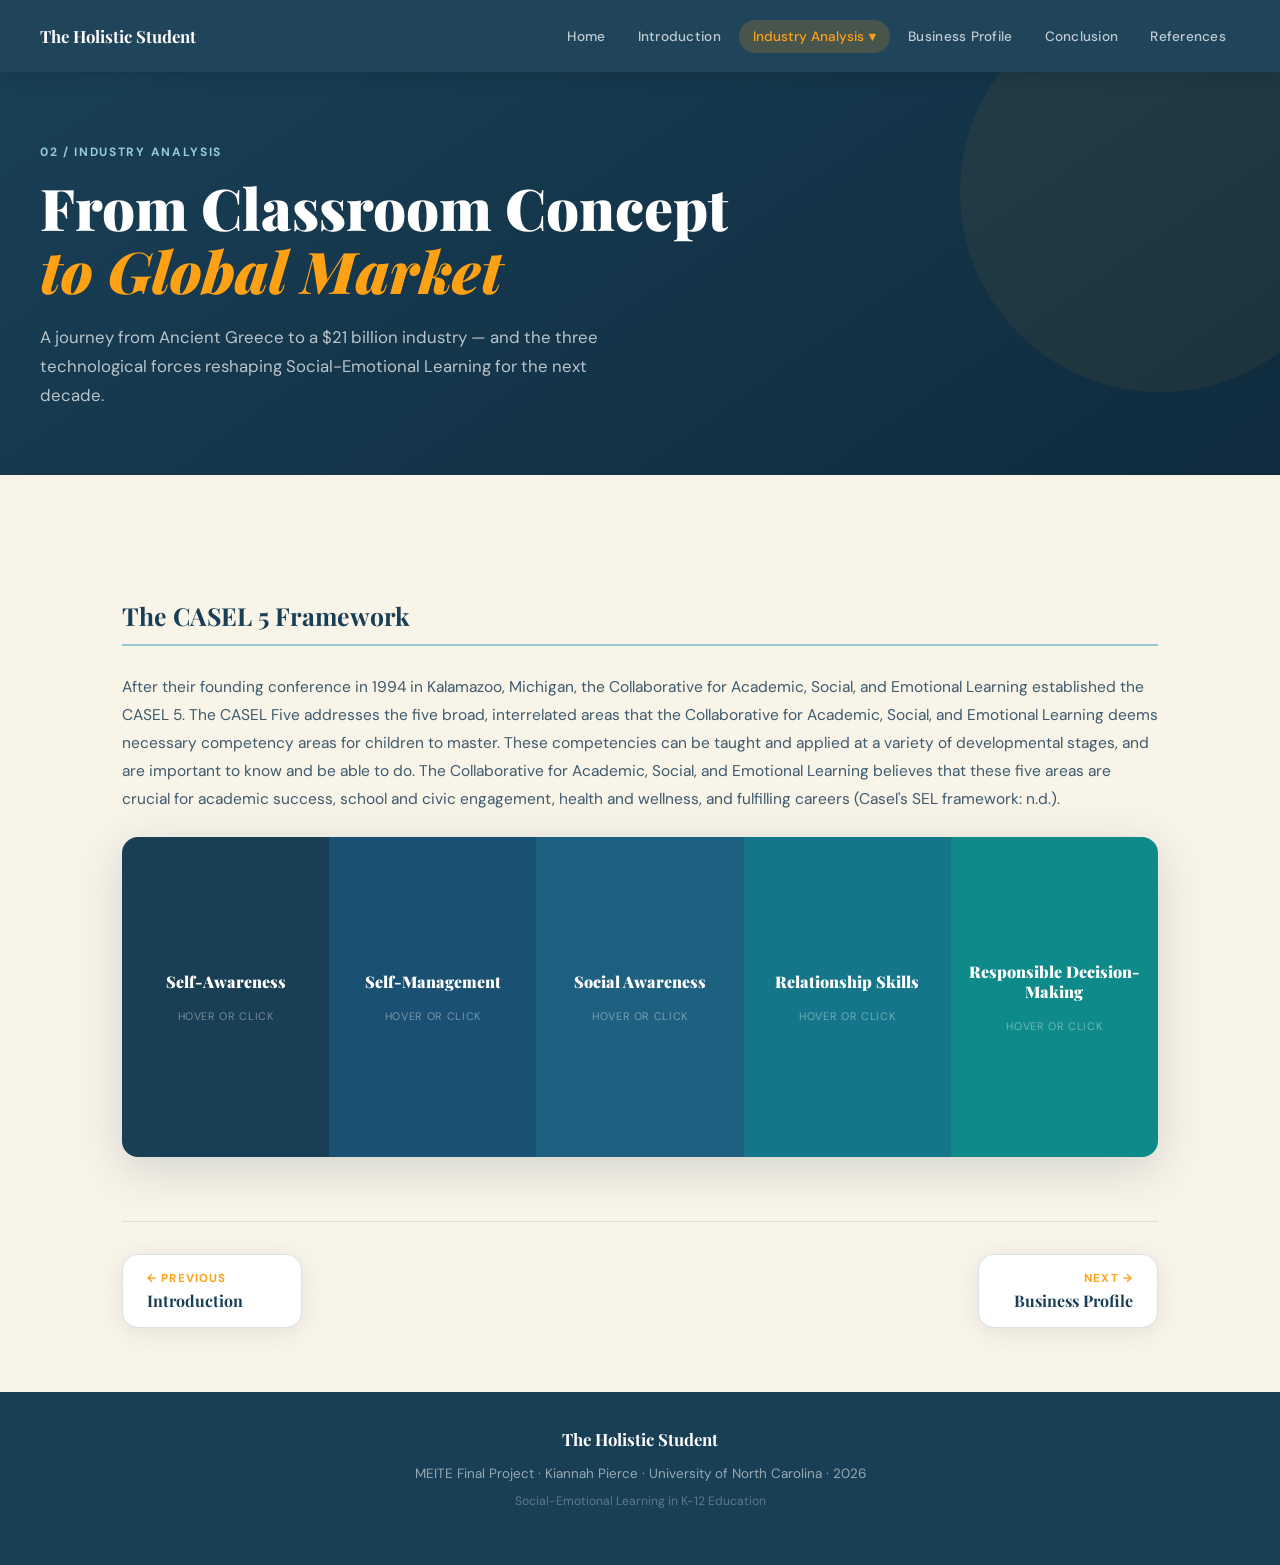
<file: industry.html>
<!DOCTYPE html>
<html lang="en">
<head>
 <meta charset="UTF-8" />
 <meta name="viewport" content="width=device-width, initial-scale=1.0" />
 <title>Industry Analysis | The Holistic Student</title>
 <link href="https://fonts.googleapis.com/css2?family=Playfair+Display:ital,wght@0,400;0,700;0,900;1,400&family=DM+Sans:wght@300;400;500;600&display=swap" rel="stylesheet" />
 <style>/* ═══════════════════════════════════════
 ROOT & RESET
═══════════════════════════════════════ */
*,*::before,*::after{box-sizing:border-box;margin:0;padding:0}
:root{
 --navy:#193f56;--gold:#ffa114;--teal:#94ccd4;--cream:#fef2c1;
 --white:#ffffff;--offwhite:#f9f4e8;--dark-text:#1a2530;
 --mid-text:#3d5a6e;--light-text:#6b8fa0;
 --font-display:'Playfair Display',Georgia,serif;
 --font-body:'DM Sans',system-ui,sans-serif;
 --radius:16px;--radius-sm:8px;--nav-h:72px;
 --shadow:0 4px 24px rgba(25,63,86,.10);
 --shadow-lg:0 12px 48px rgba(25,63,86,.18);
}
html{scroll-behavior:smooth}
body{font-family:var(--font-body);color:var(--dark-text);background:var(--offwhite);overflow-x:hidden}
/* NAVBAR */
.navbar{position:fixed;top:0;left:0;right:0;z-index:1000;height:var(--nav-h);display:flex;align-items:center;justify-content:space-between;padding:0 40px;background:rgba(25,63,86,.97);backdrop-filter:blur(10px);box-shadow:0 2px 20px rgba(0,0,0,.15);transition:box-shadow .3s}
.nav-logo{display:flex;align-items:center;gap:10px;text-decoration:none;color:var(--white);flex-shrink:0}
.logo-icon{font-size:1.4rem;color:var(--gold)}
.logo-text{font-family:var(--font-display);font-size:1.05rem;font-weight:700}
.nav-links{list-style:none;display:flex;align-items:center;gap:4px}
.nav-link{display:block;padding:8px 14px;border-radius:50px;color:rgba(255,255,255,.72);text-decoration:none;font-size:.85rem;font-weight:500;letter-spacing:.02em;transition:all .22s;white-space:nowrap}
.nav-link:hover,.nav-link.active{color:var(--gold);background:rgba(255,161,20,.18)}
.hamburger{display:none;flex-direction:column;gap:5px;background:none;border:none;cursor:pointer;padding:4px}
.hamburger span{display:block;width:24px;height:2px;background:var(--white);border-radius:2px;transition:.3s}
/* DROPDOWN */
.nav-item-dropdown{position:relative}
.nav-link-dropdown{display:flex;align-items:center;gap:5px;padding:8px 14px;border-radius:50px;color:rgba(255,255,255,.72);text-decoration:none;font-size:.85rem;font-weight:500;cursor:pointer;transition:all .22s;user-select:none;white-space:nowrap;background:none;border:none;font-family:var(--font-body)}
.nav-link-dropdown:hover,.nav-item-dropdown:hover .nav-link-dropdown,.nav-link-dropdown.active{color:var(--gold);background:rgba(255,161,20,.18)}
.nav-chevron{display:inline-block;font-size:.6rem;transition:transform .25s}
.nav-item-dropdown:hover .nav-chevron,.nav-item-dropdown.open .nav-chevron{transform:rotate(180deg)}
.dropdown-menu{position:absolute;top:calc(100% + 8px);left:50%;transform:translateX(-50%) translateY(-6px);min-width:210px;background:#112d3f;border:1px solid rgba(255,255,255,.1);border-radius:var(--radius);box-shadow:0 16px 40px rgba(0,0,0,.35);padding:8px;opacity:0;visibility:hidden;pointer-events:none;transition:opacity .2s ease,transform .2s ease,visibility .2s;z-index:999}
.nav-item-dropdown:hover .dropdown-menu,.nav-item-dropdown.open .dropdown-menu{opacity:1;visibility:visible;pointer-events:auto;transform:translateX(-50%) translateY(0)}
.dropdown-menu::before{content:'';position:absolute;top:-6px;left:50%;transform:translateX(-50%);border-left:6px solid transparent;border-right:6px solid transparent;border-bottom:6px solid #112d3f}
.dropdown-link{display:flex;align-items:center;gap:10px;padding:10px 14px;border-radius:var(--radius-sm);color:rgba(255,255,255,.75);text-decoration:none;font-size:.84rem;font-weight:500;transition:all .18s}
.dropdown-link:hover,.dropdown-link.active{background:rgba(255,161,20,.15);color:var(--gold)}
.dd-icon{font-size:1rem;width:22px;text-align:center;flex-shrink:0}
.dd-desc{display:block;font-size:.72rem;color:rgba(255,255,255,.4);font-weight:400;margin-top:1px}
.dropdown-overview{border-bottom:1px solid rgba(255,255,255,.08);margin-bottom:4px;padding-bottom:4px}
/* BREADCRUMB & TABS */
.industry-breadcrumb{display:flex;align-items:center;gap:8px;background:rgba(255,255,255,.06);border-bottom:1px solid rgba(255,255,255,.1);padding:10px 40px;font-size:.78rem;color:rgba(255,255,255,.55);flex-wrap:wrap}
.industry-breadcrumb a{color:var(--teal);text-decoration:none;font-weight:500}
.industry-breadcrumb a:hover{color:var(--gold)}
.bc-sep{opacity:.4}.bc-current{color:var(--gold);font-weight:600}
.industry-tabs{background:var(--white);border-bottom:2px solid rgba(25,63,86,.08);padding:0 40px;display:flex;gap:0;overflow-x:auto}
.industry-tab{display:flex;align-items:center;gap:8px;padding:16px 20px;border-bottom:3px solid transparent;color:var(--mid-text);text-decoration:none;font-size:.88rem;font-weight:600;white-space:nowrap;transition:all .2s;margin-bottom:-2px}
.industry-tab:hover{color:var(--navy);border-bottom-color:var(--teal)}
.industry-tab.active{color:var(--navy);border-bottom-color:var(--gold)}
/* PAGE */
.page-wrapper{padding-top:var(--nav-h);min-height:100vh}
.container{max-width:1100px;margin:0 auto;padding:64px 32px}
/* TYPOGRAPHY */
.section-tag{display:inline-block;font-size:.74rem;font-weight:700;letter-spacing:.14em;text-transform:uppercase;color:var(--gold);margin-bottom:14px}
.section-title{font-family:var(--font-display);font-size:clamp(2rem,4vw,3rem);font-weight:900;line-height:1.15;color:var(--navy);margin-bottom:40px}
.section-header{margin-bottom:52px}
.subsection-title{margin:60px 0 28px;padding-bottom:12px;border-bottom:2px solid var(--teal)}
.subsection-title h3{font-family:var(--font-display);font-size:1.55rem;color:var(--navy)}
.lead-text{font-family:var(--font-display);font-size:1.15rem;font-style:italic;color:var(--navy);line-height:1.7;margin-bottom:24px;padding-left:20px;border-left:4px solid var(--gold)}
p{line-height:1.8;color:var(--mid-text);font-size:.97rem;margin-bottom:16px}
p strong{color:var(--navy)}
/* BUTTONS */
.btn{display:inline-block;padding:14px 32px;border-radius:50px;font-size:.9rem;font-weight:600;text-decoration:none;letter-spacing:.04em;transition:all .25s;cursor:pointer;border:none}
.btn-primary{background:var(--gold);color:var(--navy)}
.btn-primary:hover{background:#e8920f;transform:translateY(-2px);box-shadow:0 8px 24px rgba(255,161,20,.35)}
.btn-outline{background:transparent;color:var(--white);border:2px solid rgba(255,255,255,.45)}
.btn-outline:hover{background:rgba(255,255,255,.1);border-color:var(--white)}
/* PAGE HERO */
.page-hero{background:linear-gradient(145deg,var(--navy) 0%,#0f2b3d 100%);padding:72px 40px 64px;position:relative;overflow:hidden}
.page-hero::after{content:'';position:absolute;right:-80px;top:-80px;width:400px;height:400px;border-radius:50%;background:var(--gold);opacity:.06}
.page-hero .hero-inner{max-width:760px;position:relative}
.page-hero .hero-tag{font-size:.75rem;font-weight:700;letter-spacing:.14em;text-transform:uppercase;color:var(--teal);margin-bottom:16px;display:block}
.page-hero h1{font-family:var(--font-display);font-size:clamp(2.2rem,5vw,3.6rem);font-weight:900;color:var(--white);line-height:1.1;margin-bottom:20px}
.page-hero h1 em{color:var(--gold);font-style:italic}
.page-hero p{font-size:1.05rem;color:rgba(255,255,255,.7);line-height:1.75;max-width:600px;margin-bottom:0}
/* PAGE NAV */
.page-nav{display:flex;justify-content:space-between;align-items:center;border-top:1px solid rgba(25,63,86,.12);padding:32px 0 0;margin-top:64px;gap:16px;flex-wrap:wrap}
.page-nav-btn{display:flex;flex-direction:column;text-decoration:none;color:var(--navy);padding:16px 24px;border-radius:var(--radius);border:1px solid rgba(25,63,86,.15);background:var(--white);transition:all .25s;min-width:180px;box-shadow:var(--shadow)}
.page-nav-btn:hover{background:var(--cream);border-color:var(--gold);transform:translateY(-2px)}
.page-nav-btn.next{align-items:flex-end}
.page-nav-label{font-size:.72rem;font-weight:700;letter-spacing:.1em;text-transform:uppercase;color:var(--gold);margin-bottom:4px}
.page-nav-title{font-family:var(--font-display);font-size:1rem;font-weight:700;color:var(--navy)}
/* FOOTER */
.footer{background:var(--navy);padding:36px 32px;text-align:center;margin-top:auto}
.footer-inner{max-width:600px;margin:0 auto}
.footer-caption{font-size:.84rem;color:rgba(255,255,255,.55);margin-bottom:4px}
.footer-sub{font-size:.76rem;color:rgba(255,255,255,.3)}
/* ANIMATIONS */
.fade-in{opacity:0;transform:translateY(24px);transition:opacity .55s ease,transform .55s ease}
.fade-in.visible{opacity:1;transform:translateY(0)}
/* RESPONSIVE */
@media(max-width:900px){.grid-2,.grid-3{grid-template-columns:1fr}}
@media(max-width:680px){
 .navbar{padding:0 20px}
 .nav-links{display:none;flex-direction:column;position:fixed;top:var(--nav-h);left:0;right:0;background:var(--navy);padding:16px;gap:4px;box-shadow:0 8px 24px rgba(0,0,0,.3)}
 .nav-links.open{display:flex}
 .nav-link{padding:12px 16px;border-radius:var(--radius-sm)}
 .hamburger{display:flex}
 .dropdown-menu{position:static;transform:none!important;opacity:1;visibility:visible;pointer-events:auto;background:rgba(255,255,255,.06);border:none;box-shadow:none;border-radius:var(--radius-sm);padding:4px 0 4px 12px;margin:4px 0;display:none}
 .dropdown-menu::before{display:none}
 .nav-item-dropdown.open .dropdown-menu{display:block}
 .nav-link-dropdown{width:100%;border-radius:var(--radius-sm);padding:12px 16px;justify-content:space-between}
 .page-hero{padding:48px 24px}
 .container{padding:40px 20px}
 .industry-breadcrumb{padding:10px 20px}
 .industry-tabs{padding:0 20px}
}

.ind-overview-grid{display:grid;grid-template-columns:repeat(3,1fr);gap:20px;margin-bottom:40px}
.ind-ov-card{background:var(--white);border-radius:var(--radius);padding:28px;box-shadow:var(--shadow);text-decoration:none;color:inherit;border-top:4px solid var(--teal);transition:all .3s;display:flex;flex-direction:column;gap:10px}
.ind-ov-card:hover{border-top-color:var(--gold);transform:translateY(-5px);box-shadow:var(--shadow-lg)}
.ind-ov-icon{font-size:1.8rem}
.ind-ov-card h3{font-family:var(--font-display);font-size:1.1rem;color:var(--navy)}
.ind-ov-card p{font-size:.86rem;color:var(--mid-text);line-height:1.7;flex:1;margin:0}
.ind-ov-cta{font-size:.82rem;font-weight:700;color:var(--gold)}
.mkt-strip{display:grid;grid-template-columns:repeat(4,1fr);gap:16px;margin:40px 0}
.mkt-card{background:linear-gradient(135deg,var(--navy),#1a4a66);border-radius:var(--radius);padding:24px 20px;text-align:center;color:var(--white)}
.mkt-val{display:block;font-family:var(--font-display);font-size:2rem;font-weight:900;color:var(--gold);margin-bottom:6px}
.mkt-lbl{font-size:.76rem;color:rgba(255,255,255,.65);line-height:1.4}
@media(max-width:900px){.ind-overview-grid,.mkt-strip{grid-template-columns:1fr 1fr}}
@media(max-width:480px){.ind-overview-grid,.mkt-strip{grid-template-columns:1fr}}
/* CASEL 5 CARDS */
.casel-cards {
 display: grid;
 grid-template-columns: repeat(5, 1fr);
 gap: 0;
 margin: 24px 0 48px;
 border-radius: var(--radius);
 overflow: hidden;
 box-shadow: var(--shadow-lg);
}
.casel-card {
  position: relative;
  min-height: 320px;
  cursor: pointer;
  overflow: visible;
}
.casel-card:nth-child(1) { background: var(--navy); }
.casel-card:nth-child(2) { background: #1a5072; }
.casel-card:nth-child(3) { background: #1e6080; }
.casel-card:nth-child(4) { background: #15768a; }
.casel-card:nth-child(5) { background: #0e8a8a; }

/* FRONT FACE */
.casel-front {
 position: absolute;
 inset: 0;
 display: flex;
 flex-direction: column;
 align-items: center;
 justify-content: center;
 gap: 12px;
 padding: 24px 16px;
 text-align: center;
 transition: opacity 0.35s ease, transform 0.35s ease;
 z-index: 2;
}
.casel-icon { font-size: 2.2rem; }
.casel-name {
 font-family: var(--font-display);
 font-size: 1rem;
 font-weight: 900;
 color: var(--white);
 line-height: 1.3;
}
.casel-hint {
 font-size: .68rem;
 color: rgba(255,255,255,.4);
 letter-spacing: .06em;
 text-transform: uppercase;
 margin-top: 4px;
}

/* BACK FACE */
.casel-back {
  position: absolute;
  inset: 0;
  display: flex;
  flex-direction: column;
  justify-content: flex-start;
  gap: 8px;
  padding: 20px 16px;
  text-align: center;
  background: var(--gold);
  opacity: 0;
  transform: translateY(12px);
  transition: opacity 0.35s ease, transform 0.35s ease;
  z-index: 1;
  overflow-y: auto;
  border-radius: var(--radius-sm);
}
.casel-icon-sm { font-size: 1.4rem; }
.casel-back h4 {
  font-family: var(--font-display);
  font-size: .88rem;
  font-weight: 900;
  color: var(--navy);
  margin-bottom: 6px;
  text-align: center;
}
.casel-back p {
  font-size: .75rem;
  color: var(--navy);
  line-height: 1.55;
  margin: 0;
  text-align: left;
}

/* HOVER STATE */
.casel-card:hover .casel-front {
 opacity: 0;
 transform: translateY(-8px);
}
.casel-card:hover .casel-back {
 opacity: 1;
 transform: translateY(0);
}

/* MODAL */
.casel-modal {
 position: fixed;
 inset: 0;
 background: rgba(15, 30, 45, 0.75);
 backdrop-filter: blur(4px);
 z-index: 2000;
 display: flex;
 align-items: center;
 justify-content: center;
 padding: 24px;
 opacity: 0;
 visibility: hidden;
 transition: opacity 0.3s ease, visibility 0.3s;
}
.casel-modal.open {
 opacity: 1;
 visibility: visible;
}
.casel-modal-box {
 background: var(--white);
 border-radius: var(--radius);
 padding: 48px 40px;
 max-width: 520px;
 width: 100%;
 position: relative;
 text-align: center;
 box-shadow: 0 24px 80px rgba(0,0,0,.3);
 transform: scale(0.92);
 transition: transform 0.3s ease;
 border-top: 6px solid var(--gold);
}
.casel-modal.open .casel-modal-box {
 transform: scale(1);
}
.casel-modal-close {
 position: absolute;
 top: 16px;
 right: 16px;
 background: var(--offwhite);
 border: none;
 width: 32px;
 height: 32px;
 border-radius: 50%;
 cursor: pointer;
 font-size: .85rem;
 color: var(--mid-text);
 display: flex;
 align-items: center;
 justify-content: center;
 transition: all 0.2s;
}
.casel-modal-close:hover {
 background: var(--navy);
 color: var(--white);
}
.casel-modal-icon { font-size: 2.8rem; display: block; margin-bottom: 16px; }
.casel-modal-title {
 font-family: var(--font-display);
 font-size: 1.6rem;
 font-weight: 900;
 color: var(--navy);
 margin-bottom: 16px;
}
.casel-modal-body {
 font-size: .95rem;
 color: var(--mid-text);
 line-height: 1.8;
 margin: 0;
}

/* RESPONSIVE */
@media (max-width: 900px) {
 .casel-cards { grid-template-columns: repeat(3, 1fr); border-radius: var(--radius); }
 .casel-card { min-height: 200px; }
 .casel-card:nth-child(4), .casel-card:nth-child(5) { grid-column: span 1; }
}
@media (max-width: 600px) {
 .casel-cards { grid-template-columns: 1fr 1fr; }
 .casel-card:nth-child(5) { grid-column: span 2; }
 .casel-card { min-height: 160px; }}
 </style>
</head>
<body>
 <nav class="navbar" id="navbar">
 <a href="index.html" class="nav-logo"><span class="logo-text">The Holistic Student</span></a>
 <button class="hamburger" id="hamburger" aria-label="Toggle menu"></button>
 <ul class="nav-links" id="nav-links">
 <li><a href="index.html" class="nav-link ">Home</a></li>
 <li><a href="introduction.html" class="nav-link ">Introduction</a></li>
 <li class="nav-item-dropdown" id="industryDropdown">
 <button class="nav-link-dropdown active" aria-expanded="false" aria-haspopup="true">Industry Analysis <span class="nav-chevron">&#9660;</span></button>
 <ul class="dropdown-menu" role="menu">
 <li class="dropdown-overview"><a href="industry.html" class="dropdown-link active" role="menuitem"><span class="dd-label">Overview<span class="dd-desc">Industry at a glance</span></span></a></li>
 <li><a href="industry-timeline.html" class="dropdown-link " role="menuitem"><span class="dd-label">Timeline<span class="dd-desc">History of SEL</span></span></a></li>
 <li><a href="industry-trends.html" class="dropdown-link " role="menuitem"><span class="dd-label">Industry Trends<span class="dd-desc">External forces shaping SEL</span></span></a></li>
 <li><a href="industry-future.html" class="dropdown-link " role="menuitem"><span class="dd-label">Future Predictions<span class="dd-desc">Where SEL is heading</span></span></a></li>
 <li><a href="industry-entities.html" class="dropdown-link " role="menuitem"><span class="dd-label">High Performing Entities<span class="dd-desc">Major players in the field</span></span></a></li>
 </ul>
 </li>
 <li><a href="business.html" class="nav-link ">Business Profile</a></li>
 <li><a href="conclusion.html" class="nav-link ">Conclusion</a></li>
 <li><a href="references.html" class="nav-link ">References</a></li>
 </ul>
 </nav>

 <div class="page-wrapper">
 <header class="page-hero">
 <div class="hero-inner">
 <span class="hero-tag">02 / Industry Analysis</span>
 <h1>From Classroom Concept<br /><em>to Global Market</em></h1>
 <p>A journey from Ancient Greece to a $21 billion industry — and the three technological forces reshaping Social-Emotional Learning for the next decade.</p>
 </div>
 </header>
 <main class="container">
 <div class="subsection-title fade-in"><h3>The CASEL 5 Framework</h3></div>
 <div class="fade-in">
 <p>After their founding conference in 1994 in Kalamazoo, Michigan, the Collaborative for Academic, Social, and Emotional Learning established the CASEL 5. The CASEL Five addresses the five broad, interrelated areas that the Collaborative for Academic, Social, and Emotional Learning deems necessary competency areas for children to master. These competencies can be taught and applied at a variety of developmental stages, and are important to know and be able to do. The Collaborative for Academic, Social, and Emotional Learning believes that these five areas are crucial for academic success, school and civic engagement, health and wellness, and fulfilling careers (Casel's SEL framework: n.d.).</p>
 </div>

 <!-- CASEL 5 HOVER CARDS -->
 <div class="casel-cards fade-in">

 <div class="casel-card" data-title="Self-Awareness" data-def="The CASEL defines this as the abilities to understand one’s own emotions, thoughts, and values and how they influence behavior across contexts (“What Is the CASEL Framework?,” n.d.).">
 <div class="casel-front">
 
 <span class="casel-name">Self-Awareness</span>
 <span class="casel-hint">hover or click</span>
 </div>
 <div class="casel-back">
 
 <h4>Self-Awareness</h4>
 <p>The CASEL defines this as the abilities to understand one’s own emotions, thoughts, and values and how they influence behavior across contexts (Casel's SEL framework: n.d.) </p>
 </div>
 </div>

 <div class="casel-card" data-title="Self-Management" data-def="The CASEL believes it is important for one to be able to manage their thoughts, emotions, and behaviors effectively; this should be able to be done across situations and to achieve one’s own goals and aspirations (Casel's SEL framework: n.d.) ">
 <div class="casel-front">
 
 <span class="casel-name">Self-Management</span>
 <span class="casel-hint">hover or click</span>
 </div>
 <div class="casel-back">
 
 <h4>Self-Management</h4>
 <p>The CASEL believes it is important for one to be able to manage their thoughts, emotions, and behaviors effectively; this should be able to be done across situations and to achieve one’s own goals and aspirations (Casel's SEL framework: n.d.) </p>
 </div>
 </div>

 <div class="casel-card" data-title="Social Awareness" data-def="For the CASEL, being socially aware is not just the ability to understand one’s own perspective, but it is also being able to understand other’s perspectives and empathize with them, no matter the background or culture of the other person. This means they are able to feel compassion for others, understand broader norms for behaviors, and recognize their communities as supports (Casel's SEL framework: n.d.) ">
 <div class="casel-front">
 
 <span class="casel-name">Social Awareness</span>
 <span class="casel-hint">hover or click</span>
 </div>
 <div class="casel-back">
 
 <h4>Social Awareness</h4>
 <p>For the CASEL, being socially aware is not just the ability to understand one’s own perspective, but it is also being able to understand other’s perspectives and empathize with them, no matter the background or culture of the other person. This means they are able to feel compassion for others, understand broader norms for behaviors, and recognize their communities as supports (Casel's SEL framework: n.d.) </p>
 </div>
 </div>

 <div class="casel-card" data-title="Relationship Skills" data-def="Being able to establish and maintain healthy and supportive relationships with diverse groups of people is a skill that the CASEL prioritizes. They believe that individuals should be able to communicate, listen effectively, work collaboratively, and navigate settings with differing cultural and social demands (Casel's SEL framework: n.d.) ">
 <div class="casel-front">
 
 <span class="casel-name">Relationship Skills</span>
 <span class="casel-hint">hover or click</span>
 </div>
 <div class="casel-back">
 
 <h4>Relationship Skills</h4>
 <p>Being able to establish and maintain healthy and supportive relationships with diverse groups of people is a skill that the CASEL prioritizes. They believe that individuals should be able to communicate, listen effectively, work collaboratively, and navigate settings with differing cultural and social demands (Casel's SEL framework: n.d.) </p>
 </div>
 </div>

 <div class="casel-card" data-title="Responsible Decision-Making" data-def="According to the CASEL, the ability to make caring and constructive choices about one’s own personal behavior and social interactions across diverse situations is the epitome of responsible decision-making. This also includes evaluating the benefits and consequences of actions (Casel's SEL framework: n.d.) ">
 <div class="casel-front">
 
 <span class="casel-name">Responsible Decision-Making</span>
 <span class="casel-hint">hover or click</span>
 </div>
 <div class="casel-back">
 
 <h4>Responsible Decision-Making</h4>
 <p>According to the CASEL, the ability to make caring and constructive choices about one’s own personal behavior and social interactions across diverse situations is the epitome of responsible decision-making. This also includes evaluating the benefits and consequences of actions (Casel's SEL framework: n.d.) </p>
 </div>
 </div>

 </div>

 <!-- MODAL OVERLAY (click to lock open) -->
 <div class="casel-modal" id="caselModal">
 <div class="casel-modal-box">
 <button class="casel-modal-close" id="caselModalClose" aria-label="Close"></button>
 
 <h3 class="casel-modal-title" id="caselModalTitle"></h3>
 <p class="casel-modal-body" id="caselModalBody"></p>
 </div>
 </div>
 <nav class="page-nav">
 <a href="introduction.html" class="page-nav-btn prev"><span class="page-nav-label">← Previous</span><span class="page-nav-title">Introduction</span></a>
 <a href="business.html" class="page-nav-btn next"><span class="page-nav-label">Next →</span><span class="page-nav-title">Business Profile</span></a>
 </nav>
 </main>
 </div>

 <footer class="footer">
 <div class="footer-inner">
 <a href="index.html" class="nav-logo" style="justify-content:center;margin-bottom:12px;"><span class="logo-text">The Holistic Student</span></a>
 <p class="footer-caption">MEITE Final Project · Kiannah Pierce · University of North Carolina · 2026</p>
 <p class="footer-sub">Social-Emotional Learning in K-12 Education</p>
 </div>
 </footer>
<script>(function(){
 // Active nav link
 const path=window.location.pathname.split('/').pop()||'index.html';
 document.querySelectorAll('.nav-link').forEach(l=>{if((l.getAttribute('href')||'').split('/').pop()===path)l.classList.add('active')});
 // Hamburger
 const hb=document.getElementById('hamburger'),nm=document.getElementById('nav-links');
 if(hb&&nm){
 hb.addEventListener('click',()=>nm.classList.toggle('open'));
 document.addEventListener('click',e=>{if(!hb.contains(e.target)&&!nm.contains(e.target))nm.classList.remove('open')});
 }
 // Navbar shadow
 const nb=document.getElementById('navbar');
 if(nb)window.addEventListener('scroll',()=>{nb.style.boxShadow=window.scrollY>20?'0 4px 32px rgba(0,0,0,.28)':'0 2px 20px rgba(0,0,0,.15)';},{passive:true});
 // Fade-in observer
 const fadeObs=new IntersectionObserver(entries=>{entries.forEach(e=>{if(e.isIntersecting){const d=e.target.dataset.delay||0;setTimeout(()=>e.target.classList.add('visible'),+d);fadeObs.unobserve(e.target);}});},{threshold:.12});
 document.querySelectorAll('.fade-in').forEach(el=>fadeObs.observe(el));
 // Timeline
 document.querySelectorAll('.timeline-item').forEach((item,i)=>{
 item.style.cssText='opacity:0;transform:translateX(-20px);transition:opacity .5s ease,transform .5s ease';
 const o=new IntersectionObserver(([e])=>{if(e.isIntersecting){setTimeout(()=>{item.style.opacity='1';item.style.transform='translateX(0)';},(i%5)*80);o.unobserve(item);}},{threshold:.15});
 o.observe(item);
 });
 // Stagger children
 document.querySelectorAll('.stagger-parent').forEach(parent=>{
 Array.from(parent.children).forEach((child,i)=>{
 child.style.cssText=`opacity:0;transform:translateY(20px);transition:opacity .45s ease ${i*100}ms,transform .45s ease ${i*100}ms`;
 const o=new IntersectionObserver(([e])=>{if(e.isIntersecting){child.style.opacity='1';child.style.transform='translateY(0)';o.unobserve(child);}},{threshold:.1});
 o.observe(child);
 });
 });
 // Dropdown
 const dd=document.getElementById('industryDropdown');
 if(dd){
 const btn=dd.querySelector('.nav-link-dropdown'),menu=dd.querySelector('.dropdown-menu');
 btn.addEventListener('click',e=>{const open=dd.classList.toggle('open');btn.setAttribute('aria-expanded',open);e.stopPropagation();});
 document.addEventListener('click',e=>{if(!dd.contains(e.target)){dd.classList.remove('open');btn.setAttribute('aria-expanded','false');}});
 btn.addEventListener('keydown',e=>{
 if(e.key==='Enter'||e.key===' '){e.preventDefault();const open=dd.classList.toggle('open');btn.setAttribute('aria-expanded',open);if(open)menu.querySelector('.dropdown-link')?.focus();}
 if(e.key==='Escape'){dd.classList.remove('open');btn.setAttribute('aria-expanded','false');btn.focus();}
 });
 menu.addEventListener('keydown',e=>{
 const links=Array.from(menu.querySelectorAll('.dropdown-link')),idx=links.indexOf(document.activeElement);
 if(e.key==='ArrowDown'){e.preventDefault();links[(idx+1)%links.length]?.focus();}
 if(e.key==='ArrowUp'){e.preventDefault();links[(idx-1+links.length)%links.length]?.focus();}
 if(e.key==='Escape'){dd.classList.remove('open');btn.setAttribute('aria-expanded','false');btn.focus();}
 });
 menu.querySelectorAll('.dropdown-link').forEach(l=>l.addEventListener('click',()=>{dd.classList.remove('open');btn.setAttribute('aria-expanded','false');document.getElementById('nav-links')?.classList.remove('open');}));
 }
})();
// CASEL modal
 const modal = document.getElementById('caselModal');
 const modalTitle = document.getElementById('caselModalTitle');
 const modalBody = document.getElementById('caselModalBody');
 const modalIcon = document.getElementById('caselModalIcon');
 const modalClose = document.getElementById('caselModalClose');
 const icons = ['🪞','🎛️','🤝','💬','⚖️'];

 document.querySelectorAll('.casel-card').forEach((card, i) => {
 card.addEventListener('click', () => {
 modalIcon.textContent = icons[i];
 modalTitle.textContent = card.dataset.title;
 modalBody.textContent = card.dataset.def;
 modal.classList.add('open');
 document.body.style.overflow = 'hidden';
 });
 });

 modalClose.addEventListener('click', () => {
 modal.classList.remove('open');
 document.body.style.overflow = '';
 });

 modal.addEventListener('click', (e) => {
 if (e.target === modal) {
 modal.classList.remove('open');
 document.body.style.overflow = '';
 }
 });

 document.addEventListener('keydown', (e) => {
 if (e.key === 'Escape') {
 modal.classList.remove('open');
 document.body.style.overflow = '';
 }
 });
</script>
</body>
</html>
</file>
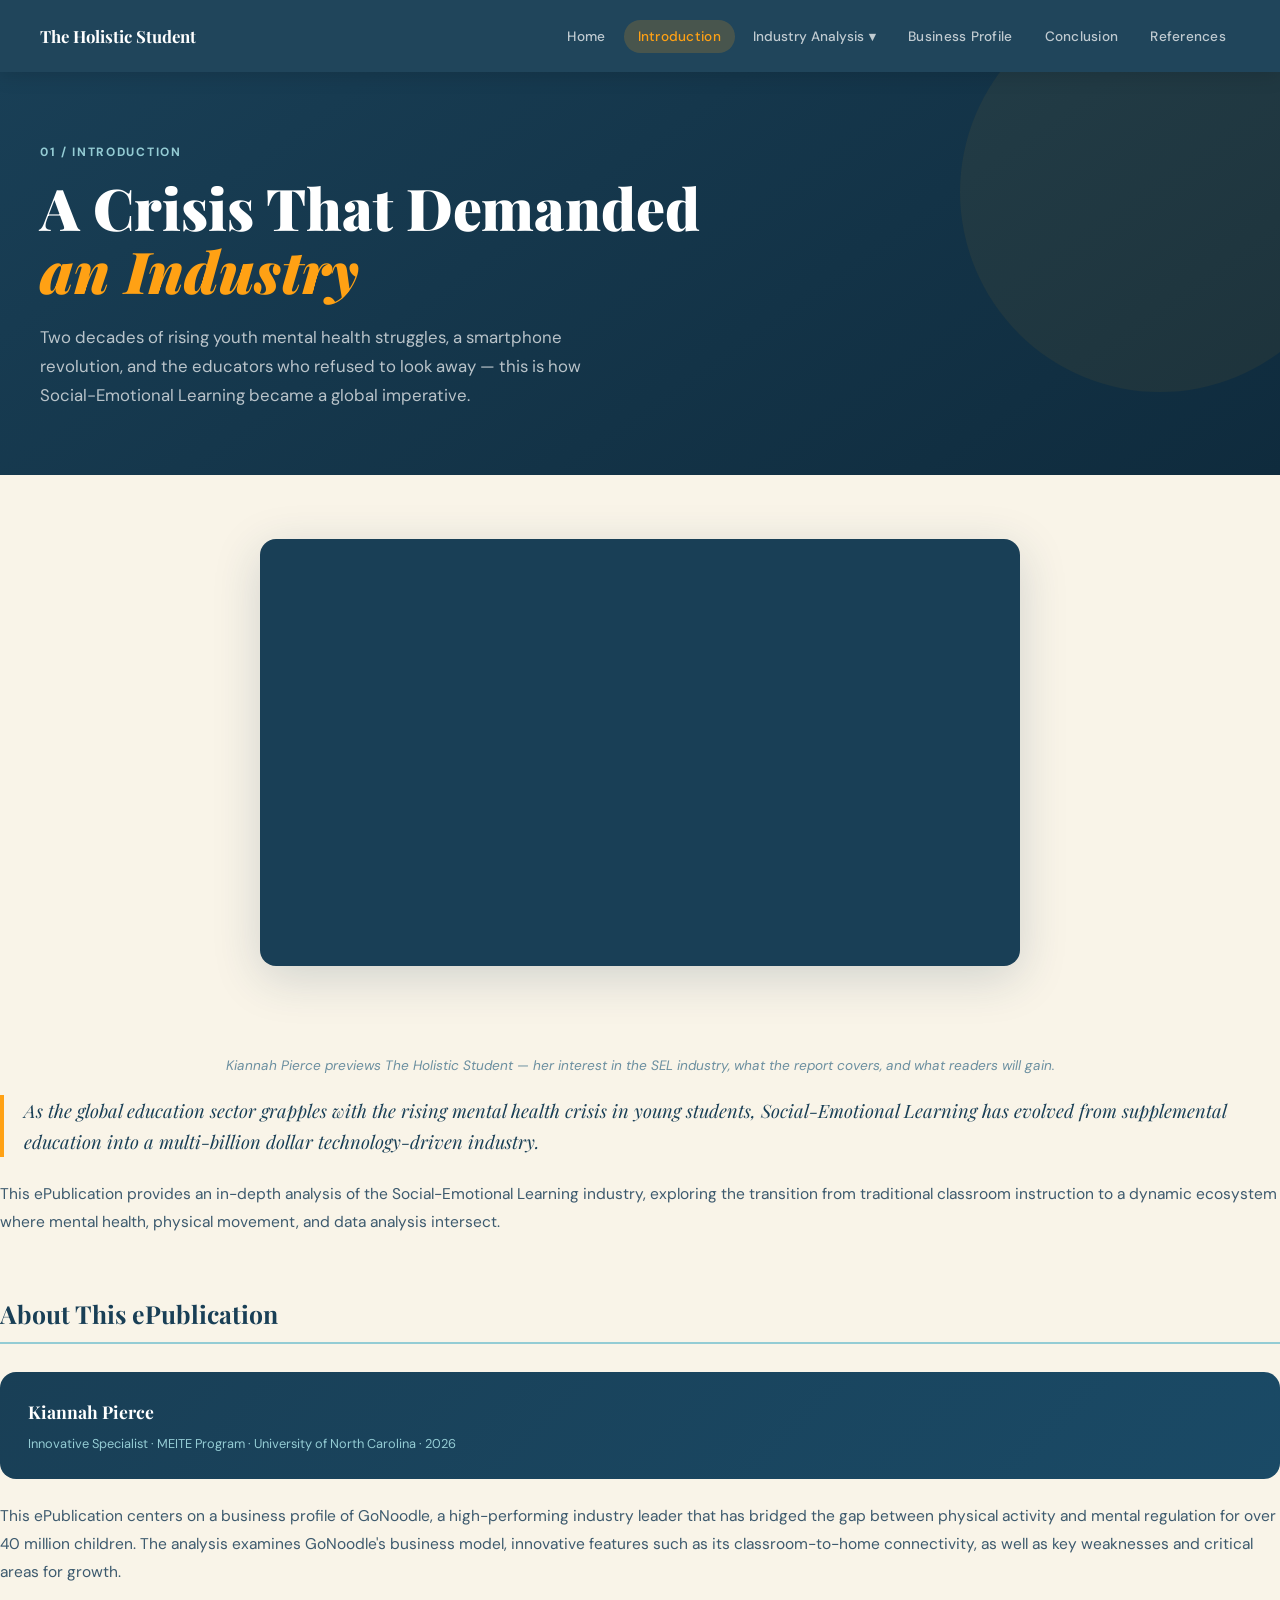
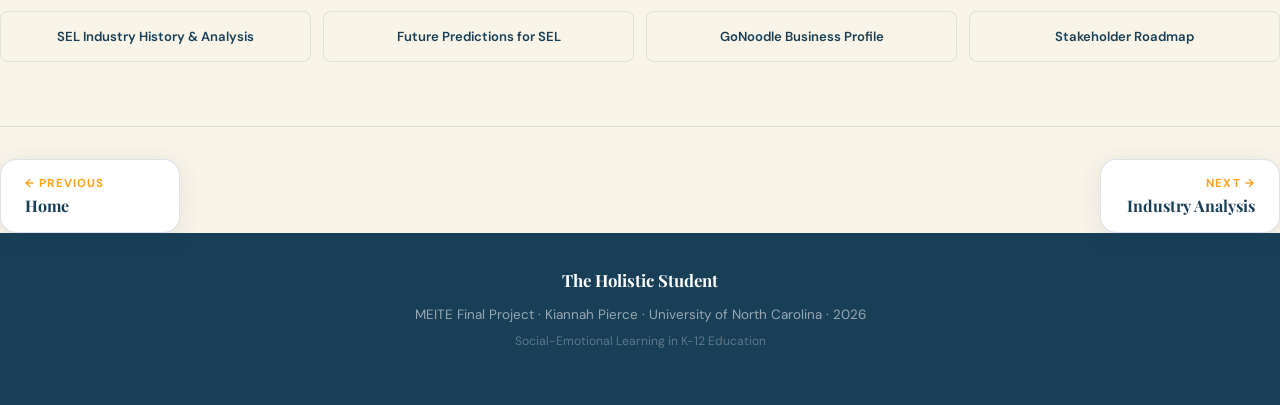
<file: introduction.html>
<!DOCTYPE html>
<html lang="en">
<head>
  <meta charset="UTF-8" />
  <meta name="viewport" content="width=device-width, initial-scale=1.0" />
  <title>Introduction | The Holistic Student</title>
  <link href="https://fonts.googleapis.com/css2?family=Playfair+Display:ital,wght@0,400;0,700;0,900;1,400&family=DM+Sans:wght@300;400;500;600&display=swap" rel="stylesheet" />
  <style>
*,*::before,*::after{box-sizing:border-box;margin:0;padding:0}
:root{
  --navy:#193f56;--gold:#ffa114;--teal:#94ccd4;--cream:#fef2c1;
  --white:#ffffff;--offwhite:#f9f4e8;--dark-text:#1a2530;
  --mid-text:#3d5a6e;--light-text:#6b8fa0;
  --font-display:'Playfair Display',Georgia,serif;
  --font-body:'DM Sans',system-ui,sans-serif;
  --radius:16px;--radius-sm:8px;--nav-h:72px;
  --shadow:0 4px 24px rgba(25,63,86,.10);
  --shadow-lg:0 12px 48px rgba(25,63,86,.18);
}
html{scroll-behavior:smooth}
body{font-family:var(--font-body);color:var(--dark-text);background:var(--offwhite);overflow-x:hidden}
/* NAVBAR */
.navbar{position:fixed;top:0;left:0;right:0;z-index:1000;height:var(--nav-h);display:flex;align-items:center;justify-content:space-between;padding:0 40px;background:rgba(25,63,86,.97);backdrop-filter:blur(10px);box-shadow:0 2px 20px rgba(0,0,0,.15);transition:box-shadow .3s}
.nav-logo{display:flex;align-items:center;gap:10px;text-decoration:none;color:var(--white);flex-shrink:0}
.logo-icon{font-size:1.4rem;color:var(--gold)}
.logo-text{font-family:var(--font-display);font-size:1.05rem;font-weight:700}
.nav-links{list-style:none;display:flex;align-items:center;gap:4px}
.nav-link{display:block;padding:8px 14px;border-radius:50px;color:rgba(255,255,255,.72);text-decoration:none;font-size:.85rem;font-weight:500;letter-spacing:.02em;transition:all .22s;white-space:nowrap}
.nav-link:hover,.nav-link.active{color:var(--gold);background:rgba(255,161,20,.18)}
.hamburger{display:none;flex-direction:column;gap:5px;background:none;border:none;cursor:pointer;padding:4px}
.hamburger span{display:block;width:24px;height:2px;background:var(--white);border-radius:2px;transition:.3s}
/* DROPDOWN */
.nav-item-dropdown{position:relative}
.nav-link-dropdown{display:flex;align-items:center;gap:5px;padding:8px 14px;border-radius:50px;color:rgba(255,255,255,.72);text-decoration:none;font-size:.85rem;font-weight:500;cursor:pointer;transition:all .22s;user-select:none;white-space:nowrap;background:none;border:none;font-family:var(--font-body)}
.nav-link-dropdown:hover,.nav-item-dropdown:hover .nav-link-dropdown,.nav-link-dropdown.active{color:var(--gold);background:rgba(255,161,20,.18)}
.nav-chevron{display:inline-block;font-size:.6rem;transition:transform .25s}
.nav-item-dropdown:hover .nav-chevron,.nav-item-dropdown.open .nav-chevron{transform:rotate(180deg)}
.dropdown-menu{position:absolute;top:calc(100% + 8px);left:50%;transform:translateX(-50%) translateY(-6px);min-width:210px;background:#112d3f;border:1px solid rgba(255,255,255,.1);border-radius:var(--radius);box-shadow:0 16px 40px rgba(0,0,0,.35);padding:8px;opacity:0;visibility:hidden;pointer-events:none;transition:opacity .2s ease,transform .2s ease,visibility .2s;z-index:999}
.nav-item-dropdown:hover .dropdown-menu,.nav-item-dropdown.open .dropdown-menu{opacity:1;visibility:visible;pointer-events:auto;transform:translateX(-50%) translateY(0)}
.dropdown-menu::before{content:'';position:absolute;top:-6px;left:50%;transform:translateX(-50%);border-left:6px solid transparent;border-right:6px solid transparent;border-bottom:6px solid #112d3f}
.dropdown-link{display:flex;align-items:center;gap:10px;padding:10px 14px;border-radius:var(--radius-sm);color:rgba(255,255,255,.75);text-decoration:none;font-size:.84rem;font-weight:500;transition:all .18s}
.dropdown-link:hover,.dropdown-link.active{background:rgba(255,161,20,.15);color:var(--gold)}
.dd-icon{font-size:1rem;width:22px;text-align:center;flex-shrink:0}
.dd-desc{display:block;font-size:.72rem;color:rgba(255,255,255,.4);font-weight:400;margin-top:1px}
.dropdown-overview{border-bottom:1px solid rgba(255,255,255,.08);margin-bottom:4px;padding-bottom:4px}
/* PAGE */
.page-wrapper{padding-top:var(--nav-h);min-height:100vh}
.container{max-width:1100px;margin:0 auto;padding:64px 32px}
/* TYPOGRAPHY */
.section-tag{display:inline-block;font-size:.74rem;font-weight:700;letter-spacing:.14em;text-transform:uppercase;color:var(--gold);margin-bottom:14px}
.section-title{font-family:var(--font-display);font-size:clamp(2rem,4vw,3rem);font-weight:900;line-height:1.15;color:var(--navy);margin-bottom:40px}
.section-header{margin-bottom:52px}
.subsection-title{margin:60px 0 28px;padding-bottom:12px;border-bottom:2px solid var(--teal)}
.subsection-title h3{font-family:var(--font-display);font-size:1.55rem;color:var(--navy)}
.lead-text{font-family:var(--font-display);font-size:1.15rem;font-style:italic;color:var(--navy);line-height:1.7;margin-bottom:24px;padding-left:20px;border-left:4px solid var(--gold)}
p{line-height:1.8;color:var(--mid-text);font-size:.97rem;margin-bottom:16px}
p strong{color:var(--navy)}
/* PAGE HERO */
.page-hero{background:linear-gradient(145deg,var(--navy) 0%,#0f2b3d 100%);padding:72px 40px 64px;position:relative;overflow:hidden}
.page-hero::after{content:'';position:absolute;right:-80px;top:-80px;width:400px;height:400px;border-radius:50%;background:var(--gold);opacity:.06}
.page-hero .hero-inner{max-width:760px;position:relative}
.page-hero .hero-tag{font-size:.75rem;font-weight:700;letter-spacing:.14em;text-transform:uppercase;color:var(--teal);margin-bottom:16px;display:block}
.page-hero h1{font-family:var(--font-display);font-size:clamp(2.2rem,5vw,3.6rem);font-weight:900;color:var(--white);line-height:1.1;margin-bottom:20px}
.page-hero h1 em{color:var(--gold);font-style:italic}
.page-hero p{font-size:1.05rem;color:rgba(255,255,255,.7);line-height:1.75;max-width:600px;margin-bottom:0}
/* PAGE NAV */
.page-nav{display:flex;justify-content:space-between;align-items:center;border-top:1px solid rgba(25,63,86,.12);padding:32px 0 0;margin-top:64px;gap:16px;flex-wrap:wrap}
.page-nav-btn{display:flex;flex-direction:column;text-decoration:none;color:var(--navy);padding:16px 24px;border-radius:var(--radius);border:1px solid rgba(25,63,86,.15);background:var(--white);transition:all .25s;min-width:180px;box-shadow:var(--shadow)}
.page-nav-btn:hover{background:var(--cream);border-color:var(--gold);transform:translateY(-2px)}
.page-nav-btn.next{align-items:flex-end}
.page-nav-label{font-size:.72rem;font-weight:700;letter-spacing:.1em;text-transform:uppercase;color:var(--gold);margin-bottom:4px}
.page-nav-title{font-family:var(--font-display);font-size:1rem;font-weight:700;color:var(--navy)}
/* FOOTER */
.footer{background:var(--navy);padding:36px 32px;text-align:center;margin-top:auto}
.footer-inner{max-width:600px;margin:0 auto}
.footer-caption{font-size:.84rem;color:rgba(255,255,255,.55);margin-bottom:4px}
.footer-sub{font-size:.76rem;color:rgba(255,255,255,.3)}
/* ANIMATIONS */
.fade-in{opacity:0;transform:translateY(24px);transition:opacity .55s ease,transform .55s ease}
.fade-in.visible{opacity:1;transform:translateY(0)}
/* RESPONSIVE NAV */
@media(max-width:680px){
  .navbar{padding:0 20px}
  .nav-links{display:none;flex-direction:column;position:fixed;top:var(--nav-h);left:0;right:0;background:var(--navy);padding:16px;gap:4px;box-shadow:0 8px 24px rgba(0,0,0,.3)}
  .nav-links.open{display:flex}
  .nav-link{padding:12px 16px;border-radius:var(--radius-sm)}
  .hamburger{display:flex}
  .dropdown-menu{position:static;transform:none!important;opacity:1;visibility:visible;pointer-events:auto;background:rgba(255,255,255,.06);border:none;box-shadow:none;border-radius:var(--radius-sm);padding:4px 0 4px 12px;margin:4px 0;display:none}
  .dropdown-menu::before{display:none}
  .nav-item-dropdown.open .dropdown-menu{display:block}
  .nav-link-dropdown{width:100%;border-radius:var(--radius-sm);padding:12px 16px;justify-content:space-between}
  .page-hero{padding:48px 24px}
  .container{padding:40px 20px}
}

/* VIDEO SECTION */
.video-section{margin-bottom:8px}
.video-wrap{
  position:relative;width:100%;max-width:760px;margin:0 auto;
  border-radius:var(--radius);overflow:hidden;box-shadow:var(--shadow-lg);
  background:var(--navy);
}
.video-wrap video{display:block;width:100%;height:auto;background:#000}
.video-caption{
  text-align:center;margin-top:16px;font-size:.85rem;color:var(--light-text);
  font-style:italic;
}
.video-fallback{
  display:flex;flex-direction:column;align-items:center;justify-content:center;
  gap:14px;aspect-ratio:16/9;background:linear-gradient(135deg,var(--navy),#0f2b3d);
  color:var(--white);text-align:center;padding:32px;
}
.video-fallback-icon{font-size:2.4rem}
.video-fallback p{color:rgba(255,255,255,.7);font-size:.9rem;margin:0;max-width:380px}

.crisis-layout{display:grid;grid-template-columns:1fr 1fr;gap:40px;align-items:start;margin-bottom:16px}
.crisis-stats{display:flex;flex-direction:column;gap:16px}
.crisis-stat-card{background:var(--white);border-radius:var(--radius);padding:24px 28px;border-left:5px solid var(--gold);box-shadow:var(--shadow)}
.cs-value{font-family:var(--font-display);font-size:2.2rem;font-weight:900;color:var(--navy);line-height:1;margin-bottom:8px}
.cs-desc{font-size:.85rem;color:var(--mid-text);line-height:1.6;margin:0}
.impact-grid{display:grid;grid-template-columns:repeat(3,1fr);gap:20px;margin-top:24px}
.impact-card{background:var(--white);border-radius:var(--radius);padding:24px;box-shadow:var(--shadow);border-top:3px solid var(--teal);transition:all .3s}
.impact-card:hover{transform:translateY(-4px);border-top-color:var(--gold);box-shadow:var(--shadow-lg)}
.impact-icon{font-size:1.6rem;margin-bottom:12px}
.impact-card h4{font-size:.95rem;font-weight:700;color:var(--navy);margin-bottom:8px}
.impact-card p{font-size:.86rem;color:var(--mid-text);line-height:1.7;margin:0}
.author-card{display:flex;align-items:center;gap:20px;background:linear-gradient(135deg,var(--navy),#1a4a66);border-radius:var(--radius);padding:24px 28px;margin-bottom:24px}
.author-avatar{width:60px;height:60px;border-radius:50%;background:var(--gold);color:var(--navy);font-family:var(--font-display);font-weight:900;font-size:1.3rem;display:flex;align-items:center;justify-content:center;flex-shrink:0}
.author-name{font-family:var(--font-display);font-size:1.1rem;font-weight:700;color:var(--white);margin-bottom:4px}
.author-role{font-size:.8rem;color:var(--teal);margin:0}
.scope-cards{display:grid;grid-template-columns:repeat(4,1fr);gap:12px;margin-top:24px}
.scope-card{display:flex;flex-direction:column;align-items:center;gap:8px;background:var(--offwhite);border-radius:var(--radius-sm);padding:16px 12px;text-align:center;font-size:.82rem;font-weight:600;color:var(--navy);border:1px solid rgba(25,63,86,.1)}
.scope-icon{font-size:1.4rem}

@media(max-width:900px){.crisis-layout,.impact-grid{grid-template-columns:1fr}.scope-cards{grid-template-columns:repeat(2,1fr)}}
  </style>
</head>
<body>
    <nav class="navbar" id="navbar">
    <a href="index.html" class="nav-logo"><span class="logo-text">The Holistic Student</span></a>
    <button class="hamburger" id="hamburger" aria-label="Toggle menu"><span></span><span></span><span></span></button>
    <ul class="nav-links" id="nav-links">
      <li><a href="index.html" class="nav-link ">Home</a></li>
      <li><a href="introduction.html" class="nav-link active">Introduction</a></li>
      <li class="nav-item-dropdown" id="industryDropdown">
        <button class="nav-link-dropdown " aria-expanded="false" aria-haspopup="true">Industry Analysis <span class="nav-chevron">&#9660;</span></button>
        <ul class="dropdown-menu" role="menu">
          <li class="dropdown-overview"><a href="industry.html" class="dropdown-link " role="menuitem"><span class="dd-label">Overview<span class="dd-desc">Industry at a glance</span></span></a></li>
          <li><a href="industry-timeline.html" class="dropdown-link " role="menuitem"><span class="dd-label">Timeline<span class="dd-desc">History of SEL</span></span></a></li>
          <li><a href="industry-trends.html" class="dropdown-link " role="menuitem"><span class="dd-label">Industry Trends<span class="dd-desc">External forces shaping SEL</span></span></a></li>
          <li><a href="industry-future.html" class="dropdown-link " role="menuitem"><span class="dd-label">Future Predictions<span class="dd-desc">Where SEL is heading</span></span></a></li>
          <li><a href="industry-entities.html" class="dropdown-link " role="menuitem"><span class="dd-label">High Performing Entities<span class="dd-desc">Major players in the field</span></span></a></li>
        </ul>
      </li>
      <li><a href="business.html" class="nav-link ">Business Profile</a></li>
      <li><a href="conclusion.html" class="nav-link ">Conclusion</a></li>
      <li><a href="references.html" class="nav-link ">References</a></li>
    </ul>
  </nav>

  <div class="page-wrapper">
    <header class="page-hero">
      <div class="hero-inner">
        <span class="hero-tag">01 / Introduction</span>
        <h1>A Crisis That Demanded<br /><em>an Industry</em></h1>
        <p>Two decades of rising youth mental health struggles, a smartphone revolution, and the educators who refused to look away &mdash; this is how Social-Emotional Learning became a global imperative.</p>
      </div>
    </header>

    <main class="container">

      <!-- INTRODUCTION VIDEO -->
      <section class="video-section fade-in">
        <div class="video-wrap">
          <iframe
            src="https://www.youtube.com/embed/Bhvw5sfsAx0?rel=0"
            title="Introduction Video — The Holistic Student"
            frameborder="0"
            allow="accelerometer; autoplay; clipboard-write; encrypted-media; gyroscope; picture-in-picture"
            allowfullscreen
            style="width:100%;aspect-ratio:16/9;display:block;">
          </iframe>
        </div>
          </video>
        </div>
        <p class="video-caption">Kiannah Pierce previews The Holistic Student &mdash; her interest in the SEL industry, what the report covers, and what readers will gain.</p>
      </section>

      <section class="fade-in">
        <p class="lead-text">As the global education sector grapples with the rising mental health crisis in young students, Social-Emotional Learning has evolved from supplemental education into a multi-billion dollar technology-driven industry.</p>
        <p>This ePublication provides an in-depth analysis of the Social-Emotional Learning industry, exploring the transition from traditional classroom instruction to a dynamic ecosystem where mental health, physical movement, and data analysis intersect.</p>
      </section>

      <div class="subsection-title fade-in"><h3>About This ePublication</h3></div>
      <div class="fade-in">
        <div class="author-card"><div><p class="author-name">Kiannah Pierce</p><p class="author-role">Innovative Specialist &middot; MEITE Program &middot; University of North Carolina &middot; 2026</p></div></div>
        <p>This ePublication centers on a business profile of GoNoodle, a high-performing industry leader that has bridged the gap between physical activity and mental regulation for over 40 million children. The analysis examines GoNoodle's business model, innovative features such as its classroom-to-home connectivity, as well as key weaknesses and critical areas for growth.</p>
        <div class="scope-cards stagger-parent">
          <div class="scope-card"><span>SEL Industry History &amp; Analysis</span></div>
          <div class="scope-card"><span>Future Predictions for SEL</span></div>
          <div class="scope-card"><span>GoNoodle Business Profile</span></div>
          <div class="scope-card"><span>Stakeholder Roadmap</span></div>
        </div>
      </div>

      <nav class="page-nav">
        <a href="index.html" class="page-nav-btn prev"><span class="page-nav-label">&larr; Previous</span><span class="page-nav-title">Home</span></a>
        <a href="industry.html" class="page-nav-btn next"><span class="page-nav-label">Next &rarr;</span><span class="page-nav-title">Industry Analysis</span></a>
      </nav>

    </main>
  </div>

  <footer class="footer">
    <div class="footer-inner">
      <a href="index.html" class="nav-logo" style="justify-content:center;margin-bottom:12px;"><span class="logo-text">The Holistic Student</span></a>
      <p class="footer-caption">MEITE Final Project &middot; Kiannah Pierce &middot; University of North Carolina &middot; 2026</p>
      <p class="footer-sub">Social-Emotional Learning in K-12 Education</p>
    </div>
  </footer>

<script>(function(){
  const path=window.location.pathname.split('/').pop()||'index.html';
  document.querySelectorAll('.nav-link').forEach(l=>{if((l.getAttribute('href')||'').split('/').pop()===path)l.classList.add('active')});
  const hb=document.getElementById('hamburger'),nm=document.getElementById('nav-links');
  if(hb&&nm){
    hb.addEventListener('click',()=>nm.classList.toggle('open'));
    document.addEventListener('click',e=>{if(!hb.contains(e.target)&&!nm.contains(e.target))nm.classList.remove('open')});
  }
  const nb=document.getElementById('navbar');
  if(nb)window.addEventListener('scroll',()=>{nb.style.boxShadow=window.scrollY>20?'0 4px 32px rgba(0,0,0,.28)':'0 2px 20px rgba(0,0,0,.15)';},{passive:true});
  const fadeObs=new IntersectionObserver(entries=>{entries.forEach(e=>{if(e.isIntersecting){const d=e.target.dataset.delay||0;setTimeout(()=>e.target.classList.add('visible'),+d);fadeObs.unobserve(e.target);}});},{threshold:.12});
  document.querySelectorAll('.fade-in').forEach(el=>fadeObs.observe(el));
  document.querySelectorAll('.stagger-parent').forEach(parent=>{
    Array.from(parent.children).forEach((child,i)=>{
      child.style.cssText=`opacity:0;transform:translateY(20px);transition:opacity .45s ease ${i*100}ms,transform .45s ease ${i*100}ms`;
      const o=new IntersectionObserver(([e])=>{if(e.isIntersecting){child.style.opacity='1';child.style.transform='translateY(0)';o.unobserve(child);}},{threshold:.1});
      o.observe(child);
    });
  });
  const dd=document.getElementById('industryDropdown');
  if(dd){
    const btn=dd.querySelector('.nav-link-dropdown'),menu=dd.querySelector('.dropdown-menu');
    btn.addEventListener('click',e=>{const open=dd.classList.toggle('open');btn.setAttribute('aria-expanded',open);e.stopPropagation();});
    document.addEventListener('click',e=>{if(!dd.contains(e.target)){dd.classList.remove('open');btn.setAttribute('aria-expanded','false');}});
    btn.addEventListener('keydown',e=>{
      if(e.key==='Enter'||e.key===' '){e.preventDefault();const open=dd.classList.toggle('open');btn.setAttribute('aria-expanded',open);if(open)menu.querySelector('.dropdown-link')?.focus();}
      if(e.key==='Escape'){dd.classList.remove('open');btn.setAttribute('aria-expanded','false');btn.focus();}
    });
    menu.addEventListener('keydown',e=>{
      const links=Array.from(menu.querySelectorAll('.dropdown-link')),idx=links.indexOf(document.activeElement);
      if(e.key==='ArrowDown'){e.preventDefault();links[(idx+1)%links.length]?.focus();}
      if(e.key==='ArrowUp'){e.preventDefault();links[(idx-1+links.length)%links.length]?.focus();}
      if(e.key==='Escape'){dd.classList.remove('open');btn.setAttribute('aria-expanded','false');btn.focus();}
    });
    menu.querySelectorAll('.dropdown-link').forEach(l=>l.addEventListener('click',()=>{dd.classList.remove('open');btn.setAttribute('aria-expanded','false');document.getElementById('nav-links')?.classList.remove('open');}));
  }
})();
</script>
</body>
</html>
</file>
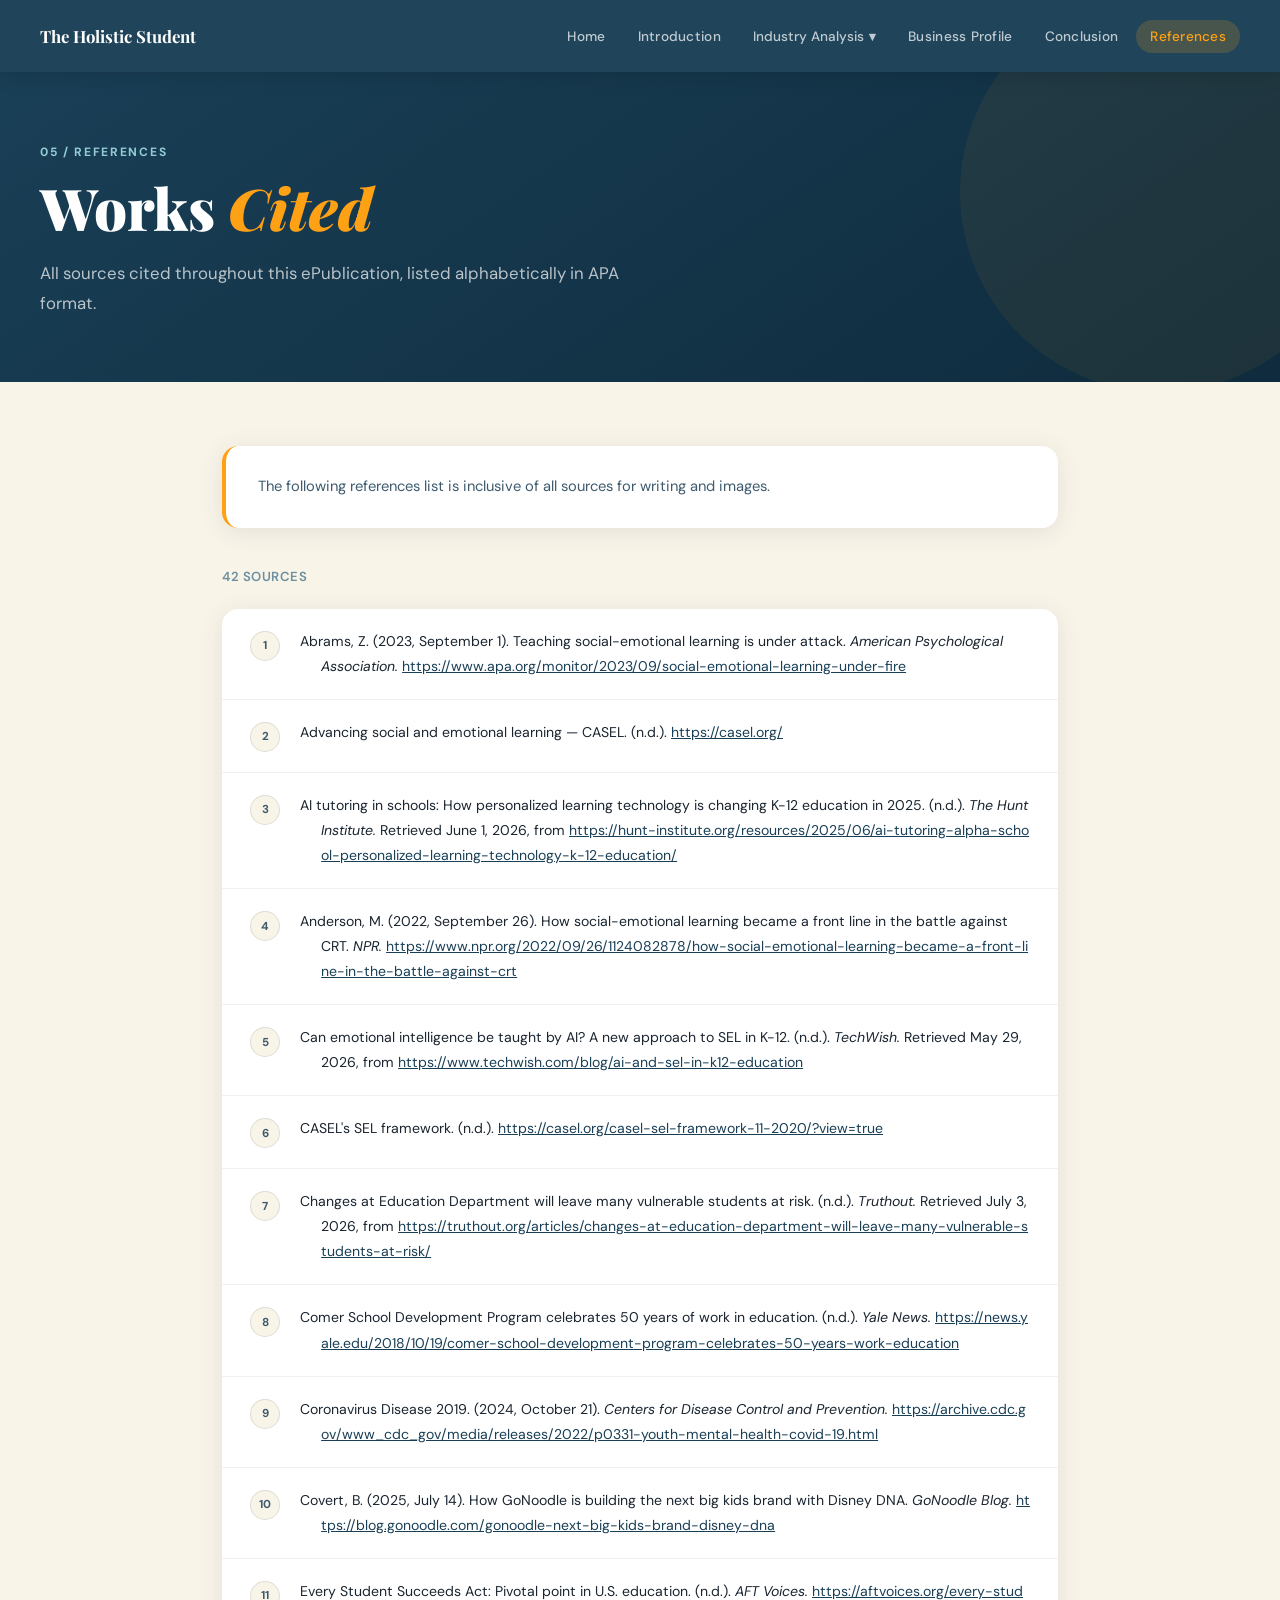
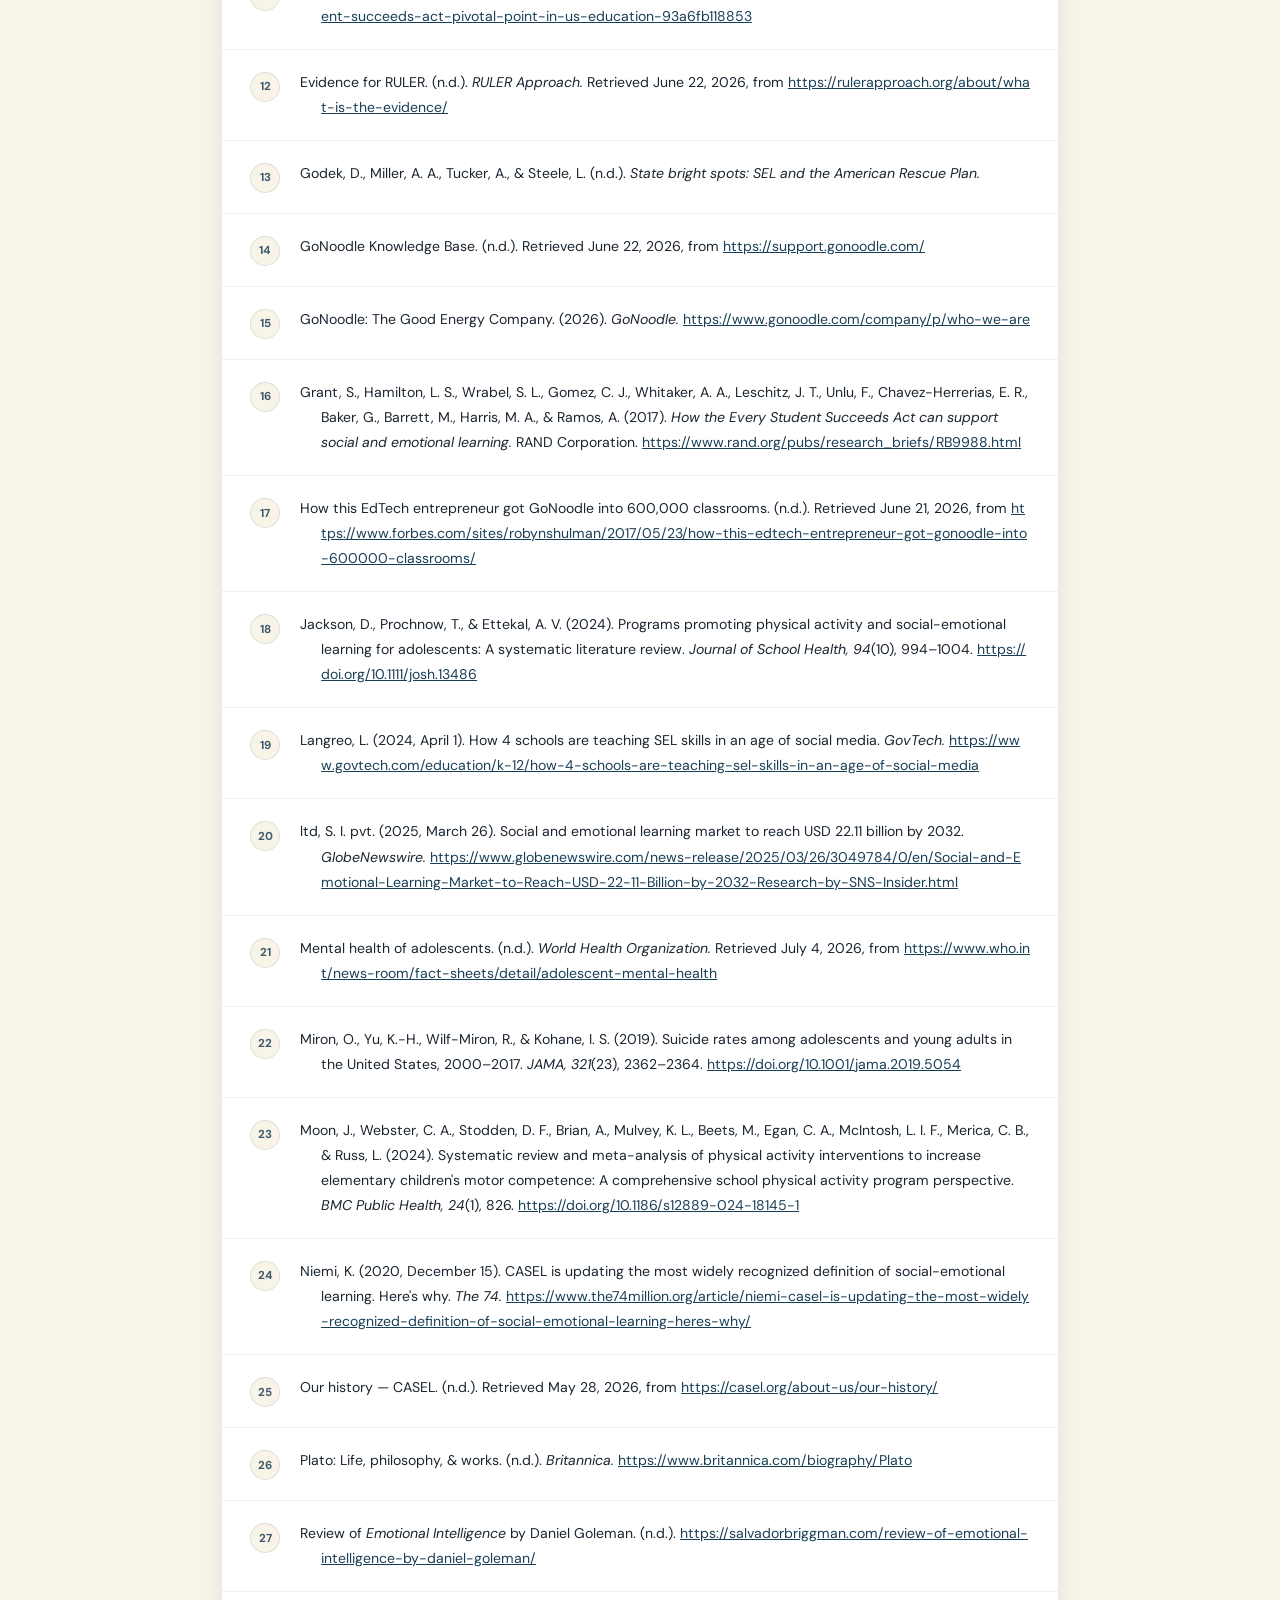
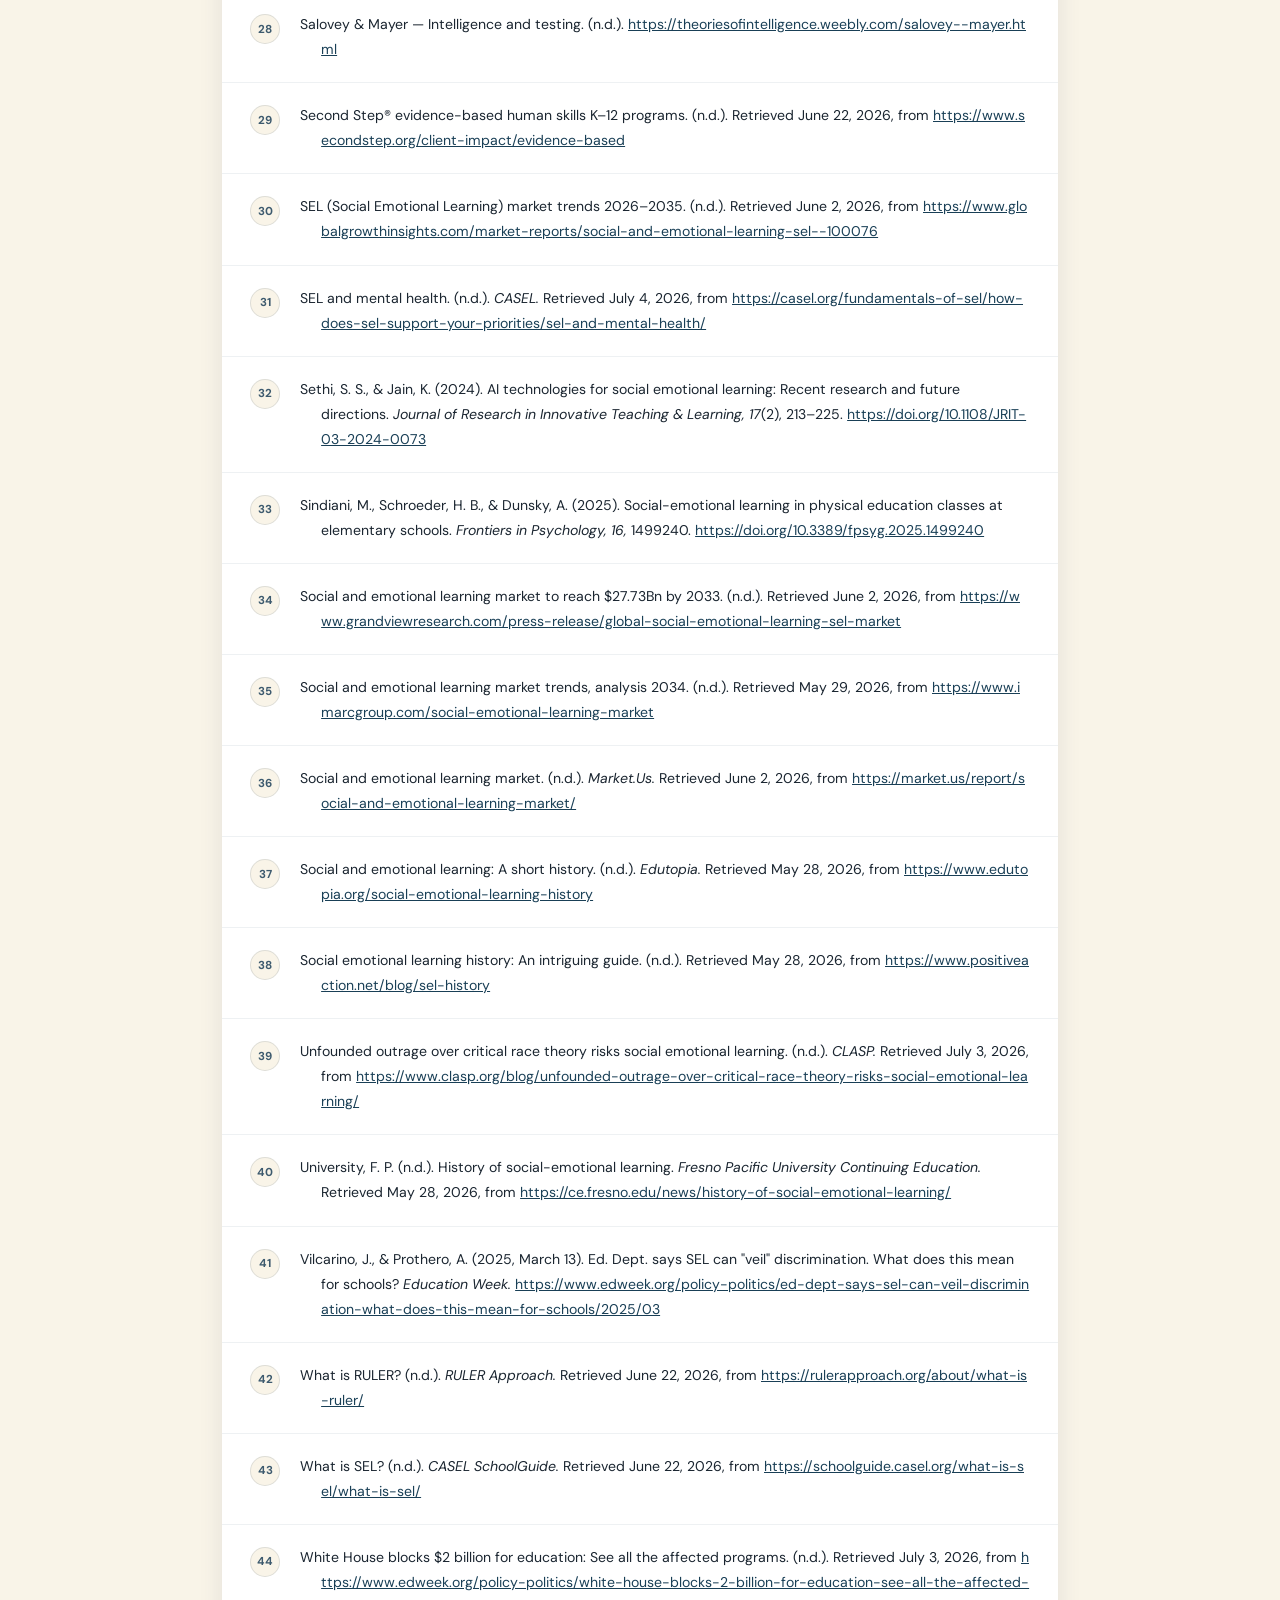
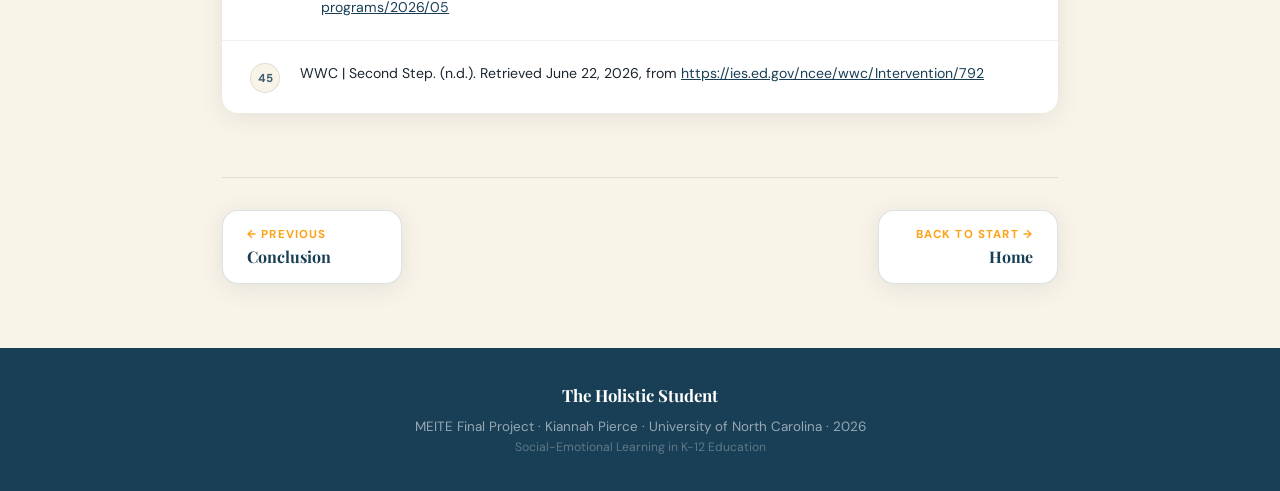
<file: references.html>
<!DOCTYPE html>
<html lang="en">
<head>
 <meta charset="UTF-8" />
 <meta name="viewport" content="width=device-width, initial-scale=1.0" />
 <title>References | The Holistic Student</title>
 <link href="https://fonts.googleapis.com/css2?family=Playfair+Display:ital,wght@0,400;0,700;0,900;1,400&family=DM+Sans:wght@300;400;500;600&display=swap" rel="stylesheet" />
 <style>
*,*::before,*::after{box-sizing:border-box;margin:0;padding:0}
:root{
 --navy:#193f56;--gold:#ffa114;--teal:#94ccd4;--cream:#fef2c1;
 --white:#ffffff;--offwhite:#f9f4e8;--dark-text:#1a2530;
 --mid-text:#3d5a6e;--light-text:#6b8fa0;
 --font-display:'Playfair Display',Georgia,serif;
 --font-body:'DM Sans',system-ui,sans-serif;
 --radius:16px;--radius-sm:8px;--nav-h:72px;
 --shadow:0 4px 24px rgba(25,63,86,.10);
 --shadow-lg:0 12px 48px rgba(25,63,86,.18);
}
html{scroll-behavior:smooth}
body{font-family:var(--font-body);color:var(--dark-text);background:var(--offwhite);overflow-x:hidden}
/* NAVBAR */
.navbar{position:fixed;top:0;left:0;right:0;z-index:1000;height:var(--nav-h);display:flex;align-items:center;justify-content:space-between;padding:0 40px;background:rgba(25,63,86,.97);backdrop-filter:blur(10px);box-shadow:0 2px 20px rgba(0,0,0,.15);transition:box-shadow .3s}
.nav-logo{display:flex;align-items:center;gap:10px;text-decoration:none;color:var(--white);flex-shrink:0}
.logo-icon{font-size:1.4rem;color:var(--gold)}
.logo-text{font-family:var(--font-display);font-size:1.05rem;font-weight:700}
.nav-links{list-style:none;display:flex;align-items:center;gap:4px}
.nav-link{display:block;padding:8px 14px;border-radius:50px;color:rgba(255,255,255,.72);text-decoration:none;font-size:.85rem;font-weight:500;letter-spacing:.02em;transition:all .22s;white-space:nowrap}
.nav-link:hover,.nav-link.active{color:var(--gold);background:rgba(255,161,20,.18)}
.hamburger{display:none;flex-direction:column;gap:5px;background:none;border:none;cursor:pointer;padding:4px}
.hamburger span{display:block;width:24px;height:2px;background:var(--white);border-radius:2px;transition:.3s}
/* DROPDOWN */
.nav-item-dropdown{position:relative}
.nav-link-dropdown{display:flex;align-items:center;gap:5px;padding:8px 14px;border-radius:50px;color:rgba(255,255,255,.72);text-decoration:none;font-size:.85rem;font-weight:500;cursor:pointer;transition:all .22s;user-select:none;white-space:nowrap;background:none;border:none;font-family:var(--font-body)}
.nav-link-dropdown:hover,.nav-item-dropdown:hover .nav-link-dropdown,.nav-link-dropdown.active{color:var(--gold);background:rgba(255,161,20,.18)}
.nav-chevron{display:inline-block;font-size:.6rem;transition:transform .25s}
.nav-item-dropdown:hover .nav-chevron,.nav-item-dropdown.open .nav-chevron{transform:rotate(180deg)}
.dropdown-menu{position:absolute;top:calc(100% + 8px);left:50%;transform:translateX(-50%) translateY(-6px);min-width:210px;background:#112d3f;border:1px solid rgba(255,255,255,.1);border-radius:var(--radius);box-shadow:0 16px 40px rgba(0,0,0,.35);padding:8px;opacity:0;visibility:hidden;pointer-events:none;transition:opacity .2s ease,transform .2s ease,visibility .2s;z-index:999}
.nav-item-dropdown:hover .dropdown-menu,.nav-item-dropdown.open .dropdown-menu{opacity:1;visibility:visible;pointer-events:auto;transform:translateX(-50%) translateY(0)}
.dropdown-menu::before{content:'';position:absolute;top:-6px;left:50%;transform:translateX(-50%);border-left:6px solid transparent;border-right:6px solid transparent;border-bottom:6px solid #112d3f}
.dropdown-link{display:flex;align-items:center;gap:10px;padding:10px 14px;border-radius:var(--radius-sm);color:rgba(255,255,255,.75);text-decoration:none;font-size:.84rem;font-weight:500;transition:all .18s}
.dropdown-link:hover,.dropdown-link.active{background:rgba(255,161,20,.15);color:var(--gold)}
.dd-icon{font-size:1rem;width:22px;text-align:center;flex-shrink:0}
.dd-desc{display:block;font-size:.72rem;color:rgba(255,255,255,.4);font-weight:400;margin-top:1px}
.dropdown-overview{border-bottom:1px solid rgba(255,255,255,.08);margin-bottom:4px;padding-bottom:4px}
/* PAGE */
.page-wrapper{padding-top:var(--nav-h);min-height:100vh}
.container{max-width:900px;margin:0 auto;padding:64px 32px}
/* PAGE HERO */
.page-hero{background:linear-gradient(145deg,var(--navy) 0%,#0f2b3d 100%);padding:72px 40px 64px;position:relative;overflow:hidden}
.page-hero::after{content:'';position:absolute;right:-80px;top:-80px;width:400px;height:400px;border-radius:50%;background:var(--gold);opacity:.06}
.page-hero .hero-inner{max-width:760px;position:relative}
.page-hero .hero-tag{font-size:.75rem;font-weight:700;letter-spacing:.14em;text-transform:uppercase;color:var(--teal);margin-bottom:16px;display:block}
.page-hero h1{font-family:var(--font-display);font-size:clamp(2.2rem,5vw,3.6rem);font-weight:900;color:var(--white);line-height:1.1;margin-bottom:20px}
.page-hero h1 em{color:var(--gold);font-style:italic}
.page-hero p{font-size:1.05rem;color:rgba(255,255,255,.7);line-height:1.75;max-width:600px;margin-bottom:0}
/* PAGE NAV */
.page-nav{display:flex;justify-content:space-between;align-items:center;border-top:1px solid rgba(25,63,86,.12);padding:32px 0 0;margin-top:64px;gap:16px;flex-wrap:wrap}
.page-nav-btn{display:flex;flex-direction:column;text-decoration:none;color:var(--navy);padding:16px 24px;border-radius:var(--radius);border:1px solid rgba(25,63,86,.15);background:var(--white);transition:all .25s;min-width:180px;box-shadow:var(--shadow)}
.page-nav-btn:hover{background:var(--cream);border-color:var(--gold);transform:translateY(-2px)}
.page-nav-btn.next{align-items:flex-end}
.page-nav-label{font-size:.72rem;font-weight:700;letter-spacing:.1em;text-transform:uppercase;color:var(--gold);margin-bottom:4px}
.page-nav-title{font-family:var(--font-display);font-size:1rem;font-weight:700;color:var(--navy)}
/* FOOTER */
.footer{background:var(--navy);padding:36px 32px;text-align:center;margin-top:auto}
.footer-inner{max-width:600px;margin:0 auto}
.footer-caption{font-size:.84rem;color:rgba(255,255,255,.55);margin-bottom:4px}
.footer-sub{font-size:.76rem;color:rgba(255,255,255,.3)}
/* ANIMATIONS */
.fade-in{opacity:0;transform:translateY(24px);transition:opacity .55s ease,transform .55s ease}
.fade-in.visible{opacity:1;transform:translateY(0)}
/* RESPONSIVE NAV */
@media(max-width:680px){
 .navbar{padding:0 20px}
 .nav-links{display:none;flex-direction:column;position:fixed;top:var(--nav-h);left:0;right:0;bottom:0;background:var(--navy);padding:12px 8px;gap:2px;box-shadow:0 8px 24px rgba(0,0,0,.3);overflow-y:auto;z-index:999}
 .nav-links.open{display:flex}
 .nav-link{padding:12px 16px;border-radius:var(--radius-sm);font-size:.9rem;width:100%}
 .hamburger{display:flex}
 .nav-item-dropdown{width:100%}
 .nav-link-dropdown{width:100%;border-radius:var(--radius-sm);padding:12px 16px;justify-content:space-between;font-size:.9rem}
 .dropdown-menu{position:static!important;transform:none!important;opacity:1!important;visibility:visible!important;pointer-events:auto!important;background:rgba(255,255,255,.06);border:none;box-shadow:none;border-radius:var(--radius-sm);padding:4px 0 4px 16px;margin:2px 0 4px;display:none;width:100%;min-width:unset}
 .dropdown-menu::before{display:none!important}
 .nav-item-dropdown.open .dropdown-menu{display:block}
 .dropdown-link{padding:10px 12px;font-size:.85rem;border-radius:var(--radius-sm);width:100%}
 .dd-desc{display:none}
 .page-hero{padding:48px 24px}
 .container{padding:40px 20px}
}

/* REFERENCES PAGE */
.ref-intro{
 background:var(--white);border-radius:var(--radius);
 padding:28px 32px;box-shadow:var(--shadow);
 margin-bottom:40px;border-left:4px solid var(--gold);
}
.ref-intro p{font-size:.92rem;color:var(--mid-text);line-height:1.75;margin:0}
.ref-count{
 font-size:.82rem;font-weight:600;color:var(--light-text);
 letter-spacing:.04em;text-transform:uppercase;margin-bottom:24px;display:block;
}

.ref-list{
 background:var(--white);border-radius:var(--radius);
 box-shadow:var(--shadow);overflow:hidden;
}
.ref-entry{
 display:flex;gap:20px;align-items:flex-start;
 padding:20px 28px;
 border-bottom:1px solid rgba(25,63,86,.07);
 transition:background .2s;
}
.ref-entry:last-child{border-bottom:none}
.ref-entry:hover{background:var(--offwhite)}
.ref-num{
 flex-shrink:0;
 width:30px;height:30px;border-radius:50%;
 background:var(--offwhite);border:1.5px solid rgba(25,63,86,.12);
 font-size:.72rem;font-weight:700;color:var(--mid-text);
 display:flex;align-items:center;justify-content:center;
 margin-top:2px;
}
.ref-text{
 flex:1;
 font-size:.88rem;color:var(--dark-text);
 line-height:1.78;
 /* APA hanging indent */
 padding-left:1.5em;
 text-indent:-1.5em;
}
.ref-text a{color:var(--navy);word-break:break-all}
.ref-text a:hover{color:var(--gold)}
 </style>
</head>
<body>

 <nav class="navbar" id="navbar">
 <a href="index.html" class="nav-logo"><span class="logo-text">The Holistic Student</span></a>
 <button class="hamburger" id="hamburger" aria-label="Toggle menu"></button>
 <ul class="nav-links" id="nav-links">
 <li><a href="index.html" class="nav-link">Home</a></li>
 <li><a href="introduction.html" class="nav-link">Introduction</a></li>
 <li class="nav-item-dropdown" id="industryDropdown">
 <button class="nav-link-dropdown" aria-expanded="false" aria-haspopup="true">Industry Analysis <span class="nav-chevron">&#9660;</span></button>
 <ul class="dropdown-menu" role="menu">
 <li class="dropdown-overview"><a href="industry.html" class="dropdown-link" role="menuitem"><span class="dd-label">Overview<span class="dd-desc">Industry at a glance</span></span></a></li>
 <li><a href="industry-timeline.html" class="dropdown-link" role="menuitem"><span class="dd-label">Timeline<span class="dd-desc">History of SEL</span></span></a></li>
 <li><a href="industry-trends.html" class="dropdown-link" role="menuitem"><span class="dd-label">Industry Trends<span class="dd-desc">External forces shaping SEL</span></span></a></li>
 <li><a href="industry-future.html" class="dropdown-link" role="menuitem"><span class="dd-label">Future Predictions<span class="dd-desc">Where SEL is heading</span></span></a></li>
 <li><a href="industry-entities.html" class="dropdown-link" role="menuitem"><span class="dd-label">High Performing Entities<span class="dd-desc">Major players in the field</span></span></a></li>
 </ul>
 </li>
 <li><a href="business.html" class="nav-link">Business Profile</a></li>
 <li><a href="conclusion.html" class="nav-link">Conclusion</a></li>
 <li><a href="references.html" class="nav-link active">References</a></li>
 </ul>
 </nav>

 <div class="page-wrapper">

 <header class="page-hero">
 <div class="hero-inner">
 <span class="hero-tag">05 / References</span>
 <h1>Works <em>Cited</em></h1>
 <p>All sources cited throughout this ePublication, listed alphabetically in APA format.</p>
 </div>
 </header>

 <main class="container">

 <div class="ref-intro fade-in">
 <p>The following references list is inclusive of all sources for writing and images. </p>
 </div>

 <span class="ref-count fade-in">42 Sources</span>

 <div class="ref-list fade-in">

 <div class="ref-entry">
 <div class="ref-num">1</div>
 <p class="ref-text">Abrams, Z. (2023, September 1). Teaching social-emotional learning is under attack. <em>American Psychological Association.</em> <a href="https://www.apa.org/monitor/2023/09/social-emotional-learning-under-fire" target="_blank" rel="noopener">https://www.apa.org/monitor/2023/09/social-emotional-learning-under-fire</a></p>
 </div>

 <div class="ref-entry">
 <div class="ref-num">2</div>
 <p class="ref-text">Advancing social and emotional learning &mdash; CASEL. (n.d.). <a href="https://casel.org/" target="_blank" rel="noopener">https://casel.org/</a></p>
 </div>

 <div class="ref-entry">
 <div class="ref-num">3</div>
 <p class="ref-text">AI tutoring in schools: How personalized learning technology is changing K-12 education in 2025. (n.d.). <em>The Hunt Institute.</em> Retrieved June 1, 2026, from <a href="https://hunt-institute.org/resources/2025/06/ai-tutoring-alpha-school-personalized-learning-technology-k-12-education/" target="_blank" rel="noopener">https://hunt-institute.org/resources/2025/06/ai-tutoring-alpha-school-personalized-learning-technology-k-12-education/</a></p>
 </div>

 <div class="ref-entry">
 <div class="ref-num">4</div>
 <p class="ref-text">Anderson, M. (2022, September 26). How social-emotional learning became a front line in the battle against CRT. <em>NPR.</em> <a href="https://www.npr.org/2022/09/26/1124082878/how-social-emotional-learning-became-a-front-line-in-the-battle-against-crt" target="_blank" rel="noopener">https://www.npr.org/2022/09/26/1124082878/how-social-emotional-learning-became-a-front-line-in-the-battle-against-crt</a></p>
 </div>

 <div class="ref-entry">
 <div class="ref-num">5</div>
 <p class="ref-text">Can emotional intelligence be taught by AI? A new approach to SEL in K-12. (n.d.). <em>TechWish.</em> Retrieved May 29, 2026, from <a href="https://www.techwish.com/blog/ai-and-sel-in-k12-education" target="_blank" rel="noopener">https://www.techwish.com/blog/ai-and-sel-in-k12-education</a></p>
 </div>

 <div class="ref-entry">
 <div class="ref-num">6</div>
 <p class="ref-text">CASEL's SEL framework. (n.d.). <a href="https://casel.org/casel-sel-framework-11-2020/?view=true" target="_blank" rel="noopener">https://casel.org/casel-sel-framework-11-2020/?view=true</a></p>
 </div>

 <div class="ref-entry">
 <div class="ref-num">7</div>
 <p class="ref-text">Changes at Education Department will leave many vulnerable students at risk. (n.d.). <em>Truthout.</em> Retrieved July 3, 2026, from <a href="https://truthout.org/articles/changes-at-education-department-will-leave-many-vulnerable-students-at-risk/" target="_blank" rel="noopener">https://truthout.org/articles/changes-at-education-department-will-leave-many-vulnerable-students-at-risk/</a></p>
 </div>

 <div class="ref-entry">
 <div class="ref-num">8</div>
 <p class="ref-text">Comer School Development Program celebrates 50 years of work in education. (n.d.). <em>Yale News.</em> <a href="https://news.yale.edu/2018/10/19/comer-school-development-program-celebrates-50-years-work-education" target="_blank" rel="noopener">https://news.yale.edu/2018/10/19/comer-school-development-program-celebrates-50-years-work-education</a></p>
 </div>

 <div class="ref-entry">
 <div class="ref-num">9</div>
 <p class="ref-text">Coronavirus Disease 2019. (2024, October 21). <em>Centers for Disease Control and Prevention.</em> <a href="https://archive.cdc.gov/www_cdc_gov/media/releases/2022/p0331-youth-mental-health-covid-19.html" target="_blank" rel="noopener">https://archive.cdc.gov/www_cdc_gov/media/releases/2022/p0331-youth-mental-health-covid-19.html</a></p>
 </div>

 <div class="ref-entry">
 <div class="ref-num">10</div>
 <p class="ref-text">Covert, B. (2025, July 14). How GoNoodle is building the next big kids brand with Disney DNA. <em>GoNoodle Blog.</em> <a href="https://blog.gonoodle.com/gonoodle-next-big-kids-brand-disney-dna" target="_blank" rel="noopener">https://blog.gonoodle.com/gonoodle-next-big-kids-brand-disney-dna</a></p>
 </div>

 <div class="ref-entry">
 <div class="ref-num">11</div>
 <p class="ref-text">Every Student Succeeds Act: Pivotal point in U.S. education. (n.d.). <em>AFT Voices.</em> <a href="https://aftvoices.org/every-student-succeeds-act-pivotal-point-in-us-education-93a6fb118853" target="_blank" rel="noopener">https://aftvoices.org/every-student-succeeds-act-pivotal-point-in-us-education-93a6fb118853</a></p>
 </div>

 <div class="ref-entry">
 <div class="ref-num">12</div>
 <p class="ref-text">Evidence for RULER. (n.d.). <em>RULER Approach.</em> Retrieved June 22, 2026, from <a href="https://rulerapproach.org/about/what-is-the-evidence/" target="_blank" rel="noopener">https://rulerapproach.org/about/what-is-the-evidence/</a></p>
 </div>

 <div class="ref-entry">
 <div class="ref-num">13</div>
 <p class="ref-text">Godek, D., Miller, A. A., Tucker, A., &amp; Steele, L. (n.d.). <em>State bright spots: SEL and the American Rescue Plan.</em></p>
 </div>

 <div class="ref-entry">
 <div class="ref-num">14</div>
 <p class="ref-text">GoNoodle Knowledge Base. (n.d.). Retrieved June 22, 2026, from <a href="https://support.gonoodle.com/" target="_blank" rel="noopener">https://support.gonoodle.com/</a></p>
 </div>

 <div class="ref-entry">
 <div class="ref-num">15</div>
 <p class="ref-text">GoNoodle: The Good Energy Company. (2026). <em>GoNoodle.</em> <a href="https://www.gonoodle.com/company/p/who-we-are" target="_blank" rel="noopener">https://www.gonoodle.com/company/p/who-we-are</a></p>
 </div>

 <div class="ref-entry">
 <div class="ref-num">16</div>
 <p class="ref-text">Grant, S., Hamilton, L. S., Wrabel, S. L., Gomez, C. J., Whitaker, A. A., Leschitz, J. T., Unlu, F., Chavez-Herrerias, E. R., Baker, G., Barrett, M., Harris, M. A., &amp; Ramos, A. (2017). <em>How the Every Student Succeeds Act can support social and emotional learning.</em> RAND Corporation. <a href="https://www.rand.org/pubs/research_briefs/RB9988.html" target="_blank" rel="noopener">https://www.rand.org/pubs/research_briefs/RB9988.html</a></p>
 </div>

 <div class="ref-entry">
 <div class="ref-num">17</div>
 <p class="ref-text">How this EdTech entrepreneur got GoNoodle into 600,000 classrooms. (n.d.). Retrieved June 21, 2026, from <a href="https://www.forbes.com/sites/robynshulman/2017/05/23/how-this-edtech-entrepreneur-got-gonoodle-into-600000-classrooms/" target="_blank" rel="noopener">https://www.forbes.com/sites/robynshulman/2017/05/23/how-this-edtech-entrepreneur-got-gonoodle-into-600000-classrooms/</a></p>
 </div>

 <div class="ref-entry">
 <div class="ref-num">18</div>
 <p class="ref-text">Jackson, D., Prochnow, T., &amp; Ettekal, A. V. (2024). Programs promoting physical activity and social-emotional learning for adolescents: A systematic literature review. <em>Journal of School Health, 94</em>(10), 994&ndash;1004. <a href="https://doi.org/10.1111/josh.13486" target="_blank" rel="noopener">https://doi.org/10.1111/josh.13486</a></p>
 </div>

 <div class="ref-entry">
 <div class="ref-num">19</div>
 <p class="ref-text">Langreo, L. (2024, April 1). How 4 schools are teaching SEL skills in an age of social media. <em>GovTech.</em> <a href="https://www.govtech.com/education/k-12/how-4-schools-are-teaching-sel-skills-in-an-age-of-social-media" target="_blank" rel="noopener">https://www.govtech.com/education/k-12/how-4-schools-are-teaching-sel-skills-in-an-age-of-social-media</a></p>
 </div>

 <div class="ref-entry">
 <div class="ref-num">20</div>
 <p class="ref-text">ltd, S. I. pvt. (2025, March 26). Social and emotional learning market to reach USD 22.11 billion by 2032. <em>GlobeNewswire.</em> <a href="https://www.globenewswire.com/news-release/2025/03/26/3049784/0/en/Social-and-Emotional-Learning-Market-to-Reach-USD-22-11-Billion-by-2032-Research-by-SNS-Insider.html" target="_blank" rel="noopener">https://www.globenewswire.com/news-release/2025/03/26/3049784/0/en/Social-and-Emotional-Learning-Market-to-Reach-USD-22-11-Billion-by-2032-Research-by-SNS-Insider.html</a></p>
 </div>

 <div class="ref-entry">
 <div class="ref-num">21</div>
 <p class="ref-text">Mental health of adolescents. (n.d.). <em>World Health Organization.</em> Retrieved July 4, 2026, from <a href="https://www.who.int/news-room/fact-sheets/detail/adolescent-mental-health" target="_blank" rel="noopener">https://www.who.int/news-room/fact-sheets/detail/adolescent-mental-health</a></p>
 </div>

 <div class="ref-entry">
 <div class="ref-num">22</div>
 <p class="ref-text">Miron, O., Yu, K.-H., Wilf-Miron, R., &amp; Kohane, I. S. (2019). Suicide rates among adolescents and young adults in the United States, 2000&ndash;2017. <em>JAMA, 321</em>(23), 2362&ndash;2364. <a href="https://doi.org/10.1001/jama.2019.5054" target="_blank" rel="noopener">https://doi.org/10.1001/jama.2019.5054</a></p>
 </div>

 <div class="ref-entry">
 <div class="ref-num">23</div>
 <p class="ref-text">Moon, J., Webster, C. A., Stodden, D. F., Brian, A., Mulvey, K. L., Beets, M., Egan, C. A., McIntosh, L. I. F., Merica, C. B., &amp; Russ, L. (2024). Systematic review and meta-analysis of physical activity interventions to increase elementary children's motor competence: A comprehensive school physical activity program perspective. <em>BMC Public Health, 24</em>(1), 826. <a href="https://doi.org/10.1186/s12889-024-18145-1" target="_blank" rel="noopener">https://doi.org/10.1186/s12889-024-18145-1</a></p>
 </div>

 <div class="ref-entry">
 <div class="ref-num">24</div>
 <p class="ref-text">Niemi, K. (2020, December 15). CASEL is updating the most widely recognized definition of social-emotional learning. Here's why. <em>The 74.</em> <a href="https://www.the74million.org/article/niemi-casel-is-updating-the-most-widely-recognized-definition-of-social-emotional-learning-heres-why/" target="_blank" rel="noopener">https://www.the74million.org/article/niemi-casel-is-updating-the-most-widely-recognized-definition-of-social-emotional-learning-heres-why/</a></p>
 </div>

 <div class="ref-entry">
 <div class="ref-num">25</div>
 <p class="ref-text">Our history &mdash; CASEL. (n.d.). Retrieved May 28, 2026, from <a href="https://casel.org/about-us/our-history/" target="_blank" rel="noopener">https://casel.org/about-us/our-history/</a></p>
 </div>

 <div class="ref-entry">
 <div class="ref-num">26</div>
 <p class="ref-text">Plato: Life, philosophy, &amp; works. (n.d.). <em>Britannica.</em> <a href="https://www.britannica.com/biography/Plato" target="_blank" rel="noopener">https://www.britannica.com/biography/Plato</a></p>
 </div>

 <div class="ref-entry">
 <div class="ref-num">27</div>
 <p class="ref-text">Review of <em>Emotional Intelligence</em> by Daniel Goleman. (n.d.). <a href="https://salvadorbriggman.com/review-of-emotional-intelligence-by-daniel-goleman/" target="_blank" rel="noopener">https://salvadorbriggman.com/review-of-emotional-intelligence-by-daniel-goleman/</a></p>
 </div>

 <div class="ref-entry">
 <div class="ref-num">28</div>
 <p class="ref-text">Salovey &amp; Mayer &mdash; Intelligence and testing. (n.d.). <a href="https://theoriesofintelligence.weebly.com/salovey--mayer.html" target="_blank" rel="noopener">https://theoriesofintelligence.weebly.com/salovey--mayer.html</a></p>
 </div>

 <div class="ref-entry">
 <div class="ref-num">29</div>
 <p class="ref-text">Second Step&reg; evidence-based human skills K&ndash;12 programs. (n.d.). Retrieved June 22, 2026, from <a href="https://www.secondstep.org/client-impact/evidence-based" target="_blank" rel="noopener">https://www.secondstep.org/client-impact/evidence-based</a></p>
 </div>

 <div class="ref-entry">
 <div class="ref-num">30</div>
 <p class="ref-text">SEL (Social Emotional Learning) market trends 2026&ndash;2035. (n.d.). Retrieved June 2, 2026, from <a href="https://www.globalgrowthinsights.com/market-reports/social-and-emotional-learning-sel--100076" target="_blank" rel="noopener">https://www.globalgrowthinsights.com/market-reports/social-and-emotional-learning-sel--100076</a></p>
 </div>

 <div class="ref-entry">
 <div class="ref-num">31</div>
 <p class="ref-text">SEL and mental health. (n.d.). <em>CASEL.</em> Retrieved July 4, 2026, from <a href="https://casel.org/fundamentals-of-sel/how-does-sel-support-your-priorities/sel-and-mental-health/" target="_blank" rel="noopener">https://casel.org/fundamentals-of-sel/how-does-sel-support-your-priorities/sel-and-mental-health/</a></p>
 </div>

 <div class="ref-entry">
 <div class="ref-num">32</div>
 <p class="ref-text">Sethi, S. S., &amp; Jain, K. (2024). AI technologies for social emotional learning: Recent research and future directions. <em>Journal of Research in Innovative Teaching &amp; Learning, 17</em>(2), 213&ndash;225. <a href="https://doi.org/10.1108/JRIT-03-2024-0073" target="_blank" rel="noopener">https://doi.org/10.1108/JRIT-03-2024-0073</a></p>
 </div>

 <div class="ref-entry">
 <div class="ref-num">33</div>
 <p class="ref-text">Sindiani, M., Schroeder, H. B., &amp; Dunsky, A. (2025). Social-emotional learning in physical education classes at elementary schools. <em>Frontiers in Psychology, 16,</em> 1499240. <a href="https://doi.org/10.3389/fpsyg.2025.1499240" target="_blank" rel="noopener">https://doi.org/10.3389/fpsyg.2025.1499240</a></p>
 </div>

 <div class="ref-entry">
 <div class="ref-num">34</div>
 <p class="ref-text">Social and emotional learning market to reach $27.73Bn by 2033. (n.d.). Retrieved June 2, 2026, from <a href="https://www.grandviewresearch.com/press-release/global-social-emotional-learning-sel-market" target="_blank" rel="noopener">https://www.grandviewresearch.com/press-release/global-social-emotional-learning-sel-market</a></p>
 </div>

 <div class="ref-entry">
 <div class="ref-num">35</div>
 <p class="ref-text">Social and emotional learning market trends, analysis 2034. (n.d.). Retrieved May 29, 2026, from <a href="https://www.imarcgroup.com/social-emotional-learning-market" target="_blank" rel="noopener">https://www.imarcgroup.com/social-emotional-learning-market</a></p>
 </div>

 <div class="ref-entry">
 <div class="ref-num">36</div>
 <p class="ref-text">Social and emotional learning market. (n.d.). <em>Market.Us.</em> Retrieved June 2, 2026, from <a href="https://market.us/report/social-and-emotional-learning-market/" target="_blank" rel="noopener">https://market.us/report/social-and-emotional-learning-market/</a></p>
 </div>

 <div class="ref-entry">
 <div class="ref-num">37</div>
 <p class="ref-text">Social and emotional learning: A short history. (n.d.). <em>Edutopia.</em> Retrieved May 28, 2026, from <a href="https://www.edutopia.org/social-emotional-learning-history" target="_blank" rel="noopener">https://www.edutopia.org/social-emotional-learning-history</a></p>
 </div>

 <div class="ref-entry">
 <div class="ref-num">38</div>
 <p class="ref-text">Social emotional learning history: An intriguing guide. (n.d.). Retrieved May 28, 2026, from <a href="https://www.positiveaction.net/blog/sel-history" target="_blank" rel="noopener">https://www.positiveaction.net/blog/sel-history</a></p>
 </div>

 <div class="ref-entry">
 <div class="ref-num">39</div>
 <p class="ref-text">Unfounded outrage over critical race theory risks social emotional learning. (n.d.). <em>CLASP.</em> Retrieved July 3, 2026, from <a href="https://www.clasp.org/blog/unfounded-outrage-over-critical-race-theory-risks-social-emotional-learning/" target="_blank" rel="noopener">https://www.clasp.org/blog/unfounded-outrage-over-critical-race-theory-risks-social-emotional-learning/</a></p>
 </div>

 <div class="ref-entry">
 <div class="ref-num">40</div>
 <p class="ref-text">University, F. P. (n.d.). History of social-emotional learning. <em>Fresno Pacific University Continuing Education.</em> Retrieved May 28, 2026, from <a href="https://ce.fresno.edu/news/history-of-social-emotional-learning/" target="_blank" rel="noopener">https://ce.fresno.edu/news/history-of-social-emotional-learning/</a></p>
 </div>

 <div class="ref-entry">
 <div class="ref-num">41</div>
 <p class="ref-text">Vilcarino, J., &amp; Prothero, A. (2025, March 13). Ed. Dept. says SEL can "veil" discrimination. What does this mean for schools? <em>Education Week.</em> <a href="https://www.edweek.org/policy-politics/ed-dept-says-sel-can-veil-discrimination-what-does-this-mean-for-schools/2025/03" target="_blank" rel="noopener">https://www.edweek.org/policy-politics/ed-dept-says-sel-can-veil-discrimination-what-does-this-mean-for-schools/2025/03</a></p>
 </div>

 <div class="ref-entry">
 <div class="ref-num">42</div>
 <p class="ref-text">What is RULER? (n.d.). <em>RULER Approach.</em> Retrieved June 22, 2026, from <a href="https://rulerapproach.org/about/what-is-ruler/" target="_blank" rel="noopener">https://rulerapproach.org/about/what-is-ruler/</a></p>
 </div>

 <div class="ref-entry">
 <div class="ref-num">43</div>
 <p class="ref-text">What is SEL? (n.d.). <em>CASEL SchoolGuide.</em> Retrieved June 22, 2026, from <a href="https://schoolguide.casel.org/what-is-sel/what-is-sel/" target="_blank" rel="noopener">https://schoolguide.casel.org/what-is-sel/what-is-sel/</a></p>
 </div>

 <div class="ref-entry">
 <div class="ref-num">44</div>
 <p class="ref-text">White House blocks $2 billion for education: See all the affected programs. (n.d.). Retrieved July 3, 2026, from <a href="https://www.edweek.org/policy-politics/white-house-blocks-2-billion-for-education-see-all-the-affected-programs/2026/05" target="_blank" rel="noopener">https://www.edweek.org/policy-politics/white-house-blocks-2-billion-for-education-see-all-the-affected-programs/2026/05</a></p>
 </div>

 <div class="ref-entry">
 <div class="ref-num">45</div>
 <p class="ref-text">WWC | Second Step. (n.d.). Retrieved June 22, 2026, from <a href="https://ies.ed.gov/ncee/wwc/Intervention/792" target="_blank" rel="noopener">https://ies.ed.gov/ncee/wwc/Intervention/792</a></p>
 </div>

 </div>

 <nav class="page-nav">
 <a href="conclusion.html" class="page-nav-btn prev">
 <span class="page-nav-label">&larr; Previous</span>
 <span class="page-nav-title">Conclusion</span>
 </a>
 <a href="index.html" class="page-nav-btn next">
 <span class="page-nav-label">Back to start &rarr;</span>
 <span class="page-nav-title">Home</span>
 </a>
 </nav>

 </main>
 </div>

 <footer class="footer">
 <div class="footer-inner">
 <a href="index.html" class="nav-logo" style="justify-content:center;margin-bottom:12px;">
 <span class="logo-text">The Holistic Student</span>
 </a>
 <p class="footer-caption">MEITE Final Project &middot; Kiannah Pierce &middot; University of North Carolina &middot; 2026</p>
 <p class="footer-sub">Social-Emotional Learning in K-12 Education</p>
 </div>
 </footer>

<script>(function(){
 const hb=document.getElementById('hamburger'),nm=document.getElementById('nav-links');
 if(hb&&nm){
 hb.addEventListener('click',()=>nm.classList.toggle('open'));
 document.addEventListener('click',e=>{if(!hb.contains(e.target)&&!nm.contains(e.target))nm.classList.remove('open')});
 }
 const nb=document.getElementById('navbar');
 if(nb)window.addEventListener('scroll',()=>{nb.style.boxShadow=window.scrollY>20?'0 4px 32px rgba(0,0,0,.28)':'0 2px 20px rgba(0,0,0,.15)';},{passive:true});
 const fadeObs=new IntersectionObserver(entries=>{entries.forEach(e=>{if(e.isIntersecting){const d=e.target.dataset.delay||0;setTimeout(()=>e.target.classList.add('visible'),+d);fadeObs.unobserve(e.target);}});},{threshold:.12});
 document.querySelectorAll('.fade-in').forEach(el=>fadeObs.observe(el));
 const dd=document.getElementById('industryDropdown');
 if(dd){
 const btn=dd.querySelector('.nav-link-dropdown'),menu=dd.querySelector('.dropdown-menu');
 btn.addEventListener('click',e=>{const open=dd.classList.toggle('open');btn.setAttribute('aria-expanded',open);e.stopPropagation();});
 document.addEventListener('click',e=>{if(!dd.contains(e.target)){dd.classList.remove('open');btn.setAttribute('aria-expanded','false');}});
 menu.querySelectorAll('.dropdown-link').forEach(l=>l.addEventListener('click',()=>{dd.classList.remove('open');btn.setAttribute('aria-expanded','false');document.getElementById('nav-links')?.classList.remove('open');}));
 }
})();
</script>
</body>
</html>
</file>
